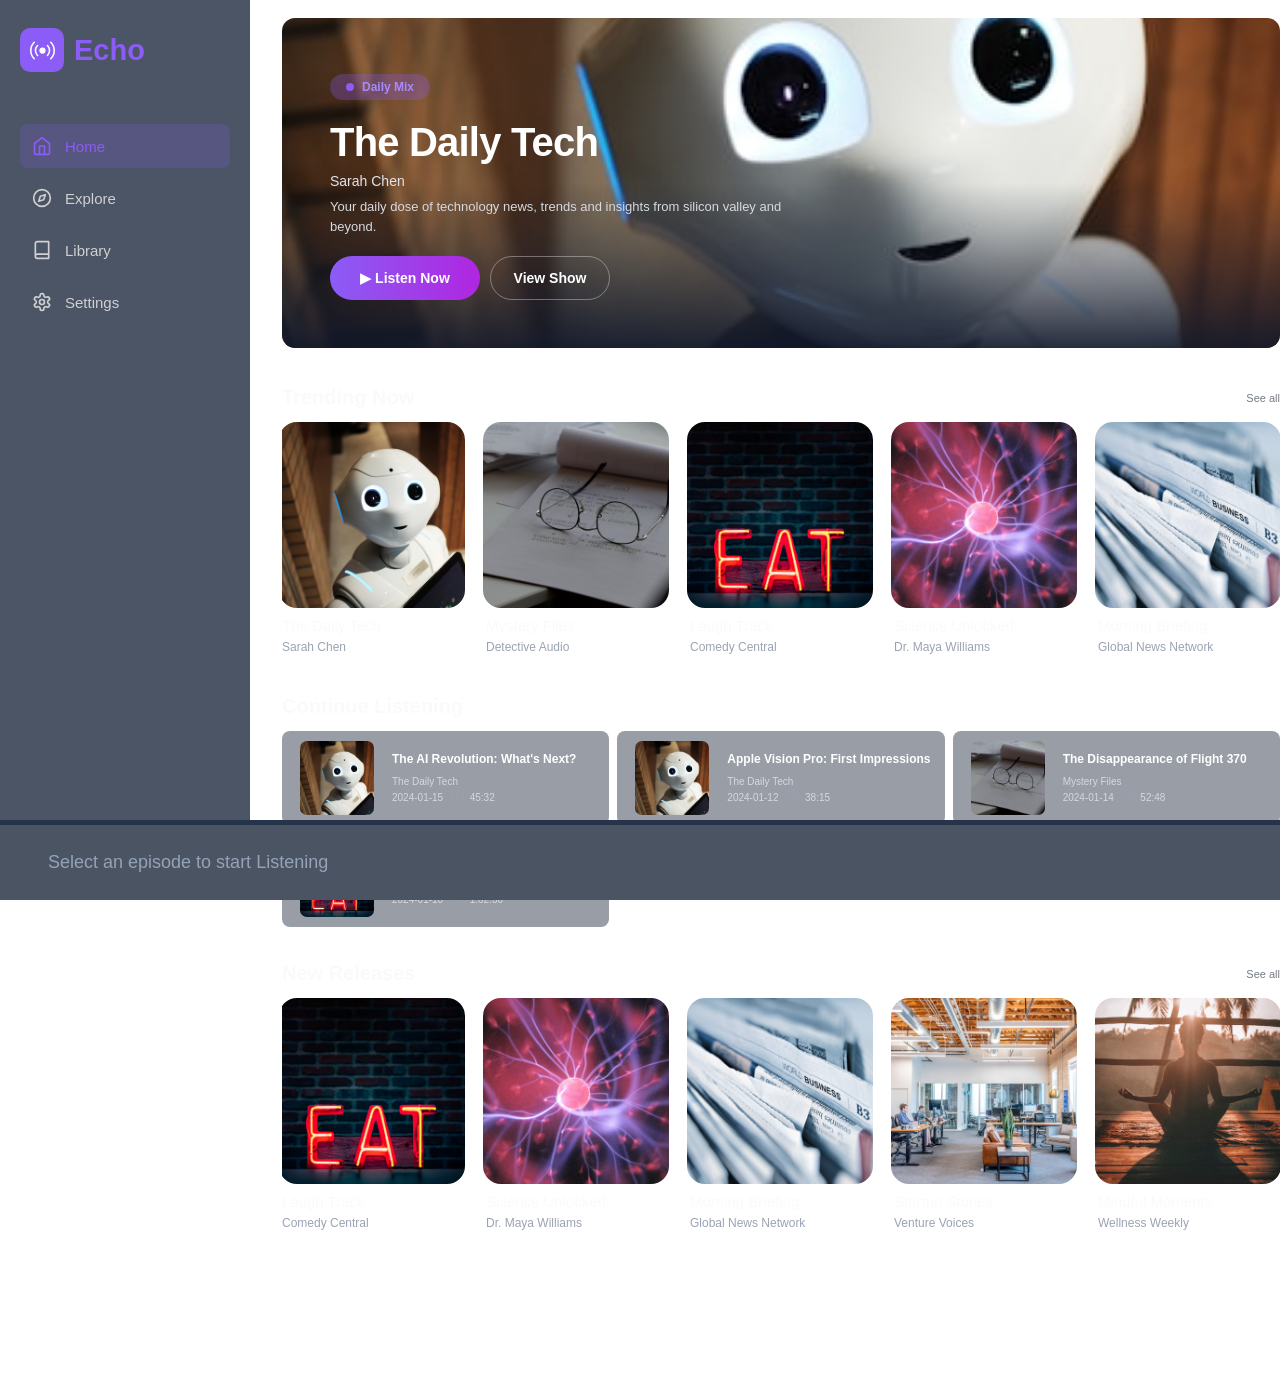
<file: index.html>
<!DOCTYPE html>
<html>
<head>
<link rel="stylesheet" href="https://cdnjs.cloudflare.com/ajax/libs/font-awesome/6.5.2/css/all.min.css">
<meta charset="utf-8"/>
<meta content="width=device-width, initial-scale=1.0" name="viewport"/>
<title>
   Echo Podcast
  </title>
<link href="css/style.css" rel="stylesheet"/>
</head>
<nav class="mobile-bottom-nav">

    <a href="index.html" class="active">
        <svg
            class="mobile-nav-icon"
            fill="none"
            height="20"
            stroke="currentColor"
            stroke-linecap="round"
            stroke-linejoin="round"
            stroke-width="2"
            viewBox="0 0 24 24"
            width="20">
            <path d="m3 9 9-7 9 7v11a2 2 0 0 1-2 2H5a2 2 0 0 1-2-2z"></path>
            <polyline points="9 22 9 12 15 12 15 22"></polyline>
        </svg>
        <span>Home</span>
    </a>

    <a href="explore.html">
        <svg
            class="mobile-nav-icon"
            fill="none"
            stroke="currentColor"
            stroke-linecap="round"
            stroke-linejoin="round"
            stroke-width="2"
            viewBox="0 0 24 24">
            <circle cx="12" cy="12" r="10"></circle>
            <polygon points="16 8 14 14 8 16 10 10 16 8"></polygon>
        </svg>
        <span>Explore</span>
    </a>

    <a href="library.html">
        <svg
            class="mobile-nav-icon"
            fill="none"
            height="20"
            stroke="currentColor"
            stroke-linecap="round"
            stroke-linejoin="round"
            stroke-width="2"
            viewBox="0 0 24 24"
            width="20">
            <path d="M4 19.5v-15A2.5 2.5 0 0 1 6.5 2H20v20H6.5a2.5 2.5 0 0 1 0-5H20"></path>
        </svg>
        <span>Library</span>
    </a>

    <a href="setting.html">
        <svg
            class="mobile-nav-icon"
            fill="none"
            height="20"
            stroke="currentColor"
            stroke-linecap="round"
            stroke-linejoin="round"
            stroke-width="2"
            viewBox="0 0 24 24"
            width="20">
            <path d="M12.22 2h-.44a2 2 0 0 0-2 2v.18a2 2 0 0 1-1 1.73l-.43.25a2 2 0 0 1-2 0l-.15-.08a2 2 0 0 0-2.73.73l-.22.38a2 2 0 0 0 .73 2.73l.15.1a2 2 0 0 1 1 1.72v.51a2 2 0 0 1-1 1.74l-.15.09a2 2 0 0 0-.73 2.73l.22.38a2 2 0 0 0 2.73.73l.15-.08a2 2 0 0 1 2 0l.43.25a2 2 0 0 1 1 1.73V20a2 2 0 0 0 2 2h.44a2 2 0 0 0 2-2v-.18a2 2 0 0 1 1-1.73l.43-.25a2 2 0 0 1 2 0l.15.08a2 2 0 0 0 2.73-.73l.22-.39a2 2 0 0 0-.73-2.73l-.15-.08a2 2 0 0 1-1-1.74v-.5a2 2 0 0 1 1-1.74l.15-.09a2 2 0 0 0 .73-2.73l-.22-.38a2 2 0 0 0-2.73-.73l-.15.08a2 2 0 0 1-2 0l-.43-.25a2 2 0 0 1-1-1.73V4a2 2 0 0 0-2-2z"></path>
            <circle cx="12" cy="12" r="3"></circle>
        </svg>
        <span>Settings</span>
    </a>

</nav>
<body class="echo-home-page">
<div class="sidebar">
<div class="logo">
<span class="logo-icon">
<svg class="bi bi-broadcast" fill="currentColor" height="24" viewbox="0 0 16 16" width="24" xmlns="http://www.w3.org/2000/svg">
<path d="M3.05 3.05a7 7 0 0 0 0 9.9.5.5 0 0 1-.707.707 8 8 0 0 1 0-11.314.5.5 0 0 1 .707.707m2.122 2.122a4 4 0 0 0 0 5.656.5.5 0 1 1-.708.708 5 5 0 0 1 0-7.072.5.5 0 0 1 .708.708m5.656-.708a.5.5 0 0 1 .708 0 5 5 0 0 1 0 7.072.5.5 0 1 1-.708-.708 4 4 0 0 0 0-5.656.5.5 0 0 1 0-.708m2.122-2.12a.5.5 0 0 1 .707 0 8 8 0 0 1 0 11.313.5.5 0 0 1-.707-.707 7 7 0 0 0 0-9.9.5.5 0 0 1 0-.707zM10 8a2 2 0 1 1-4 0 2 2 0 0 1 4 0">
</path>
</svg>
</span>
<span>
     Echo
    </span>
</div>
<div class="menu">
<a class="menu-item active" href="index.html">
<svg fill="none" height="20" stroke="currentColor" stroke-linecap="round" stroke-linejoin="round" stroke-width="2" viewbox="0 0 24 24" width="20">
<path d="m3 9 9-7 9 7v11a2 2 0 0 1-2 2H5a2 2 0 0 1-2-2z">
</path>
<polyline points="9 22 9 12 15 12 15 22">
</polyline>
</svg>
<span>
      Home
     </span>
</a>
<a class="menu-item" href="explore.html">
<svg fill="none" stroke="currentColor" stroke-linecap="round" stroke-linejoin="round" stroke-width="2" viewbox="0 0 24 24" xmlns="http://www.w3.org/2000/svg">
<circle cx="12" cy="12" r="10">
</circle>
<polygon points="16 8 14 14 8 16 10 10 16 8">
</polygon>
</svg>
<span>
      Explore
     </span>
</a>
<a class="menu-item" href="library.html">
<svg fill="none" height="20" stroke="currentColor" stroke-linecap="round" stroke-linejoin="round" stroke-width="2" viewbox="0 0 24 24" width="20">
<path d="M4 19.5v-15A2.5 2.5 0 0 1 6.5 2H20v20H6.5a2.5 2.5 0 0 1 0-5H20">
</path>
</svg>
<span>
      Library
     </span>
</a>
<a class="menu-item" href="setting.html">
<svg fill="none" height="20" stroke="currentColor" stroke-linecap="round" stroke-linejoin="round" stroke-width="2" viewbox="0 0 24 24" width="20">
<path d="M12.22 2h-.44a2 2 0 0 0-2 2v.18a2 2 0 0 1-1 1.73l-.43.25a2 2 0 0 1-2 0l-.15-.08a2 2 0 0 0-2.73.73l-.22.38a2 2 0 0 0 .73 2.73l.15.1a2 2 0 0 1 1 1.72v.51a2 2 0 0 1-1 1.74l-.15.09a2 2 0 0 0-.73 2.73l.22.38a2 2 0 0 0 2.73.73l.15-.08a2 2 0 0 1 2 0l.43.25a2 2 0 0 1 1 1.73V20a2 2 0 0 0 2 2h.44a2 2 0 0 0 2-2v-.18a2 2 0 0 1 1-1.73l.43-.25a2 2 0 0 1 2 0l.15.08a2 2 0 0 0 2.73-.73l.22-.39a2 2 0 0 0-.73-2.73l-.15-.08a2 2 0 0 1-1-1.74v-.5a2 2 0 0 1 1-1.74l.15-.09a2 2 0 0 0 .73-2.73l-.22-.38a2 2 0 0 0-2.73-.73l-.15.08a2 2 0 0 1-2 0l-.43-.25a2 2 0 0 1-1-1.73V4a2 2 0 0 0-2-2z">
</path>
<circle cx="12" cy="12" r="3">
</circle>
</svg>
<span>
      Settings
     </span>
</a>
</div>
</div>
<div class="main-content">
<div class="hero-section">
<div class="hero-content">
<div class="daily-mix">
<span class="hero-tag-dot">
</span>
<span class="profile-button">
       Daily Mix
      </span>
</div>
<div class="hero-text">
<h1>
       The Daily Tech
      </h1>
<p class="host-name">
       Sarah Chen
      </p>
<p class="hero-description">
       Your daily dose of technology news,
                                trends and insights from silicon valley and beyond.
      </p>
<div class="hero-buttons">
<button class="listen-button" data-show-id="daily-tech">
        ▶ Listen Now
       </button>
<button class="view-button" data-show-id="daily-tech">
        View Show
       </button>
</div>
</div>
</div>
</div>
<div class="section trending-section">
<div class="section-title">
<h2>
      Trending Now
     </h2>
<a href="explore.html">
      See all
     </a>
</div>
<div class="row trending-row">
<div class="col trending-card">
<div class="podcast-card" data-action="show" data-show-id="daily-tech">
<div class="podcast-image">
<img alt="The Daily Tech" src="./images/daily%20tech.jpeg"/>
<div class="video-button" data-action="play">
<svg class="bi bi-play-fill" fill="currentColor" height="16" viewbox="0 0 16 16" width="16" xmlns="http://www.w3.org/2000/svg">
<path d="m11.596 8.697-6.363 3.692c-.54.313-1.233-.066-1.233-.697V4.308c0-.63.692-1.01 1.233-.696l6.363 3.692a.802.802 0 0 1 0 1.393">
</path>
</svg>
</div>
</div>
<h3>
        The Daily Tech
       </h3>
<p>
        Sarah Chen
       </p>
</div>
</div>
<div class="col trending-card">
<div class="podcast-card" data-action="show" data-show-id="mystery-files">
<div class="podcast-image">
<img alt="Mystery Files" src="./images/Mystery%20Files.jpeg"/>
<div class="video-button" data-action="play">
<svg class="bi bi-play-fill" fill="currentColor" height="16" viewbox="0 0 16 16" width="16" xmlns="http://www.w3.org/2000/svg">
<path d="m11.596 8.697-6.363 3.692c-.54.313-1.233-.066-1.233-.697V4.308c0-.63.692-1.01 1.233-.696l6.363 3.692a.802.802 0 0 1 0 1.393">
</path>
</svg>
</div>
</div>
<h3>
        Mystery Files
       </h3>
<p>
        Detective Audio
       </p>
</div>
</div>
<div class="col trending-card">
<div class="podcast-card" data-action="show" data-show-id="laugh-track">
<div class="podcast-image">
<img alt="Laugh Track" src="./images/Laugh%20Track.jpeg"/>
<div class="video-button" data-action="play">
<svg class="bi bi-play-fill" fill="currentColor" height="16" viewbox="0 0 16 16" width="16" xmlns="http://www.w3.org/2000/svg">
<path d="m11.596 8.697-6.363 3.692c-.54.313-1.233-.066-1.233-.697V4.308c0-.63.692-1.01 1.233-.696l6.363 3.692a.802.802 0 0 1 0 1.393">
</path>
</svg>
</div>
</div>
<h3>
        Laugh Track
       </h3>
<p>
        Comedy Central
       </p>
</div>
</div>
<div class="col trending-card">
<div class="podcast-card" data-action="show" data-show-id="science-unlocked">
<div class="podcast-image">
<img alt="Science Unlocked" src="./images/Science%20Unlocked.jpeg"/>
<div class="video-button" data-action="play">
<svg class="bi bi-play-fill" fill="currentColor" height="16" viewbox="0 0 16 16" width="16" xmlns="http://www.w3.org/2000/svg">
<path d="m11.596 8.697-6.363 3.692c-.54.313-1.233-.066-1.233-.697V4.308c0-.63.692-1.01 1.233-.696l6.363 3.692a.802.802 0 0 1 0 1.393">
</path>
</svg>
</div>
</div>
<h3>
        Science Unlocked
       </h3>
<p>
        Dr. Maya Williams
       </p>
</div>
</div>
<div class="col trending-card">
<div class="podcast-card" data-action="show" data-show-id="morning-briefing">
<div class="podcast-image">
<img alt="Morning Briefing" src="./images/Morning Briefing.jpeg"/>
<div class="video-button" data-action="play">
<svg class="bi bi-play-fill" fill="currentColor" height="16" viewbox="0 0 16 16" width="16" xmlns="http://www.w3.org/2000/svg">
<path d="m11.596 8.697-6.363 3.692c-.54.313-1.233-.066-1.233-.697V4.308c0-.63.692-1.01 1.233-.696l6.363 3.692a.802.802 0 0 1 0 1.393">
</path>
</svg>
</div>
</div>
<h3>
        Morning Briefing
       </h3>
<p>
        Global News Network
       </p>
</div>
</div>
<div class="col trending-card">
<div class="podcast-card" data-action="show" data-show-id="startup-stories">
<div class="podcast-image">
<img alt="Startup Stories" src="./images/Startup Stories.jpeg"/>
<div class="video-button" data-action="play">
<svg class="bi bi-play-fill" fill="currentColor" height="16" viewbox="0 0 16 16" width="16" xmlns="http://www.w3.org/2000/svg">
<path d="m11.596 8.697-6.363 3.692c-.54.313-1.233-.066-1.233-.697V4.308c0-.63.692-1.01 1.233-.696l6.363 3.692a.802.802 0 0 1 0 1.393">
</path>
</svg>
</div>
</div>
<h3>
        Startup Stories
       </h3>
<p>
        Venture Voice
       </p>
</div>
</div>
</div>
</div>

<div class="section continue-section">
<div class="section-title">
<h2>
      Continue Listening
     </h2>
</div>
<div class="episode-list">

<div class="episode" data-duration="2732" data-episode-index="0" data-show-id="daily-tech" data-start-time="2700">
<div class="episode-icon">
<img alt="The Daily Tech" src="./images/daily%20tech.jpeg"/>
<div aria-label="Play episode" class="video-button" data-action="play"><svg class="bi bi-play-fill" fill="currentColor" height="16" viewbox="0 0 16 16" width="16" xmlns="http://www.w3.org/2000/svg"><path d="m11.596 8.697-6.363 3.692c-.54.313-1.233-.066-1.233-.697V4.308c0-.63.692-1.01 1.233-.696l6.363 3.692a.802.802 0 0 1 0 1.393"></path></svg></div></div>
<div class="episode-details">
<h3>
        The AI Revolution: What's Next?
       </h3>
<p>
        The Daily Tech
        <br/>
        2024-01-15
        <svg class="bi bi-clock" fill="currentColor" height="16" viewbox="0 0 16 16" width="16" xmlns="http://www.w3.org/2000/svg">
<path d="M8 3.5a.5.5 0 0 0-1 0V9a.5.5 0 0 0 .252.434l3.5 2a.5.5 0 0 0 .496-.868L8 8.71z">
</path>
<path d="M8 16A8 8 0 1 0 8 0a8 8 0 0 0 0 16m7-8A7 7 0 1 1 1 8a7 7 0 0 1 14 0">
</path>
</svg>
        45:32
       </p>
</div>
<button class="play-button">
       ▶
      </button>
</div>

<div class="episode" data-duration="2295" data-episode-index="1" data-show-id="daily-tech" data-start-time="0">
<div class="episode-icon">
<img alt="The Daily Tech" src="./images/daily%20tech.jpeg"/>
<div aria-label="Play episode" class="video-button" data-action="play">
<svg class="bi bi-play-fill" fill="currentColor" height="16" viewbox="0 0 16 16" width="16" xmlns="http://www.w3.org/2000/svg"><path d="m11.596 8.697-6.363 3.692c-.54-.313-1.233-.066-1.233-.697V4.308c0-.63.692-1.01 1.233-.696l6.363 3.692a.802.802 0 0 1 0 1.393"></path></svg>
</div>
</div>
<div class="episode-details">
<h3>
        Apple Vision Pro: First Impressions
       </h3>
<p>
        The Daily Tech
        <br/>
        2024-01-12
        <svg class="bi bi-clock" fill="currentColor" height="16" viewbox="0 0 16 16" width="16" xmlns="http://www.w3.org/2000/svg">
<path d="M8 3.5a.5.5 0 0 0-1 0V9a.5.5 0 0 0 .252.434l3.5 2a.5.5 0 0 0 .496-.868L8 8.71z">
</path>
<path d="M8 16A8 8 0 1 0 8 0a8 8 0 0 0 0 16m7-8A7 7 0 1 1 1 8a7 7 0 0 1 14 0">
</path>
</svg>
        38:15
       </p>
</div>
<button class="play-button">
       ▶
      </button>
</div>

<div class="episode" data-duration="3168" data-episode-index="0" data-show-id="mystery-files" data-start-time="0">
<div class="episode-icon">
<img alt="Mystery Files" src="./images/Mystery%20Files.jpeg"/>
<div aria-label="Play episode" class="video-button" data-action="play">
<svg class="bi bi-play-fill" fill="currentColor" height="16" viewbox="0 0 16 16" width="16" xmlns="http://www.w3.org/2000/svg"><path d="m11.596 8.697-6.363 3.692c-.54-.313-1.233-.066-1.233-.697V4.308c0-.63.692-1.01 1.233-.696l6.363 3.692a.802.802 0 0 1 0 1.393"></path></svg>
</div>
</div>
<div class="episode-details">
<h3>
        The Disappearance of Flight 370
       </h3>
<p>
        Mystery Files
        <br/>
        2024-01-14
        <svg class="bi bi-clock" fill="currentColor" height="16" viewbox="0 0 16 16" width="16" xmlns="http://www.w3.org/2000/svg">
<path d="M8 3.5a.5.5 0 0 0-1 0V9a.5.5 0 0 0 .252.434l3.5 2a.5.5 0 0 0 .496-.868L8 8.71z">
</path>
<path d="M8 16A8 8 0 1 0 8 0a8 8 0 0 0 0 16m7-8A7 7 0 1 1 1 8a7 7 0 0 1 14 0">
</path>
</svg>
        52:48
       </p>
</div>
<button class="play-button">
       ▶
      </button>
</div>

<div class="episode" data-duration="3750" data-episode-index="0" data-show-id="laugh-track" data-start-time="0">
<div class="episode-icon">
<img alt="Laugh Track" src="./images/Laugh%20Track.jpeg"/>
<div aria-label="Play episode" class="video-button" data-action="play">
<svg class="bi bi-play-fill" fill="currentColor" height="16" viewbox="0 0 16 16" width="16" xmlns="http://www.w3.org/2000/svg"><path d="m11.596 8.697-6.363 3.692c-.54-.313-1.233-.066-1.233-.697V4.308c0-.63.692-1.01 1.233-.696l6.363 3.692a.802.802 0 0 1 0 1.393"></path></svg>
</div>
</div>
<div class="episode-details">
<h3>
        Comedy Gold: Best of 2023
       </h3>
<p>
        Laugh Track
        <br/>
        2024-01-10
        <svg class="bi bi-clock" fill="currentColor" height="16" viewbox="0 0 16 16" width="16" xmlns="http://www.w3.org/2000/svg">
<path d="M8 3.5a.5.5 0 0 0-1 0V9a.5.5 0 0 0 .252.434l3.5 2a.5.5 0 0 0 .496-.868L8 8.71z">
</path>
<path d="M8 16A8 8 0 1 0 8 0a8 8 0 0 0 0 16m7-8A7 7 0 1 1 1 8a7 7 0 0 1 14 0">
</path>
</svg>
        1:02:30
       </p>
</div>
<button class="play-button">
       ▶
      </button>
</div>
</div>
</div>

<div class="section new-releases-section">
<div class="section-title">
<h2>
      New Releases
     </h2>
<a href="explore.html">
      See all
     </a>
</div>
<div class="row release-row">
<!-- Laugh Track -->
<div class="col release-card">
<div class="podcast-card" data-action="show" data-show-id="laugh-track">
<div class="podcast-image">
<img alt="Laugh Track" src="./images/Laugh%20Track.jpeg"/>
<!-- VIDEO BUTTON -->
<div class="video-button" data-action="play">
<svg class="bi bi-play-fill" fill="currentColor" height="16" viewbox="0 0 16 16" width="16" xmlns="http://www.w3.org/2000/svg">
<path d="m11.596 8.697-6.363 3.692c-.54.313-1.233-.066-1.233-.697V4.308c0-.63.692-1.01 1.233-.696l6.363 3.692a.802.802 0 0 1 0 1.393">
</path>
</svg>
</div>
</div>
<h3>
        Laugh Track
       </h3>
<p>
        Comedy Central
       </p>
</div>
</div>

<div class="col release-card">
<div class="podcast-card" data-action="show" data-show-id="science-unlocked">
<div class="podcast-image">
<img alt="Science Unlocked" src="./images/Science%20Unlocked.jpeg"/>
<!-- VIDEO BUTTON -->
<div class="video-button" data-action="play">
<svg class="bi bi-play-fill" fill="currentColor" height="16" viewbox="0 0 16 16" width="16" xmlns="http://www.w3.org/2000/svg">
<path d="m11.596 8.697-6.363 3.692c-.54.313-1.233-.066-1.233-.697V4.308c0-.63.692-1.01 1.233-.696l6.363 3.692a.802.802 0 0 1 0 1.393">
</path>
</svg>
</div>
</div>
<h3>
        Science Unlocked
       </h3>
<p>
        Dr. Maya Williams
       </p>
</div>
</div>

<div class="col release-card">
<div class="podcast-card" data-action="show" data-show-id="morning-briefing">
<div class="podcast-image">
<img alt="Morning Briefing" src="./images/Morning Briefing.jpeg"/>

<div class="video-button" data-action="play">
<svg class="bi bi-play-fill" fill="currentColor" height="16" viewbox="0 0 16 16" width="16" xmlns="http://www.w3.org/2000/svg">
<path d="m11.596 8.697-6.363 3.692c-.54.313-1.233-.066-1.233-.697V4.308c0-.63.692-1.01 1.233-.696l6.363 3.692a.802.802 0 0 1 0 1.393">
</path>
</svg>
</div>
</div>
<h3>
        Morning Briefing
       </h3>
<p>
        Global News Network
       </p>
</div>
</div>

<div class="col release-card">
<div class="podcast-card" data-action="show" data-show-id="startup-stories">
<div class="podcast-image">
<img alt="Startup Stories" src="./images/Startup%20Stories.jpeg"/>

<div class="video-button" data-action="play">
<svg class="bi bi-play-fill" fill="currentColor" height="16" viewbox="0 0 16 16" width="16" xmlns="http://www.w3.org/2000/svg">
<path d="m11.596 8.697-6.363 3.692c-.54.313-1.233-.066-1.233-.697V4.308c0-.63.692-1.01 1.233-.696l6.363 3.692a.802.802 0 0 1 0 1.393">
</path>
</svg>
</div>
</div>
<h3>
        Startup Stories
       </h3>
<p>
        Venture Voices
       </p>
</div>
</div>

<div class="col release-card">
<div class="podcast-card" data-action="show" data-show-id="mindful-moments">
<div class="podcast-image">
<img alt="Mindful Moments" src="./images/Mindful%20Moments.jpeg"/>

<div class="video-button" data-action="play">
<svg class="bi bi-play-fill" fill="currentColor" height="16" viewbox="0 0 16 16" width="16" xmlns="http://www.w3.org/2000/svg">
<path d="m11.596 8.697-6.363 3.692c-.54.313-1.233-.066-1.233-.697V4.308c0-.63.692-1.01 1.233-.696l6.363 3.692a.802.802 0 0 1 0 1.393">
</path>
</svg>
</div>
</div>
<h3>
        Mindful Moments
       </h3>
<p>
        Wellness Weekly
       </p>
</div>
</div>

<div class="col release-card">
<div class="podcast-card" data-action="show" data-show-id="future-forward">
<div class="podcast-image">
<img alt="Future Forward" src="./images/Future%20Forward.jpeg"/>

<div class="video-button" data-action="play">
<svg class="bi bi-play-fill" fill="currentColor" height="16" viewbox="0 0 16 16" width="16" xmlns="http://www.w3.org/2000/svg">
<path d="m11.596 8.697-6.363 3.692c-.54.313-1.233-.066-1.233-.697V4.308c0-.63.692-1.01 1.233-.696l6.363 3.692a.802.802 0 0 1 0 1.393">
</path>
</svg>
</div>
</div>
<h3>
        Future Forward
       </h3>
<p>
        Innovation Lab
       </p>
</div>
</div>
</div>
</div>
<section class="show-details" id="daily-tech">
<div class="show-top-area">
<button class="back-library" onclick="backToLibrary()" type="button">
<svg fill="currentColor" height="13" viewbox="0 0 16 16" width="13" xmlns="http://www.w3.org/2000/svg">
<path d="M11.354 1.646a.5.5 0 0 1 0 .708L5.707 8l5.647 5.646a.5.5 0 0 1-.708.708l-6-6a.5.5 0 0 1 0-.708l6-6a.5.5 0 0 1 .708 0" fill-rule="evenodd">
</path>
</svg>
<span>
       Back
      </span>
</button>
<div class="show-hero">
<img alt="The Daily Tech" class="show-cover" src="images/daily tech.jpeg"/>
<div class="show-info">
<span class="show-category">
        Technology
       </span>
<h1>
        The Daily Tech
       </h1>
<p class="show-author">
        Sarah Chen
       </p>
<p class="show-meta">
<span class="show-meta-item">
<svg aria-hidden="true" class="bi bi-people-fill" fill="currentColor" height="16" viewbox="0 0 16 16" width="16" xmlns="http://www.w3.org/2000/svg">
<path d="M7 14s-1 0-1-1 1-4 5-4 5 3 5 4-1 1-1 1zm4-6a3 3 0 1 0 0-6 3 3 0 0 0 0 6m-5.784 6A2.24 2.24 0 0 1 5 13c0-1.355.68-2.75 1.936-3.72A6.3 6.3 0 0 0 5 9c-4 0-5 3-5 4s1 1 1 1zM4.5 8a2.5 2.5 0 1 0 0-5 2.5 2.5 0 0 0 0 5">
</path>
</svg>
<span>
          1.2M subscribers
         </span>
</span>
<span class="show-meta-item">
<svg aria-hidden="true" class="bi bi-headphones" fill="currentColor" height="16" viewbox="0 0 16 16" width="16" xmlns="http://www.w3.org/2000/svg">
<path d="M8 3a5 5 0 0 0-5 5v1h1a1 1 0 0 1 1 1v3a1 1 0 0 1-1 1H3a1 1 0 0 1-1-1V8a6 6 0 1 1 12 0v5a1 1 0 0 1-1 1h-1a1 1 0 0 1-1-1v-3a1 1 0 0 1 1-1h1V8a5 5 0 0 0-5-5">
</path>
</svg>
<span>
          245 episodes
         </span>
</span>
</p>
<div class="show-actions">
<button class="latest-episode-button" onclick="openEpisodePlayer(document.querySelector('#daily-tech .episode-play'))" type="button">
<svg fill="currentColor" viewbox="0 0 24 24">
<path d="M8 5V19L19 12L8 5Z">
</path>
</svg>
<span>
          Latest Episode
         </span>
</button><button class="subscribe-button" type="button"><span>Subscribe</span></button><button aria-label="Share" class="share-button" type="button"><svg xmlns="http://www.w3.org/2000/svg" width="16" height="16" fill="currentColor" class="bi bi-share" viewBox="0 0 16 16" aria-hidden="true"><path d="M13.5 1a1.5 1.5 0 1 0 0 3 1.5 1.5 0 0 0 0-3M11 2.5a2.5 2.5 0 1 1 .603 1.628l-6.718 3.12a2.5 2.5 0 0 1 0 1.504l6.718 3.12a2.5 2.5 0 1 1-.488.876l-6.718-3.12a2.5 2.5 0 1 1 0-3.256l6.718-3.12A2.5 2.5 0 0 1 11 2.5m-8.5 4a1.5 1.5 0 1 0 0 3 1.5 1.5 0 0 0 0-3m11 5.5a1.5 1.5 0 1 0 0 3 1.5 1.5 0 0 0 0-3"></path></svg></button><button aria-label="Favorite" class="favorite-button" type="button">
<svg class="bi bi-suit-heart" fill="currentColor" height="16" viewbox="0 0 16 16" width="16" xmlns="http://www.w3.org/2000/svg">
<path d="m8 6.236-.894-1.789c-.222-.443-.607-1.08-1.152-1.595C5.418 2.345 4.776 2 4 2 2.324 2 1 3.326 1 4.92c0 1.211.554 2.066 1.868 3.37.337.334.721.695 1.146 1.093C5.122 10.423 6.5 11.717 8 13.447c1.5-1.73 2.878-3.024 3.986-4.064.425-.398.81-.76 1.146-1.093C14.446 6.986 15 6.131 15 4.92 15 3.326 13.676 2 12 2c-.777 0-1.418.345-1.954.852-.545.515-.93 1.152-1.152 1.595zm.392 8.292a.513.513 0 0 1-.784 0c-1.601-1.902-3.05-3.262-4.243-4.381C1.3 8.208 0 6.989 0 4.92 0 2.755 1.79 1 4 1c1.6 0 2.719 1.05 3.404 2.008.26.365.458.716.596.992a7.6 7.6 0 0 0 .596-.992C9.281 2.049 10.4 1 12 1c2.21 0 4 1.755 4 3.92 0 2.069-1.3 3.288-3.365 5.227-1.193 1.12-2.642 2.48-4.243 4.38z">
</path>
</svg>
</button></div>
</div>
</div>
</div>
<div class="show-tabs">
<button class="show-tab active" onclick="showEpisodes(this)" type="button">
      Episodes
     </button>
<button class="show-tab" onclick="showAbout(this)" type="button">
      About
     </button>
</div>
<div class="episodes-list">
<div class="episode-card" data-duration="2732" data-show-id="daily-tech" data-start-time="2700">
<div class="episode-number">
       01
      </div>
<div class="episode-content">
<h3>
        The AI Revolution: What's Next?
       </h3>
<p>
        The Daily Tech
       </p>
<span>
        2024-01-15 45:32
       </span>
</div>
<button aria-label="Play episode" class="episode-play" onclick="openEpisodePlayer(this)" type="button"><svg xmlns="http://www.w3.org/2000/svg" width="16" height="16" fill="currentColor" class="bi bi-play-fill" viewBox="0 0 16 16" aria-hidden="true"><path d="m11.596 8.697-6.363 3.692c-.54.313-1.233-.066-1.233-.697V4.308c0-.63.692-1.01 1.233-.696l6.363 3.692a.802.802 0 0 1 0 1.393"></path></svg></button>
</div>
<div class="episode-card">
<div class="episode-number">
       02
      </div>
<div class="episode-content">
<h3>
        Apple Vision Pro: First Impressions
       </h3>
<p>
        The Daily Tech
       </p>
<span>
        2024-01-12
                            38:15
       </span>
</div>
<button aria-label="Play episode" class="episode-play" onclick="openEpisodePlayer(this)" type="button"><svg xmlns="http://www.w3.org/2000/svg" width="16" height="16" fill="currentColor" class="bi bi-play-fill" viewBox="0 0 16 16" aria-hidden="true"><path d="m11.596 8.697-6.363 3.692c-.54.313-1.233-.066-1.233-.697V4.308c0-.63.692-1.01 1.233-.696l6.363 3.692a.802.802 0 0 1 0 1.393"></path></svg></button>
</div>
</div>
<div class="show-about">
<h2>
      About this show
     </h2>
<p>
      Your daily dose of technology news, trends, and insights from Silicon Valley and
                    beyond. Join us as we explore the latest innovations shaping our digital future.
     </p>
<h3>
      Host
     </h3>
<div class="host-info">
<div class="host-avatar">
</div>
<div>
<strong>
        Sarah Chen
       </strong>
<span>
        Creator &amp; Host
       </span>
</div>
</div>
</div>
</section><section class="show-details" id="mystery-files">
<div class="show-top-area">
<button class="back-library" onclick="backToLibrary()" type="button">
<svg fill="currentColor" height="13" viewbox="0 0 16 16" width="13" xmlns="http://www.w3.org/2000/svg">
<path d="M11.354 1.646a.5.5 0 0 1 0 .708L5.707 8l5.647 5.646a.5.5 0 0 1-.708.708l-6-6a.5.5 0 0 1 0-.708l6-6a.5.5 0 0 1 .708 0" fill-rule="evenodd">
</path>
</svg>
<span>
       Back
      </span>
</button>
<div class="show-hero">
<img alt="Mystery Files" class="show-cover" src="images/Mystery Files.jpeg"/>
<div class="show-info">
<span class="show-category">
        True Crime
       </span>
<h1>
        Mystery Files
       </h1>
<p class="show-author">
        Detective Audio
       </p>
<p class="show-meta">
<span class="show-meta-item">
<svg aria-hidden="true" class="bi bi-people-fill" fill="currentColor" height="16" viewbox="0 0 16 16" width="16" xmlns="http://www.w3.org/2000/svg">
<path d="M7 14s-1 0-1-1 1-4 5-4 5 3 5 4-1 1-1 1zm4-6a3 3 0 1 0 0-6 3 3 0 0 0 0 6m-5.784 6A2.24 2.24 0 0 1 5 13c0-1.355.68-2.75 1.936-3.72A6.3 6.3 0 0 0 5 9c-4 0-5 3-5 4s1 1 1 1zM4.5 8a2.5 2.5 0 1 0 0-5 2.5 2.5 0 0 0 0 5">
</path>
</svg>
<span>
          2.5M subscribers
         </span>
</span>
<span class="show-meta-item">
<svg aria-hidden="true" class="bi bi-headphones" fill="currentColor" height="16" viewbox="0 0 16 16" width="16" xmlns="http://www.w3.org/2000/svg">
<path d="M8 3a5 5 0 0 0-5 5v1h1a1 1 0 0 1 1 1v3a1 1 0 0 1-1 1H3a1 1 0 0 1-1-1V8a6 6 0 1 1 12 0v5a1 1 0 0 1-1 1h-1a1 1 0 0 1-1-1v-3a1 1 0 0 1 1-1h1V8a5 5 0 0 0-5-5">
</path>
</svg>
<span>
          189 episodes
         </span>
</span>
</p>
<div class="show-actions">
<button class="latest-episode-button" onclick="openEpisodePlayer(document.querySelector('#mystery-files .episode-play'))" type="button">
<svg fill="currentColor" viewbox="0 0 24 24">
<path d="M8 5V19L19 12L8 5Z">
</path>
</svg>
<span>
          Latest Episode
         </span>
</button><button class="subscribe-button" type="button">
   <svg class="bi bi-suit-heart" fill="currentColor" height="16" viewbox="0 0 16 16" width="16" xmlns="http://www.w3.org/2000/svg">
<path d="m8 6.236-.894-1.789c-.222-.443-.607-1.08-1.152-1.595C5.418 2.345 4.776 2 4 2 2.324 2 1 3.326 1 4.92c0 1.211.554 2.066 1.868 3.37.337.334.721.695 1.146 1.093C5.122 10.423 6.5 11.717 8 13.447c1.5-1.73 2.878-3.024 3.986-4.064.425-.398.81-.76 1.146-1.093C14.446 6.986 15 6.131 15 4.92 15 3.326 13.676 2 12 2c-.777 0-1.418.345-1.954.852-.545.515-.93 1.152-1.152 1.595zm.392 8.292a.513.513 0 0 1-.784 0c-1.601-1.902-3.05-3.262-4.243-4.381C1.3 8.208 0 6.989 0 4.92 0 2.755 1.79 1 4 1c1.6 0 2.719 1.05 3.404 2.008.26.365.458.716.596.992a7.6 7.6 0 0 0 .596-.992C9.281 2.049 10.4 1 12 1c2.21 0 4 1.755 4 3.92 0 2.069-1.3 3.288-3.365 5.227-1.193 1.12-2.642 2.48-4.243 4.38z">
</path>
</svg> <span>Subscribe</span></button><button aria-label="Share" class="share-button" type="button"><svg xmlns="http://www.w3.org/2000/svg" width="16" height="16" fill="currentColor" class="bi bi-share" viewBox="0 0 16 16" aria-hidden="true"><path d="M13.5 1a1.5 1.5 0 1 0 0 3 1.5 1.5 0 0 0 0-3M11 2.5a2.5 2.5 0 1 1 .603 1.628l-6.718 3.12a2.5 2.5 0 0 1 0 1.504l6.718 3.12a2.5 2.5 0 1 1-.488.876l-6.718-3.12a2.5 2.5 0 1 1 0-3.256l6.718-3.12A2.5 2.5 0 0 1 11 2.5m-8.5 4a1.5 1.5 0 1 0 0 3 1.5 1.5 0 0 0 0-3m11 5.5a1.5 1.5 0 1 0 0 3 1.5 1.5 0 0 0 0-3"></path></svg></button><button aria-label="Favorite" class="favorite-button" type="button">
</button></div>
</div>
</div>
</div>
<div class="show-tabs">
<button class="show-tab active" onclick="showEpisodes(this)" type="button">
      Episodes
     </button>
<button class="show-tab" onclick="showAbout(this)" type="button">
      About
     </button>
</div>
<div class="episodes-list">
<div class="episode-card" data-duration="3168" data-show-id="mystery-files" data-start-time="0">
<div class="episode-number">
       01
      </div>
<div class="episode-content">
<h3>
        The Disappearance of Flight 370
       </h3>
<p>
        An investigation into one of aviation's greatest mysteries
       </p>
<span>
        2024-01-14 52:48
       </span>
</div>
<button aria-label="Play episode" class="episode-play" onclick="openEpisodePlayer(this)" type="button"><svg xmlns="http://www.w3.org/2000/svg" width="16" height="16" fill="currentColor" class="bi bi-play-fill" viewBox="0 0 16 16" aria-hidden="true"><path d="m11.596 8.697-6.363 3.692c-.54.313-1.233-.066-1.233-.697V4.308c0-.63.692-1.01 1.233-.696l6.363 3.692a.802.802 0 0 1 0 1.393"></path></svg></button>
</div>
</div>
<div class="show-about">
<h2>
      About this show
     </h2>
<p>
      Dive deep into unsolved mysteries, cold cases, and fascinating criminal
                    investigations. Each episode unravels a new puzzle.
     </p>
<h3>
      Host
     </h3>
<div class="host-info">
<div class="host-avatar">
</div>
<div>
<strong>
        Detective Audio
       </strong>
<span>
        Creator &amp; Host
       </span>
</div>
</div>
</div>
</section><section class="show-details" id="laugh-track">
<div class="show-top-area">
<button class="back-library" onclick="backToLibrary()" type="button">
<svg fill="currentColor" height="13" viewbox="0 0 16 16" width="13" xmlns="http://www.w3.org/2000/svg">
<path d="M11.354 1.646a.5.5 0 0 1 0 .708L5.707 8l5.647 5.646a.5.5 0 0 1-.708.708l-6-6a.5.5 0 0 1 0-.708l6-6a.5.5 0 0 1 .708 0" fill-rule="evenodd">
</path>
</svg>
<span>
       Back
      </span>
</button>
<div class="show-hero">
<img alt="Laugh Track" class="show-cover" src="images/Laugh Track.jpeg"/>
<div class="show-info">
<span class="show-category">
        Comedy
       </span>
<h1>
        Laugh Track
       </h1>
<p class="show-author">
        Comedy Central
       </p>
<p class="show-meta">
<span class="show-meta-item">
<svg aria-hidden="true" class="bi bi-people-fill" fill="currentColor" height="16" viewbox="0 0 16 16" width="16" xmlns="http://www.w3.org/2000/svg">
<path d="M7 14s-1 0-1-1 1-4 5-4 5 3 5 4-1 1-1 1zm4-6a3 3 0 1 0 0-6 3 3 0 0 0 0 6m-5.784 6A2.24 2.24 0 0 1 5 13c0-1.355.68-2.75 1.936-3.72A6.3 6.3 0 0 0 5 9c-4 0-5 3-5 4s1 1 1 1zM4.5 8a2.5 2.5 0 1 0 0-5 2.5 2.5 0 0 0 0 5">
</path>
</svg>
<span>
          890K subscribers
         </span>
</span>
<span class="show-meta-item">
<svg aria-hidden="true" class="bi bi-headphones" fill="currentColor" height="16" viewbox="0 0 16 16" width="16" xmlns="http://www.w3.org/2000/svg">
<path d="M8 3a5 5 0 0 0-5 5v1h1a1 1 0 0 1 1 1v3a1 1 0 0 1-1 1H3a1 1 0 0 1-1-1V8a6 6 0 1 1 12 0v5a1 1 0 0 1-1 1h-1a1 1 0 0 1-1-1v-3a1 1 0 0 1 1-1h1V8a5 5 0 0 0-5-5">
</path>
</svg>
<span>
          312 episodes
         </span>
</span>
</p>
<div class="show-actions">
<button class="latest-episode-button" onclick="openEpisodePlayer(document.querySelector('#laugh-track .episode-play'))" type="button">
<svg fill="currentColor" viewbox="0 0 24 24">
<path d="M8 5V19L19 12L8 5Z">
</path>
</svg>
<span>
          Latest Episode
         </span>
</button><button class="subscribe-button" type="button"><span>Subscribe</span></button><button aria-label="Share" class="share-button" type="button"><svg xmlns="http://www.w3.org/2000/svg" width="16" height="16" fill="currentColor" class="bi bi-share" viewBox="0 0 16 16" aria-hidden="true"><path d="M13.5 1a1.5 1.5 0 1 0 0 3 1.5 1.5 0 0 0 0-3M11 2.5a2.5 2.5 0 1 1 .603 1.628l-6.718 3.12a2.5 2.5 0 0 1 0 1.504l6.718 3.12a2.5 2.5 0 1 1-.488.876l-6.718-3.12a2.5 2.5 0 1 1 0-3.256l6.718-3.12A2.5 2.5 0 0 1 11 2.5m-8.5 4a1.5 1.5 0 1 0 0 3 1.5 1.5 0 0 0 0-3m11 5.5a1.5 1.5 0 1 0 0 3 1.5 1.5 0 0 0 0-3"></path></svg></button><button aria-label="Favorite" class="favorite-button" type="button">
<svg class="bi bi-suit-heart" fill="currentColor" height="16" viewbox="0 0 16 16" width="16" xmlns="http://www.w3.org/2000/svg">
<path d="m8 6.236-.894-1.789c-.222-.443-.607-1.08-1.152-1.595C5.418 2.345 4.776 2 4 2 2.324 2 1 3.326 1 4.92c0 1.211.554 2.066 1.868 3.37.337.334.721.695 1.146 1.093C5.122 10.423 6.5 11.717 8 13.447c1.5-1.73 2.878-3.024 3.986-4.064.425-.398.81-.76 1.146-1.093C14.446 6.986 15 6.131 15 4.92 15 3.326 13.676 2 12 2c-.777 0-1.418.345-1.954.852-.545.515-.93 1.152-1.152 1.595zm.392 8.292a.513.513 0 0 1-.784 0c-1.601-1.902-3.05-3.262-4.243-4.381C1.3 8.208 0 6.989 0 4.92 0 2.755 1.79 1 4 1c1.6 0 2.719 1.05 3.404 2.008.26.365.458.716.596.992a7.6 7.6 0 0 0 .596-.992C9.281 2.049 10.4 1 12 1c2.21 0 4 1.755 4 3.92 0 2.069-1.3 3.288-3.365 5.227-1.193 1.12-2.642 2.48-4.243 4.38z">
</path>
</svg>
</button></div>
</div>
</div>
</div>
<div class="show-tabs">
<button class="show-tab active" onclick="showEpisodes(this)" type="button">
      Episodes
     </button>
<button class="show-tab" onclick="showAbout(this)" type="button">
      About
     </button>
</div>
<div class="episodes-list">
<div class="episode-card" data-duration="3750" data-show-id="laugh-track" data-start-time="0">
<div class="episode-number">
       01
      </div>
<div class="episode-content">
<h3>
        Comedy Gold: Best of 2023
       </h3>
<p>
        Laugh Track
       </p>
<span>
        2024-01-10 1:02:30
       </span>
</div>
<button aria-label="Play episode" class="episode-play" onclick="openEpisodePlayer(this)" type="button"><svg xmlns="http://www.w3.org/2000/svg" width="16" height="16" fill="currentColor" class="bi bi-play-fill" viewBox="0 0 16 16" aria-hidden="true"><path d="m11.596 8.697-6.363 3.692c-.54.313-1.233-.066-1.233-.697V4.308c0-.63.692-1.01 1.233-.696l6.363 3.692a.802.802 0 0 1 0 1.393"></path></svg></button>
</div>
</div>
<div class="show-about">
<h2>
      About this show
     </h2>
<p>
      Stand-up highlights, comedy sketches, and hilarious conversations with the funniest
                    people in entertainment.
     </p>
<h3>
      Host
     </h3>
<div class="host-info">
<div class="host-avatar">
</div>
<div>
<strong>
        Comedy Central
       </strong>
<span>
        Creator &amp; Host
       </span>
</div>
</div>
</div>
</section><section class="show-details" id="science-unlocked">
<div class="show-top-area">
<button class="back-library" onclick="backToLibrary()" type="button">
<svg fill="currentColor" height="13" viewbox="0 0 16 16" width="13" xmlns="http://www.w3.org/2000/svg">
<path d="M11.354 1.646a.5.5 0 0 1 0 .708L5.707 8l5.647 5.646a.5.5 0 0 1-.708.708l-6-6a.5.5 0 0 1 0-.708l6-6a.5.5 0 0 1 .708 0" fill-rule="evenodd">
</path>
</svg>
<span>
       Back
      </span>
</button>
<div class="show-hero">
<img alt="Science Unlocked" class="show-cover" src="images/Science Unlocked.jpeg"/>
<div class="show-info">
<span class="show-category">
        Science
       </span>
<h1>
        Science Unlocked
       </h1>
<p class="show-author">
        Dr. Maya Williams
       </p>
<p class="show-meta">
<span class="show-meta-item">
<svg aria-hidden="true" class="bi bi-people-fill" fill="currentColor" height="16" viewbox="0 0 16 16" width="16" xmlns="http://www.w3.org/2000/svg">
<path d="M7 14s-1 0-1-1 1-4 5-4 5 3 5 4-1 1-1 1zm4-6a3 3 0 1 0 0-6 3 3 0 0 0 0 6m-5.784 6A2.24 2.24 0 0 1 5 13c0-1.355.68-2.75 1.936-3.72A6.3 6.3 0 0 0 5 9c-4 0-5 3-5 4s1 1 1 1zM4.5 8a2.5 2.5 0 1 0 0-5 2.5 2.5 0 0 0 0 5">
</path>
</svg>
<span>
          750K subscribers
         </span>
</span>
<span class="show-meta-item">
<svg aria-hidden="true" class="bi bi-headphones" fill="currentColor" height="16" viewbox="0 0 16 16" width="16" xmlns="http://www.w3.org/2000/svg">
<path d="M8 3a5 5 0 0 0-5 5v1h1a1 1 0 0 1 1 1v3a1 1 0 0 1-1 1H3a1 1 0 0 1-1-1V8a6 6 0 1 1 12 0v5a1 1 0 0 1-1 1h-1a1 1 0 0 1-1-1v-3a1 1 0 0 1 1-1h1V8a5 5 0 0 0-5-5">
</path>
</svg>
<span>
          156 episodes
         </span>
</span>
</p>
<div class="show-actions">
<button class="latest-episode-button" onclick="openEpisodePlayer(document.querySelector('#science-unlocked .episode-play'))" type="button">
<svg fill="currentColor" viewbox="0 0 24 24">
<path d="M8 5V19L19 12L8 5Z">
</path>
</svg>
<span>
          Latest Episode
         </span>
</button><button class="subscribe-button" type="button"><span>Subscribe</span></button><button aria-label="Share" class="share-button" type="button"><svg xmlns="http://www.w3.org/2000/svg" width="16" height="16" fill="currentColor" class="bi bi-share" viewBox="0 0 16 16" aria-hidden="true"><path d="M13.5 1a1.5 1.5 0 1 0 0 3 1.5 1.5 0 0 0 0-3M11 2.5a2.5 2.5 0 1 1 .603 1.628l-6.718 3.12a2.5 2.5 0 0 1 0 1.504l6.718 3.12a2.5 2.5 0 1 1-.488.876l-6.718-3.12a2.5 2.5 0 1 1 0-3.256l6.718-3.12A2.5 2.5 0 0 1 11 2.5m-8.5 4a1.5 1.5 0 1 0 0 3 1.5 1.5 0 0 0 0-3m11 5.5a1.5 1.5 0 1 0 0 3 1.5 1.5 0 0 0 0-3"></path></svg></button><button aria-label="Favorite" class="favorite-button" type="button">
<svg class="bi bi-suit-heart" fill="currentColor" height="16" viewbox="0 0 16 16" width="16" xmlns="http://www.w3.org/2000/svg">
<path d="m8 6.236-.894-1.789c-.222-.443-.607-1.08-1.152-1.595C5.418 2.345 4.776 2 4 2 2.324 2 1 3.326 1 4.92c0 1.211.554 2.066 1.868 3.37.337.334.721.695 1.146 1.093C5.122 10.423 6.5 11.717 8 13.447c1.5-1.73 2.878-3.024 3.986-4.064.425-.398.81-.76 1.146-1.093C14.446 6.986 15 6.131 15 4.92 15 3.326 13.676 2 12 2c-.777 0-1.418.345-1.954.852-.545.515-.93 1.152-1.152 1.595zm.392 8.292a.513.513 0 0 1-.784 0c-1.601-1.902-3.05-3.262-4.243-4.381C1.3 8.208 0 6.989 0 4.92 0 2.755 1.79 1 4 1c1.6 0 2.719 1.05 3.404 2.008.26.365.458.716.596.992a7.6 7.6 0 0 0 .596-.992C9.281 2.049 10.4 1 12 1c2.21 0 4 1.755 4 3.92 0 2.069-1.3 3.288-3.365 5.227-1.193 1.12-2.642 2.48-4.243 4.38z">
</path>
</svg>
</button></div>
</div>
</div>
</div>
<div class="show-tabs">
<button class="show-tab active" onclick="showEpisodes(this)" type="button">
      Episodes
     </button>
<button class="show-tab" onclick="showAbout(this)" type="button">
      About
     </button>
</div>
<div class="episodes-list">
<div class="episode-card" data-duration="2480" data-show-id="science-unlocked" data-start-time="0">
<div class="episode-number">
       01
      </div>
<div class="episode-content">
<h3>
        The James Webb Telescope: New Discoveries
       </h3>
<p>
        Science Unlocked
       </p>
<span>
        2024-01-13 41:20
       </span>
</div>
<button aria-label="Play episode" class="episode-play" onclick="openEpisodePlayer(this)" type="button"><svg xmlns="http://www.w3.org/2000/svg" width="16" height="16" fill="currentColor" class="bi bi-play-fill" viewBox="0 0 16 16" aria-hidden="true"><path d="m11.596 8.697-6.363 3.692c-.54.313-1.233-.066-1.233-.697V4.308c0-.63.692-1.01 1.233-.696l6.363 3.692a.802.802 0 0 1 0 1.393"></path></svg></button>
</div>
</div>
<div class="show-about">
<h2>
      About this show
     </h2>
<p>
      Breaking down complex scientific concepts into fascinating stories. From quantum
                    physics to evolutionary biology.
     </p>
<h3>
      Host
     </h3>
<div class="host-info">
<div class="host-avatar">
</div>
<div>
<strong>
        Dr. Maya Williams
       </strong>
<span>
        Creator &amp; Host
       </span>
</div>
</div>
</div>
</section><section class="show-details" id="morning-briefing">
<div class="show-top-area">
<button class="back-library" onclick="backToLibrary()" type="button">
<svg fill="currentColor" height="13" viewbox="0 0 16 16" width="13" xmlns="http://www.w3.org/2000/svg">
<path d="M11.354 1.646a.5.5 0 0 1 0 .708L5.707 8l5.647 5.646a.5.5 0 0 1-.708.708l-6-6a.5.5 0 0 1 0-.708l6-6a.5.5 0 0 1 .708 0" fill-rule="evenodd">
</path>
</svg>
<span>
       Back
      </span>
</button>
<div class="show-hero">
<img alt="Morning Briefing" class="show-cover" src="images/Morning Briefing.jpeg"/>
<div class="show-info">
<span class="show-category">
        News
       </span>
<h1>
        Morning Briefing
       </h1>
<p class="show-author">
        Global News Network
       </p>
<p class="show-meta">
<span class="show-meta-item">
<svg aria-hidden="true" class="bi bi-people-fill" fill="currentColor" height="16" viewbox="0 0 16 16" width="16" xmlns="http://www.w3.org/2000/svg">
<path d="M7 14s-1 0-1-1 1-4 5-4 5 3 5 4-1 1-1 1zm4-6a3 3 0 1 0 0-6 3 3 0 0 0 0 6m-5.784 6A2.24 2.24 0 0 1 5 13c0-1.355.68-2.75 1.936-3.72A6.3 6.3 0 0 0 5 9c-4 0-5 3-5 4s1 1 1 1zM4.5 8a2.5 2.5 0 1 0 0-5 2.5 2.5 0 0 0 0 5">
</path>
</svg>
<span>
          3.1M subscribers
         </span>
</span>
<span class="show-meta-item">
<svg aria-hidden="true" class="bi bi-headphones" fill="currentColor" height="16" viewbox="0 0 16 16" width="16" xmlns="http://www.w3.org/2000/svg">
<path d="M8 3a5 5 0 0 0-5 5v1h1a1 1 0 0 1 1 1v3a1 1 0 0 1-1 1H3a1 1 0 0 1-1-1V8a6 6 0 1 1 12 0v5a1 1 0 0 1-1 1h-1a1 1 0 0 1-1-1v-3a1 1 0 0 1 1-1h1V8a5 5 0 0 0-5-5">
</path>
</svg>
<span>
          520 episodes
         </span>
</span>
</p>
<div class="show-actions">
<button class="latest-episode-button" onclick="openEpisodePlayer(document.querySelector('#morning-briefing .episode-play'))" type="button">
<svg fill="currentColor" viewbox="0 0 24 24">
<path d="M8 5V19L19 12L8 5Z">
</path>
</svg>
<span>
          Latest Episode
         </span>
</button><button class="subscribe-button" type="button"><span>Subscribe</span></button><button aria-label="Share" class="share-button" type="button"><svg xmlns="http://www.w3.org/2000/svg" width="16" height="16" fill="currentColor" class="bi bi-share" viewBox="0 0 16 16" aria-hidden="true"><path d="M13.5 1a1.5 1.5 0 1 0 0 3 1.5 1.5 0 0 0 0-3M11 2.5a2.5 2.5 0 1 1 .603 1.628l-6.718 3.12a2.5 2.5 0 0 1 0 1.504l6.718 3.12a2.5 2.5 0 1 1-.488.876l-6.718-3.12a2.5 2.5 0 1 1 0-3.256l6.718-3.12A2.5 2.5 0 0 1 11 2.5m-8.5 4a1.5 1.5 0 1 0 0 3 1.5 1.5 0 0 0 0-3m11 5.5a1.5 1.5 0 1 0 0 3 1.5 1.5 0 0 0 0-3"></path></svg></button><button aria-label="Favorite" class="favorite-button" type="button">
<svg class="bi bi-suit-heart" fill="currentColor" height="16" viewbox="0 0 16 16" width="16" xmlns="http://www.w3.org/2000/svg">
<path d="m8 6.236-.894-1.789c-.222-.443-.607-1.08-1.152-1.595C5.418 2.345 4.776 2 4 2 2.324 2 1 3.326 1 4.92c0 1.211.554 2.066 1.868 3.37.337.334.721.695 1.146 1.093C5.122 10.423 6.5 11.717 8 13.447c1.5-1.73 2.878-3.024 3.986-4.064.425-.398.81-.76 1.146-1.093C14.446 6.986 15 6.131 15 4.92 15 3.326 13.676 2 12 2c-.777 0-1.418.345-1.954.852-.545.515-.93 1.152-1.152 1.595zm.392 8.292a.513.513 0 0 1-.784 0c-1.601-1.902-3.05-3.262-4.243-4.381C1.3 8.208 0 6.989 0 4.92 0 2.755 1.79 1 4 1c1.6 0 2.719 1.05 3.404 2.008.26.365.458.716.596.992a7.6 7.6 0 0 0 .596-.992C9.281 2.049 10.4 1 12 1c2.21 0 4 1.755 4 3.92 0 2.069-1.3 3.288-3.365 5.227-1.193 1.12-2.642 2.48-4.243 4.38z">
</path>
</svg>
</button></div>
</div>
</div>
</div>
<div class="show-tabs">
<button class="show-tab active" onclick="showEpisodes(this)" type="button">
      Episodes
     </button>
<button class="show-tab" onclick="showAbout(this)" type="button">
      About
     </button>
</div>
<div class="episodes-list">
<div class="episode-card" data-duration="1725" data-show-id="morning-briefing" data-start-time="0">
<div class="episode-number">
       01
      </div>
<div class="episode-content">
<h3>
        Global Markets Update: January 2024
       </h3>
<p>
        Morning Briefing
       </p>
<span>
        2024-01-15 28:45
       </span>
</div>
<button aria-label="Play episode" class="episode-play" onclick="openEpisodePlayer(this)" type="button"><svg xmlns="http://www.w3.org/2000/svg" width="16" height="16" fill="currentColor" class="bi bi-play-fill" viewBox="0 0 16 16" aria-hidden="true"><path d="m11.596 8.697-6.363 3.692c-.54.313-1.233-.066-1.233-.697V4.308c0-.63.692-1.01 1.233-.696l6.363 3.692a.802.802 0 0 1 0 1.393"></path></svg></button>
</div>
</div>
<div class="show-about">
<h2>
      About this show
     </h2>
<p>
      Start your day informed with comprehensive news coverage from around the world.
     </p>
<h3>
      Host
     </h3>
<div class="host-info">
<div class="host-avatar">
</div>
<div>
<strong>
        Global News Network
       </strong>
<span>
        Creator &amp; Host
       </span>
</div>
</div>
</div>
</section><section class="show-details" id="startup-stories">
<div class="show-top-area">
<button class="back-library" onclick="backToLibrary()" type="button">
<svg fill="currentColor" height="13" viewbox="0 0 16 16" width="13" xmlns="http://www.w3.org/2000/svg">
<path d="M11.354 1.646a.5.5 0 0 1 0 .708L5.707 8l5.647 5.646a.5.5 0 0 1-.708.708l-6-6a.5.5 0 0 1 0-.708l6-6a.5.5 0 0 1 .708 0" fill-rule="evenodd">
</path>
</svg>
<span>
       Back
      </span>
</button>
<div class="show-hero">
<img alt="Startup Stories" class="show-cover" src="images/Startup Stories.jpeg"/>
<div class="show-info">
<span class="show-category">
        Business
       </span>
<h1>
        Startup Stories
       </h1>
<p class="show-author">
        Venture Voice
       </p>
<p class="show-meta">
<span class="show-meta-item">
<span aria-hidden="true">
          <svg aria-hidden="true" class="bi bi-people-fill" fill="currentColor" height="16" viewbox="0 0 16 16" width="16" xmlns="http://www.w3.org/2000/svg">
<path d="M7 14s-1 0-1-1 1-4 5-4 5 3 5 4-1 1-1 1zm4-6a3 3 0 1 0 0-6 3 3 0 0 0 0 6m-5.784 6A2.24 2.24 0 0 1 5 13c0-1.355.68-2.75 1.936-3.72A6.3 6.3 0 0 0 5 9c-4 0-5 3-5 4s1 1 1 1zM4.5 8a2.5 2.5 0 1 0 0-5 2.5 2.5 0 0 0 0 5">
</path>
</svg>
         </span>
<span>
          420K subscribers
         </span>
</span>
<span class="show-meta-item">
<span aria-hidden="true">
          <svg aria-hidden="true" class="bi bi-headphones" fill="currentColor" height="16" viewbox="0 0 16 16" width="16" xmlns="http://www.w3.org/2000/svg">
<path d="M8 3a5 5 0 0 0-5 5v1h1a1 1 0 0 1 1 1v3a1 1 0 0 1-1 1H3a1 1 0 0 1-1-1V8a6 6 0 1 1 12 0v5a1 1 0 0 1-1 1h-1a1 1 0 0 1-1-1v-3a1 1 0 0 1 1-1h1V8a5 5 0 0 0-5-5">
</path>
</svg>
         </span>
<span>
          98 episodes
         </span>
</span>
</p>
<div class="show-actions">
<button class="latest-episode-button" onclick="openEpisodePlayer(document.querySelector('#startup-stories .episode-play'))" type="button">
<svg fill="currentColor" viewbox="0 0 24 24">
<path d="M8 5V19L19 12L8 5Z">
</path>
</svg>
<span>
          Latest Episode
         </span>
</button><button class="subscribe-button" type="button"><span>Subscribe</span></button><button aria-label="Share" class="share-button" type="button"><svg xmlns="http://www.w3.org/2000/svg" width="16" height="16" fill="currentColor" class="bi bi-share" viewBox="0 0 16 16" aria-hidden="true"><path d="M13.5 1a1.5 1.5 0 1 0 0 3 1.5 1.5 0 0 0 0-3M11 2.5a2.5 2.5 0 1 1 .603 1.628l-6.718 3.12a2.5 2.5 0 0 1 0 1.504l6.718 3.12a2.5 2.5 0 1 1-.488.876l-6.718-3.12a2.5 2.5 0 1 1 0-3.256l6.718-3.12A2.5 2.5 0 0 1 11 2.5m-8.5 4a1.5 1.5 0 1 0 0 3 1.5 1.5 0 0 0 0-3m11 5.5a1.5 1.5 0 1 0 0 3 1.5 1.5 0 0 0 0-3"></path></svg></button><button aria-label="Favorite" class="favorite-button" type="button">
<svg class="bi bi-suit-heart" fill="currentColor" height="16" viewbox="0 0 16 16" width="16" xmlns="http://www.w3.org/2000/svg">
<path d="m8 6.236-.894-1.789c-.222-.443-.607-1.08-1.152-1.595C5.418 2.345 4.776 2 4 2 2.324 2 1 3.326 1 4.92c0 1.211.554 2.066 1.868 3.37.337.334.721.695 1.146 1.093C5.122 10.423 6.5 11.717 8 13.447c1.5-1.73 2.878-3.024 3.986-4.064.425-.398.81-.76 1.146-1.093C14.446 6.986 15 6.131 15 4.92 15 3.326 13.676 2 12 2c-.777 0-1.418.345-1.954.852-.545.515-.93 1.152-1.152 1.595zm.392 8.292a.513.513 0 0 1-.784 0c-1.601-1.902-3.05-3.262-4.243-4.381C1.3 8.208 0 6.989 0 4.92 0 2.755 1.79 1 4 1c1.6 0 2.719 1.05 3.404 2.008.26.365.458.716.596.992a7.6 7.6 0 0 0 .596-.992C9.281 2.049 10.4 1 12 1c2.21 0 4 1.755 4 3.92 0 2.069-1.3 3.288-3.365 5.227-1.193 1.12-2.642 2.48-4.243 4.38z">
</path>
</svg>
</button></div>
</div>
</div>
</div>
<div class="show-tabs">
<button class="show-tab active" onclick="showEpisodes(this)" type="button">
      Episodes
     </button>
<button class="show-tab" onclick="showAbout(this)" type="button">
      About
     </button>
</div>
<div class="episodes-list">
<div class="episode-card" data-duration="3312" data-show-id="startup-stories" data-start-time="0" data-title="From Garage to $10B: The Stripe Story">
<div class="episode-number">
       01
      </div>
<div class="episode-content">
<h3>
        From Garage to $10B: The Stripe Story
       </h3>
<p>
        Startup Stories
       </p>
<span>
        2024-01-20 55:12
       </span>
</div>
<button aria-label="Play episode" class="episode-play" onclick="openEpisodePlayer(this)" type="button"><svg xmlns="http://www.w3.org/2000/svg" width="16" height="16" fill="currentColor" class="bi bi-play-fill" viewBox="0 0 16 16" aria-hidden="true"><path d="m11.596 8.697-6.363 3.692c-.54.313-1.233-.066-1.233-.697V4.308c0-.63.692-1.01 1.233-.696l6.363 3.692a.802.802 0 0 1 0 1.393"></path></svg></button>
</div>
</div>
<div class="show-about">
<h2>
      About this show
     </h2>
<p>
      Behind-the-scenes stories from founders who built billion-dollar companies.
     </p>
<h3>
      Host
     </h3>
<div class="host-info">
<div class="host-avatar">
</div>
<div>
<strong>
        Venture Voice
       </strong>
<span>
        Creator &amp; Host
       </span>
</div>
</div>
</div>
</section><section class="show-details" id="mindful-moments">
<div class="show-top-area">
<button class="back-library" onclick="backToLibrary()" type="button">
<svg fill="currentColor" height="13" viewbox="0 0 16 16" width="13" xmlns="http://www.w3.org/2000/svg">
<path d="M11.354 1.646a.5.5 0 0 1 0 .708L5.707 8l5.647 5.646a.5.5 0 0 1-.708.708l-6-6a.5.5 0 0 1 0-.708l6-6a.5.5 0 0 1 .708 0" fill-rule="evenodd">
</path>
</svg>
<span>
       Back
      </span>
</button>
<div class="show-hero">
<img alt="Mindful Moments" class="show-cover" src="images/Mindful Moments.jpeg"/>
<div class="show-info">
<span class="show-category">
        Health
       </span>
<h1>
        Mindful Moments
       </h1>
<p class="show-author">
        Wellness Weekly
       </p>
<p class="show-meta">
<span class="show-meta-item">
<span aria-hidden="true">
          <svg aria-hidden="true" class="bi bi-people-fill" fill="currentColor" height="16" viewbox="0 0 16 16" width="16" xmlns="http://www.w3.org/2000/svg">
<path d="M7 14s-1 0-1-1 1-4 5-4 5 3 5 4-1 1-1 1zm4-6a3 3 0 1 0 0-6 3 3 0 0 0 0 6m-5.784 6A2.24 2.24 0 0 1 5 13c0-1.355.68-2.75 1.936-3.72A6.3 6.3 0 0 0 5 9c-4 0-5 3-5 4s1 1 1 1zM4.5 8a2.5 2.5 0 1 0 0-5 2.5 2.5 0 0 0 0 5">
</path>
</svg>
         </span>
<span>
          420K subscribers
         </span>
</span>
<span class="show-meta-item">
<span aria-hidden="true">
          <svg aria-hidden="true" class="bi bi-headphones" fill="currentColor" height="16" viewbox="0 0 16 16" width="16" xmlns="http://www.w3.org/2000/svg">
<path d="M8 3a5 5 0 0 0-5 5v1h1a1 1 0 0 1 1 1v3a1 1 0 0 1-1 1H3a1 1 0 0 1-1-1V8a6 6 0 1 1 12 0v5a1 1 0 0 1-1 1h-1a1 1 0 0 1-1-1v-3a1 1 0 0 1 1-1h1V8a5 5 0 0 0-5-5">
</path>
</svg>
         </span>
<span>
          98 episodes
         </span>
</span>
</p>
<div class="show-actions">
<button class="latest-episode-button" onclick="openEpisodePlayer(document.querySelector('#mindful-moments .episode-play'))" type="button">
<svg fill="currentColor" viewbox="0 0 24 24">
<path d="M8 5V19L19 12L8 5Z">
</path>
</svg>
<span>
          Latest Episode
         </span>
</button><button class="subscribe-button" type="button"><span>Subscribe</span></button><button aria-label="Share" class="share-button" type="button"><svg xmlns="http://www.w3.org/2000/svg" width="16" height="16" fill="currentColor" class="bi bi-share" viewBox="0 0 16 16" aria-hidden="true"><path d="M13.5 1a1.5 1.5 0 1 0 0 3 1.5 1.5 0 0 0 0-3M11 2.5a2.5 2.5 0 1 1 .603 1.628l-6.718 3.12a2.5 2.5 0 0 1 0 1.504l6.718 3.12a2.5 2.5 0 1 1-.488.876l-6.718-3.12a2.5 2.5 0 1 1 0-3.256l6.718-3.12A2.5 2.5 0 0 1 11 2.5m-8.5 4a1.5 1.5 0 1 0 0 3 1.5 1.5 0 0 0 0-3m11 5.5a1.5 1.5 0 1 0 0 3 1.5 1.5 0 0 0 0-3"></path></svg></button><button aria-label="Favorite" class="favorite-button" type="button">
<svg class="bi bi-suit-heart" fill="currentColor" height="16" viewbox="0 0 16 16" width="16" xmlns="http://www.w3.org/2000/svg">
<path d="m8 6.236-.894-1.789c-.222-.443-.607-1.08-1.152-1.595C5.418 2.345 4.776 2 4 2 2.324 2 1 3.326 1 4.92c0 1.211.554 2.066 1.868 3.37.337.334.721.695 1.146 1.093C5.122 10.423 6.5 11.717 8 13.447c1.5-1.73 2.878-3.024 3.986-4.064.425-.398.81-.76 1.146-1.093C14.446 6.986 15 6.131 15 4.92 15 3.326 13.676 2 12 2c-.777 0-1.418.345-1.954.852-.545.515-.93 1.152-1.152 1.595zm.392 8.292a.513.513 0 0 1-.784 0c-1.601-1.902-3.05-3.262-4.243-4.381C1.3 8.208 0 6.989 0 4.92 0 2.755 1.79 1 4 1c1.6 0 2.719 1.05 3.404 2.008.26.365.458.716.596.992a7.6 7.6 0 0 0 .596-.992C9.281 2.049 10.4 1 12 1c2.21 0 4 1.755 4 3.92 0 2.069-1.3 3.288-3.365 5.227-1.193 1.12-2.642 2.48-4.243 4.38z">
</path>
</svg>
</button></div>
</div>
</div>
</div>
<div class="show-tabs">
<button class="show-tab active" onclick="showEpisodes(this)" type="button">
      Episodes
     </button>
<button class="show-tab" onclick="showAbout(this)" type="button">
      About
     </button>
</div>
<div class="episodes-list">
<div class="episode-card" data-duration="750" data-show-id="mindful-moments" data-start-time="0" data-title="A Calm Start to Your Day">
<div class="episode-number">
       01
      </div>
<div class="episode-content">
<h3>
        A Calm Start to Your Day
       </h3>
<p>
        Mindful Moments
       </p>
<span>
        2024-01-18 12:30
       </span>
</div>
<button aria-label="Play episode" class="episode-play" onclick="openEpisodePlayer(this)" type="button"><svg xmlns="http://www.w3.org/2000/svg" width="16" height="16" fill="currentColor" class="bi bi-play-fill" viewBox="0 0 16 16" aria-hidden="true"><path d="m11.596 8.697-6.363 3.692c-.54.313-1.233-.066-1.233-.697V4.308c0-.63.692-1.01 1.233-.696l6.363 3.692a.802.802 0 0 1 0 1.393"></path></svg></button>
</div>
</div>
<div class="show-about">
<h2>
      About this show
     </h2>
<p>
      Gentle conversations and practical moments for a calmer, more mindful day.
     </p>
<h3>
      Host
     </h3>
<div class="host-info">
<div class="host-avatar">
</div>
<div>
<strong>
        Wellness Weekly
       </strong>
<span>
        Creator &amp; Host
       </span>
</div>
</div>
</div>
</section><section class="show-details" id="future-forward">
<div class="show-top-area">
<button class="back-library" onclick="backToLibrary()" type="button">
<svg fill="currentColor" height="13" viewbox="0 0 16 16" width="13" xmlns="http://www.w3.org/2000/svg">
<path d="M11.354 1.646a.5.5 0 0 1 0 .708L5.707 8l5.647 5.646a.5.5 0 0 1-.708.708l-6-6a.5.5 0 0 1 0-.708l6-6a.5.5 0 0 1 .708 0" fill-rule="evenodd">
</path>
</svg>
<span>
       Back
      </span>
</button>
<div class="show-hero">
<img alt="Future Forward" class="show-cover" src="images/Future Forward.jpeg"/>
<div class="show-info">
<span class="show-category">
        Technology
       </span>
<h1>
        Future Forward
       </h1>
<p class="show-author">
        Innovation Lab
       </p>
<div class="show-actions">
<button class="subscribe-button" type="button">
    <span>Subscribe</span>
</button>
    <button aria-label="Share" class="share-button" type="button"><svg xmlns="http://www.w3.org/2000/svg" width="16" height="16" fill="currentColor" class="bi bi-share" viewBox="0 0 16 16" aria-hidden="true"><path d="M13.5 1a1.5 1.5 0 1 0 0 3 1.5 1.5 0 0 0 0-3M11 2.5a2.5 2.5 0 1 1 .603 1.628l-6.718 3.12a2.5 2.5 0 0 1 0 1.504l6.718 3.12a2.5 2.5 0 1 1-.488.876l-6.718-3.12a2.5 2.5 0 1 1 0-3.256l6.718-3.12A2.5 2.5 0 0 1 11 2.5m-8.5 4a1.5 1.5 0 1 0 0 3 1.5 1.5 0 0 0 0-3m11 5.5a1.5 1.5 0 1 0 0 3 1.5 1.5 0 0 0 0-3"></path></svg></button><button aria-label="Favorite" class="favorite-button" type="button">
<svg class="bi bi-suit-heart" fill="currentColor" height="16" viewbox="0 0 16 16" width="16" xmlns="http://www.w3.org/2000/svg">
<path d="m8 6.236-.894-1.789c-.222-.443-.607-1.08-1.152-1.595C5.418 2.345 4.776 2 4 2 2.324 2 1 3.326 1 4.92c0 1.211.554 2.066 1.868 3.37.337.334.721.695 1.146 1.093C5.122 10.423 6.5 11.717 8 13.447c1.5-1.73 2.878-3.024 3.986-4.064.425-.398.81-.76 1.146-1.093C14.446 6.986 15 6.131 15 4.92 15 3.326 13.676 2 12 2c-.777 0-1.418.345-1.954.852-.545.515-.93 1.152-1.152 1.595zm.392 8.292a.513.513 0 0 1-.784 0c-1.601-1.902-3.05-3.262-4.243-4.381C1.3 8.208 0 6.989 0 4.92 0 2.755 1.79 1 4 1c1.6 0 2.719 1.05 3.404 2.008.26.365.458.716.596.992a7.6 7.6 0 0 0 .596-.992C9.281 2.049 10.4 1 12 1c2.21 0 4 1.755 4 3.92 0 2.069-1.3 3.288-3.365 5.227-1.193 1.12-2.642 2.48-4.243 4.38z">
</path>
</svg>
</button></div>
</div>
</div>
</div>
<div class="show-tabs">
<button class="show-tab active" onclick="showEpisodes(this)" type="button">
      Episodes
     </button>
<button class="show-tab" onclick="showAbout(this)" type="button">
      About
     </button>
</div>
<div class="episodes-list">
<p class="no-episodes">
      No episodes available yet.
     </p>
</div>
<div class="show-about">
<h2>
      About this show
     </h2>
<p>
      Exploring the technologies and ideas that will shape tomorrow.
     </p>
<h3>
      Host
     </h3>
<div class="host-info">
<div class="host-avatar">
</div>
<div>
<strong>
        Innovation Lab
       </strong>
<span>
        Creator &amp; Host
       </span>
</div>
</div>
</div>
</section></div>

<div class="music-player empty" id="musicPlayer">
<div class="player-empty" id="playerEmpty">Select an episode to start Listening</div>
<div class="player-info">
<img alt="Now playing" id="playerImage" src="images/daily tech.jpeg"/>
<div class="player-text">
<h4 id="playerTitle"></h4>
<p id="playerShow"></p>
</div>
</div>
<div class="player-controls">
<button aria-label="Previous episode" class="player-button" id="previousButton" type="button">
<svg xmlns="http://www.w3.org/2000/svg" width="16" height="16" fill="currentColor" class="bi bi-skip-start" viewBox="0 0 16 16" aria-hidden="true"><path d="M4 4a.5.5 0 0 1 1 0v3.248l6.267-3.636c.52-.302 1.233.043 1.233.696v7.384c0 .653-.713.998-1.233.696L5 8.752V12a.5.5 0 0 1-1 0zm7.5.633L5.696 8l5.804 3.367z"></path></svg>
</button>
<button aria-label="Play" class="main-play" id="mainPlay" type="button">
<svg class="play-icon" fill="currentColor" height="16" viewbox="0 0 16 16" width="16" xmlns="http://www.w3.org/2000/svg">
<path d="m11.596 8.697-6.363 3.692c-.54.313-1.233-.066-1.233-.697V4.308c0-.63.693-1.01 1.233-.696l6.363 3.692a.802.802 0 0 1 0 1.393"></path>
</svg>
<svg class="pause-icon" fill="currentColor" height="16" style="display:none;" viewbox="0 0 16 16" width="16" xmlns="http://www.w3.org/2000/svg">
<path d="M6 3.5a.5.5 0 0 1 .5.5v8a.5.5 0 0 1-1 0V4a.5.5 0 0 1 .5-.5m4 0a.5.5 0 0 1 .5.5v8a.5.5 0 0 1-1 0V4a.5.5 0 0 1 .5-.5"></path>
</svg>
</button>
<button aria-label="Next episode" class="player-button" id="nextButton" type="button">
<svg xmlns="http://www.w3.org/2000/svg" width="16" height="16" fill="currentColor" class="bi bi-skip-end" viewBox="0 0 16 16" aria-hidden="true"><path d="M12.5 4a.5.5 0 0 0-1 0v3.248L5.233 3.612C4.713 3.31 4 3.655 4 4.308v7.384c0 .653.713.998 1.233.696L11.5 8.752V12a.5.5 0 0 0 1 0zM5 4.633L10.804 8 5 11.367z"></path></svg>
</button>
</div>
<div class="player-volume">
<svg xmlns="http://www.w3.org/2000/svg" width="16" height="16" fill="currentColor" class="volume-icon bi bi-volume-down" viewBox="0 0 16 16" aria-hidden="true"><path d="M9 4a.5.5 0 0 0-.812-.39L5.825 5.5H3.5A.5.5 0 0 0 3 6v4a.5.5 0 0 0 .5.5h2.325l2.363 1.89A.5.5 0 0 0 9 12zM6.312 6.39 8 5.04v5.92L6.312 9.61A.5.5 0 0 0 6 9.5H4v-3h2a.5.5 0 0 0 .312-.11M12.025 8a4.5 4.5 0 0 1-1.318 3.182L10 10.475A3.5 3.5 0 0 0 11.025 8 3.5 3.5 0 0 0 10 5.525l.707-.707A4.5 4.5 0 0 1 12.025 8"></path></svg>
<div aria-label="Volume" aria-valuemax="100" aria-valuemin="0" aria-valuenow="70" class="volume-bar" id="volumeBar" role="slider" tabindex="0">
<div class="volume-progress" id="volumeProgress"></div>
<div class="volume-dot" id="volumeDot"></div>
</div>
</div>
<button aria-label="Open Music File" class="fullscreen-button" id="fullscreenButton" type="button"><svg xmlns="http://www.w3.org/2000/svg" width="16" height="16" fill="currentColor" class="bi bi-arrows-fullscreen" viewBox="0 0 16 16" aria-hidden="true"><path d="M1 1.5A.5.5 0 0 1 1.5 1h3a.5.5 0 0 1 0 1H2.707l3.147 3.146a.5.5 0 0 1-.708.708L2 2.707V4.5a.5.5 0 0 1-1 0v-3zM10.5 1a.5.5 0 0 1 .5.5v3a.5.5 0 0 1-1 0V2.707L6.354 5.854a.5.5 0 1 1-.708-.708L8.793 2H7a.5.5 0 0 1 0-1zM1.5 10a.5.5 0 0 1 .5.5v1.793l3.146-3.147a.5.5 0 0 1 .708.708L2.707 13H4.5a.5.5 0 0 1 0 1h-3a.5.5 0 0 1-.5-.5v-3a.5.5 0 0 1 .5-.5m13-1a.5.5 0 0 1 .5.5v3a.5.5 0 0 1-.5.5h-3a.5.5 0 0 1 0-1h1.793l-3.147-3.146a.5.5 0 0 1-.708-.708L13.293 12.293V10.5a.5.5 0 0 1 1 0z"></path></svg></button>
</div>

<!-- JavaScript -->
<div class="fullscreen-player" id="fullscreenPlayer">
<div class="fullscreen-top">
<button aria-label="Close" class="fullscreen-close" id="fullscreenClose" type="button">
     ×
    </button>
<div class="fullscreen-actions">
<button aria-label="Share" class="fullscreen-action-share" data-action="share" type="button">
<svg xmlns="http://www.w3.org/2000/svg" width="16" height="16" fill="currentColor" class="bi bi-share" viewBox="0 0 16 16" aria-hidden="true"><path d="M13.5 1a1.5 1.5 0 1 0 0 3 1.5 1.5 0 0 0 0-3M11 2.5a2.5 2.5 0 1 1 .603 1.628l-6.718 3.12a2.5 2.5 0 0 1 0 1.504l6.718 3.12a2.5 2.5 0 1 1-.488.876l-6.718-3.12a2.5 2.5 0 1 1 0-3.256l6.718-3.12A2.5 2.5 0 0 1 11 2.5m-8.5 4a1.5 1.5 0 1 0 0 3 1.5 1.5 0 0 0 0-3m11 5.5a1.5 1.5 0 1 0 0 3 1.5 1.5 0 0 0 0-3"></path></svg>
</button>
<button aria-label="Favorite" class="fullscreen-action-heart" data-action="favorite" type="button">
<svg class="bi bi-suit-heart" fill="currentColor" height="16" viewbox="0 0 16 16" width="16" xmlns="http://www.w3.org/2000/svg">
<path d="m8 6.236-.894-1.789c-.222-.443-.607-1.08-1.152-1.595C5.418 2.345 4.776 2 4 2 2.324 2 1 3.326 1 4.92c0 1.211.554 2.066 1.868 3.37.337.334.721.695 1.146 1.093C5.122 10.423 6.5 11.717 8 13.447c1.5-1.73 2.878-3.024 3.986-4.064.425-.398.81-.76 1.146-1.093C14.446 6.986 15 6.131 15 4.92 15 3.326 13.676 2 12 2c-.777 0-1.418.345-1.954.852-.545.515-.93 1.152-1.152 1.595zm.392 8.292a.513.513 0 0 1-.784 0c-1.601-1.902-3.05-3.262-4.243-4.381C1.3 8.208 0 6.989 0 4.92 0 2.755 1.79 1 4 1c1.6 0 2.719 1.05 3.404 2.008.26.365.458.716.596.992a7.6 7.6 0 0 0 .596-.992C9.281 2.049 10.4 1 12 1c2.21 0 4 1.755 4 3.92 0 2.069-1.3 3.288-3.365 5.227-1.193 1.12-2.642 2.48-4.243 4.38z">
</path>
</svg>
</button>
</div>
</div>
<div class="fullscreen-content">
<img alt="The Daily Tech" class="fullscreen-cover" id="fullscreenImage" src="images/daily tech.jpeg"/>
<h1 id="fullscreenTitle">
     The AI Revolution: What's Next?
    </h1>
<p id="fullscreenShow">
     The Daily Tech
    </p>
<div class="fullscreen-progress-area">
<div class="fullscreen-progress" id="fullscreenProgress">
<div class="fullscreen-progress-fill" id="fullscreenProgressFill">
</div>
<div class="fullscreen-progress-dot" id="fullscreenProgressDot">
</div>
</div>
<div class="fullscreen-time">
<span>
       0:00
      </span>
<span>
       45:32
      </span>
</div>
</div>
<div class="fullscreen-main-controls">
<button aria-label="Previous" class="fullscreen-skip" id="fullscreenPrevious" type="button">
<svg xmlns="http://www.w3.org/2000/svg" width="16" height="16" fill="currentColor" class="bi bi-skip-start" viewBox="0 0 16 16" aria-hidden="true"><path d="M4 4a.5.5 0 0 1 1 0v3.248l6.267-3.636c.52-.302 1.233.043 1.233.696v7.384c0 .653-.713.998-1.233.696L5 8.752V12a.5.5 0 0 1-1 0zm7.5.633L5.696 8l5.804 3.367z"></path></svg>
</button>
<button aria-label="Play" class="fullscreen-play" id="fullscreenPlay" type="button">
<svg class="play-icon" fill="currentColor" height="16" viewbox="0 0 16 16" width="16" xmlns="http://www.w3.org/2000/svg">
<path d="m11.596 8.697-6.363 3.692c-.54.313-1.233-.066-1.233-.697V4.308c0-.63.692-1.01 1.233-.696l6.363 3.692a.802.802 0 0 1 0 1.393">
</path>
</svg>
<svg class="pause-icon" fill="currentColor" height="16" style="display:none;" viewbox="0 0 16 16" width="16" xmlns="http://www.w3.org/2000/svg">
<path d="M6 3.5a.5.5 0 0 1 .5.5v8a.5.5 0 0 1-1 0V4a.5.5 0 0 1 .5-.5m4 0a.5.5 0 0 1 .5.5v8a.5.5 0 0 1-1 0V4a.5.5 0 0 1 .5-.5">
</path>
</svg>
</button>
<button aria-label="Next" class="fullscreen-skip" id="fullscreenNext" type="button">
<svg xmlns="http://www.w3.org/2000/svg" width="16" height="16" fill="currentColor" class="bi bi-skip-end" viewBox="0 0 16 16" aria-hidden="true"><path d="M12.5 4a.5.5 0 0 0-1 0v3.248L5.233 3.612C4.713 3.31 4 3.655 4 4.308v7.384c0 .653.713.998 1.233.696L11.5 8.752V12a.5.5 0 0 0 1 0zM5 4.633L10.804 8 5 11.367z"></path></svg>
</button>
</div>
<div class="fullscreen-bottom-controls">
<button aria-label="Playback speed" class="speed-button" data-action="speed" type="button">
      1x
     </button>
<div class="fullscreen-volume">
<svg xmlns="http://www.w3.org/2000/svg" width="16" height="16" fill="currentColor" class="volume-icon bi bi-volume-down" viewBox="0 0 16 16" aria-hidden="true"><path d="M9 4a.5.5 0 0 0-.812-.39L5.825 5.5H3.5A.5.5 0 0 0 3 6v4a.5.5 0 0 0 .5.5h2.325l2.363 1.89A.5.5 0 0 0 9 12zM6.312 6.39 8 5.04v5.92L6.312 9.61A.5.5 0 0 0 6 9.5H4v-3h2a.5.5 0 0 0 .312-.11M12.025 8a4.5 4.5 0 0 1-1.318 3.182L10 10.475A3.5 3.5 0 0 0 11.025 8 3.5 3.5 0 0 0 10 5.525l.707-.707A4.5 4.5 0 0 1 12.025 8"></path></svg>
<div aria-label="Volume" class="fullscreen-volume-bar" id="fullscreenVolumeBar" role="slider" tabindex="0">
<div class="fullscreen-volume-fill">
</div>
<div class="fullscreen-volume-dot">
</div>
</div>
</div>
<button aria-label="Sleep timer" class="bottom-icon-button" data-action="sleep" type="button">
<svg xmlns="http://www.w3.org/2000/svg" width="16" height="16" fill="currentColor" class="bi bi-moon" viewBox="0 0 16 16" aria-hidden="true"><path d="M6 .278a.77.77 0 0 1 .08.858 7.2 7.2 0 0 0-.878 3.46c0 4.021 3.278 7.277 7.318 7.277q.792-.001 1.533-.16a.79.79 0 0 1 .81.316.73.73 0 0 1-.031.893A8.35 8.35 0 0 1 8.344 16C3.734 16 0 12.286 0 7.71 0 4.266 2.114 1.312 5.124.06A.75.75 0 0 1 6 .278M4.858 1.311A7.27 7.27 0 0 0 1.025 7.71c0 4.02 3.279 7.276 7.319 7.276a7.32 7.32 0 0 0 5.205-2.162q-.506.063-1.029.063c-4.61 0-8.343-3.714-8.343-8.29 0-1.167.242-2.278.681-3.286"></path></svg>
</button>
<button aria-label="Notes" class="bottom-icon-button" data-action="notes" type="button">
<svg class="bi bi-file-earmark-text" fill="currentColor" height="16" viewbox="0 0 16 16" width="16" xmlns="http://www.w3.org/2000/svg">
<path d="M5.5 7a.5.5 0 0 0 0 1h5a.5.5 0 0 0 0-1zM5 9.5a.5.5 0 0 0 0 1h6a.5.5 0 0 0 0-1zM5.5 12a.5.5 0 0 0 0 1h3a.5.5 0 0 0 0-1z">
</path>
<path d="M14 4.5V14.5a1.5 1.5 0 0 1-1.5 1.5h-9A1.5 1.5 0 0 1 2 14.5v-13A1.5 1.5 0 0 1 3.5 0H9a.5.5 0 0 1 .354.146l4.5 4.5A.5.5 0 0 1 14 5zM13 14V5.5h-3A1.5 1.5 0 0 1 8.5 4V1h-5a.5.5 0 0 0-.5.5v13a.5.5 0 0 0 .5.5h9a.5.5 0 0 0 .5-.5zM9.5 1.707V4a.5.5 0 0 0 .5.5h2.293z">
</path>
</svg>
</button>
</div>
</div>
</div>
<script src="js/script.js">
</script>
</body>
</html>
</file>
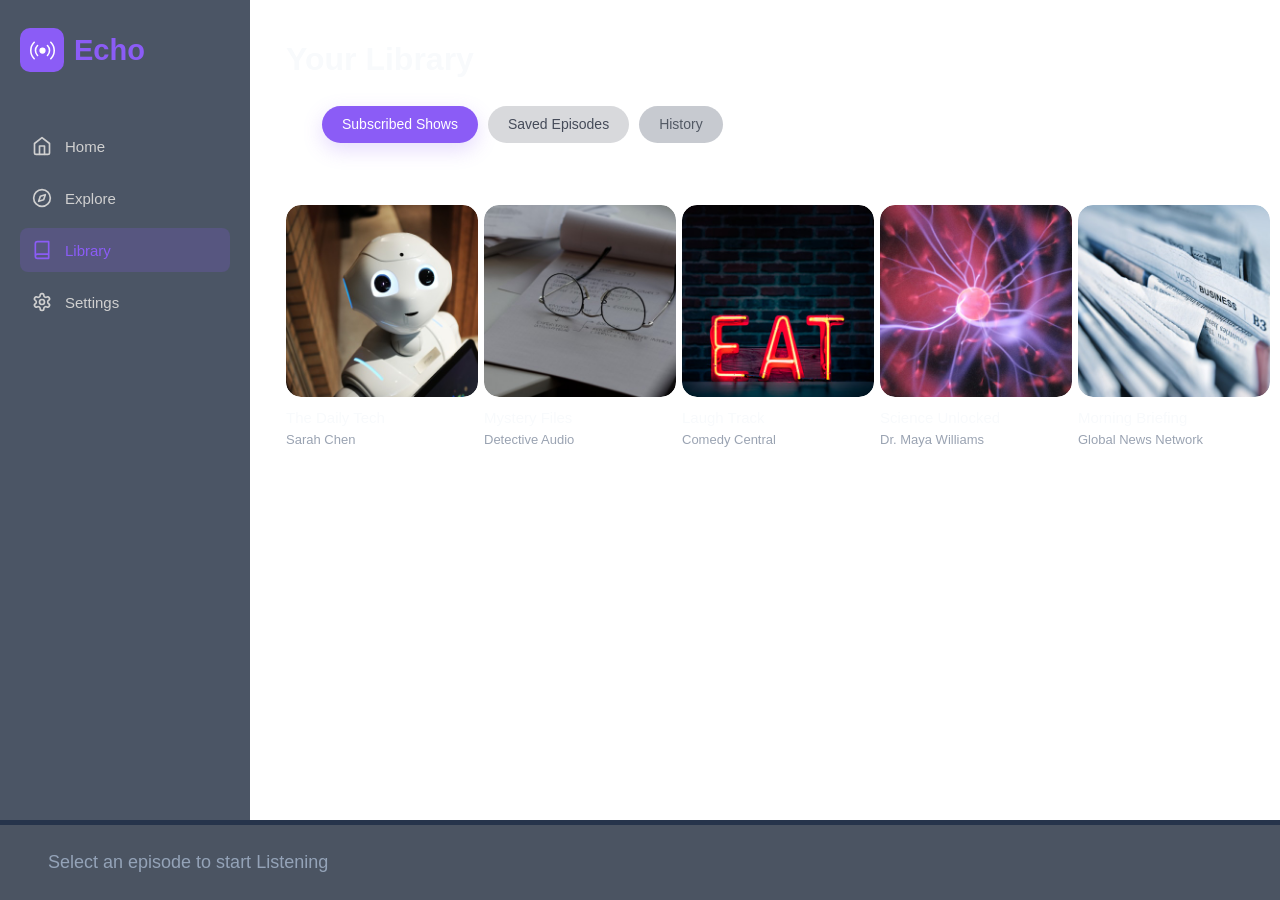
<file: library.html>
<!DOCTYPE html>

<html lang="en">
<head>
<meta charset="utf-8"/>
<meta content="width=device-width, initial-scale=1.0" name="viewport"/>
<title>
   Echo - Library
  </title>
<link href="css/style.css" rel="stylesheet"/>
</head>
<body class="echo-library-page">
<!-- =====================================================
         SIDEBAR
         ===================================================== -->
<div class="sidebar">
<!-- LOGO -->
<div class="logo">
<div class="logo-icon">
<svg fill="currentColor" height="24" viewbox="0 0 16 16" width="24" xmlns="http://www.w3.org/2000/svg">
<path d="M3.05 3.05a7 7 0 0 0 0 9.9.5.5 0 0 1-.707.707 8 8 0 0 1 0-11.314.5.5 0 0 1 .707.707m2.122 2.122a4 4 0 0 0 0 5.656.5.5 0 1 1-.708.708 5 5 0 0 1 0-7.072.5.5 0 0 1 .708.708m5.656-.708a.5.5 0 0 1 .708 0 5 5 0 0 1 0 7.072.5.5 0 1 1-.708-.708 4 4 0 0 0 0-5.656.5.5 0 0 1 0-.708m2.122-2.12a.5.5 0 0 1 .707 0 8 8 0 0 1 0 11.313.5.5 0 0 1-.707-.707 7 7 0 0 0 0-9.9.5.5 0 0 1 0-.707zM10 8a2 2 0 1 1-4 0 2 2 0 0 1 4 0">
</path>
</svg>
</div>
<span>
     Echo
    </span>
</div>
<!-- MENU -->
<div class="menu">
<!-- HOME -->
<a class="menu-item" href="index.html">
<svg fill="none" stroke="currentColor" stroke-linecap="round" stroke-linejoin="round" stroke-width="2" viewbox="0 0 24 24" xmlns="http://www.w3.org/2000/svg">
<path d="m3 9 9-7 9 7v11a2 2 0 0 1-2 2H5a2 2 0 0 1-2-2z">
</path>
<polyline points="9 22 9 12 15 12 15 22">
</polyline>
</svg>
<span>
      Home
     </span>
</a>
<!-- EXPLORE -->
<a class="menu-item" href="explore.html">
<svg fill="none" stroke="currentColor" stroke-linecap="round" stroke-linejoin="round" stroke-width="2" viewbox="0 0 24 24" xmlns="http://www.w3.org/2000/svg">
<circle cx="12" cy="12" r="10">
</circle>
<polygon points="16 8 14 14 8 16 10 10 16 8">
</polygon>
</svg>
<span>
      Explore
     </span>
</a>
<!-- LIBRARY ACTIVE -->
<a class="menu-item active" href="library.html">
<svg fill="none" stroke="currentColor" stroke-linecap="round" stroke-linejoin="round" stroke-width="2" viewbox="0 0 24 24" xmlns="http://www.w3.org/2000/svg">
<path d="M4 19.5v-15A2.5 2.5 0 0 1 6.5 2H20v20H6.5a2.5 2.5 0 0 1 0-5H20">
</path>
</svg>
<span>
      Library
     </span>
</a>
<!-- SETTINGS -->
<a class="menu-item" href="setting.html">
<svg fill="none" stroke="currentColor" stroke-linecap="round" stroke-linejoin="round" stroke-width="2" viewbox="0 0 24 24" xmlns="http://www.w3.org/2000/svg">
<path d="M12.22 2h-.44a2 2 0 0 0-2 2v.18a2 2 0 0 1-1 1.73l-.43.25a2 2 0 0 1-2 0l-.15-.08a2 2 0 0 0-2.73.73l-.22.38a2 2 0 0 0 .73 2.73l.15.1a2 2 0 0 1 1 1.72v.51a2 2 0 0 1-1 1.74l-.15.09a2 2 0 0 0-.73 2.73l.22.38a2 2 0 0 0 2.73.73l.15-.08a2 2 0 0 1 2 0l.43.25a2 2 0 0 1 1 1.73V20a2 2 0 0 0 2 2h.44a2 2 0 0 0 2-2v-.18a2 2 0 0 1 1-1.73l.43-.25a2 2 0 0 1 2 0l.15.08a2 2 0 0 0 2.73-.73l.22-.39a2 2 0 0 0-.73-2.73l-.15-.08a2 2 0 0 1-1-1.74v-.5a2 2 0 0 1 1-1.74l.15-.09a2 2 0 0 0 .73-2.73l-.22-.38a2 2 0 0 0-2.73-.73l-.15.08a2 2 0 0 1-2 0l-.43-.25a2 2 0 0 1-1-1.73V4a2 2 0 0 0-2-2z">
</path>
<circle cx="12" cy="12" r="3">
</circle>
</svg>
<span>
      Settings
     </span>
</a>
</div>
</div>
<!-- =====================================================
         MAIN CONTENT
         ===================================================== -->
<main class="main-content">
<!-- =====================================================
             LIBRARY SECTION
             ===================================================== -->
<section class="library-section" id="library-section">
<!-- =================================================
                 LIBRARY HEADER
                 THIS STAYS VISIBLE FOR ALL THREE TABS
                 ================================================= -->
<div class="library-header">
<h1>
      Your Library
     </h1>
<div class="library-tabs">
<button class="library-tab active" data-tab="subscribed" type="button">
       Subscribed Shows
      </button>
<button class="library-tab" data-tab="saved" type="button">
       Saved Episodes
      </button>
<button class="library-tab" data-tab="history" type="button">
       History
      </button>
</div>
</div>
<!-- =================================================
                 SUBSCRIBED SHOWS CONTENT
                 ================================================= -->
<div class="library-grid">
<!-- DAILY TECH -->
<div class="library-card" data-action="show" data-image="images/daily tech.jpeg" data-show="The Daily Tech" data-show-id="daily-tech" data-title="The AI Revolution: What's Next?">
<div class="library-image">
<img alt="The Daily Tech" src="images/daily tech.jpeg"/>
<button aria-label="Play The Daily Tech" class="library-play" data-action="play" type="button"><svg xmlns="http://www.w3.org/2000/svg" width="16" height="16" fill="currentColor" class="bi bi-play-fill" viewBox="0 0 16 16" aria-hidden="true"><path d="m11.596 8.697-6.363 3.692c-.54.313-1.233-.066-1.233-.697V4.308c0-.63.692-1.01 1.233-.696l6.363 3.692a.802.802 0 0 1 0 1.393"></path></svg></button>
</div>
<h3>
       The Daily Tech
      </h3>
<p>
       Sarah Chen
      </p>
</div>
<!-- MYSTERY FILES -->
<div class="library-card" data-action="show" data-image="images/Mystery Files.jpeg" data-show="Mystery Files" data-show-id="mystery-files" data-title="The Mystery Files">
<div class="library-image">
<img alt="Mystery Files" src="images/Mystery Files.jpeg"/>
<button aria-label="Play Mystery Files" class="library-play" data-action="play" type="button"><svg xmlns="http://www.w3.org/2000/svg" width="16" height="16" fill="currentColor" class="bi bi-play-fill" viewBox="0 0 16 16" aria-hidden="true"><path d="m11.596 8.697-6.363 3.692c-.54.313-1.233-.066-1.233-.697V4.308c0-.63.692-1.01 1.233-.696l6.363 3.692a.802.802 0 0 1 0 1.393"></path></svg></button>
</div>
<h3>
       Mystery Files
      </h3>
<p>
       Detective Audio
      </p>
</div>
<!-- LAUGH TRACK -->
<div class="library-card" data-action="show" data-image="images/Laugh Track.jpeg" data-show="Laugh Track" data-show-id="laugh-track" data-title="Laugh Track">
<div class="library-image">
<img alt="Laugh Track" src="images/Laugh Track.jpeg"/>
<button aria-label="Play Laugh Track" class="library-play" data-action="play" type="button"><svg xmlns="http://www.w3.org/2000/svg" width="16" height="16" fill="currentColor" class="bi bi-play-fill" viewBox="0 0 16 16" aria-hidden="true"><path d="m11.596 8.697-6.363 3.692c-.54.313-1.233-.066-1.233-.697V4.308c0-.63.692-1.01 1.233-.696l6.363 3.692a.802.802 0 0 1 0 1.393"></path></svg></button>
</div>
<h3>
       Laugh Track
      </h3>
<p>
       Comedy Central
      </p>
</div>
<!-- SCIENCE UNLOCKED -->
<div class="library-card" data-action="show" data-image="images/Science Unlocked.jpeg" data-show="Science Unlocked" data-show-id="science-unlocked" data-title="Science Unlocked">
<div class="library-image">
<img alt="Science Unlocked" src="images/Science Unlocked.jpeg"/>
<button aria-label="Play Science Unlocked" class="library-play" data-action="play" type="button"><svg xmlns="http://www.w3.org/2000/svg" width="16" height="16" fill="currentColor" class="bi bi-play-fill" viewBox="0 0 16 16" aria-hidden="true"><path d="m11.596 8.697-6.363 3.692c-.54.313-1.233-.066-1.233-.697V4.308c0-.63.692-1.01 1.233-.696l6.363 3.692a.802.802 0 0 1 0 1.393"></path></svg></button>
</div>
<h3>
       Science Unlocked
      </h3>
<p>
       Dr. Maya Williams
      </p>
</div>
<!-- MORNING BRIEFING -->
<div class="library-card" data-action="show" data-image="images/Morning Briefing.jpeg" data-show="Morning Briefing" data-show-id="morning-briefing" data-title="Morning Briefing">
<div class="library-image">
<img alt="Morning Briefing" src="images/Morning Briefing.jpeg"/>
<button aria-label="Play Morning Briefing" class="library-play" data-action="play" type="button"><svg xmlns="http://www.w3.org/2000/svg" width="16" height="16" fill="currentColor" class="bi bi-play-fill" viewBox="0 0 16 16" aria-hidden="true"><path d="m11.596 8.697-6.363 3.692c-.54.313-1.233-.066-1.233-.697V4.308c0-.63.692-1.01 1.233-.696l6.363 3.692a.802.802 0 0 1 0 1.393"></path></svg></button>
</div>
<h3>
       Morning Briefing
      </h3>
<p>
       Global News Network
      </p>
</div>
</div>
<!-- STARTUP STORIES -->
<section class="show-details" id="startup-stories">

    <div class="show-top-area">

        <button
            class="back-library"
            type="button"
            onclick="backToLibrary()">

            <svg
                viewBox="0 0 24 24"
                fill="none"
                aria-hidden="true">

                <path
                    d="M15 18L9 12L15 6"
                    stroke="currentColor"
                    stroke-width="2"
                    stroke-linecap="round"
                    stroke-linejoin="round">
                </path>

            </svg>

            <span>Back</span>

        </button>


        <div class="show-hero">

            <img
                src="images/Startup Stories.jpeg"
                alt="Startup Stories"
                class="show-cover">


            <div class="show-info">

                <span class="show-category">
                    Business
                </span>

                <h1>Startup Stories</h1>

                <p class="show-author">
                    Venture Voice
                </p>

                <p class="show-meta">

                    <span class="show-meta-item">
                        <span aria-hidden="true">♙</span>
                        <span>420K subscribers</span>
                    </span>

                    <span class="show-meta-item">
                        <span aria-hidden="true">◉</span>
                        <span>98 episodes</span>
                    </span>

                </p>

                <div class="show-actions">

                    <button
                        class="latest-episode-button"
                        type="button"
                        onclick="openEpisodePlayer(
                            document.querySelector(
                                '#startup-stories .episode-play'
                            )
                        )">

                        <svg
                            viewBox="0 0 24 24"
                            fill="currentColor">

                            <path d="M8 5V19L19 12L8 5Z"></path>

                        </svg>

                        <span>Latest Episode</span>

                    </button>


                    <button
                        class="subscribe-button"
                        type="button">

                        <svg
                            viewBox="0 0 24 24"
                            fill="none">

                            <path
                                d="M20.8 8.7C20.8 13.5 12 20 12 20S3.2 13.5 3.2 8.7C3.2 5.9 5.1 4 7.6 4C9.2 4 10.7 4.8 12 6.1C13.3 4.8 14.8 4 16.4 4C18.9 4 20.8 5.9 20.8 8.7"
                                stroke="currentColor"
                                stroke-width="2"
                                stroke-linejoin="round">
                            </path>

                        </svg>

                        <span>Subscribe</span>

                    </button>


                    <button
                        class="share-button"
                        type="button"
                        aria-label="Share">

                        <svg
                            viewBox="0 0 24 24"
                            fill="none">

                            <circle
                                cx="18"
                                cy="5"
                                r="3"
                                stroke="currentColor"
                                stroke-width="2">
                            </circle>

                            <circle
                                cx="6"
                                cy="12"
                                r="3"
                                stroke="currentColor"
                                stroke-width="2">
                            </circle>

                            <circle
                                cx="18"
                                cy="19"
                                r="3"
                                stroke="currentColor"
                                stroke-width="2">
                            </circle>

                            <path
                                d="M8.6 10.6L15.4 6.4M8.6 13.4L15.4 17.6"
                                stroke="currentColor"
                                stroke-width="2"
                                stroke-linecap="round">
                            </path>

                        </svg>

                    </button>

                </div>

            </div>

        </div>

    </div>


    <div class="show-tabs">

        <button
            class="show-tab active"
            type="button"
            onclick="showEpisodes(this)">

            Episodes

        </button>

        <button
            class="show-tab"
            type="button"
            onclick="showAbout(this)">

            About

        </button>

    </div>


    <div class="episodes-list">

        <div
            class="episode-card"
            data-duration="3312"
            data-show-id="startup-stories"
            data-start-time="0"
            data-title="From Garage to $10B: The Stripe Story">

            <div class="episode-number">
                01
            </div>

            <div class="episode-content">

                <h3>
                    From Garage to $10B: The Stripe Story
                </h3>

                <p>
                    Startup Stories
                </p>

                <span>
                    2024-01-20 55:12
                </span>

            </div>

            <button
                class="episode-play"
                type="button"
                onclick="openEpisodePlayer(this)"
                aria-label="Play episode">

                <svg
                    viewBox="0 0 24 24"
                    fill="currentColor">

                    <path d="M8 5V19L19 12L8 5Z"></path>

                </svg>

            </button>

        </div>

    </div>


    <div class="show-about">

        <h2>About this show</h2>

        <p>
            Behind-the-scenes stories from founders who built
            billion-dollar companies.
        </p>

        <h3>Host</h3>

        <div class="host-info">

            <div class="host-avatar"></div>

            <div>
                <strong>Venture Voice</strong>
                <span>Creator &amp; Host</span>
            </div>

        </div>

    </div>

</section>
<!-- MINDFUL MOMENTS -->
<section class="show-details" id="mindful-moments">

    <div class="show-top-area">

        <button
            class="back-library"
            type="button"
            onclick="backToLibrary()">

            <svg
                viewBox="0 0 24 24"
                fill="none"
                aria-hidden="true">

                <path
                    d="M15 18L9 12L15 6"
                    stroke="currentColor"
                    stroke-width="2"
                    stroke-linecap="round"
                    stroke-linejoin="round">
                </path>

            </svg>

            <span>Back</span>

        </button>


        <div class="show-hero">

            <img
                src="images/Mindful Moments.jpeg"
                alt="Mindful Moments"
                class="show-cover">


            <div class="show-info">

                <span class="show-category">
                    Health
                </span>

                <h1>Mindful Moments</h1>

                <p class="show-author">
                    Wellness Weekly
                </p>

                <p class="show-meta">

                    <span class="show-meta-item">
                        <span aria-hidden="true">♙</span>
                        <span>420K subscribers</span>
                    </span>

                    <span class="show-meta-item">
                        <span aria-hidden="true">◉</span>
                        <span>98 episodes</span>
                    </span>

                </p>

                <div class="show-actions">

                    <button
                        class="latest-episode-button"
                        type="button"
                        onclick="openEpisodePlayer(
                            document.querySelector(
                                '#mindful-moments .episode-play'
                            )
                        )">

                        <svg
                            viewBox="0 0 24 24"
                            fill="currentColor">

                            <path d="M8 5V19L19 12L8 5Z"></path>

                        </svg>

                        <span>Latest Episode</span>

                    </button>


                    <button
                        class="subscribe-button"
                        type="button">

                        <svg
                            viewBox="0 0 24 24"
                            fill="none">

                            <path
                                d="M20.8 8.7C20.8 13.5 12 20 12 20S3.2 13.5 3.2 8.7C3.2 5.9 5.1 4 7.6 4C9.2 4 10.7 4.8 12 6.1C13.3 4.8 14.8 4 16.4 4C18.9 4 20.8 5.9 20.8 8.7"
                                stroke="currentColor"
                                stroke-width="2"
                                stroke-linejoin="round">
                            </path>

                        </svg>

                        <span>Subscribe</span>

                    </button>


                    <button
                        class="share-button"
                        type="button"
                        aria-label="Share">

                        <svg
                            viewBox="0 0 24 24"
                            fill="none">

                            <circle
                                cx="18"
                                cy="5"
                                r="3"
                                stroke="currentColor"
                                stroke-width="2">
                            </circle>

                            <circle
                                cx="6"
                                cy="12"
                                r="3"
                                stroke="currentColor"
                                stroke-width="2">
                            </circle>

                            <circle
                                cx="18"
                                cy="19"
                                r="3"
                                stroke="currentColor"
                                stroke-width="2">
                            </circle>

                            <path
                                d="M8.6 10.6L15.4 6.4M8.6 13.4L15.4 17.6"
                                stroke="currentColor"
                                stroke-width="2"
                                stroke-linecap="round">
                            </path>

                        </svg>

                    </button>

                </div>

            </div>

        </div>

    </div>


    <div class="show-tabs">

        <button
            class="show-tab active"
            type="button"
            onclick="showEpisodes(this)">

            Episodes

        </button>

        <button
            class="show-tab"
            type="button"
            onclick="showAbout(this)">

            About

        </button>

    </div>


    <div class="episodes-list">

        <div
            class="episode-card"
            data-duration="750"
            data-show-id="mindful-moments"
            data-start-time="0"
            data-title="A Calm Start to Your Day">

            <div class="episode-number">
                01
            </div>

            <div class="episode-content">

                <h3>
                    A Calm Start to Your Day
                </h3>

                <p>
                    Mindful Moments
                </p>

                <span>
                    2024-01-18 12:30
                </span>

            </div>

            <button
                class="episode-play"
                type="button"
                onclick="openEpisodePlayer(this)"
                aria-label="Play episode">

                <svg
                    viewBox="0 0 24 24"
                    fill="currentColor">

                    <path d="M8 5V19L19 12L8 5Z"></path>

                </svg>

            </button>

        </div>

    </div>


    <div class="show-about">

        <h2>About this show</h2>

        <p>
            Gentle conversations and practical moments for a calmer,
            more mindful day.
        </p>

        <h3>Host</h3>

        <div class="host-info">

            <div class="host-avatar"></div>

            <div>
                <strong>Wellness Weekly</strong>
                <span>Creator &amp; Host</span>
            </div>

        </div>

    </div>

</section>
<!-- =================================================
                 SAVED EPISODES CONTENT

                 IMPORTANT:
                 This is INSIDE library-section now.
                 Therefore Your Library + tabs remain visible.
                 ================================================= -->
<div class="saved-episodes-section" id="saved-episodes-section" style="display: none;">
<div class="saved-episodes-list">
<!-- SAVED 1 -->
<article class="episode-card saved-episode-card" data-show-id="daily-tech" data-start-time="2700">
<div class="saved-episode-image">
<img alt="The Daily Tech" src="images/daily tech.jpeg"/>
<button aria-label="Play The AI Revolution" class="saved-episode-play" onclick="openEpisodePlayer(this)" type="button"><svg xmlns="http://www.w3.org/2000/svg" width="16" height="16" fill="currentColor" class="bi bi-play-fill" viewBox="0 0 16 16" aria-hidden="true"><path d="m11.596 8.697-6.363 3.692c-.54.313-1.233-.066-1.233-.697V4.308c0-.63.692-1.01 1.233-.696l6.363 3.692a.802.802 0 0 1 0 1.393"></path></svg></button>
</div>
<div class="episode-content">
<h3>
         The AI Revolution: What's Next?
        </h3>
<p>
         The Daily Tech
        </p>
<div class="saved-episode-meta">
<span>
          2024-01-15
         </span>
<span class="episode-duration">
<svg fill="currentColor" height="16" viewbox="0 0 16 16" width="16" xmlns="http://www.w3.org/2000/svg">
<path d="M8 3.5a.5.5 0 0 1 1 0V9l3.5 2a.5.5 0 0 1-.496.868L8 8.71z">
</path>
<path d="M8 16A8 8 0 1 0 8 0a8 8 0 0 0 0 16m7-8A7 7 0 1 1 1 8a7 7 0 0 1 14 0">
</path>
</svg>
          45:32
         </span>
</div>
<div class="saved-episode-progress">
<div class="saved-episode-progress-fill">
</div>
</div>
</div>
<div class="playing-indicator">
<span>
</span>
<span>
</span>
<span>
</span>
</div>
</article>
<!-- SAVED 2 -->
<article class="episode-card saved-episode-card" data-show-id="daily-tech" data-start-time="0">
<div class="saved-episode-image">
<img alt="The Daily Tech" src="images/daily tech.jpeg"/>
<button aria-label="Play Apple Vision Pro" class="saved-episode-play" onclick="openEpisodePlayer(this)" type="button"><svg xmlns="http://www.w3.org/2000/svg" width="16" height="16" fill="currentColor" class="bi bi-play-fill" viewBox="0 0 16 16" aria-hidden="true"><path d="m11.596 8.697-6.363 3.692c-.54.313-1.233-.066-1.233-.697V4.308c0-.63.692-1.01 1.233-.696l6.363 3.692a.802.802 0 0 1 0 1.393"></path></svg></button>
</div>
<div class="episode-content">
<h3>
         Apple Vision Pro: First Impressions
        </h3>
<p>
         The Daily Tech
        </p>
<div class="saved-episode-meta">
<span>
          2024-01-12
         </span>
<span class="episode-duration">
<svg fill="currentColor" height="16" viewbox="0 0 16 16" width="16" xmlns="http://www.w3.org/2000/svg">
<path d="M8 3.5a.5.5 0 0 1 1 0V9l3.5 2a.5.5 0 0 1-.496.868L8 8.71z">
</path>
<path d="M8 16A8 8 0 1 0 8 0a8 8 0 0 0 0 16m7-8A7 7 0 1 1 1 8a7 7 0 0 1 14 0">
</path>
</svg>
          38:15
         </span>
</div>
<div class="saved-episode-progress">
<div class="saved-episode-progress-fill">
</div>
</div>
</div>
<div class="playing-indicator">
<span>
</span>
<span>
</span>
<span>
</span>
</div>
</article>
<!-- SAVED 3 -->
<article class="episode-card saved-episode-card" data-show-id="mystery-files" data-start-time="0">
<div class="saved-episode-image">
<img alt="Mystery Files" src="images/Mystery Files.jpeg"/>
<button aria-label="Play Flight 370" class="saved-episode-play" onclick="openEpisodePlayer(this)" type="button"><svg xmlns="http://www.w3.org/2000/svg" width="16" height="16" fill="currentColor" class="bi bi-play-fill" viewBox="0 0 16 16" aria-hidden="true"><path d="m11.596 8.697-6.363 3.692c-.54.313-1.233-.066-1.233-.697V4.308c0-.63.692-1.01 1.233-.696l6.363 3.692a.802.802 0 0 1 0 1.393"></path></svg></button>
</div>
<div class="episode-content">
<h3>
         The Disappearance of Flight 370
        </h3>
<p>
         Mystery Files
        </p>
<div class="saved-episode-meta">
<span>
          2024-01-14
         </span>
<span class="episode-duration">
<svg fill="currentColor" height="16" viewbox="0 0 16 16" width="16" xmlns="http://www.w3.org/2000/svg">
<path d="M8 3.5a.5.5 0 1 0-1 0V9a.5.5 0 0 0 .252.434l3.5 2a.5.5 0 0 0 .496-.868L8 8.71z">
</path>
<path d="M8 16A8 8 0 1 0 8 0a8 8 0 0 0 0 16m7-8A7 7 0 1 1 1 8a7 7 0 0 1 14 0">
</path>
</svg>
          52:48
         </span>
</div>
<div class="saved-episode-progress">
<div class="saved-episode-progress-fill">
</div>
</div>
</div>
<div class="playing-indicator">
<span>
</span>
<span>
</span>
<span>
</span>
</div>
</article>
<!-- SAVED 4 -->
<article class="episode-card saved-episode-card" data-show-id="laugh-track" data-start-time="0">
<div class="saved-episode-image">
<img alt="Laugh Track" src="images/Laugh Track.jpeg"/>
<button aria-label="Play Comedy Gold" class="saved-episode-play" onclick="openEpisodePlayer(this)" type="button"><svg xmlns="http://www.w3.org/2000/svg" width="16" height="16" fill="currentColor" class="bi bi-play-fill" viewBox="0 0 16 16" aria-hidden="true"><path d="m11.596 8.697-6.363 3.692c-.54.313-1.233-.066-1.233-.697V4.308c0-.63.692-1.01 1.233-.696l6.363 3.692a.802.802 0 0 1 0 1.393"></path></svg></button>
</div>
<div class="episode-content">
<h3>
         Comedy Gold: Best of 2023
        </h3>
<p>
         Laugh Track
        </p>
<div class="saved-episode-meta">
<span>
          2024-01-10
         </span>
<span class="episode-duration">
<svg fill="currentColor" height="16" viewbox="0 0 16 16" width="16" xmlns="http://www.w3.org/2000/svg">
<path d="M8 3.5a.5.5 0 1 0-1 0V9a.5.5 0 0 0 .252.434l3.5 2a.5.5 0 0 0 .868.496L8 8.71z">
</path>
<path d="M8 16A8 8 0 1 0 8 0a8 8 0 0 0 0 16m7-8A7 7 0 1 1 1 8a7 7 0 0 1 14 0">
</path>
</svg>
          1:02:30
         </span>
</div>
<div class="saved-episode-progress">
<div class="saved-episode-progress-fill">
</div>
</div>
</div>
<div class="playing-indicator">
<span>
</span>
<span>
</span>
<span>
</span>
</div>
</article>
<!-- SAVED 5 -->
<article class="episode-card saved-episode-card" data-show-id="science-unlocked" data-start-time="0">
<div class="saved-episode-image">
<img alt="Science Unlocked" src="images/Science Unlocked.jpeg"/>
<button aria-label="Play James Webb" class="saved-episode-play" onclick="openEpisodePlayer(this)" type="button"><svg xmlns="http://www.w3.org/2000/svg" width="16" height="16" fill="currentColor" class="bi bi-play-fill" viewBox="0 0 16 16" aria-hidden="true"><path d="m11.596 8.697-6.363 3.692c-.54.313-1.233-.066-1.233-.697V4.308c0-.63.692-1.01 1.233-.696l6.363 3.692a.802.802 0 0 1 0 1.393"></path></svg></button>
</div>
<div class="episode-content">
<h3>
         The James Webb Telescope: New Discoveries
        </h3>
<p>
         Science Unlocked
        </p>
<div class="saved-episode-meta">
<span>
          2024-01-13
         </span>
<span class="episode-duration">
<svg fill="currentColor" height="16" viewbox="0 0 16 16" width="16" xmlns="http://www.w3.org/2000/svg">
<path d="M8 3.5a.5.5 0 1 0-1 0V9a.5.5 0 0 0 .252.434l3.5 2a.5.5 0 0 0 .868-.496L8 8.71z">
</path>
<path d="M8 16A8 8 0 1 0 8 0a8 8 0 0 0 0 16m7-8A7 7 0 1 1 1 8a7 7 0 0 1 14 0">
</path>
</svg>
          41:20
         </span>
</div>
<div class="saved-episode-progress">
<div class="saved-episode-progress-fill">
</div>
</div>
</div>
<div class="playing-indicator">
<span>
</span>
<span>
</span>
<span>
</span>
</div>
</article>
<!-- SAVED 6 -->
<article class="episode-card saved-episode-card" data-show-id="morning-briefing" data-start-time="0">
<div class="saved-episode-image">
<img alt="Morning Briefing" src="images/Morning Briefing.jpeg"/>
<button aria-label="Play Global Markets" class="saved-episode-play" onclick="openEpisodePlayer(this)" type="button"><svg xmlns="http://www.w3.org/2000/svg" width="16" height="16" fill="currentColor" class="bi bi-play-fill" viewBox="0 0 16 16" aria-hidden="true"><path d="m11.596 8.697-6.363 3.692c-.54.313-1.233-.066-1.233-.697V4.308c0-.63.692-1.01 1.233-.696l6.363 3.692a.802.802 0 0 1 0 1.393"></path></svg></button>
</div>
<div class="episode-content">
<h3>
         Global Markets Update: January 2024
        </h3>
<p>
         Morning Briefing
        </p>
<div class="saved-episode-meta">
<span>
          2024-01-15
         </span>
<span class="episode-duration">
<svg fill="currentColor" height="16" viewbox="0 0 16 16" width="16" xmlns="http://www.w3.org/2000/svg">
<path d="M8 3.5a.5.5 0 1 0-1 0V9a.5.5 0 0 1 .252.434l3.5 2a.5.5 0 0 1-.496.868L8 8.71z">
</path>
<path d="M8 16A8 8 0 1 0 8 0a8 8 0 0 0 0 16m7-8A7 7 0 1 1 1 8a7 7 0 0 1 14 0">
</path>
</svg>
          28:45
         </span>
</div>
<div class="saved-episode-progress">
<div class="saved-episode-progress-fill">
</div>
</div>
</div>
<div class="playing-indicator">
<span>
</span>
<span>
</span>
<span>
</span>
</div>
</article>
</div>
</div>
<!-- =================================================
                 HISTORY CONTENT
                 ================================================= -->
<div class="history-section" id="history-section" style="display: none;">
<div class="history-list">
<!-- HISTORY 1 -->
<article class="episode-card history-episode-card" data-show-id="daily-tech" data-start-time="2700">
<div class="saved-episode-image">
<img alt="The Daily Tech" src="images/daily tech.jpeg"/>
<button aria-label="Play The AI Revolution" class="saved-episode-play" onclick="openEpisodePlayer(this)" type="button"><svg xmlns="http://www.w3.org/2000/svg" width="16" height="16" fill="currentColor" class="bi bi-play-fill" viewBox="0 0 16 16" aria-hidden="true"><path d="m11.596 8.697-6.363 3.692c-.54.313-1.233-.066-1.233-.697V4.308c0-.63.692-1.01 1.233-.696l6.363 3.692a.802.802 0 0 1 0 1.393"></path></svg></button>
</div>
<div class="episode-content">
<h3>
         The AI Revolution: What's Next?
        </h3>
<p>
         The Daily Tech
        </p>
<div class="saved-episode-meta">
<span>
          2024-01-15
         </span>
<span class="episode-duration">
<svg fill="currentColor" height="16" viewbox="0 0 16 16" width="16" xmlns="http://www.w3.org/2000/svg">
<path d="M8 3.5a.5.5 0 1 0-1 0V9a.5.5 0 0 0 .252.434l3.5 2a.5.5 0 0 0 .496-.868L8 8.71z">
</path>
<path d="M8 16A8 8 0 1 0 8 0a8 8 0 0 0 0 16m7-8A7 7 0 1 1 1 8a7 7 0 0 1 14 0">
</path>
</svg>
          45:32
         </span>
</div>
<div class="saved-episode-progress">
<div class="saved-episode-progress-fill">
</div>
</div>
</div>
<div class="playing-indicator">
<span>
</span>
<span>
</span>
<span>
</span>
</div>
</article>
<!-- HISTORY 2 -->
<article class="episode-card history-episode-card" data-show-id="mystery-files" data-start-time="0">
<div class="saved-episode-image">
<img alt="Mystery Files" src="images/Mystery Files.jpeg"/>
<button aria-label="Play Flight 370" class="saved-episode-play" onclick="openEpisodePlayer(this)" type="button"><svg xmlns="http://www.w3.org/2000/svg" width="16" height="16" fill="currentColor" class="bi bi-play-fill" viewBox="0 0 16 16" aria-hidden="true"><path d="m11.596 8.697-6.363 3.692c-.54.313-1.233-.066-1.233-.697V4.308c0-.63.692-1.01 1.233-.696l6.363 3.692a.802.802 0 0 1 0 1.393"></path></svg></button>
</div>
<div class="episode-content">
<h3>
         The Disappearance of Flight 370
        </h3>
<p>
         Mystery Files
        </p>
<div class="saved-episode-meta">
<span>
          2024-01-14
         </span>
<span class="episode-duration">
<svg fill="currentColor" height="16" viewbox="0 0 16 16" width="16" xmlns="http://www.w3.org/2000/svg">
<path d="M8 3.5a.5.5 0 1 0-1 0V9a.5.5 0 0 0 .252.434l3.5 2a.5.5 0 0 0 .496-.868L8 8.71z">
</path>
<path d="M8 16A8 8 0 1 0 8 0a8 8 0 0 0 0 16m7-8A7 7 0 1 1 1 8a7 7 0 0 1 14 0">
</path>
</svg>
          52:48
         </span>
</div>
<div class="saved-episode-progress">
<div class="saved-episode-progress-fill">
</div>
</div>
</div>
<div class="playing-indicator">
<span>
</span>
<span>
</span>
<span>
</span>
</div>
</article>
<!-- HISTORY 3 -->
<article class="episode-card history-episode-card" data-show-id="science-unlocked" data-start-time="0">
<div class="saved-episode-image">
<img alt="Science Unlocked" src="images/Science Unlocked.jpeg"/>
<button aria-label="Play James Webb Telescope" class="saved-episode-play" onclick="openEpisodePlayer(this)" type="button"><svg xmlns="http://www.w3.org/2000/svg" width="16" height="16" fill="currentColor" class="bi bi-play-fill" viewBox="0 0 16 16" aria-hidden="true"><path d="m11.596 8.697-6.363 3.692c-.54.313-1.233-.066-1.233-.697V4.308c0-.63.692-1.01 1.233-.696l6.363 3.692a.802.802 0 0 1 0 1.393"></path></svg></button>
</div>
<div class="episode-content">
<h3>
         The James Webb Telescope: New Discoveries
        </h3>
<p>
         Science Unlocked
        </p>
<div class="saved-episode-meta">
<span>
          2024-01-13
         </span>
<span class="episode-duration">
<svg fill="currentColor" height="16" viewbox="0 0 16 16" width="16" xmlns="http://www.w3.org/2000/svg">
<path d="M8 3.5a.5.5 0 1 0-1 0V9a.5.5 0 0 0 .252.434l3.5 2a.5.5 0 0 0 .868-.496L8 8.71z">
</path>
<path d="M8 16A8 8 0 1 0 8 0a8 8 0 0 0 0 16m7-8A7 7 0 1 1 1 8a7 7 0 0 1 14 0">
</path>
</svg>
          41:20
         </span>
</div>
<div class="saved-episode-progress">
<div class="saved-episode-progress-fill">
</div>
</div>
</div>
<div class="playing-indicator">
<span>
</span>
<span>
</span>
<span>
</span>
</div>
</article>
<!-- HISTORY 4 -->
<article class="episode-card history-episode-card" data-show-id="morning-briefing" data-start-time="0">
<div class="saved-episode-image">
<img alt="Morning Briefing" src="images/Morning Briefing.jpeg"/>
<button aria-label="Play Global Markets" class="saved-episode-play" onclick="openEpisodePlayer(this)" type="button"><svg xmlns="http://www.w3.org/2000/svg" width="16" height="16" fill="currentColor" class="bi bi-play-fill" viewBox="0 0 16 16" aria-hidden="true"><path d="m11.596 8.697-6.363 3.692c-.54.313-1.233-.066-1.233-.697V4.308c0-.63.692-1.01 1.233-.696l6.363 3.692a.802.802 0 0 1 0 1.393"></path></svg></button>
</div>
<div class="episode-content">
<h3>
         Global Markets Update: January 2024
        </h3>
<p>
         Morning Briefing
        </p>
<div class="saved-episode-meta">
<span>
          2024-01-15
         </span>
<span class="episode-duration">
<svg fill="currentColor" height="16" viewbox="0 0 16 16" width="16" xmlns="http://www.w3.org/2000/svg">
<path d="M8 3.5a.5.5 0 1 0-1 0V9a.5.5 0 0 1 .252.434l3.5 2a.5.5 0 0 0 .868-.496L8 8.71z">
</path>
<path d="M8 16A8 8 0 1 0 8 0a8 8 0 0 0 0 16m7-8A7 7 0 1 1 1 8a7 7 0 0 0 14 0">
</path>
</svg>
          28:45
         </span>
</div>
<div class="saved-episode-progress">
<div class="saved-episode-progress-fill">
</div>
</div>
</div>
<div class="playing-indicator">
<span>
</span>
<span>
</span>
<span>
</span>
</div>
</article>
</div>
</div>
</section>
<!-- =====================================================
             SHOW DETAILS
             ===================================================== -->
<!-- DAILY TECH -->
<section class="show-details" id="daily-tech">
<div class="show-top-area">
<button class="back-library" onclick="backToLibrary()" type="button">
<svg fill="currentColor" height="13" viewbox="0 0 16 16" width="13" xmlns="http://www.w3.org/2000/svg">
<path d="M11.354 1.646a.5.5 0 0 1 0 .708L5.707 8l5.647 5.646a.5.5 0 0 1-.708.708l-6-6a.5.5 0 0 1 0-.708l6-6a.5.5 0 0 1 .708 0" fill-rule="evenodd">
</path>
</svg>
<span>
       Back
      </span>
</button>
<div class="show-hero">
<img alt="The Daily Tech" class="show-cover" src="images/daily tech.jpeg"/>
<div class="show-info">
<span class="show-category">
        Technology
       </span>
<h1>
        The Daily Tech
       </h1>
<p class="show-author">
        Sarah Chen
       </p>
<p class="show-meta">
<span class="show-meta-item">
<svg aria-hidden="true" class="bi bi-people-fill" fill="currentColor" height="16" viewbox="0 0 16 16" width="16" xmlns="http://www.w3.org/2000/svg">
<path d="M7 14s-1 0-1-1 1-4 5-4 5 3 5 4-1 1-1 1zm4-6a3 3 0 1 0 0-6 3 3 0 0 0 0 6m-5.784 6A2.24 2.24 0 0 1 5 13c0-1.355.68-2.75 1.936-3.72A6.3 6.3 0 0 0 5 9c-4 0-5 3-5 4s1 1 1 1zM4.5 8a2.5 2.5 0 1 0 0-5 2.5 2.5 0 0 0 0 5">
</path>
</svg>
<span>
          1.2M subscribers
         </span>
</span>
<span class="show-meta-item">
<svg aria-hidden="true" class="bi bi-headphones" fill="currentColor" height="16" viewbox="0 0 16 16" width="16" xmlns="http://www.w3.org/2000/svg">
<path d="M8 3a5 5 0 0 0-5 5v1h1a1 1 0 0 1 1 1v3a1 1 0 0 1-1 1H3a1 1 0 0 1-1-1V8a6 6 0 1 1 12 0v5a1 1 0 0 1-1 1h-1a1 1 0 0 1-1-1v-3a1 1 0 0 1 1-1h1V8a5 5 0 0 0-5-5">
</path>
</svg>
<span>
          245 episodes
         </span>
</span>
</p>
<div class="show-actions">
<button class="latest-episode-button" onclick="openEpisodePlayer(document.querySelector('#daily-tech .episode-play'))" type="button">
<svg fill="currentColor" viewbox="0 0 24 24">
<path d="M8 5V19L19 12L8 5Z">
</path>
</svg>
<span>Latest Episode</span>
</button>
<button class="subscribe-button favorite-button" id="favoriteButton" type="button" aria-label="Subscribe">
<svg xmlns="http://www.w3.org/2000/svg" width="16" height="16" fill="currentColor" class="bi bi-suit-heart" viewBox="0 0 16 16">
  <path d="m8 6.236-.894-1.789c-.222-.443-.607-1.08-1.152-1.595C5.418 2.345 4.776 2 4 2 2.324 2 1 3.326 1 4.92c0 1.211.554 2.066 1.868 3.37.337.334.721.695 1.146 1.093C5.122 10.423 6.5 11.717 8 13.447c1.5-1.73 2.878-3.024 3.986-4.064.425-.398.81-.76 1.146-1.093C14.446 6.986 15 6.131 15 4.92 15 3.326 13.676 2 12 2c-.777 0-1.418.345-1.954.852-.545.515-.93 1.152-1.152 1.595zm.392 8.292a.513.513 0 0 1-.784 0c-1.601-1.902-3.05-3.262-4.243-4.381C1.3 8.208 0 6.989 0 4.92 0 2.755 1.79 1 4 1c1.6 0 2.719 1.05 3.404 2.008.26.365.458.716.596.992a7.6 7.6 0 0 1 .596-.992C9.281 2.049 10.4 1 12 1c2.21 0 4 1.755 4 3.92 0 2.069-1.3 3.288-3.365 5.227-1.193 1.12-2.642 2.48-4.243 4.38z"/>
</svg>
    Subscribe
</button>
<button aria-label="Share" class="share-button" type="button"><svg xmlns="http://www.w3.org/2000/svg" width="16" height="16" fill="currentColor" class="bi bi-share" viewBox="0 0 16 16" aria-hidden="true"><path d="M13.5 1a1.5 1.5 0 1 0 0 3 1.5 1.5 0 0 0 0-3M11 2.5a2.5 2.5 0 1 1 .603 1.628l-6.718 3.12a2.5 2.5 0 0 1 0 1.504l6.718 3.12a2.5 2.5 0 1 1-.488.876l-6.718-3.12a2.5 2.5 0 1 1 0-3.256l6.718-3.12A2.5 2.5 0 0 1 11 2.5m-8.5 4a1.5 1.5 0 1 0 0 3 1.5 1.5 0 0 0 0-3m11 5.5a1.5 1.5 0 1 0 0 3 1.5 1.5 0 0 0 0-3"></path></svg></button><button aria-label="Favorite" class="favorite-button" type="button">
<svg class="bi bi-suit-heart" fill="currentColor" height="16" viewbox="0 0 16 16" width="16" xmlns="http://www.w3.org/2000/svg">
<path d="m8 6.236-.894-1.789c-.222-.443-.607-1.08-1.152-1.595C5.418 2.345 4.776 2 4 2 2.324 2 1 3.326 1 4.92c0 1.211.554 2.066 1.868 3.37.337.334.721.695 1.146 1.093C5.122 10.423 6.5 11.717 8 13.447c1.5-1.73 2.878-3.024 3.986-4.064.425-.398.81-.76 1.146-1.093C14.446 6.986 15 6.131 15 4.92 15 3.326 13.676 2 12 2c-.777 0-1.418.345-1.954.852-.545.515-.93 1.152-1.152 1.595zm.392 8.292a.513.513 0 0 1-.784 0c-1.601-1.902-3.05-3.262-4.243-4.381C1.3 8.208 0 6.989 0 4.92 0 2.755 1.79 1 4 1c1.6 0 2.719 1.05 3.404 2.008.26.365.458.716.596.992a7.6 7.6 0 0 0 .596-.992C9.281 2.049 10.4 1 12 1c2.21 0 4 1.755 4 3.92 0 2.069-1.3 3.288-3.365 5.227-1.193 1.12-2.642 2.48-4.243 4.38z">
</path>
</svg>
</button></div>
</div>
</div>
</div>
<div class="show-tabs">
<button class="show-tab active" onclick="showEpisodes(this)" type="button">
      Episodes
     </button>
<button class="show-tab" onclick="showAbout(this)" type="button">
      About
     </button>
</div>
<div class="episodes-list">
<div class="episode-card" data-duration="2732" data-show-id="daily-tech" data-start-time="2700">
<div class="episode-number">
       01
      </div>
<div class="episode-content">
<h3>
        The AI Revolution: What's Next?
       </h3>
<p>
        The Daily Tech
       </p>
<span>
        2024-01-15 45:32
       </span>
</div>
<button aria-label="Play episode" class="episode-play" onclick="openEpisodePlayer(this)" type="button"><svg xmlns="http://www.w3.org/2000/svg" width="16" height="16" fill="currentColor" class="bi bi-play-fill" viewBox="0 0 16 16" aria-hidden="true"><path d="m11.596 8.697-6.363 3.692c-.54.313-1.233-.066-1.233-.697V4.308c0-.63.692-1.01 1.233-.696l6.363 3.692a.802.802 0 0 1 0 1.393"></path></svg></button>
</div>
<div class="episode-card">
<div class="episode-number">
       02
      </div>
<div class="episode-content">
<h3>
        Apple Vision Pro: First Impressions
       </h3>
<p>
        The Daily Tech
       </p>
<span>
        2024-01-12
                            38:15
       </span>
</div>
<button aria-label="Play episode" class="episode-play" onclick="openEpisodePlayer(this)" type="button"><svg xmlns="http://www.w3.org/2000/svg" width="16" height="16" fill="currentColor" class="bi bi-play-fill" viewBox="0 0 16 16" aria-hidden="true"><path d="m11.596 8.697-6.363 3.692c-.54.313-1.233-.066-1.233-.697V4.308c0-.63.692-1.01 1.233-.696l6.363 3.692a.802.802 0 0 1 0 1.393"></path></svg></button>
</div>
</div>
<div class="show-about">
<h2>
      About this show
     </h2>
<p>
      Your daily dose of technology news, trends, and insights from Silicon Valley and
                    beyond. Join us as we explore the latest innovations shaping our digital future.
     </p>
<h3>
      Host
     </h3>
<div class="host-info">
<div class="host-avatar">
</div>
<div>
<strong>
        Sarah Chen
       </strong>
<span>
        Creator &amp; Host
       </span>
</div>
</div>
</div>
</section>
<!-- MYSTERY FILES -->
<section class="show-details" id="mystery-files">
<div class="show-top-area">
<button class="back-library" onclick="backToLibrary()" type="button">
<svg fill="currentColor" height="13" viewbox="0 0 16 16" width="13" xmlns="http://www.w3.org/2000/svg">
<path d="M11.354 1.646a.5.5 0 0 1 0 .708L5.707 8l5.647 5.646a.5.5 0 0 1-.708.708l-6-6a.5.5 0 0 1 0-.708l6-6a.5.5 0 0 1 .708 0" fill-rule="evenodd">
</path>
</svg>
<span>
       Back
      </span>
</button>
<div class="show-hero">
<img alt="Mystery Files" class="show-cover" src="images/Mystery Files.jpeg"/>
<div class="show-info">
<span class="show-category">
        True Crime
       </span>
<h1>
        Mystery Files
       </h1>
<p class="show-author">
        Detective Audio
       </p>
<p class="show-meta">
<span class="show-meta-item">
<svg aria-hidden="true" class="bi bi-people-fill" fill="currentColor" height="16" viewbox="0 0 16 16" width="16" xmlns="http://www.w3.org/2000/svg">
<path d="M7 14s-1 0-1-1 1-4 5-4 5 3 5 4-1 1-1 1zm4-6a3 3 0 1 0 0-6 3 3 0 0 0 0 6m-5.784 6A2.24 2.24 0 0 1 5 13c0-1.355.68-2.75 1.936-3.72A6.3 6.3 0 0 0 5 9c-4 0-5 3-5 4s1 1 1 1zM4.5 8a2.5 2.5 0 1 0 0-5 2.5 2.5 0 0 0 0 5">
</path>
</svg>
<span>
          2.5M subscribers
         </span>
</span>
<span class="show-meta-item">
<svg aria-hidden="true" class="bi bi-headphones" fill="currentColor" height="16" viewbox="0 0 16 16" width="16" xmlns="http://www.w3.org/2000/svg">
<path d="M8 3a5 5 0 0 0-5 5v1h1a1 1 0 0 1 1 1v3a1 1 0 0 1-1 1H3a1 1 0 0 1-1-1V8a6 6 0 1 1 12 0v5a1 1 0 0 1-1 1h-1a1 1 0 0 1-1-1v-3a1 1 0 0 1 1-1h1V8a5 5 0 0 0-5-5">
</path>
</svg>
<span>
          189 episodes
         </span>
</span>
</p>
<div class="show-actions">
<button class="latest-episode-button" onclick="openEpisodePlayer(document.querySelector('#mystery-files .episode-play'))" type="button">
<svg fill="currentColor" viewbox="0 0 24 24">
<path d="M8 5V19L19 12L8 5Z">
</path>
</svg>
<span>
          Latest Episode
         </span>
</button>
</button>
<button class="subscribe-button favorite-button" id="favoriteButton" type="button" aria-label="Subscribe">
<svg xmlns="http://www.w3.org/2000/svg" width="16" height="16" fill="currentColor" class="bi bi-suit-heart" viewBox="0 0 16 16">
  <path d="m8 6.236-.894-1.789c-.222-.443-.607-1.08-1.152-1.595C5.418 2.345 4.776 2 4 2 2.324 2 1 3.326 1 4.92c0 1.211.554 2.066 1.868 3.37.337.334.721.695 1.146 1.093C5.122 10.423 6.5 11.717 8 13.447c1.5-1.73 2.878-3.024 3.986-4.064.425-.398.81-.76 1.146-1.093C14.446 6.986 15 6.131 15 4.92 15 3.326 13.676 2 12 2c-.777 0-1.418.345-1.954.852-.545.515-.93 1.152-1.152 1.595zm.392 8.292a.513.513 0 0 1-.784 0c-1.601-1.902-3.05-3.262-4.243-4.381C1.3 8.208 0 6.989 0 4.92 0 2.755 1.79 1 4 1c1.6 0 2.719 1.05 3.404 2.008.26.365.458.716.596.992a7.6 7.6 0 0 1 .596-.992C9.281 2.049 10.4 1 12 1c2.21 0 4 1.755 4 3.92 0 2.069-1.3 3.288-3.365 5.227-1.193 1.12-2.642 2.48-4.243 4.38z"/>
</svg>
    Subscribe
</button>
<button aria-label="Share" class="share-button" type="button"><svg xmlns="http://www.w3.org/2000/svg" width="16" height="16" fill="currentColor" class="bi bi-share" viewBox="0 0 16 16" aria-hidden="true"><path d="M13.5 1a1.5 1.5 0 1 0 0 3 1.5 1.5 0 0 0 0-3M11 2.5a2.5 2.5 0 1 1 .603 1.628l-6.718 3.12a2.5 2.5 0 0 1 0 1.504l6.718 3.12a2.5 2.5 0 1 1-.488.876l-6.718-3.12a2.5 2.5 0 1 1 0-3.256l6.718-3.12A2.5 2.5 0 0 1 11 2.5m-8.5 4a1.5 1.5 0 1 0 0 3 1.5 1.5 0 0 0 0-3m11 5.5a1.5 1.5 0 1 0 0 3 1.5 1.5 0 0 0 0-3"></path></svg></button><button aria-label="Favorite" class="favorite-button" type="button">
<svg class="bi bi-suit-heart" fill="currentColor" height="16" viewbox="0 0 16 16" width="16" xmlns="http://www.w3.org/2000/svg">
<path d="m8 6.236-.894-1.789c-.222-.443-.607-1.08-1.152-1.595C5.418 2.345 4.776 2 4 2 2.324 2 1 3.326 1 4.92c0 1.211.554 2.066 1.868 3.37.337.334.721.695 1.146 1.093C5.122 10.423 6.5 11.717 8 13.447c1.5-1.73 2.878-3.024 3.986-4.064.425-.398.81-.76 1.146-1.093C14.446 6.986 15 6.131 15 4.92 15 3.326 13.676 2 12 2c-.777 0-1.418.345-1.954.852-.545.515-.93 1.152-1.152 1.595zm.392 8.292a.513.513 0 0 1-.784 0c-1.601-1.902-3.05-3.262-4.243-4.381C1.3 8.208 0 6.989 0 4.92 0 2.755 1.79 1 4 1c1.6 0 2.719 1.05 3.404 2.008.26.365.458.716.596.992a7.6 7.6 0 0 0 .596-.992C9.281 2.049 10.4 1 12 1c2.21 0 4 1.755 4 3.92 0 2.069-1.3 3.288-3.365 5.227-1.193 1.12-2.642 2.48-4.243 4.38z">
</path>
</svg>
</button></div>
</div>
</div>
</div>
<div class="show-tabs">
<button class="show-tab active" onclick="showEpisodes(this)" type="button">
      Episodes
     </button>
<button class="show-tab" onclick="showAbout(this)" type="button">
      About
     </button>
</div>
<div class="episodes-list">
<div class="episode-card" data-duration="3168" data-show-id="mystery-files" data-start-time="0">
<div class="episode-number">
       01
      </div>
<div class="episode-content">
<h3>
        The Disappearance of Flight 370
       </h3>
<p>
        An investigation into one of aviation's greatest mysteries
       </p>
<span>
        2024-01-14 52:48
       </span>
</div>
<button aria-label="Play episode" class="episode-play" onclick="openEpisodePlayer(this)" type="button"><svg xmlns="http://www.w3.org/2000/svg" width="16" height="16" fill="currentColor" class="bi bi-play-fill" viewBox="0 0 16 16" aria-hidden="true"><path d="m11.596 8.697-6.363 3.692c-.54.313-1.233-.066-1.233-.697V4.308c0-.63.692-1.01 1.233-.696l6.363 3.692a.802.802 0 0 1 0 1.393"></path></svg></button>
</div>
</div>
<div class="show-about">
<h2>
      About this show
     </h2>
<p>
      Dive deep into unsolved mysteries, cold cases, and fascinating criminal
                    investigations. Each episode unravels a new puzzle.
     </p>
<h3>
      Host
     </h3>
<div class="host-info">
<div class="host-avatar">
</div>
<div>
<strong>
        Detective Audio
       </strong>
<span>
        Creator &amp; Host
       </span>
</div>
</div>
</div>
</section>
<!-- LAUGH TRACK -->
<section class="show-details" id="laugh-track">
<div class="show-top-area">
<button class="back-library" onclick="backToLibrary()" type="button">
<svg fill="currentColor" height="13" viewbox="0 0 16 16" width="13" xmlns="http://www.w3.org/2000/svg">
<path d="M11.354 1.646a.5.5 0 0 1 0 .708L5.707 8l5.647 5.646a.5.5 0 0 1-.708.708l-6-6a.5.5 0 0 1 0-.708l6-6a.5.5 0 0 1 .708 0" fill-rule="evenodd">
</path>
</svg>
<span>
       Back
      </span>
</button>
<div class="show-hero">
<img alt="Laugh Track" class="show-cover" src="images/Laugh Track.jpeg"/>
<div class="show-info">
<span class="show-category">
        Comedy
       </span>
<h1>
        Laugh Track
       </h1>
<p class="show-author">
        Comedy Central
       </p>
<p class="show-meta">
<span class="show-meta-item">
<svg aria-hidden="true" class="bi bi-people-fill" fill="currentColor" height="16" viewbox="0 0 16 16" width="16" xmlns="http://www.w3.org/2000/svg">
<path d="M7 14s-1 0-1-1 1-4 5-4 5 3 5 4-1 1-1 1zm4-6a3 3 0 1 0 0-6 3 3 0 0 0 0 6m-5.784 6A2.24 2.24 0 0 1 5 13c0-1.355.68-2.75 1.936-3.72A6.3 6.3 0 0 0 5 9c-4 0-5 3-5 4s1 1 1 1zM4.5 8a2.5 2.5 0 1 0 0-5 2.5 2.5 0 0 0 0 5">
</path>
</svg>
<span>
          890K subscribers
         </span>
</span>
<span class="show-meta-item">
<svg aria-hidden="true" class="bi bi-headphones" fill="currentColor" height="16" viewbox="0 0 16 16" width="16" xmlns="http://www.w3.org/2000/svg">
<path d="M8 3a5 5 0 0 0-5 5v1h1a1 1 0 0 1 1 1v3a1 1 0 0 1-1 1H3a1 1 0 0 1-1-1V8a6 6 0 1 1 12 0v5a1 1 0 0 1-1 1h-1a1 1 0 0 1-1-1v-3a1 1 0 0 1 1-1h1V8a5 5 0 0 0-5-5">
</path>
</svg>
<span>
          312 episodes
         </span>
</span>
</p>
<div class="show-actions">
<button class="latest-episode-button" onclick="openEpisodePlayer(document.querySelector('#laugh-track .episode-play'))" type="button">
<svg fill="currentColor" viewbox="0 0 24 24">
<path d="M8 5V19L19 12L8 5Z">
</path>
</svg>
<span>
          Latest Episode
         </span>
</button>
</button>
<button class="subscribe-button favorite-button" id="favoriteButton" type="button" aria-label="Subscribe">
<svg xmlns="http://www.w3.org/2000/svg" width="16" height="16" fill="currentColor" class="bi bi-suit-heart" viewBox="0 0 16 16">
  <path d="m8 6.236-.894-1.789c-.222-.443-.607-1.08-1.152-1.595C5.418 2.345 4.776 2 4 2 2.324 2 1 3.326 1 4.92c0 1.211.554 2.066 1.868 3.37.337.334.721.695 1.146 1.093C5.122 10.423 6.5 11.717 8 13.447c1.5-1.73 2.878-3.024 3.986-4.064.425-.398.81-.76 1.146-1.093C14.446 6.986 15 6.131 15 4.92 15 3.326 13.676 2 12 2c-.777 0-1.418.345-1.954.852-.545.515-.93 1.152-1.152 1.595zm.392 8.292a.513.513 0 0 1-.784 0c-1.601-1.902-3.05-3.262-4.243-4.381C1.3 8.208 0 6.989 0 4.92 0 2.755 1.79 1 4 1c1.6 0 2.719 1.05 3.404 2.008.26.365.458.716.596.992a7.6 7.6 0 0 1 .596-.992C9.281 2.049 10.4 1 12 1c2.21 0 4 1.755 4 3.92 0 2.069-1.3 3.288-3.365 5.227-1.193 1.12-2.642 2.48-4.243 4.38z"/>
</svg>
    Subscribe
</button>
<button aria-label="Share" class="share-button" type="button"><svg xmlns="http://www.w3.org/2000/svg" width="16" height="16" fill="currentColor" class="bi bi-share" viewBox="0 0 16 16" aria-hidden="true"><path d="M13.5 1a1.5 1.5 0 1 0 0 3 1.5 1.5 0 0 0 0-3M11 2.5a2.5 2.5 0 1 1 .603 1.628l-6.718 3.12a2.5 2.5 0 0 1 0 1.504l6.718 3.12a2.5 2.5 0 1 1-.488.876l-6.718-3.12a2.5 2.5 0 1 1 0-3.256l6.718-3.12A2.5 2.5 0 0 1 11 2.5m-8.5 4a1.5 1.5 0 1 0 0 3 1.5 1.5 0 0 0 0-3m11 5.5a1.5 1.5 0 1 0 0 3 1.5 1.5 0 0 0 0-3"></path></svg></button><button aria-label="Favorite" class="favorite-button" type="button">
<svg class="bi bi-suit-heart" fill="currentColor" height="16" viewbox="0 0 16 16" width="16" xmlns="http://www.w3.org/2000/svg">
<path d="m8 6.236-.894-1.789c-.222-.443-.607-1.08-1.152-1.595C5.418 2.345 4.776 2 4 2 2.324 2 1 3.326 1 4.92c0 1.211.554 2.066 1.868 3.37.337.334.721.695 1.146 1.093C5.122 10.423 6.5 11.717 8 13.447c1.5-1.73 2.878-3.024 3.986-4.064.425-.398.81-.76 1.146-1.093C14.446 6.986 15 6.131 15 4.92 15 3.326 13.676 2 12 2c-.777 0-1.418.345-1.954.852-.545.515-.93 1.152-1.152 1.595zm.392 8.292a.513.513 0 0 1-.784 0c-1.601-1.902-3.05-3.262-4.243-4.381C1.3 8.208 0 6.989 0 4.92 0 2.755 1.79 1 4 1c1.6 0 2.719 1.05 3.404 2.008.26.365.458.716.596.992a7.6 7.6 0 0 0 .596-.992C9.281 2.049 10.4 1 12 1c2.21 0 4 1.755 4 3.92 0 2.069-1.3 3.288-3.365 5.227-1.193 1.12-2.642 2.48-4.243 4.38z">
</path>
</svg>
</button></div>
</div>
</div>
</div>
<div class="show-tabs">
<button class="show-tab active" onclick="showEpisodes(this)" type="button">
      Episodes
     </button>
<button class="show-tab" onclick="showAbout(this)" type="button">
      About
     </button>
</div>
<div class="episodes-list">
<div class="episode-card" data-duration="3750" data-show-id="laugh-track" data-start-time="0">
<div class="episode-number">
       01
      </div>
<div class="episode-content">
<h3>
        Comedy Gold: Best of 2023
       </h3>
<p>
        Laugh Track
       </p>
<span>
        2024-01-10 1:02:30
       </span>
</div>
<button aria-label="Play episode" class="episode-play" onclick="openEpisodePlayer(this)" type="button"><svg xmlns="http://www.w3.org/2000/svg" width="16" height="16" fill="currentColor" class="bi bi-play-fill" viewBox="0 0 16 16" aria-hidden="true"><path d="m11.596 8.697-6.363 3.692c-.54.313-1.233-.066-1.233-.697V4.308c0-.63.692-1.01 1.233-.696l6.363 3.692a.802.802 0 0 1 0 1.393"></path></svg></button>
</div>
</div>
<div class="show-about">
<h2>
      About this show
     </h2>
<p>
      Stand-up highlights, comedy sketches, and hilarious conversations with the funniest
                    people in entertainment.
     </p>
<h3>
      Host
     </h3>
<div class="host-info">
<div class="host-avatar">
</div>
<div>
<strong>
        Comedy Central
       </strong>
<span>
        Creator &amp; Host
       </span>
</div>
</div>
</div>
</section>
<!-- SCIENCE UNLOCKED -->
<section class="show-details" id="science-unlocked">
<div class="show-top-area">
<button class="back-library" onclick="backToLibrary()" type="button">
<svg fill="currentColor" height="13" viewbox="0 0 16 16" width="13" xmlns="http://www.w3.org/2000/svg">
<path d="M11.354 1.646a.5.5 0 0 1 0 .708L5.707 8l5.647 5.646a.5.5 0 0 1-.708.708l-6-6a.5.5 0 0 1 0-.708l6-6a.5.5 0 0 1 .708 0" fill-rule="evenodd">
</path>
</svg>
<span>
       Back
      </span>
</button>
<div class="show-hero">
<img alt="Science Unlocked" class="show-cover" src="images/Science Unlocked.jpeg"/>
<div class="show-info">
<span class="show-category">
        Science
       </span>
<h1>
        Science Unlocked
       </h1>
<p class="show-author">
        Dr. Maya Williams
       </p>
<p class="show-meta">
<span class="show-meta-item">
<svg aria-hidden="true" class="bi bi-people-fill" fill="currentColor" height="16" viewbox="0 0 16 16" width="16" xmlns="http://www.w3.org/2000/svg">
<path d="M7 14s-1 0-1-1 1-4 5-4 5 3 5 4-1 1-1 1zm4-6a3 3 0 1 0 0-6 3 3 0 0 0 0 6m-5.784 6A2.24 2.24 0 0 1 5 13c0-1.355.68-2.75 1.936-3.72A6.3 6.3 0 0 0 5 9c-4 0-5 3-5 4s1 1 1 1zM4.5 8a2.5 2.5 0 1 0 0-5 2.5 2.5 0 0 0 0 5">
</path>
</svg>
<span>
          750K subscribers
         </span>
</span>
<span class="show-meta-item">
<svg aria-hidden="true" class="bi bi-headphones" fill="currentColor" height="16" viewbox="0 0 16 16" width="16" xmlns="http://www.w3.org/2000/svg">
<path d="M8 3a5 5 0 0 0-5 5v1h1a1 1 0 0 1 1 1v3a1 1 0 0 1-1 1H3a1 1 0 0 1-1-1V8a6 6 0 1 1 12 0v5a1 1 0 0 1-1 1h-1a1 1 0 0 1-1-1v-3a1 1 0 0 1 1-1h1V8a5 5 0 0 0-5-5">
</path>
</svg>
<span>
          156 episodes
         </span>
</span>
</p>
<div class="show-actions">
<button class="latest-episode-button" onclick="openEpisodePlayer(document.querySelector('#science-unlocked .episode-play'))" type="button">
<svg fill="currentColor" viewbox="0 0 24 24">
<path d="M8 5V19L19 12L8 5Z">
</path>
</svg>
<span>
          Latest Episode
         </span>
</button>
</button>
<button class="subscribe-button favorite-button" id="favoriteButton" type="button" aria-label="Subscribe">
<svg xmlns="http://www.w3.org/2000/svg" width="16" height="16" fill="currentColor" class="bi bi-suit-heart" viewBox="0 0 16 16">
  <path d="m8 6.236-.894-1.789c-.222-.443-.607-1.08-1.152-1.595C5.418 2.345 4.776 2 4 2 2.324 2 1 3.326 1 4.92c0 1.211.554 2.066 1.868 3.37.337.334.721.695 1.146 1.093C5.122 10.423 6.5 11.717 8 13.447c1.5-1.73 2.878-3.024 3.986-4.064.425-.398.81-.76 1.146-1.093C14.446 6.986 15 6.131 15 4.92 15 3.326 13.676 2 12 2c-.777 0-1.418.345-1.954.852-.545.515-.93 1.152-1.152 1.595zm.392 8.292a.513.513 0 0 1-.784 0c-1.601-1.902-3.05-3.262-4.243-4.381C1.3 8.208 0 6.989 0 4.92 0 2.755 1.79 1 4 1c1.6 0 2.719 1.05 3.404 2.008.26.365.458.716.596.992a7.6 7.6 0 0 1 .596-.992C9.281 2.049 10.4 1 12 1c2.21 0 4 1.755 4 3.92 0 2.069-1.3 3.288-3.365 5.227-1.193 1.12-2.642 2.48-4.243 4.38z"/>
</svg>
    Subscribe
</button>
<button aria-label="Share" class="share-button" type="button"><svg xmlns="http://www.w3.org/2000/svg" width="16" height="16" fill="currentColor" class="bi bi-share" viewBox="0 0 16 16" aria-hidden="true"><path d="M13.5 1a1.5 1.5 0 1 0 0 3 1.5 1.5 0 0 0 0-3M11 2.5a2.5 2.5 0 1 1 .603 1.628l-6.718 3.12a2.5 2.5 0 0 1 0 1.504l6.718 3.12a2.5 2.5 0 1 1-.488.876l-6.718-3.12a2.5 2.5 0 1 1 0-3.256l6.718-3.12A2.5 2.5 0 0 1 11 2.5m-8.5 4a1.5 1.5 0 1 0 0 3 1.5 1.5 0 0 0 0-3m11 5.5a1.5 1.5 0 1 0 0 3 1.5 1.5 0 0 0 0-3"></path></svg></button><button aria-label="Favorite" class="favorite-button" type="button">
<svg class="bi bi-suit-heart" fill="currentColor" height="16" viewbox="0 0 16 16" width="16" xmlns="http://www.w3.org/2000/svg">
<path d="m8 6.236-.894-1.789c-.222-.443-.607-1.08-1.152-1.595C5.418 2.345 4.776 2 4 2 2.324 2 1 3.326 1 4.92c0 1.211.554 2.066 1.868 3.37.337.334.721.695 1.146 1.093C5.122 10.423 6.5 11.717 8 13.447c1.5-1.73 2.878-3.024 3.986-4.064.425-.398.81-.76 1.146-1.093C14.446 6.986 15 6.131 15 4.92 15 3.326 13.676 2 12 2c-.777 0-1.418.345-1.954.852-.545.515-.93 1.152-1.152 1.595zm.392 8.292a.513.513 0 0 1-.784 0c-1.601-1.902-3.05-3.262-4.243-4.381C1.3 8.208 0 6.989 0 4.92 0 2.755 1.79 1 4 1c1.6 0 2.719 1.05 3.404 2.008.26.365.458.716.596.992a7.6 7.6 0 0 0 .596-.992C9.281 2.049 10.4 1 12 1c2.21 0 4 1.755 4 3.92 0 2.069-1.3 3.288-3.365 5.227-1.193 1.12-2.642 2.48-4.243 4.38z">
</path>
</svg>
</button></div>
</div>
</div>
</div>
<div class="show-tabs">
<button class="show-tab active" onclick="showEpisodes(this)" type="button">
      Episodes
     </button>
<button class="show-tab" onclick="showAbout(this)" type="button">
      About
     </button>
</div>
<div class="episodes-list">
<div class="episode-card" data-duration="2480" data-show-id="science-unlocked" data-start-time="0">
<div class="episode-number">
       01
      </div>
<div class="episode-content">
<h3>
        The James Webb Telescope: New Discoveries
       </h3>
<p>
        Science Unlocked
       </p>
<span>
        2024-01-13 41:20
       </span>
</div>
<button aria-label="Play episode" class="episode-play" onclick="openEpisodePlayer(this)" type="button"><svg xmlns="http://www.w3.org/2000/svg" width="16" height="16" fill="currentColor" class="bi bi-play-fill" viewBox="0 0 16 16" aria-hidden="true"><path d="m11.596 8.697-6.363 3.692c-.54.313-1.233-.066-1.233-.697V4.308c0-.63.692-1.01 1.233-.696l6.363 3.692a.802.802 0 0 1 0 1.393"></path></svg></button>
</div>
</div>
<div class="show-about">
<h2>
      About this show
     </h2>
<p>
      Breaking down complex scientific concepts into fascinating stories. From quantum
                    physics to evolutionary biology.
     </p>
<h3>
      Host
     </h3>
<div class="host-info">
<div class="host-avatar">
</div>
<div>
<strong>
        Dr. Maya Williams
       </strong>
<span>
        Creator &amp; Host
       </span>
</div>
</div>
</div>
</section>
<!-- MORNING BRIEFING -->
<section class="show-details" id="morning-briefing">
<div class="show-top-area">
<button class="back-library" onclick="backToLibrary()" type="button">
<svg fill="currentColor" height="13" viewbox="0 0 16 16" width="13" xmlns="http://www.w3.org/2000/svg">
<path d="M11.354 1.646a.5.5 0 0 1 0 .708L5.707 8l5.647 5.646a.5.5 0 0 1-.708.708l-6-6a.5.5 0 0 1 0-.708l6-6a.5.5 0 0 1 .708 0" fill-rule="evenodd">
</path>
</svg>
<span>
       Back
      </span>
</button>
<div class="show-hero">
<img alt="Morning Briefing" class="show-cover" src="images/Morning Briefing.jpeg"/>
<div class="show-info">
<span class="show-category">
        News
       </span>
<h1>
        Morning Briefing
       </h1>
<p class="show-author">
        Global News Network
       </p>
<p class="show-meta">
<span class="show-meta-item">
<svg aria-hidden="true" class="bi bi-people-fill" fill="currentColor" height="16" viewbox="0 0 16 16" width="16" xmlns="http://www.w3.org/2000/svg">
<path d="M7 14s-1 0-1-1 1-4 5-4 5 3 5 4-1 1-1 1zm4-6a3 3 0 1 0 0-6 3 3 0 0 0 0 6m-5.784 6A2.24 2.24 0 0 1 5 13c0-1.355.68-2.75 1.936-3.72A6.3 6.3 0 0 0 5 9c-4 0-5 3-5 4s1 1 1 1zM4.5 8a2.5 2.5 0 1 0 0-5 2.5 2.5 0 0 0 0 5">
</path>
</svg>
<span>
          3.1M subscribers
         </span>
</span>
<span class="show-meta-item">
<svg aria-hidden="true" class="bi bi-headphones" fill="currentColor" height="16" viewbox="0 0 16 16" width="16" xmlns="http://www.w3.org/2000/svg">
<path d="M8 3a5 5 0 0 0-5 5v1h1a1 1 0 0 1 1 1v3a1 1 0 0 1-1 1H3a1 1 0 0 1-1-1V8a6 6 0 1 1 12 0v5a1 1 0 0 1-1 1h-1a1 1 0 0 1-1-1v-3a1 1 0 0 1 1-1h1V8a5 5 0 0 0-5-5">
</path>
</svg>
<span>
          520 episodes
         </span>
</span>
</p>
<div class="show-actions">
<button class="latest-episode-button" onclick="openEpisodePlayer(document.querySelector('#morning-briefing .episode-play'))" type="button">
<svg fill="currentColor" viewbox="0 0 24 24">
<path d="M8 5V19L19 12L8 5Z">
</path>
</svg>
<span>
          Latest Episode
         </span>
</button>
</button>
<button class="subscribe-button favorite-button" id="favoriteButton" type="button" aria-label="Subscribe">
<svg xmlns="http://www.w3.org/2000/svg" width="16" height="16" fill="currentColor" class="bi bi-suit-heart" viewBox="0 0 16 16">
  <path d="m8 6.236-.894-1.789c-.222-.443-.607-1.08-1.152-1.595C5.418 2.345 4.776 2 4 2 2.324 2 1 3.326 1 4.92c0 1.211.554 2.066 1.868 3.37.337.334.721.695 1.146 1.093C5.122 10.423 6.5 11.717 8 13.447c1.5-1.73 2.878-3.024 3.986-4.064.425-.398.81-.76 1.146-1.093C14.446 6.986 15 6.131 15 4.92 15 3.326 13.676 2 12 2c-.777 0-1.418.345-1.954.852-.545.515-.93 1.152-1.152 1.595zm.392 8.292a.513.513 0 0 1-.784 0c-1.601-1.902-3.05-3.262-4.243-4.381C1.3 8.208 0 6.989 0 4.92 0 2.755 1.79 1 4 1c1.6 0 2.719 1.05 3.404 2.008.26.365.458.716.596.992a7.6 7.6 0 0 1 .596-.992C9.281 2.049 10.4 1 12 1c2.21 0 4 1.755 4 3.92 0 2.069-1.3 3.288-3.365 5.227-1.193 1.12-2.642 2.48-4.243 4.38z"/>
</svg>
    Subscribe
</button>
<button aria-label="Share" class="share-button" type="button"><svg xmlns="http://www.w3.org/2000/svg" width="16" height="16" fill="currentColor" class="bi bi-share" viewBox="0 0 16 16" aria-hidden="true"><path d="M13.5 1a1.5 1.5 0 1 0 0 3 1.5 1.5 0 0 0 0-3M11 2.5a2.5 2.5 0 1 1 .603 1.628l-6.718 3.12a2.5 2.5 0 0 1 0 1.504l6.718 3.12a2.5 2.5 0 1 1-.488.876l-6.718-3.12a2.5 2.5 0 1 1 0-3.256l6.718-3.12A2.5 2.5 0 0 1 11 2.5m-8.5 4a1.5 1.5 0 1 0 0 3 1.5 1.5 0 0 0 0-3m11 5.5a1.5 1.5 0 1 0 0 3 1.5 1.5 0 0 0 0-3"></path></svg></button><button aria-label="Favorite" class="favorite-button" type="button">
<svg class="bi bi-suit-heart" fill="currentColor" height="16" viewbox="0 0 16 16" width="16" xmlns="http://www.w3.org/2000/svg">
<path d="m8 6.236-.894-1.789c-.222-.443-.607-1.08-1.152-1.595C5.418 2.345 4.776 2 4 2 2.324 2 1 3.326 1 4.92c0 1.211.554 2.066 1.868 3.37.337.334.721.695 1.146 1.093C5.122 10.423 6.5 11.717 8 13.447c1.5-1.73 2.878-3.024 3.986-4.064.425-.398.81-.76 1.146-1.093C14.446 6.986 15 6.131 15 4.92 15 3.326 13.676 2 12 2c-.777 0-1.418.345-1.954.852-.545.515-.93 1.152-1.152 1.595zm.392 8.292a.513.513 0 0 1-.784 0c-1.601-1.902-3.05-3.262-4.243-4.381C1.3 8.208 0 6.989 0 4.92 0 2.755 1.79 1 4 1c1.6 0 2.719 1.05 3.404 2.008.26.365.458.716.596.992a7.6 7.6 0 0 0 .596-.992C9.281 2.049 10.4 1 12 1c2.21 0 4 1.755 4 3.92 0 2.069-1.3 3.288-3.365 5.227-1.193 1.12-2.642 2.48-4.243 4.38z">
</path>
</svg>
</button></div>
</div>
</div>
</div>
<div class="show-tabs">
<button class="show-tab active" onclick="showEpisodes(this)" type="button">
      Episodes
     </button>
<button class="show-tab" onclick="showAbout(this)" type="button">
      About
     </button>
</div>
<div class="episodes-list">
<div class="episode-card" data-duration="1725" data-show-id="morning-briefing" data-start-time="0">
<div class="episode-number">
       01
      </div>
<div class="episode-content">
<h3>
        Global Markets Update: January 2024
       </h3>
<p>
        Morning Briefing
       </p>
<span>
        2024-01-15 28:45
       </span>
</div>
<button aria-label="Play episode" class="episode-play" onclick="openEpisodePlayer(this)" type="button"><svg xmlns="http://www.w3.org/2000/svg" width="16" height="16" fill="currentColor" class="bi bi-play-fill" viewBox="0 0 16 16" aria-hidden="true"><path d="m11.596 8.697-6.363 3.692c-.54.313-1.233-.066-1.233-.697V4.308c0-.63.692-1.01 1.233-.696l6.363 3.692a.802.802 0 0 1 0 1.393"></path></svg></button>
</div>
</div>
<div class="show-about">
<h2>
      About this show
     </h2>
<p>
      Start your day informed with comprehensive news coverage from around the world.
     </p>
<h3>
      Host
     </h3>
<div class="host-info">
<div class="host-avatar">
</div>
<div>
<strong>
        Global News Network
       </strong>
<span>
        Creator &amp; Host
       </span>
</div>
</div>
</div>
</section>
<!-- STARTUP STORIES -->
<section class="show-details" id="startup-stories">
<div class="show-top-area">
<button class="back-library" onclick="backToLibrary()" type="button">
<svg fill="currentColor" height="13" viewbox="0 0 16 16" width="13" xmlns="http://www.w3.org/2000/svg">
<path d="M11.354 1.646a.5.5 0 0 1 0 .708L5.707 8l5.647 5.646a.5.5 0 0 1-.708.708l-6-6a.5.5 0 0 1 0-.708l6-6a.5.5 0 0 1 .708 0" fill-rule="evenodd">
</path>
</svg>
<span>
       Back
      </span>
</button>
<div class="show-hero">
<img alt="Startup Stories" class="show-cover" src="images/Startup Stories.jpeg"/>
<div class="show-info">
<span class="show-category">
        Business
       </span>
<h1>
        Startup Stories
       </h1>
<p class="show-author">
        Venture Voice
       </p>
<p class="show-meta">
<span class="show-meta-item">
<span aria-hidden="true">
          ♙
         </span>
<span>
          420K subscribers
         </span>
</span>
<span class="show-meta-item">
<span aria-hidden="true">
          ◉
         </span>
<span>
          98 episodes
         </span>
</span>
</p>
<div class="show-actions">
<button class="latest-episode-button" onclick="openEpisodePlayer(document.querySelector('#startup-stories .episode-play'))" type="button">
<svg fill="currentColor" viewbox="0 0 24 24">
<path d="M8 5V19L19 12L8 5Z">
</path>
</svg>
<span>
          Latest Episode
         </span>
</button>
</button>
<button class="subscribe-button favorite-button" id="favoriteButton" type="button" aria-label="Subscribe">
<svg xmlns="http://www.w3.org/2000/svg" width="16" height="16" fill="currentColor" class="bi bi-suit-heart" viewBox="0 0 16 16">
  <path d="m8 6.236-.894-1.789c-.222-.443-.607-1.08-1.152-1.595C5.418 2.345 4.776 2 4 2 2.324 2 1 3.326 1 4.92c0 1.211.554 2.066 1.868 3.37.337.334.721.695 1.146 1.093C5.122 10.423 6.5 11.717 8 13.447c1.5-1.73 2.878-3.024 3.986-4.064.425-.398.81-.76 1.146-1.093C14.446 6.986 15 6.131 15 4.92 15 3.326 13.676 2 12 2c-.777 0-1.418.345-1.954.852-.545.515-.93 1.152-1.152 1.595zm.392 8.292a.513.513 0 0 1-.784 0c-1.601-1.902-3.05-3.262-4.243-4.381C1.3 8.208 0 6.989 0 4.92 0 2.755 1.79 1 4 1c1.6 0 2.719 1.05 3.404 2.008.26.365.458.716.596.992a7.6 7.6 0 0 1 .596-.992C9.281 2.049 10.4 1 12 1c2.21 0 4 1.755 4 3.92 0 2.069-1.3 3.288-3.365 5.227-1.193 1.12-2.642 2.48-4.243 4.38z"/>
</svg>
    Subscribe
</button>
<button aria-label="Share" class="share-button" type="button"><svg xmlns="http://www.w3.org/2000/svg" width="16" height="16" fill="currentColor" class="bi bi-share" viewBox="0 0 16 16" aria-hidden="true"><path d="M13.5 1a1.5 1.5 0 1 0 0 3 1.5 1.5 0 0 0 0-3M11 2.5a2.5 2.5 0 1 1 .603 1.628l-6.718 3.12a2.5 2.5 0 0 1 0 1.504l6.718 3.12a2.5 2.5 0 1 1-.488.876l-6.718-3.12a2.5 2.5 0 1 1 0-3.256l6.718-3.12A2.5 2.5 0 0 1 11 2.5m-8.5 4a1.5 1.5 0 1 0 0 3 1.5 1.5 0 0 0 0-3m11 5.5a1.5 1.5 0 1 0 0 3 1.5 1.5 0 0 0 0-3"></path></svg></button><button aria-label="Favorite" class="favorite-button" type="button">
<svg class="bi bi-suit-heart" fill="currentColor" height="16" viewbox="0 0 16 16" width="16" xmlns="http://www.w3.org/2000/svg">
<path d="m8 6.236-.894-1.789c-.222-.443-.607-1.08-1.152-1.595C5.418 2.345 4.776 2 4 2 2.324 2 1 3.326 1 4.92c0 1.211.554 2.066 1.868 3.37.337.334.721.695 1.146 1.093C5.122 10.423 6.5 11.717 8 13.447c1.5-1.73 2.878-3.024 3.986-4.064.425-.398.81-.76 1.146-1.093C14.446 6.986 15 6.131 15 4.92 15 3.326 13.676 2 12 2c-.777 0-1.418.345-1.954.852-.545.515-.93 1.152-1.152 1.595zm.392 8.292a.513.513 0 0 1-.784 0c-1.601-1.902-3.05-3.262-4.243-4.381C1.3 8.208 0 6.989 0 4.92 0 2.755 1.79 1 4 1c1.6 0 2.719 1.05 3.404 2.008.26.365.458.716.596.992a7.6 7.6 0 0 0 .596-.992C9.281 2.049 10.4 1 12 1c2.21 0 4 1.755 4 3.92 0 2.069-1.3 3.288-3.365 5.227-1.193 1.12-2.642 2.48-4.243 4.38z">
</path>
</svg>
</button></div>
</div>
</div>
</div>
<div class="show-tabs">
<button class="show-tab active" onclick="showEpisodes(this)" type="button">
      Episodes
     </button>
<button class="show-tab" onclick="showAbout(this)" type="button">
      About
     </button>
</div>
<div class="episodes-list">
<div class="episode-card" data-duration="3312" data-show-id="startup-stories" data-start-time="0" data-title="From Garage to $10B: The Stripe Story">
<div class="episode-number">
       01
      </div>
<div class="episode-content">
<h3>
        From Garage to $10B: The Stripe Story
       </h3>
<p>
        Startup Stories
       </p>
<span>
        2024-01-20 55:12
       </span>
</div>
<button aria-label="Play episode" class="episode-play" onclick="openEpisodePlayer(this)" type="button"><svg xmlns="http://www.w3.org/2000/svg" width="16" height="16" fill="currentColor" class="bi bi-play-fill" viewBox="0 0 16 16" aria-hidden="true"><path d="m11.596 8.697-6.363 3.692c-.54.313-1.233-.066-1.233-.697V4.308c0-.63.692-1.01 1.233-.696l6.363 3.692a.802.802 0 0 1 0 1.393"></path></svg></button>
</div>
</div>
<div class="show-about">
<h2>
      About this show
     </h2>
<p>
      Behind-the-scenes stories from founders who built billion-dollar companies.
     </p>
<h3>
      Host
     </h3>
<div class="host-info">
<div class="host-avatar">
</div>
<div>
<strong>
        Venture Voice
       </strong>
<span>
        Creator &amp; Host
       </span>
</div>
</div>
</div>
</section>
<section class="show-details" id="mindful-moments">
<div class="show-top-area">
<button class="back-library" onclick="backToLibrary()" type="button">
<svg fill="currentColor" height="13" viewbox="0 0 16 16" width="13" xmlns="http://www.w3.org/2000/svg">
<path d="M11.354 1.646a.5.5 0 0 1 0 .708L5.707 8l5.647 5.646a.5.5 0 0 1-.708.708l-6-6a.5.5 0 0 1 0-.708l6-6a.5.5 0 0 1 .708 0" fill-rule="evenodd">
</path>
</svg>
<span>
       Back
      </span>
</button>
<div class="show-hero">
<img alt="Mindful Moments" class="show-cover" src="images/Mindful Moments.jpeg"/>
<div class="show-info">
<span class="show-category">
        Health
       </span>
<h1>
        Mindful Moments
       </h1>
<p class="show-author">
        Wellness Weekly
       </p>
<p class="show-meta">
<span class="show-meta-item">
<span aria-hidden="true">
          ♙
         </span>
<span>
          420K subscribers
         </span>
</span>
<span class="show-meta-item">
<span aria-hidden="true">
          ◉
         </span>
<span>
          98 episodes
         </span>
</span>
</p>
<div class="show-actions">
<button class="latest-episode-button" onclick="openEpisodePlayer(document.querySelector('#mindful-moments .episode-play'))" type="button">
<svg fill="currentColor" viewbox="0 0 24 24">
<path d="M8 5V19L19 12L8 5Z">
</path>
</svg>
<span>
          Latest Episode
         </span>
</button></button>
<button class="subscribe-button favorite-button" id="favoriteButton" type="button" aria-label="Subscribe">
<svg xmlns="http://www.w3.org/2000/svg" width="16" height="16" fill="currentColor" class="bi bi-suit-heart" viewBox="0 0 16 16">
  <path d="m8 6.236-.894-1.789c-.222-.443-.607-1.08-1.152-1.595C5.418 2.345 4.776 2 4 2 2.324 2 1 3.326 1 4.92c0 1.211.554 2.066 1.868 3.37.337.334.721.695 1.146 1.093C5.122 10.423 6.5 11.717 8 13.447c1.5-1.73 2.878-3.024 3.986-4.064.425-.398.81-.76 1.146-1.093C14.446 6.986 15 6.131 15 4.92 15 3.326 13.676 2 12 2c-.777 0-1.418.345-1.954.852-.545.515-.93 1.152-1.152 1.595zm.392 8.292a.513.513 0 0 1-.784 0c-1.601-1.902-3.05-3.262-4.243-4.381C1.3 8.208 0 6.989 0 4.92 0 2.755 1.79 1 4 1c1.6 0 2.719 1.05 3.404 2.008.26.365.458.716.596.992a7.6 7.6 0 0 1 .596-.992C9.281 2.049 10.4 1 12 1c2.21 0 4 1.755 4 3.92 0 2.069-1.3 3.288-3.365 5.227-1.193 1.12-2.642 2.48-4.243 4.38z"/>
</svg>
    Subscribe
</button>
<button aria-label="Share" class="share-button" type="button"><svg xmlns="http://www.w3.org/2000/svg" width="16" height="16" fill="currentColor" class="bi bi-share" viewBox="0 0 16 16" aria-hidden="true"><path d="M13.5 1a1.5 1.5 0 1 0 0 3 1.5 1.5 0 0 0 0-3M11 2.5a2.5 2.5 0 1 1 .603 1.628l-6.718 3.12a2.5 2.5 0 0 1 0 1.504l6.718 3.12a2.5 2.5 0 1 1-.488.876l-6.718-3.12a2.5 2.5 0 1 1 0-3.256l6.718-3.12A2.5 2.5 0 0 1 11 2.5m-8.5 4a1.5 1.5 0 1 0 0 3 1.5 1.5 0 0 0 0-3m11 5.5a1.5 1.5 0 1 0 0 3 1.5 1.5 0 0 0 0-3"></path></svg></button><button aria-label="Favorite" class="favorite-button" type="button">
<svg class="bi bi-suit-heart" fill="currentColor" height="16" viewbox="0 0 16 16" width="16" xmlns="http://www.w3.org/2000/svg">
<path d="m8 6.236-.894-1.789c-.222-.443-.607-1.08-1.152-1.595C5.418 2.345 4.776 2 4 2 2.324 2 1 3.326 1 4.92c0 1.211.554 2.066 1.868 3.37.337.334.721.695 1.146 1.093C5.122 10.423 6.5 11.717 8 13.447c1.5-1.73 2.878-3.024 3.986-4.064.425-.398.81-.76 1.146-1.093C14.446 6.986 15 6.131 15 4.92 15 3.326 13.676 2 12 2c-.777 0-1.418.345-1.954.852-.545.515-.93 1.152-1.152 1.595zm.392 8.292a.513.513 0 0 1-.784 0c-1.601-1.902-3.05-3.262-4.243-4.381C1.3 8.208 0 6.989 0 4.92 0 2.755 1.79 1 4 1c1.6 0 2.719 1.05 3.404 2.008.26.365.458.716.596.992a7.6 7.6 0 0 0 .596-.992C9.281 2.049 10.4 1 12 1c2.21 0 4 1.755 4 3.92 0 2.069-1.3 3.288-3.365 5.227-1.193 1.12-2.642 2.48-4.243 4.38z">
</path>
</svg>
</button></div>
</div>
</div>
</div>
<div class="show-tabs">
<button class="show-tab active" onclick="showEpisodes(this)" type="button">
      Episodes
     </button>
<button class="show-tab" onclick="showAbout(this)" type="button">
      About
     </button>
</div>
<div class="episodes-list">
<div class="episode-card" data-duration="750" data-show-id="mindful-moments" data-start-time="0" data-title="A Calm Start to Your Day">
<div class="episode-number">
       01
      </div>
<div class="episode-content">
<h3>
        A Calm Start to Your Day
       </h3>
<p>
        Mindful Moments
       </p>
<span>
        2024-01-18 12:30
       </span>
</div>
<button aria-label="Play episode" class="episode-play" onclick="openEpisodePlayer(this)" type="button"><svg xmlns="http://www.w3.org/2000/svg" width="16" height="16" fill="currentColor" class="bi bi-play-fill" viewBox="0 0 16 16" aria-hidden="true"><path d="m11.596 8.697-6.363 3.692c-.54.313-1.233-.066-1.233-.697V4.308c0-.63.692-1.01 1.233-.696l6.363 3.692a.802.802 0 0 1 0 1.393"></path></svg></button>
</div>
</div>
<div class="show-about">
<h2>
      About this show
     </h2>
<p>
      Gentle conversations and practical moments for a calmer, more mindful day.
     </p>
<h3>
      Host
     </h3>
<div class="host-info">
<div class="host-avatar">
</div>
<div>
<strong>
        Wellness Weekly
       </strong>
<span>
        Creator &amp; Host
       </span>
</div>
</div>
</div>
</section>
<!-- STARTUP STORIES -->
<section class="show-details" id="startup-stories">

    <div class="show-top-area">

        <button
            class="back-library"
            type="button"
            onclick="backToLibrary()">

            <svg
                viewBox="0 0 24 24"
                fill="none"
                aria-hidden="true">

                <path
                    d="M15 18L9 12L15 6"
                    stroke="currentColor"
                    stroke-width="2"
                    stroke-linecap="round"
                    stroke-linejoin="round">
                </path>

            </svg>

            <span>Back</span>

        </button>


        <div class="show-hero">

            <img
                src="images/Startup Stories.jpeg"
                alt="Startup Stories"
                class="show-cover">


            <div class="show-info">

                <span class="show-category">
                    Business
                </span>

                <h1>
                    Startup Stories
                </h1>

                <p class="show-author">
                    Venture Voice
                </p>

                <p class="show-meta">

                    <span class="show-meta-item">
                        <span aria-hidden="true">♙</span>
                        <span>420K subscribers</span>
                    </span>

                    <span class="show-meta-item">
                        <span aria-hidden="true">◉</span>
                        <span>98 episodes</span>
                    </span>

                </p>


                <div class="show-actions">

                    <button
                        class="latest-episode-button"
                        type="button"
                        onclick="openEpisodePlayer(document.querySelector('#startup-stories .episode-play'))">

                        <svg
                            viewBox="0 0 24 24"
                            fill="currentColor">

                            <path d="M8 5V19L19 12L8 5Z"></path>

                        </svg>

                        <span>Latest Episode</span>

                    </button>


                    <button
                        class="subscribe-button"
                        type="button">

                        <svg
                            viewBox="0 0 24 24"
                            fill="none"
                            aria-hidden="true">

                            <path
                                d="M20.8 8.7C20.8 13.5 12 20 12 20S3.2 13.5 3.2 8.7C3.2 5.9 5.1 4 7.6 4C9.2 4 10.7 4.8 12 6.1C13.3 4.8 14.8 4 16.4 4C18.9 4 20.8 5.9 20.8 8.7"
                                stroke="currentColor"
                                stroke-width="2"
                                stroke-linejoin="round">
                            </path>

                        </svg>

                        <span>Subscribe</span>

                    </button>


                    <button
                        class="share-button"
                        type="button"
                        aria-label="Share">

                        <svg
                            viewBox="0 0 24 24"
                            fill="none"
                            aria-hidden="true">

                            <circle
                                cx="18"
                                cy="5"
                                r="3"
                                stroke="currentColor"
                                stroke-width="2">
                            </circle>

                            <circle
                                cx="6"
                                cy="12"
                                r="3"
                                stroke="currentColor"
                                stroke-width="2">
                            </circle>

                            <circle
                                cx="18"
                                cy="19"
                                r="3"
                                stroke="currentColor"
                                stroke-width="2">
                            </circle>

                            <path
                                d="M8.6 10.6L15.4 6.4M8.6 13.4L15.4 17.6"
                                stroke="currentColor"
                                stroke-width="2"
                                stroke-linecap="round">
                            </path>

                        </svg>

                    </button>

                </div>

            </div>

        </div>

    </div>


    <div class="show-tabs">

        <button
            class="show-tab active"
            onclick="showEpisodes(this)"
            type="button">

            Episodes

        </button>

        <button
            class="show-tab"
            onclick="showAbout(this)"
            type="button">

            About

        </button>

    </div>


    <div class="episodes-list">

        <div
            class="episode-card"
            data-duration="3312"
            data-show-id="startup-stories"
            data-start-time="0"
            data-title="From Garage to $10B: The Stripe Story">

            <div class="episode-number">
                01
            </div>

            <div class="episode-content">

                <h3>
                    From Garage to $10B: The Stripe Story
                </h3>

                <p>
                    Startup Stories
                </p>

                <span>
                    2024-01-20 55:12
                </span>

            </div>

            <button
                class="episode-play"
                type="button"
                onclick="openEpisodePlayer(this)"
                aria-label="Play episode">

                <svg
                    viewBox="0 0 24 24"
                    fill="currentColor">

                    <path d="M8 5V19L19 12L8 5Z"></path>

                </svg>

            </button>

        </div>

    </div>


    <div class="show-about">

        <h2>
            About this show
        </h2>

        <p>
            Behind-the-scenes stories from founders who built billion-dollar companies.
        </p>

        <h3>
            Host
        </h3>

        <div class="host-info">

            <div class="host-avatar"></div>

            <div>

                <strong>
                    Venture Voice
                </strong>

                <span>
                    Creator &amp; Host
                </span>

            </div>

        </div>

    </div>

</section>
<!-- MINDFUL MOMENTS -->
<section class="show-details" id="mindful-moments">

    <div class="show-top-area">

        <button
            class="back-library"
            type="button"
            onclick="backToLibrary()">

            <svg
                viewBox="0 0 24 24"
                fill="none"
                aria-hidden="true">

                <path
                    d="M15 18L9 12L15 6"
                    stroke="currentColor"
                    stroke-width="2"
                    stroke-linecap="round"
                    stroke-linejoin="round">
                </path>

            </svg>

            <span>Back</span>

        </button>


        <div class="show-hero">

            <img
                src="images/Mindful Moments.jpeg"
                alt="Mindful Moments"
                class="show-cover">


            <div class="show-info">

                <span class="show-category">
                    Health
                </span>

                <h1>
                    Mindful Moments
                </h1>

                <p class="show-author">
                    Wellness Weekly
                </p>

                <p class="show-meta">

                    <span class="show-meta-item">
                        <span aria-hidden="true">♙</span>
                        <span>420K subscribers</span>
                    </span>

                    <span class="show-meta-item">
                        <span aria-hidden="true">◉</span>
                        <span>98 episodes</span>
                    </span>

                </p>


                <div class="show-actions">

                    <button
                        class="latest-episode-button"
                        type="button"
                        onclick="openEpisodePlayer(document.querySelector('#mindful-moments .episode-play'))">

                        <svg
                            viewBox="0 0 24 24"
                            fill="currentColor">

                            <path d="M8 5V19L19 12L8 5Z"></path>

                        </svg>

                        <span>Latest Episode</span>

                    </button>


                    <button
                        class="subscribe-button"
                        type="button">

                        <svg
                            viewBox="0 0 24 24"
                            fill="none"
                            aria-hidden="true">

                            <path
                                d="M20.8 8.7C20.8 13.5 12 20 12 20S3.2 13.5 3.2 8.7C3.2 5.9 5.1 4 7.6 4C9.2 4 10.7 4.8 12 6.1C13.3 4.8 14.8 4 16.4 4C18.9 4 20.8 5.9 20.8 8.7"
                                stroke="currentColor"
                                stroke-width="2"
                                stroke-linejoin="round">
                            </path>

                        </svg>

                        <span>Subscribe</span>

                    </button>


                    <button
                        class="share-button"
                        type="button"
                        aria-label="Share">

                        <svg
                            viewBox="0 0 24 24"
                            fill="none"
                            aria-hidden="true">

                            <circle
                                cx="18"
                                cy="5"
                                r="3"
                                stroke="currentColor"
                                stroke-width="2">
                            </circle>

                            <circle
                                cx="6"
                                cy="12"
                                r="3"
                                stroke="currentColor"
                                stroke-width="2">
                            </circle>

                            <circle
                                cx="18"
                                cy="19"
                                r="3"
                                stroke="currentColor"
                                stroke-width="2">
                            </circle>

                            <path
                                d="M8.6 10.6L15.4 6.4M8.6 13.4L15.4 17.6"
                                stroke="currentColor"
                                stroke-width="2"
                                stroke-linecap="round">
                            </path>

                        </svg>

                    </button>

                </div>

            </div>

        </div>

    </div>


    <div class="show-tabs">

        <button
            class="show-tab active"
            onclick="showEpisodes(this)"
            type="button">

            Episodes

        </button>

        <button
            class="show-tab"
            onclick="showAbout(this)"
            type="button">

            About

        </button>

    </div>


    <div class="episodes-list">

        <div
            class="episode-card"
            data-duration="750"
            data-show-id="mindful-moments"
            data-start-time="0"
            data-title="A Calm Start to Your Day">

            <div class="episode-number">
                01
            </div>

            <div class="episode-content">

                <h3>
                    A Calm Start to Your Day
                </h3>

                <p>
                    Mindful Moments
                </p>

                <span>
                    2024-01-18 12:30
                </span>

            </div>

            <button
                class="episode-play"
                type="button"
                onclick="openEpisodePlayer(this)"
                aria-label="Play episode">

                <svg
                    viewBox="0 0 24 24"
                    fill="currentColor">

                    <path d="M8 5V19L19 12L8 5Z"></path>

                </svg>

            </button>

        </div>

    </div>


    <div class="show-about">

        <h2>
            About this show
        </h2>

        <p>
            Gentle conversations and practical moments for a calmer, more mindful day.
        </p>

        <h3>
            Host
        </h3>

        <div class="host-info">

            <div class="host-avatar"></div>

            <div>

                <strong>
                    Wellness Weekly
                </strong>

                <span>
                    Creator &amp; Host
                </span>

            </div>

        </div>

    </div>

</section>
<!-- FUTURE FORWARD -->
<section class="show-details" id="future-forward">
<div class="show-top-area">
<button class="back-library" onclick="backToLibrary()" type="button">
<svg fill="currentColor" height="13" viewbox="0 0 16 16" width="13" xmlns="http://www.w3.org/2000/svg">
<path d="M11.354 1.646a.5.5 0 0 1 0 .708L5.707 8l5.647 5.646a.5.5 0 0 1-.708.708l-6-6a.5.5 0 0 1 0-.708l6-6a.5.5 0 0 1 .708 0" fill-rule="evenodd">
</path>
</svg>
<span>
       Back
      </span>
</button>
<div class="show-hero">
<img alt="Future Forward" class="show-cover" src="images/Future Forward.jpeg"/>
<div class="show-info">
<span class="show-category">
        Technology
       </span>
<h1>
        Future Forward
       </h1>
<p class="show-author">
        Innovation Lab
       </p>
<div class="show-actions">
<button class="subscribe-button" type="button"><span>Subscribe</span></button><button aria-label="Share" class="share-button" type="button"><svg xmlns="http://www.w3.org/2000/svg" width="16" height="16" fill="currentColor" class="bi bi-share" viewBox="0 0 16 16" aria-hidden="true"><path d="M13.5 1a1.5 1.5 0 1 0 0 3 1.5 1.5 0 0 0 0-3M11 2.5a2.5 2.5 0 1 1 .603 1.628l-6.718 3.12a2.5 2.5 0 0 1 0 1.504l6.718 3.12a2.5 2.5 0 1 1-.488.876l-6.718-3.12a2.5 2.5 0 1 1 0-3.256l6.718-3.12A2.5 2.5 0 0 1 11 2.5m-8.5 4a1.5 1.5 0 1 0 0 3 1.5 1.5 0 0 0 0-3m11 5.5a1.5 1.5 0 1 0 0 3 1.5 1.5 0 0 0 0-3"></path></svg></button><button aria-label="Favorite" class="favorite-button" type="button">
<svg class="bi bi-suit-heart" fill="currentColor" height="16" viewbox="0 0 16 16" width="16" xmlns="http://www.w3.org/2000/svg">
<path d="m8 6.236-.894-1.789c-.222-.443-.607-1.08-1.152-1.595C5.418 2.345 4.776 2 4 2 2.324 2 1 3.326 1 4.92c0 1.211.554 2.066 1.868 3.37.337.334.721.695 1.146 1.093C5.122 10.423 6.5 11.717 8 13.447c1.5-1.73 2.878-3.024 3.986-4.064.425-.398.81-.76 1.146-1.093C14.446 6.986 15 6.131 15 4.92 15 3.326 13.676 2 12 2c-.777 0-1.418.345-1.954.852-.545.515-.93 1.152-1.152 1.595zm.392 8.292a.513.513 0 0 1-.784 0c-1.601-1.902-3.05-3.262-4.243-4.381C1.3 8.208 0 6.989 0 4.92 0 2.755 1.79 1 4 1c1.6 0 2.719 1.05 3.404 2.008.26.365.458.716.596.992a7.6 7.6 0 0 0 .596-.992C9.281 2.049 10.4 1 12 1c2.21 0 4 1.755 4 3.92 0 2.069-1.3 3.288-3.365 5.227-1.193 1.12-2.642 2.48-4.243 4.38z">
</path>
</svg>
</button></div>
</div>
</div>
</div>
<div class="show-tabs">
<button class="show-tab active" onclick="showEpisodes(this)" type="button">
      Episodes
     </button>
<button class="show-tab" onclick="showAbout(this)" type="button">
      About
     </button>
</div>
<div class="episodes-list">
<p class="no-episodes">
      No episodes available.
     </p>
</div>
<div class="show-about">
<h2>
      About this show
     </h2>
<p>
      Exploring the technologies and ideas that will shape tomorrow.
     </p>
<h3>
      Host
     </h3>
<div class="host-info">
<div class="host-avatar">
</div>
<div>
<strong>
        Innovation Lab
       </strong>
<span>
        Creator &amp; Host
       </span>
</div>
</div>
</div>
</section>
</main>
</main>

<!-- MOBILE BOTTOM NAV -->
<nav class="mobile-bottom-nav">

    <!-- HOME -->
    <a href="index.html" class="active">
        <svg fill="none"
             stroke="currentColor"
             stroke-linecap="round"
             stroke-linejoin="round"
             stroke-width="2"
             viewBox="0 0 24 24">
            <path d="m3 9 9-7 9 7v11a2 2 0 0 1-2 2H5a2 2 0 0 1-2-2z"></path>
            <polyline points="9 22 9 12 15 12 15 22"></polyline>
        </svg>
        <span>Home</span>
    </a>

    <!-- EXPLORE -->
    <a href="explore.html">
        <svg fill="none"
             stroke="currentColor"
             stroke-linecap="round"
             stroke-linejoin="round"
             stroke-width="2"
             viewBox="0 0 24 24">
            <circle cx="12" cy="12" r="10"></circle>
            <polygon points="16 8 14 14 8 16 10 10 16 8"></polygon>
        </svg>
        <span>Explore</span>
    </a>

    <!-- LIBRARY -->
    <a href="library.html">
        <svg fill="none"
             stroke="currentColor"
             stroke-linecap="round"
             stroke-linejoin="round"
             stroke-width="2"
             viewBox="0 0 24 24">
            <path d="M4 19.5v-15A2.5 2.5 0 0 1 6.5 2H20v20H6.5a2.5 2.5 0 0 1-2.5-2.5A2.5 2.5 0 0 1 6.5 17H20"></path>
        </svg>
        <span>Library</span>
    </a>

    <!-- SETTINGS -->
    <a href="setting.html">
        <svg fill="none"
             stroke="currentColor"
             stroke-linecap="round"
             stroke-linejoin="round"
             stroke-width="2"
             viewBox="0 0 24 24">
            <path d="M12.22 2h-.44a2 2 0 0 0-2 2v.18a2 2 0 0 1-1 1.73l-.43.25a2 2 0 0 1-2 0l-.15-.08a2 2 0 0 0-2.73.73l-.22.38a2 2 0 0 0 .73 2.73l.15.1a2 2 0 0 1 1 1.72v.51a2 2 0 0 1-1 1.74l-.15.09a2 2 0 0 0-.73 2.73l.22.38a2 2 0 0 0 2.73.73l.15-.08a2 2 0 0 1 2 0l.43.25a2 2 0 0 1 1 1.73V20a2 2 0 0 0 2 2h.44a2 2 0 0 0 2-2v-.18a2 2 0 0 1 1-1.73l.43-.25a2 2 0 0 1 2 0l.15.08a2 2 0 0 0 2.73-.73l.22-.39a2 2 0 0 0-.73-2.73l-.15-.08a2 2 0 0 1-1-1.74v-.5a2 2 0 0 1 1-1.74l.15-.09a2 2 0 0 0 .73-2.73l-.22-.38a2 2 0 0 0-2.73-.73l-.15.08a2 2 0 0 1-2 0l-.43-.25a2 2 0 0 1-1-1.73V4a2 2 0 0 0-2-2z"></path>
            <circle cx="12" cy="12" r="3"></circle>
        </svg>
        <span>Settings</span>
    </a>

</nav>

<!-- YOUR EXISTING MUSIC PLAYER -->
<!-- =====================================================
         BOTTOM VISUAL PLAYER
         ===================================================== -->

<div class="music-player empty" id="musicPlayer">
<div class="player-empty" id="playerEmpty">Select an episode to start Listening</div>
<div class="player-info">
<img alt="Now playing" id="playerImage" src="images/daily tech.jpeg"/>
<div class="player-text">
<h4 id="playerTitle"></h4>
<p id="playerShow"></p>
</div>
</div>
<div class="player-controls">
<button aria-label="Previous episode" class="player-button" id="previousButton" type="button">
<svg xmlns="http://www.w3.org/2000/svg" width="16" height="16" fill="currentColor" class="bi bi-skip-start" viewBox="0 0 16 16" aria-hidden="true"><path d="M4 4a.5.5 0 0 1 1 0v3.248l6.267-3.636c.52-.302 1.233.043 1.233.696v7.384c0 .653-.713.998-1.233.696L5 8.752V12a.5.5 0 0 1-1 0zm7.5.633L5.696 8l5.804 3.367z"></path></svg>
</button>
<button aria-label="Play" class="main-play" id="mainPlay" type="button">
<svg class="play-icon" fill="currentColor" height="16" viewbox="0 0 16 16" width="16" xmlns="http://www.w3.org/2000/svg">
<path d="m11.596 8.697-6.363 3.692c-.54.313-1.233-.066-1.233-.697V4.308c0-.63.693-1.01 1.233-.696l6.363 3.692a.802.802 0 0 1 0 1.393"></path>
</svg>
<svg class="pause-icon" fill="currentColor" height="16" style="display:none;" viewbox="0 0 16 16" width="16" xmlns="http://www.w3.org/2000/svg">
<path d="M6 3.5a.5.5 0 0 1 .5.5v8a.5.5 0 0 1-1 0V4a.5.5 0 0 1 .5-.5m4 0a.5.5 0 0 1 .5.5v8a.5.5 0 0 1-1 0V4a.5.5 0 0 1 .5-.5"></path>
</svg>
</button>
<button aria-label="Next episode" class="player-button" id="nextButton" type="button">
<svg xmlns="http://www.w3.org/2000/svg" width="16" height="16" fill="currentColor" class="bi bi-skip-end" viewBox="0 0 16 16" aria-hidden="true"><path d="M12.5 4a.5.5 0 0 0-1 0v3.248L5.233 3.612C4.713 3.31 4 3.655 4 4.308v7.384c0 .653.713.998 1.233.696L11.5 8.752V12a.5.5 0 0 0 1 0zM5 4.633L10.804 8 5 11.367z"></path></svg>
</button>
</div>
<div class="player-volume">
<svg xmlns="http://www.w3.org/2000/svg" width="16" height="16" fill="currentColor" class="volume-icon bi bi-volume-down" viewBox="0 0 16 16" aria-hidden="true"><path d="M9 4a.5.5 0 0 0-.812-.39L5.825 5.5H3.5A.5.5 0 0 0 3 6v4a.5.5 0 0 0 .5.5h2.325l2.363 1.89A.5.5 0 0 0 9 12zM6.312 6.39 8 5.04v5.92L6.312 9.61A.5.5 0 0 0 6 9.5H4v-3h2a.5.5 0 0 0 .312-.11M12.025 8a4.5 4.5 0 0 1-1.318 3.182L10 10.475A3.5 3.5 0 0 0 11.025 8 3.5 3.5 0 0 0 10 5.525l.707-.707A4.5 4.5 0 0 1 12.025 8"></path></svg>
<div aria-label="Volume" aria-valuemax="100" aria-valuemin="0" aria-valuenow="70" class="volume-bar" id="volumeBar" role="slider" tabindex="0">
<div class="volume-progress" id="volumeProgress"></div>
<div class="volume-dot" id="volumeDot"></div>
</div>
</div>
<button aria-label="Open Music File" class="fullscreen-button" id="fullscreenButton" type="button"><svg xmlns="http://www.w3.org/2000/svg" width="16" height="16" fill="currentColor" class="bi bi-arrows-fullscreen" viewBox="0 0 16 16" aria-hidden="true"><path d="M1 1.5A.5.5 0 0 1 1.5 1h3a.5.5 0 0 1 0 1H2.707l3.147 3.146a.5.5 0 0 1-.708.708L2 2.707V4.5a.5.5 0 0 1-1 0v-3zM10.5 1a.5.5 0 0 1 .5.5v3a.5.5 0 0 1-1 0V2.707L6.354 5.854a.5.5 0 1 1-.708-.708L8.793 2H7a.5.5 0 0 1 0-1zM1.5 10a.5.5 0 0 1 .5.5v1.793l3.146-3.147a.5.5 0 0 1 .708.708L2.707 13H4.5a.5.5 0 0 1 0 1h-3a.5.5 0 0 1-.5-.5v-3a.5.5 0 0 1 .5-.5m13-1a.5.5 0 0 1 .5.5v3a.5.5 0 0 1-.5.5h-3a.5.5 0 0 1 0-1h1.793l-3.147-3.146a.5.5 0 0 1-.708-.708L13.293 12.293V10.5a.5.5 0 0 1 1 0z"></path></svg></button>
</div>

<!-- =====================================================
         FULLSCREEN VISUAL PLAYER
         ===================================================== -->
<div class="fullscreen-player" id="fullscreenPlayer">
<div class="fullscreen-top">
<button aria-label="Close" class="fullscreen-close" id="fullscreenClose" type="button">
<svg fill="none" viewbox="0 0 24 24">
<path d="M6 6L18 18" stroke="currentColor" stroke-linecap="round" stroke-width="2.5">
</path>
<path d="M18 6L6 18" stroke="currentColor" stroke-linecap="round" stroke-width="2.5">
</path>
</svg>
</button>
<div class="fullscreen-actions">
<button aria-label="Share" class="fullscreen-action-share" data-action="share" type="button">
<svg xmlns="http://www.w3.org/2000/svg" width="16" height="16" fill="currentColor" class="bi bi-share" viewBox="0 0 16 16" aria-hidden="true"><path d="M13.5 1a1.5 1.5 0 1 0 0 3 1.5 1.5 0 0 0 0-3M11 2.5a2.5 2.5 0 1 1 .603 1.628l-6.718 3.12a2.5 2.5 0 0 1 0 1.504l6.718 3.12a2.5 2.5 0 1 1-.488.876l-6.718-3.12a2.5 2.5 0 1 1 0-3.256l6.718-3.12A2.5 2.5 0 0 1 11 2.5m-8.5 4a1.5 1.5 0 1 0 0 3 1.5 1.5 0 0 0 0-3m11 5.5a1.5 1.5 0 1 0 0 3 1.5 1.5 0 0 0 0-3"></path></svg>
</button>
<button aria-label="Favorite" class="fullscreen-action-heart" data-action="favorite" type="button">
<svg class="bi bi-suit-heart" fill="currentColor" height="16" viewbox="0 0 16 16" width="16" xmlns="http://www.w3.org/2000/svg">
<path d="m8 6.236-.894-1.789c-.222-.443-.607-1.08-1.152-1.595C5.418 2.345 4.776 2 4 2 2.324 2 1 3.326 1 4.92c0 1.211.554 2.066 1.868 3.37.337.334.721.695 1.146 1.093C5.122 10.423 6.5 11.717 8 13.447c1.5-1.73 2.878-3.024 3.986-4.064.425-.398.81-.76 1.146-1.093C14.446 6.986 15 6.131 15 4.92 15 3.326 13.676 2 12 2c-.777 0-1.418.345-1.954.852-.545.515-.93 1.152-1.152 1.595zm.392 8.292a.513.513 0 0 1-.784 0c-1.601-1.902-3.05-3.262-4.243-4.381C1.3 8.208 0 6.989 0 4.92 0 2.755 1.79 1 4 1c1.6 0 2.719 1.05 3.404 2.008.26.365.458.716.596.992a7.6 7.6 0 0 0 .596-.992C9.281 2.049 10.4 1 12 1c2.21 0 4 1.755 4 3.92 0 2.069-1.3 3.288-3.365 5.227-1.193 1.12-2.642 2.48-4.243 4.38z">
</path>
</svg>
</button>
</div>
</div>
<div class="fullscreen-content">
<img alt="The Daily Tech" class="fullscreen-cover" id="fullscreenImage" src="images/daily tech.jpeg"/>
<h1 id="fullscreenTitle">
     The AI Revolution: What's Next?
    </h1>
<p id="fullscreenShow">
     The Daily Tech
    </p>
<div class="fullscreen-progress-area">
<div class="fullscreen-progress">
<div class="fullscreen-progress-fill">
</div>
<div class="fullscreen-progress-dot">
</div>
</div>
<div class="fullscreen-time">
<span>
       0:00
      </span>
<span>
       45:32
      </span>
</div>
</div>
<div class="fullscreen-main-controls">
<button aria-label="Previous" class="fullscreen-skip" id="fullscreenPrevious" type="button">
<svg xmlns="http://www.w3.org/2000/svg" width="16" height="16" fill="currentColor" class="bi bi-skip-start" viewBox="0 0 16 16" aria-hidden="true"><path d="M4 4a.5.5 0 0 1 1 0v3.248l6.267-3.636c.52-.302 1.233.043 1.233.696v7.384c0 .653-.713.998-1.233.696L5 8.752V12a.5.5 0 0 1-1 0zm7.5.633L5.696 8l5.804 3.367z"></path></svg>
</button>
<button aria-label="Play" class="fullscreen-play" id="fullscreenPlay" type="button">
<svg class="play-icon" fill="currentColor" height="16" viewbox="0 0 16 16" width="16" xmlns="http://www.w3.org/2000/svg">
<path d="m11.596 8.697-6.363 3.692c-.54.313-1.233-.066-1.233-.697V4.308c0-.63.692-1.01 1.233-.696l6.363 3.692a.802.802 0 0 1 0 1.393">
</path>
</svg>
<svg class="pause-icon" fill="currentColor" height="16" style="display:none;" viewbox="0 0 16 16" width="16" xmlns="http://www.w3.org/2000/svg">
<path d="M6 3.5a.5.5 0 0 1 .5.5v8a.5.5 0 0 1-1 0V4a.5.5 0 0 1 .5-.5m4 0a.5.5 0 0 1 .5.5v8a.5.5 0 0 1-1 0V4a.5.5 0 0 1 .5-.5">
</path>
</svg>
</button>
<button aria-label="Next" class="fullscreen-skip" id="fullscreenNext" type="button">
<svg xmlns="http://www.w3.org/2000/svg" width="16" height="16" fill="currentColor" class="bi bi-skip-end" viewBox="0 0 16 16" aria-hidden="true"><path d="M12.5 4a.5.5 0 0 0-1 0v3.248L5.233 3.612C4.713 3.31 4 3.655 4 4.308v7.384c0 .653.713.998 1.233.696L11.5 8.752V12a.5.5 0 0 0 1 0zM5 4.633L10.804 8 5 11.367z"></path></svg>
</button>
</div>
<div class="fullscreen-bottom-controls">
<button aria-label="Playback speed" class="speed-button" data-action="speed" type="button">
      1x
     </button>
<div class="fullscreen-volume">
<svg xmlns="http://www.w3.org/2000/svg" width="16" height="16" fill="currentColor" class="volume-icon bi bi-volume-down" viewBox="0 0 16 16" aria-hidden="true"><path d="M9 4a.5.5 0 0 0-.812-.39L5.825 5.5H3.5A.5.5 0 0 0 3 6v4a.5.5 0 0 0 .5.5h2.325l2.363 1.89A.5.5 0 0 0 9 12zM6.312 6.39 8 5.04v5.92L6.312 9.61A.5.5 0 0 0 6 9.5H4v-3h2a.5.5 0 0 0 .312-.11M12.025 8a4.5 4.5 0 0 1-1.318 3.182L10 10.475A3.5 3.5 0 0 0 11.025 8 3.5 3.5 0 0 0 10 5.525l.707-.707A4.5 4.5 0 0 1 12.025 8"></path></svg>
<div aria-label="Volume" class="fullscreen-volume-bar" id="fullscreenVolumeBar" role="slider" tabindex="0">
<div class="fullscreen-volume-fill">
</div>
<div class="fullscreen-volume-dot">
</div>
</div>
</div>
<button aria-label="Sleep timer" class="bottom-icon-button" data-action="sleep" type="button">
<svg xmlns="http://www.w3.org/2000/svg" width="16" height="16" fill="currentColor" class="bi bi-moon" viewBox="0 0 16 16" aria-hidden="true"><path d="M6 .278a.77.77 0 0 1 .08.858 7.2 7.2 0 0 0-.878 3.46c0 4.021 3.278 7.277 7.318 7.277q.792-.001 1.533-.16a.79.79 0 0 1 .81.316.73.73 0 0 1-.031.893A8.35 8.35 0 0 1 8.344 16C3.734 16 0 12.286 0 7.71 0 4.266 2.114 1.312 5.124.06A.75.75 0 0 1 6 .278M4.858 1.311A7.27 7.27 0 0 0 1.025 7.71c0 4.02 3.279 7.276 7.319 7.276a7.32 7.32 0 0 0 5.205-2.162q-.506.063-1.029.063c-4.61 0-8.343-3.714-8.343-8.29 0-1.167.242-2.278.681-3.286"></path></svg>
</button>
<button aria-label="Notes" class="bottom-icon-button" data-action="notes" type="button">
<svg class="bi bi-file-earmark-text" fill="currentColor" height="16" viewbox="0 0 16 16" width="16" xmlns="http://www.w3.org/2000/svg">
<path d="M5.5 7a.5.5 0 0 0 0 1h5a.5.5 0 0 0 0-1zM5 9.5a.5.5 0 0 0 0 1h6a.5.5 0 0 0 0-1zM5.5 12a.5.5 0 0 0 0 1h3a.5.5 0 0 0 0-1z">
</path>
<path d="M14 4.5V14.5a1.5 1.5 0 0 1-1.5 1.5h-9A1.5 1.5 0 0 1 2 14.5v-13A1.5 1.5 0 0 1 3.5 0H9a.5.5 0 0 1 .354.146l4.5 4.5A.5.5 0 0 1 14 5zM13 14V5.5h-3A1.5 1.5 0 0 1 8.5 4V1h-5a.5.5 0 0 0-.5.5v13a.5.5 0 0 0 .5.5h9a.5.5 0 0 0 .5-.5zM9.5 1.707V4a.5.5 0 0 0 .5.5h2.293z">
</path>
</svg>
</button>
</div>
</div>
</div>
<!-- =====================================================
         JAVASCRIPT
         ===================================================== -->
<script src="js/script.js">
</script>
</body>
</html>
</file>
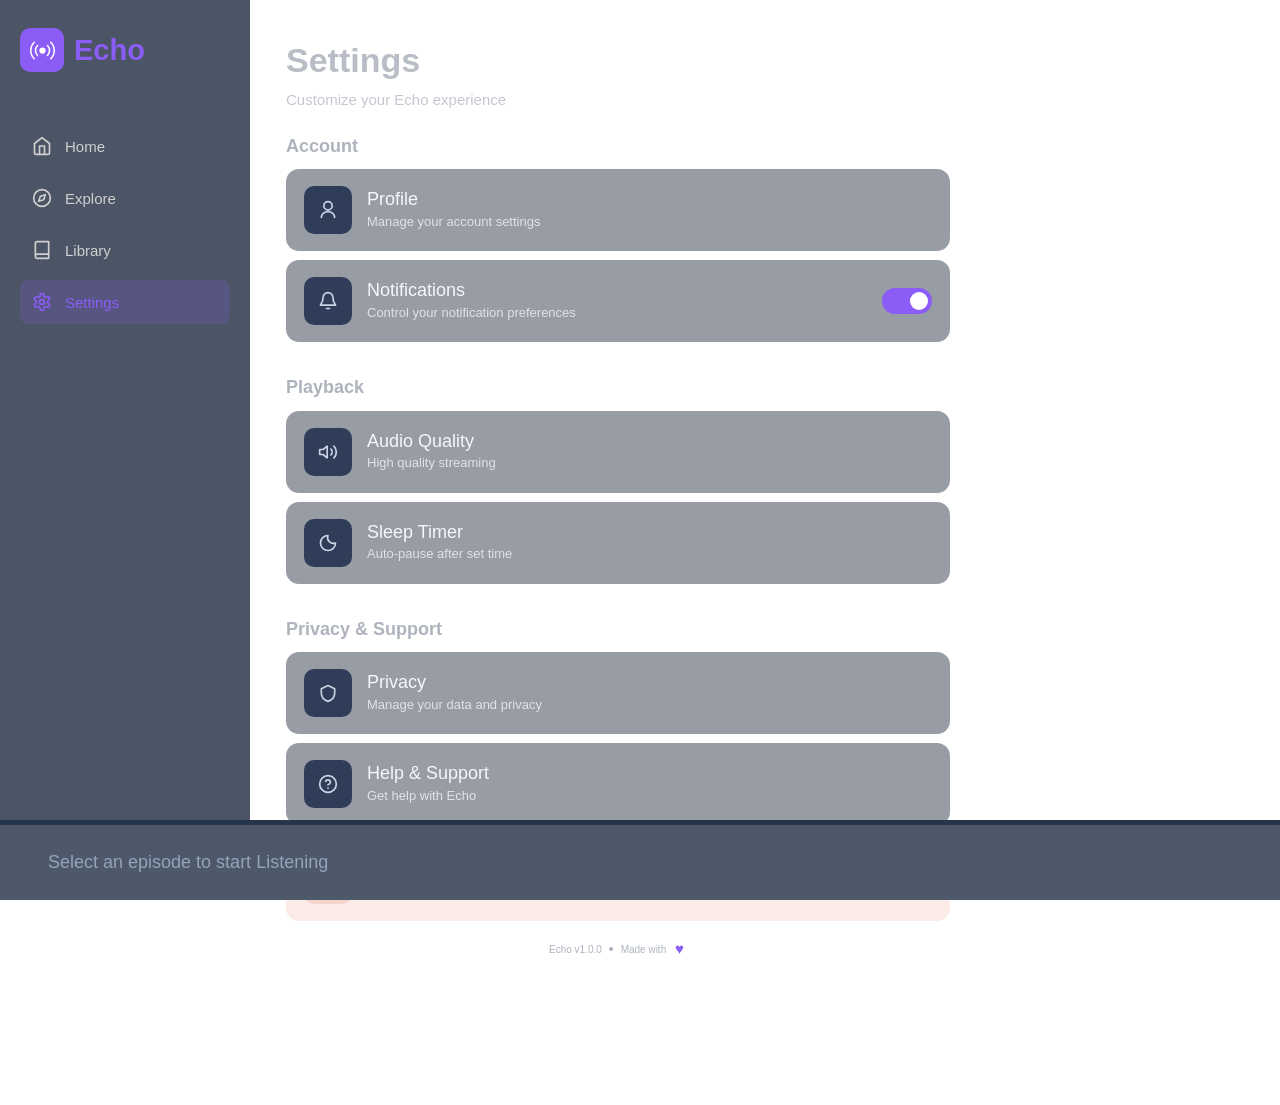
<file: setting.html>
<!DOCTYPE html>

<html lang="en">
<head>
<meta charset="utf-8"/>
<meta content="width=device-width, initial-scale=1.0" name="viewport"/>
<title>
   Echo - Settings
  </title>
<link href="css/style.css" rel="stylesheet"/>
</head>
<body>
<aside class="sidebar">
<div class="logo">
<div class="logo-icon">
<svg fill="currentColor" viewbox="0 0 16 16" xmlns="http://www.w3.org/2000/svg">
<path d="M3.05 3.05a7 7 0 0 0 0 9.9.5.5 0 0 1-.707.707 8 8 0 0 1 0-11.314.5.5 0 0 1 .707.707m2.122 2.122a4 4 0 0 0 0 5.656.5.5 0 1 1-.708.708 5 5 0 0 1 0-7.072.5.5 0 0 1 .708.708m5.656-.708a.5.5 0 0 1 .708 0 5 5 0 0 1 0 7.072.5.5 0 1 1-.708-.708 4 4 0 0 0 0-5.656.5.5 0 0 1 0-.708m2.122-2.12a.5.5 0 0 1 .707 0 8 8 0 0 1 0 11.313.5.5 0 0 1-.707-.707 7 7 0 0 0 0-9.9.5.5 0 0 1 0-.707zM10 8a2 2 0 1 1-4 0 2 2 0 0 1 4 0">
</path>
</svg>
</div>
<span>
     Echo
    </span>
</div>
<nav class="menu">
<a class="menu-item" href="index.html">
<svg fill="none" stroke="currentColor" stroke-linecap="round" stroke-linejoin="round" stroke-width="2" viewbox="0 0 24 24">
<path d="m3 9 9-7 9 7v11a2 2 0 0 1-2 2H5a2 2 0 0 1-2-2z">
</path>
<polyline points="9 22 9 12 15 12 15 22">
</polyline>
</svg>
<span>
      Home
     </span>
</a>
<a class="menu-item" href="explore.html">
<svg fill="none" stroke="currentColor" stroke-linecap="round" stroke-linejoin="round" stroke-width="2" viewbox="0 0 24 24">
<circle cx="12" cy="12" r="10">
</circle>
<polygon points="16 8 14 14 8 16 10 10 16 8">
</polygon>
</svg>
<span>
      Explore
     </span>
</a>
<a class="menu-item" href="library.html">
<svg fill="none" stroke="currentColor" stroke-linecap="round" stroke-linejoin="round" stroke-width="2" viewbox="0 0 24 24">
<path d="M4 19.5v-15A2.5 2.5 0 0 1 6.5 2H20v20H6.5a2.5 2.5 0 0 1-2.5-2.5A2.5 2.5 0 0 1 6.5 17H20">
</path>
</svg>
<span>
      Library
     </span>
</a>
<a class="menu-item active" href="setting.html">
<svg fill="none" stroke="currentColor" stroke-linecap="round" stroke-linejoin="round" stroke-width="2" viewbox="0 0 24 24">
<path d="M12.22 2h-.44a2 2 0 0 0-2 2v.18a2 2 0 0 1-1 1.73l-.43.25a2 2 0 0 1-2 0l-.15-.08a2 2 0 0 0-2.73.73l-.22.38a2 2 0 0 0 .73 2.73l.15.1a2 2 0 0 1 1 1.72v.51a2 2 0 0 1-1 1.74l-.15.09a2 2 0 0 0-.73 2.73l.22.38a2 2 0 0 0 2.73.73l.15-.08a2 2 0 0 1 2 0l.43.25a2 2 0 0 1 1 1.73V20a2 2 0 0 0 2 2h.44a2 2 0 0 0 2-2v-.18a2 2 0 0 1 1-1.73l.43-.25a2 2 0 0 1 2 0l.15.08a2 2 0 0 0 2.73-.73l.22-.39a2 2 0 0 0-.73-2.73l-.15-.08a2 2 0 0 1-1-1.74v-.5a2 2 0 0 1 1-1.74l.15-.09a2 2 0 0 0 .73-2.73l-.22-.38a2 2 0 0 0-2.73-.73l-.15.08a2 2 0 0 1-2 0l-.43-.25a2 2 0 0 1-1-1.73V4a2 2 0 0 0-2-2z">
</path>
<circle cx="12" cy="12" r="3">
</circle>
</svg>
<span>
      Settings
     </span>
</a>
</nav>
</aside>
<main class="settings-main">
<section class="settings-page">

    <header class="settings-header">
        <h1>Settings</h1>
        <p>Customize your Echo experience</p>
    </header>

    <section class="settings-section">

        <h2>Account</h2>

        <div class="settings-card">

            <div class="settings-row">
                <div class="settings-row-info">

                    <div class="settings-icon">
                        <svg
                            fill="none"
                            stroke="currentColor"
                            stroke-width="2"
                            viewBox="0 0 24 24"
                        >
                            <path d="M12 12a5 5 0 1 0 0-10 5 5 0 0 0 0 10ZM4 21c0-4 3.5-7 8-7s8 3 8 7"></path>
                        </svg>
                    </div>

                    <div>
                        <h3>Profile</h3>
                        <p>Manage your account settings</p>
                    </div>

                </div>
            </div>


            <div class="settings-row">

                <div class="settings-row-info">

                    <div class="settings-icon">
                        <svg
                            fill="none"
                            stroke="currentColor"
                            stroke-width="2"
                            viewBox="0 0 24 24"
                        >
                            <path d="M18 8a6 6 0 0 0-12 0c0 7-3 7-3 9h18c0-2-3-2-3-9M10 21h4"></path>
                        </svg>
                    </div>

                    <div>
                        <h3>Notifications</h3>
                        <p>Control your notification preferences</p>
                    </div>

                </div>

                <label class="switch">
                    <input
                        checked
                        id="notificationToggle"
                        type="checkbox"
                    />
                    <span class="slider"></span>
                </label>

            </div>

        </div>

    </section>

    <section class="settings-section">

        <h2>Playback</h2>

        <div class="settings-card">

            <div class="settings-row">

                <div class="settings-row-info">

                    <div class="settings-icon">
                        <svg width="20" height="20" viewBox="0 0 24 24"
     fill="none"
     stroke="currentColor"
     stroke-width="2"
     stroke-linecap="round"
     stroke-linejoin="round">
    <polygon points="11 5 6 9 2 9 2 15 6 15 11 19 11 5"></polygon>
    <path d="M15.54 8.46a5 5 0 0 1 0 7.07"></path>
    <path d="M19.07 4.93a10 10 0 0 1 0 14.14"></path>
</svg>
                    </div>

                    <div>
                        <h3>Audio Quality</h3>
                        <p>High quality streaming</p>
                    </div>

                </div>

            </div>


            <div class="settings-row">

                <div class="settings-row-info">

                    <div class="settings-icon">
                        <svg
                            fill="none"
                            stroke="currentColor"
                            stroke-width="2"
                            viewBox="0 0 24 24"
                        >
                            <path d="M12 3a9 9 0 1 0 9 9 7 7 0 0 1-9-9Z"></path>
                        </svg>
                    </div>

                    <div>
                        <h3>Sleep Timer</h3>
                        <p>Auto-pause after set time</p>
                    </div>

                </div>

            </div>

        </div>

    </section>

   <section class="settings-section">

    <h2>Privacy &amp; Support</h2>

    <div class="settings-card">

        <div class="settings-row">

            <div class="settings-row-info">

                <div class="settings-icon">
                    <svg
                        fill="none"
                        stroke="currentColor"
                        stroke-width="2"
                        viewBox="0 0 24 24"
                    >
                        <path d="M12 3l8 4v5c0 5-3.4 8.5-8 10-4.6-1.5-8-5-8-10V7l8-4z"></path>
                    </svg>
                </div>

                <div>
                    <h3>Privacy</h3>
                    <p>Manage your data and privacy</p>
                </div>

            </div>

        </div>


        <div class="settings-row">

            <div class="settings-row-info">

                <div class="settings-icon">
                <svg width="20" height="20" viewBox="0 0 24 24"
     fill="none"
     stroke="currentColor"
     stroke-width="2"
     stroke-linecap="round"
     stroke-linejoin="round">
    <circle cx="12" cy="12" r="10"></circle>
    <path d="M9.09 9a3 3 0 0 1 5.83 1c0 2-3 3-3 3"></path>
    <line x1="12" y1="17" x2="12.01" y2="17"></line>
</svg>
                </div>

                <div>
                    <h3>Help & Support</h3>
                    <p>Get help with Echo</p>
                </div>

            </div>

        </div>


        <div class="settings-row">

            <div class="settings-row-info">

                <div class="settings-icon">
                   <svg width="20" height="20" viewBox="0 0 24 24"
     fill="none"
     stroke="currentColor"
     stroke-width="2"
     stroke-linecap="round"
     stroke-linejoin="round">
    <path d="M9 21H5a2 2 0 0 1-2-2V5a2 2 0 0 1 2-2h4"></path>
    <polyline points="16 17 21 12 16 7"></polyline>
    <line x1="21" y1="12" x2="9" y2="12"></line>
</svg>
                </div>

                <div>
                    <h3>Sign Out</h3>
                </div>

            </div>

        </div>

    </div>

    <div class="settings-footer">

        <span>Echo V1.0.0 <svg xmlns="http://www.w3.org/2000/svg" width="10" height="16" fill="currentColor" class="bi bi-dot" viewBox="0 0 16 16">
  <path d="M8 9.5a1.5 1.5 0 1 0 0-3 1.5 1.5 0 0 0 0 3"/>
</svg>Made with
            <span class="settings-heart">♥</span>
        </span>

    </div>

</section>
    <div class="settings-legacy-controls" aria-hidden="true">

        <input id="profile" type="checkbox"/>

        <input
            checked
            id="autoplayToggle"
            type="checkbox"
        />

        <input id="speedSelect" type="checkbox"/>

        <input id="emailToggle" type="checkbox"/>

        <input
            checked
            id="historyToggle"
            type="checkbox"
        />

    </div>

</section>
</main>
</main>

<nav class="mobile-bottom-nav">

    <a href="index.html" class="active">
        <svg fill="none"
             stroke="currentColor"
             stroke-linecap="round"
             stroke-linejoin="round"
             stroke-width="2"
             viewBox="0 0 24 24">
            <path d="m3 9 9-7 9 7v11a2 2 0 0 1-2 2H5a2 2 0 0 1-2-2z"></path>
            <polyline points="9 22 9 12 15 12 15 22"></polyline>
        </svg>
        <span>Home</span>
    </a>

    <a href="explore.html">
        <svg fill="none"
             stroke="currentColor"
             stroke-linecap="round"
             stroke-linejoin="round"
             stroke-width="2"
             viewBox="0 0 24 24">
            <circle cx="12" cy="12" r="10"></circle>
            <polygon points="16 8 14 14 8 16 10 10 16 8"></polygon>
        </svg>
        <span>Explore</span>
    </a>
    <a href="library.html">
        <svg fill="none"
             stroke="currentColor"
             stroke-linecap="round"
             stroke-linejoin="round"
             stroke-width="2"
             viewBox="0 0 24 24">
            <path d="M4 19.5v-15A2.5 2.5 0 0 1 6.5 2H20v20H6.5a2.5 2.5 0 0 1-2.5-2.5A2.5 2.5 0 0 1 6.5 17H20"></path>
        </svg>
        <span>Library</span>
    </a>

    <a href="setting.html">
        <svg fill="none"
             stroke="currentColor"
             stroke-linecap="round"
             stroke-linejoin="round"
             stroke-width="2"
             viewBox="0 0 24 24">
            <path d="M12.22 2h-.44a2 2 0 0 0-2 2v.18a2 2 0 0 1-1 1.73l-.43.25a2 2 0 0 1-2 0l-.15-.08a2 2 0 0 0-2.73.73l-.22.38a2 2 0 0 0 .73 2.73l.15.1a2 2 0 0 1 1 1.72v.51a2 2 0 0 1-1 1.74l-.15.09a2 2 0 0 0-.73 2.73l.22.38a2 2 0 0 0 2.73.73l.15-.08a2 2 0 0 1 2 0l.43.25a2 2 0 0 1 1 1.73V20a2 2 0 0 0 2 2h.44a2 2 0 0 0 2-2v-.18a2 2 0 0 1 1-1.73l.43-.25a2 2 0 0 1 2 0l.15.08a2 2 0 0 0 2.73-.73l.22-.39a2 2 0 0 0-.73-2.73l-.15-.08a2 2 0 0 1-1-1.74v-.5a2 2 0 0 1 1-1.74l.15-.09a2 2 0 0 0 .73-2.73l-.22-.38a2 2 0 0 0-2.73-.73l-.15.08a2 2 0 0 1-2 0l-.43-.25a2 2 0 0 1-1-1.73V4a2 2 0 0 0-2-2z"></path>
            <circle cx="12" cy="12" r="3"></circle>
        </svg>
        <span>Settings</span>
    </a>

</nav>

<div class="music-player empty" id="musicPlayer">
<div class="player-empty" id="playerEmpty">Select an episode to start Listening</div>
<div class="player-info">
<img alt="Now playing" id="playerImage" src="images/daily tech.jpeg"/>
<div class="player-text">
<h4 id="playerTitle"></h4>
<p id="playerShow"></p>
</div>
</div>
<div class="player-controls">
<button aria-label="Previous episode" class="player-button" id="previousButton" type="button">
<svg xmlns="http://www.w3.org/2000/svg" width="16" height="16" fill="currentColor" class="bi bi-skip-start" viewBox="0 0 16 16" aria-hidden="true"><path d="M4 4a.5.5 0 0 1 1 0v3.248l6.267-3.636c.52-.302 1.233.043 1.233.696v7.384c0 .653-.713.998-1.233.696L5 8.752V12a.5.5 0 0 1-1 0zm7.5.633L5.696 8l5.804 3.367z"></path></svg>
</button>
<button aria-label="Play" class="main-play" id="mainPlay" type="button">
<svg class="play-icon" fill="currentColor" height="16" viewbox="0 0 16 16" width="16" xmlns="http://www.w3.org/2000/svg">
<path d="m11.596 8.697-6.363 3.692c-.54.313-1.233-.066-1.233-.697V4.308c0-.63.693-1.01 1.233-.696l6.363 3.692a.802.802 0 0 1 0 1.393"></path>
</svg>
<svg class="pause-icon" fill="currentColor" height="16" style="display:none;" viewbox="0 0 16 16" width="16" xmlns="http://www.w3.org/2000/svg">
<path d="M6 3.5a.5.5 0 0 1 .5.5v8a.5.5 0 0 1-1 0V4a.5.5 0 0 1 .5-.5m4 0a.5.5 0 0 1 .5.5v8a.5.5 0 0 1-1 0V4a.5.5 0 0 1 .5-.5"></path>
</svg>
</button>
<button aria-label="Next episode" class="player-button" id="nextButton" type="button">
<svg xmlns="http://www.w3.org/2000/svg" width="16" height="16" fill="currentColor" class="bi bi-skip-end" viewBox="0 0 16 16" aria-hidden="true"><path d="M12.5 4a.5.5 0 0 0-1 0v3.248L5.233 3.612C4.713 3.31 4 3.655 4 4.308v7.384c0 .653.713.998 1.233.696L11.5 8.752V12a.5.5 0 0 0 1 0zM5 4.633L10.804 8 5 11.367z"></path></svg>
</button>
</div>
<div class="player-volume">
<svg xmlns="http://www.w3.org/2000/svg" width="16" height="16" fill="currentColor" class="volume-icon bi bi-volume-down" viewBox="0 0 16 16" aria-hidden="true"><path d="M9 4a.5.5 0 0 0-.812-.39L5.825 5.5H3.5A.5.5 0 0 0 3 6v4a.5.5 0 0 0 .5.5h2.325l2.363 1.89A.5.5 0 0 0 9 12zM6.312 6.39 8 5.04v5.92L6.312 9.61A.5.5 0 0 0 6 9.5H4v-3h2a.5.5 0 0 0 .312-.11M12.025 8a4.5 4.5 0 0 1-1.318 3.182L10 10.475A3.5 3.5 0 0 0 11.025 8 3.5 3.5 0 0 0 10 5.525l.707-.707A4.5 4.5 0 0 1 12.025 8"></path></svg>
<div aria-label="Volume" aria-valuemax="100" aria-valuemin="0" aria-valuenow="70" class="volume-bar" id="volumeBar" role="slider" tabindex="0">
<div class="volume-progress" id="volumeProgress"></div>
<div class="volume-dot" id="volumeDot"></div>
</div>
</div>
<button aria-label="Open Music File" class="fullscreen-button" id="fullscreenButton" type="button"><svg xmlns="http://www.w3.org/2000/svg" width="16" height="16" fill="currentColor" class="bi bi-arrows-fullscreen" viewBox="0 0 16 16" aria-hidden="true"><path d="M1 1.5A.5.5 0 0 1 1.5 1h3a.5.5 0 0 1 0 1H2.707l3.147 3.146a.5.5 0 0 1-.708.708L2 2.707V4.5a.5.5 0 0 1-1 0v-3zM10.5 1a.5.5 0 0 1 .5.5v3a.5.5 0 0 1-1 0V2.707L6.354 5.854a.5.5 0 1 1-.708-.708L8.793 2H7a.5.5 0 0 1 0-1zM1.5 10a.5.5 0 0 1 .5.5v1.793l3.146-3.147a.5.5 0 0 1 .708.708L2.707 13H4.5a.5.5 0 0 1 0 1h-3a.5.5 0 0 1-.5-.5v-3a.5.5 0 0 1 .5-.5m13-1a.5.5 0 0 1 .5.5v3a.5.5 0 0 1-.5.5h-3a.5.5 0 0 1 0-1h1.793l-3.147-3.146a.5.5 0 0 1-.708-.708L13.293 12.293V10.5a.5.5 0 0 1 1 0z"></path></svg></button>
</div>


<div class="fullscreen-player" id="fullscreenPlayer">
<div class="fullscreen-top">
<button aria-label="Close" class="fullscreen-close" id="fullscreenClose" type="button">
     ×
    </button>
<div class="fullscreen-actions">
<button aria-label="Share" class="fullscreen-action-share" data-action="share" type="button">
<svg xmlns="http://www.w3.org/2000/svg" width="16" height="16" fill="currentColor" class="bi bi-share" viewBox="0 0 16 16" aria-hidden="true"><path d="M13.5 1a1.5 1.5 0 1 0 0 3 1.5 1.5 0 0 0 0-3M11 2.5a2.5 2.5 0 1 1 .603 1.628l-6.718 3.12a2.5 2.5 0 0 1 0 1.504l6.718 3.12a2.5 2.5 0 1 1-.488.876l-6.718-3.12a2.5 2.5 0 1 1 0-3.256l6.718-3.12A2.5 2.5 0 0 1 11 2.5m-8.5 4a1.5 1.5 0 1 0 0 3 1.5 1.5 0 0 0 0-3m11 5.5a1.5 1.5 0 1 0 0 3 1.5 1.5 0 0 0 0-3"></path></svg>
</button>
<button aria-label="Favorite" class="fullscreen-action-heart" data-action="favorite" type="button">
<svg class="bi bi-suit-heart" fill="currentColor" height="16" viewbox="0 0 16 16" width="16" xmlns="http://www.w3.org/2000/svg">
<path d="m8 6.236-.894-1.789c-.222-.443-.607-1.08-1.152-1.595C5.418 2.345 4.776 2 4 2 2.324 2 1 3.326 1 4.92c0 1.211.554 2.066 1.868 3.37.337.334.721.695 1.146 1.093C5.122 10.423 6.5 11.717 8 13.447c1.5-1.73 2.878-3.024 3.986-4.064.425-.398.81-.76 1.146-1.093C14.446 6.986 15 6.131 15 4.92 15 3.326 13.676 2 12 2c-.777 0-1.418.345-1.954.852-.545.515-.93 1.152-1.152 1.595zm.392 8.292a.513.513 0 0 1-.784 0c-1.601-1.902-3.05-3.262-4.243-4.381C1.3 8.208 0 6.989 0 4.92 0 2.755 1.79 1 4 1c1.6 0 2.719 1.05 3.404 2.008.26.365.458.716.596.992a7.6 7.6 0 0 0 .596-.992C9.281 2.049 10.4 1 12 1c2.21 0 4 1.755 4 3.92 0 2.069-1.3 3.288-3.365 5.227-1.193 1.12-2.642 2.48-4.243 4.38z">
</path>
</svg>
</button>
</div>
</div>
<div class="fullscreen-content">
<img alt="The Daily Tech" class="fullscreen-cover" id="fullscreenImage" src="images/daily tech.jpeg"/>
<h1 id="fullscreenTitle">
     The AI Revolution: What's Next?
    </h1>
<p id="fullscreenShow">
     The Daily Tech
    </p>
<div class="fullscreen-progress-area">
<div class="fullscreen-progress" id="fullscreenProgress">
<div class="fullscreen-progress-fill" id="fullscreenProgressFill">
</div>
<div class="fullscreen-progress-dot" id="fullscreenProgressDot">
</div>
</div>
<div class="fullscreen-time">
<span>
       0:00
      </span>
<span>
       45:32
      </span>
</div>
</div>
<div class="fullscreen-main-controls">
<button aria-label="Previous" class="fullscreen-skip" id="fullscreenPrevious" type="button">
<svg xmlns="http://www.w3.org/2000/svg" width="16" height="16" fill="currentColor" class="bi bi-skip-start" viewBox="0 0 16 16" aria-hidden="true"><path d="M4 4a.5.5 0 0 1 1 0v3.248l6.267-3.636c.52-.302 1.233.043 1.233.696v7.384c0 .653-.713.998-1.233.696L5 8.752V12a.5.5 0 0 1-1 0zm7.5.633L5.696 8l5.804 3.367z"></path></svg>
</button>
<button aria-label="Play" class="fullscreen-play" id="fullscreenPlay" type="button">
<svg class="play-icon" fill="currentColor" height="16" viewbox="0 0 16 16" width="16" xmlns="http://www.w3.org/2000/svg">
<path d="m11.596 8.697-6.363 3.692c-.54.313-1.233-.066-1.233-.697V4.308c0-.63.692-1.01 1.233-.696l6.363 3.692a.802.802 0 0 1 0 1.393">
</path>
</svg>
<svg class="pause-icon" fill="currentColor" height="16" style="display:none;" viewbox="0 0 16 16" width="16" xmlns="http://www.w3.org/2000/svg">
<path d="M6 3.5a.5.5 0 0 1 .5.5v8a.5.5 0 0 1-1 0V4a.5.5 0 0 1 .5-.5m4 0a.5.5 0 0 1 .5.5v8a.5.5 0 0 1-1 0V4a.5.5 0 0 1 .5-.5">
</path>
</svg>
</button>
<button aria-label="Next" class="fullscreen-skip" id="fullscreenNext" type="button">
<svg xmlns="http://www.w3.org/2000/svg" width="16" height="16" fill="currentColor" class="bi bi-skip-end" viewBox="0 0 16 16" aria-hidden="true"><path d="M12.5 4a.5.5 0 0 0-1 0v3.248L5.233 3.612C4.713 3.31 4 3.655 4 4.308v7.384c0 .653.713.998 1.233.696L11.5 8.752V12a.5.5 0 0 0 1 0zM5 4.633L10.804 8 5 11.367z"></path></svg>
</button>
</div>
<div class="fullscreen-bottom-controls">
<button aria-label="Playback speed" class="speed-button" data-action="speed" type="button">
      1x
     </button>
<div class="fullscreen-volume">
<svg xmlns="http://www.w3.org/2000/svg" width="16" height="16" fill="currentColor" class="volume-icon bi bi-volume-down" viewBox="0 0 16 16" aria-hidden="true"><path d="M9 4a.5.5 0 0 0-.812-.39L5.825 5.5H3.5A.5.5 0 0 0 3 6v4a.5.5 0 0 0 .5.5h2.325l2.363 1.89A.5.5 0 0 0 9 12zM6.312 6.39 8 5.04v5.92L6.312 9.61A.5.5 0 0 0 6 9.5H4v-3h2a.5.5 0 0 0 .312-.11M12.025 8a4.5 4.5 0 0 1-1.318 3.182L10 10.475A3.5 3.5 0 0 0 11.025 8 3.5 3.5 0 0 0 10 5.525l.707-.707A4.5 4.5 0 0 1 12.025 8"></path></svg>
<div aria-label="Volume" class="fullscreen-volume-bar" id="fullscreenVolumeBar" role="slider" tabindex="0">
<div class="fullscreen-volume-fill">
</div>
<div class="fullscreen-volume-dot">
</div>
</div>
</div>
<button aria-label="Sleep timer" class="bottom-icon-button" data-action="sleep" type="button">
<svg xmlns="http://www.w3.org/2000/svg" width="16" height="16" fill="currentColor" class="bi bi-moon" viewBox="0 0 16 16" aria-hidden="true"><path d="M6 .278a.77.77 0 0 1 .08.858 7.2 7.2 0 0 0-.878 3.46c0 4.021 3.278 7.277 7.318 7.277q.792-.001 1.533-.16a.79.79 0 0 1 .81.316.73.73 0 0 1-.031.893A8.35 8.35 0 0 1 8.344 16C3.734 16 0 12.286 0 7.71 0 4.266 2.114 1.312 5.124.06A.75.75 0 0 1 6 .278M4.858 1.311A7.27 7.27 0 0 0 1.025 7.71c0 4.02 3.279 7.276 7.319 7.276a7.32 7.32 0 0 0 5.205-2.162q-.506.063-1.029.063c-4.61 0-8.343-3.714-8.343-8.29 0-1.167.242-2.278.681-3.286"></path></svg>
</button>
<button aria-label="Notes" class="bottom-icon-button" data-action="notes" type="button">
<svg class="bi bi-file-earmark-text" fill="currentColor" height="16" viewbox="0 0 16 16" width="16" xmlns="http://www.w3.org/2000/svg">
<path d="M5.5 7a.5.5 0 0 0 0 1h5a.5.5 0 0 0 0-1zM5 9.5a.5.5 0 0 0 0 1h6a.5.5 0 0 0 0-1zM5.5 12a.5.5 0 0 0 0 1h3a.5.5 0 0 0 0-1z">
</path>
<path d="M14 4.5V14.5a1.5 1.5 0 0 1-1.5 1.5h-9A1.5 1.5 0 0 1 2 14.5v-13A1.5 1.5 0 0 1 3.5 0H9a.5.5 0 0 1 .354.146l4.5 4.5A.5.5 0 0 1 14 5zM13 14V5.5h-3A1.5 1.5 0 0 1 8.5 4V1h-5a.5.5 0 0 0-.5.5v13a.5.5 0 0 0 .5.5h9a.5.5 0 0 0 .5-.5zM9.5 1.707V4a.5.5 0 0 0 .5.5h2.293z">
</path>
</svg>
</button>
</div>
</div>
</div>

<script src="js/script.js">
</script>
</body>
</html>
</file>
<file: css/style.css>
* {
    box-sizing: border-box;
}

:root {
    --primary: #8b5cf6;
    --primary-light: #a78bfa;
    --sidebar-bg: #454b59;
    --menu-normal: #d0d0d0;
    --menu-hover-bg: #30284d;
    --muted-foreground: #4b5462;
}

html{
    margin: 0;
    padding: 0;
    width: 100%;
    overflow-x: hidden;
}

body{
    margin: 0;
    padding: 0;
    width: 100%;
    overflow-x: hidden;
}

body {
    font-family: Arial, sans-serif;
    background-color: #ffffff;
    color: #111111;
}

.sidebar {
    position: fixed !important;
    top: 0 !important;
    left: 0 !important;
    height: 100vh !important;
    min-height: 100vh !important;

    padding: 28px 20px !important;

    background-color: var(--sidebar-bg) !important;

    box-sizing: border-box !important;

    overflow: hidden !important;
}

.logo {
    display: flex !important;
    align-items: center !important;

    gap: 10px !important;

    color: var(--primary) !important;
    font-weight: 700 !important;

    margin: 0 0 55px !important;
}

.logo-icon {
    width: 44px !important;
    height: 44px !important;

    display: flex !important;
    align-items: center !important;
    justify-content: center !important;

    flex-shrink: 0 !important;

    border-radius: 10px !important;

    background-color: var(--primary) !important;

    color: #ffffff !important;
}

.logo-icon svg {
    width: 25px !important;
    height: 25px !important;

    display: block !important;

    flex-shrink: 0 !important;
}

.sidebar .menu {
    display: flex !important;
    flex-direction: column !important;

    gap: 8px !important;
}

.sidebar .menu-item {
    display: flex !important;
    align-items: center !important;

    gap: 13px !important;

    width: 100% !important;

    background-color: transparent !important;

    color: var(--menu-normal) !important;

    text-decoration: none !important;
    font-weight: 400 !important;

    transition:
        color 0.2s ease,
        background-color 0.2s ease !important;
}

.sidebar .menu-item span {
    color: var(--menu-normal) !important;

    transition: color 0.2s ease !important;
}

.sidebar .menu-item svg {

    flex-shrink: 0 !important;

    color: var(--menu-normal) !important;
    stroke: var(--menu-normal) !important;

    fill: none !important;

    transition:
        color 0.2s ease,
        stroke 0.2s ease !important;
}

.sidebar .menu-item:not(.active):hover {
    color: #ffffff !important;

    background-color: var(--menu-hover-bg) !important;
}

.sidebar .menu-item:not(.active):hover span {
    color: #ffffff !important;
}

.sidebar .menu-item:not(.active):hover svg {
    color: #ffffff !important;
    stroke: #ffffff !important;
    fill: none !important;
}

.sidebar .menu-item.active {
    color: var(--primary) !important;

    background-color: var(--menu-hover-bg) !important;
}

.sidebar .menu-item.active span {
    color: var(--primary) !important;
}

.sidebar .menu-item.active svg {
    color: var(--primary) !important;
    stroke: var(--primary) !important;
    fill: none !important;
}

.sidebar .menu-item.active:hover {
    color: var(--primary) !important;

    background-color: var(--menu-hover-bg) !important;
}

.sidebar .menu-item.active:hover span {
    color: var(--primary) !important;
}

.sidebar .menu-item.active:hover svg {
    color: var(--primary) !important;
    stroke: var(--primary) !important;
    fill: none !important;
}

.main-content {
    min-height: 100vh;
    background-color: #ffffff;
    padding-top: 30px !important;
    padding-left: 40px !important;
    padding-right: 40px !important;
    padding-bottom: 120px !important;

    box-sizing: border-box !important;
}

.main-content:has(.show-details.active) {

    background-color: #101014 !important;
}

.main-content > .row {
    margin-left: 0;
    margin-right: 0;
}

.section-title {
    display: flex;

    justify-content: space-between;
    align-items: center;

    width: 100%;

    white-space: nowrap;
}

.section-title h2 {
    margin: 0;
}

.section-title a {
    font-weight: 400;

    text-decoration: none;

    transition: color 0.2s ease;
}

.section-title a:hover {
    color: #8b5cf6 !important;

    text-decoration: none;
}

.hero-section {
    position: relative;
    width: 100%;
    height: 330px !important;

    margin-bottom: 38px !important;

    border-radius: 13px !important;
    border: none !important;
    outline: none !important;

    background-image: url("../images/daily\ tech.jpeg") !important;
    background-size: cover !important;
    background-position: 54% center !important;
    background-repeat: no-repeat !important;

    overflow: hidden !important;

    box-shadow: none !important;
}
.hero-section::before {
    content: "";
    position: absolute;
    inset: 0;

    background: linear-gradient(
        to right,
        var(--background),
        rgba(15, 23, 42, 0.8),
        transparent
    );

    border-radius: inherit;

    z-index: 1;
    pointer-events: none;
}
.hero-content {
    position: relative;

    z-index: 10;

    height: 100%;

    box-sizing: border-box;

    display: flex;
    flex-direction: column;
    justify-content: flex-end;
}

.daily-mix {
    display: flex;
    align-items: center;

    width: fit-content;

    gap: 8px;

    background-color: rgba(139, 92, 246, 0.28);
}

.hero-tag-dot {
    width: 8px;
    height: 8px;

    border-radius: 50%;

    background-color: var(--primary);

    flex-shrink: 0;
}

.profile-button {
    font-weight: 600;

    color: var(--primary-light);
}

.hero-text {
    max-width: 620px;
}

.hero-text h1 {
    margin: 0 0 14px;

    color: #ffffff;
    font-weight: 700;

    line-height: 1.1;
}

.host-name {
    margin: 0 0 10px;
    font-weight: 500;
}

.hero-description {
    margin: 0;
}

.hero-buttons {
    display: flex;
    align-items: center;
}

.listen-button {
    border: none;

    background: linear-gradient(
        90deg,
        #8b5cf6,
        #b026e0
    );

    color: #ffffff;
    font-weight: 600;

    cursor: pointer;

    transition: all 0.2s ease;
}

.listen-button:hover {
    background: linear-gradient(
        90deg,
        #7445e8,
        #9d20cc
    );

    transform: translateY(-2px);
}

.view-button {
    border: 1px solid rgba(255, 255, 255, 0.35);

    background: transparent;

    color: #ffffff;
    font-weight: 600;

    cursor: pointer;

    transition: all 0.2s ease;
}

.view-button:hover {
    color: #ffffff;

    border-color: var(--primary);

    background-color: rgba(139, 92, 246, 0.12);
}

.trending-section {
    width: 100%;
}

.trending-card {

    min-width: 0;
}

.trending-row{

    width: 100%;

    overflow-x: auto;

    scrollbar-width: none;
}

.release-row{

    width: 100%;

    overflow-x: auto;

    scrollbar-width: none;
}

.trending-row::-webkit-scrollbar{
    display: none;
}

.release-row::-webkit-scrollbar{
    display: none;
}

.podcast-card {
    width: 100%;

    margin: 0;
    padding: 0;

    background-color: #ffffff;

    cursor: pointer;

    transition: transform 0.2s ease;
}

.podcast-card:hover {
    transform: translateY(-3px);
}

.podcast-image {
    width: 100%;

    aspect-ratio: 1 / 1;

    background-color: transparent;
}

.podcast-image img {
    display: block;

    width: 100%;
    height: 100%;

    object-fit: cover;
}

.podcast-card h3 {
    font-weight: 400;

    line-height: 1.3;

    margin: 0 0 6px;
}

.podcast-card p {

    margin: 0;
}

.trending-card .podcast-image{
    position: relative;

    overflow: hidden;
}

.release-card .podcast-image{
    position: relative;

    overflow: hidden;
}

.trending-card .video-button{
    position: absolute;

    background-color: var(--primary);

    color: #ffffff;

    border-radius: 50%;

    display: flex;
    align-items: center;
    justify-content: center;

    opacity: 0;
    visibility: hidden;

    transition:
        opacity 0.2s ease,
        visibility 0.2s ease;

    z-index: 2;
}

.release-card .video-button{
    position: absolute;

    background-color: var(--primary);

    color: #ffffff;

    border-radius: 50%;

    display: flex;
    align-items: center;
    justify-content: center;

    opacity: 0;
    visibility: hidden;

    transition:
        opacity 0.2s ease,
        visibility 0.2s ease;

    z-index: 2;
}

.trending-card .podcast-image:hover .video-button{
    opacity: 1;
    visibility: visible;
}

.release-card .podcast-image:hover .video-button{
    opacity: 1;
    visibility: visible;
}

.continue-section {
    width: 100%;
}

.episode-list {
    display: grid;

    grid-template-columns: repeat(3, 1fr);

    width: 100%;
}

.episode {
    position: relative;

    display: flex;
    align-items: center;

    width: 100%;

    overflow: hidden;

    background-color: #d8d9dc;

    cursor: pointer;

    transition:
        background-color 0.2s ease,
        transform 0.2s ease;
}

.episode:hover {
    background-color: #18152b;
}

.episode.active {
    background-color: #18152b;
}

.episode-icon {
    position: relative;

    flex-shrink: 0;

    overflow: hidden;

    background-color: transparent;
}

.episode-icon img {
    display: block;

    width: 100%;
    height: 100%;

    object-fit: cover;
}

.episode-details {
    flex: 1;

    min-width: 0;

    overflow: hidden;
}

.episode-details h3 {
    font-weight: 700;

    line-height: 1.3;

    margin: 0 0 8px;

    white-space: nowrap;

    overflow: hidden;

    text-overflow: ellipsis;
}

.episode-details p {

    line-height: 1.6;

    margin: 0;

    white-space: nowrap;
}

.episode-details p svg {
    width: 13px;
    height: 13px;

    margin-left: 5px;
    margin-right: 3px;

    vertical-align: -2px;

    color: #9aa3b2;
}

.episode:hover .episode-details h3{
    color: #ffffff;
}

.episode.active .episode-details h3{
    color: #ffffff;
}

.episode:hover .episode-details p{
    color: #eeeeee;
}

.episode.active .episode-details p{
    color: #eeeeee;
}

.play-button {
    position: absolute;

    left: 32px;
    top: 50%;

    transform: translateY(-50%);

    display: none;
    align-items: center;
    justify-content: center;

    width: 40px;
    height: 40px;

    padding: 0;

    border: none;

    border-radius: 50%;

    background-color: var(--primary);

    color: #ffffff;

    cursor: pointer;

    z-index: 10;
}

.episode:hover .play-button{
    display: flex;
}

.episode.active .play-button{
    display: flex;
}

.play-button svg {
    width: 18px;
    height: 18px;
}

.new-releases-section {
    width: 100%;
}

.release-card {

    min-width: 0;
}

.release-card h3 {
    font-weight: 500;
}

.explore-search-section {
    width: 100%;

    margin: 0 0 55px;
}

.explore-title {
    width: 100%;

    margin: 0 0 25px;
}

.explore-title h1 {
    margin: 0;

    font-size: 32px;
    font-weight: 600;
}

.search-bar {
    display: flex;
    align-items: center;

    background-color: #727388;

    transition:
        border-color 0.2s ease,
        box-shadow 0.2s ease;
}

.search-bar svg {

    flex-shrink: 0;

    fill: none !important;

    stroke: #C7D2E5 !important;

    stroke-width: 2 !important;

    stroke-linecap: round !important;
    stroke-linejoin: round !important;
}

.search-bar input {
    width: 100%;

    border: none;
    outline: none;

    background: transparent;

    color: #F8FAFC;
}

.search-bar input::placeholder {
    color: #AEB4C5;
}

.search-bar:focus-within {
    border-color: #5F6478;

    box-shadow: 0 8px 30px rgba(139, 92, 246, 0.25);
}

.categories-section {
    width: 100%;

    margin: 0 0 55px;
}

.categories-grid {
    display: grid;

    width: 100%;
}

.category-card {
    position: relative;

    overflow: hidden;

    display: flex;
    flex-direction: column;
    justify-content: space-between;

    cursor: pointer;

    color: #ffffff;

    transition:
        transform 0.2s ease,
        box-shadow 0.2s ease;
}

.category-card::before {
    content: "";

    position: absolute;

    width: 110px;
    height: 110px;

    top: -35px;
    right: -25px;

    border-radius: 50%;

    background-color: rgba(255, 255, 255, 0.16);
}

.category-card::after {
    content: "";

    position: absolute;

    width: 100px;
    height: 100px;

    bottom: -55px;
    left: -35px;

    border-radius: 50%;

    background-color: rgba(255, 255, 255, 0.10);
}

.category-icon {
    position: relative;

    z-index: 2;

    font-size: 34px;

    line-height: 1;
}

.category-card h3 {
    position: relative;

    z-index: 2;

    margin: 0;

    color: #ffffff;

    font-size: 19px;
    font-weight: 700;
}

.category-card:hover {
    transform: translateY(-4px);

    box-shadow: 0 10px 25px rgba(0, 0, 0, 0.15);
}

.top-charts-section {
    width: 100%;

    margin: 0 0 40px;
}

.top-charts-grid {
    display: grid;

    grid-template-columns: repeat(2, 1fr);

    gap: 14px;

    width: 100%;
}

.chart-card {
    display: flex;
    align-items: center;

    width: 100%;

    min-width: 0;

    background-color: #8E949D;

    cursor: pointer;

    overflow: hidden;

    transition:
        background-color 0.2s ease,
        transform 0.2s ease;
}

.chart-card:hover {
    background-color: #1E293B;

    transform: translateY(-2px);
}

.chart-card.active{
    background-color: #1E293B;
}

.chart-card.active:hover{
    background-color: #1E293B;
}

.chart-rank {
    width: 38px;

    flex-shrink: 0;

    margin-right: 10px;

    color: #d0d0d0 !important;

    font-size: 28px;
    font-weight: 600;

    text-align: center;
}

.chart-card:hover .chart-rank{
    color: #d0d0d0 !important;
}

.chart-card.active .chart-rank{
    color: #d0d0d0 !important;
}

.chart-card img {

    flex-shrink: 0;

    object-fit: cover;

    margin-right: 18px;
}

.chart-info {
    flex: 1;

    min-width: 0;

    overflow: hidden;
}

.chart-info h3 {
    margin: 0 0 6px;

    color: #FFFFFF;

    font-size: 18px;
    font-weight: 700;

    line-height: 1.2;

    white-space: nowrap;

    overflow: hidden;

    text-overflow: ellipsis;
}

.chart-info p {
    margin: 0;

    color: #C3C9D3;

    font-size: 14px;

    white-space: nowrap;

    overflow: hidden;

    text-overflow: ellipsis;
}

.chart-stats {
    display: flex;

    flex-direction: column;

    align-items: flex-end;
    justify-content: center;

    flex-shrink: 0;

    min-width: 70px;

    margin-left: 12px;

    text-align: right;
}

.chart-stats strong{
    color: #C3C9D3;
}

.chart-stats span{
    color: #C3C9D3;
}

.chart-stats strong {
    font-size: 15px;

    font-weight: 400;

    line-height: 1.4;
}

.chart-stats span {
    font-size: 13px;

    line-height: 1.4;
}

.chart-card.active .chart-info h3 {
    color: #FFFFFF;
}

.chart-card.active .chart-info p{
    color: #AEB8CC;
}

.chart-card.active .chart-stats strong{
    color: #AEB8CC;
}

.chart-card.active .chart-stats span{
    color: #AEB8CC;
}

@media (min-width: 601px) {

    
    .main-content:has(.library-section) {
        background-color: #ffffff !important;
    }
    .main-content:has(.saved-episodes-section) {
        background-color: #ffffff !important;
    }
    .main-content:has(.history-section) {
        background-color: #ffffff !important;
    }
    .main-content:has(.show-details.active) {
        margin-left: 250px !important;
        width: calc(100vw - 250px) !important;
        padding: 0 !important;
        background-color: #101014 !important;
    }
}

.library-section {
    width: 100%;
    min-height: 100vh;

    margin: 0;

    box-sizing: border-box;
    color: inherit;

    background-color: #ffffff !important;
}

.library-header {
    width: 100%;
    margin: 0 0 40px;
}

.library-header h1 {
    margin: 0 0 25px;
    font-family: Arial, sans-serif;
    font-weight: 600;
    line-height: 1.2;
}

.library-tabs {
    display: flex;
    align-items: center;

    width: 100%;

    flex-wrap: nowrap;
}

.library-tab {

    border: none;

    background-color: #d8d9dc;

    font-family: Arial, sans-serif;
    font-weight: 400;

    cursor: pointer;

    transition:
        background-color 0.2s ease,
        color 0.2s ease,
        transform 0.2s ease;
}

.library-tab:hover {
    background-color: #30284d;
    color: #ffffff;
}

.library-tab.active {
    background-color: #8b5cf6;

    box-shadow:
        0 7px 20px rgba(139, 92, 246, 0.22);
}

.library-tab:focus {
    outline: none;
}

.library-grid {
    display: grid;

    width: 100%;
    max-width: 1100px;

    margin: 0;
}

.library-card {
    width: 185px;
    min-width: 0;

    transition:
        transform 0.2s ease;
}

.library-card:hover {
    transform: translateY(-3px);
}

.library-image {
    position: relative !important;

    width: 185px !important;
    height: 185px !important;
    aspect-ratio: 1 / 1;

    margin: 0 0 12px;

    background-color: #eeeeee;
}

.library-image img {
    display: block;

    width: 185px !important;
    height: 185px !important;

    object-fit: cover;

    border-radius: 14px !important;

    transition:
        transform 0.25s ease;
}

.library-card:hover .library-image img {
    transform: scale(1.03);
}

.library-card h3{
    margin: 0;

    font-family: Arial, sans-serif;
    font-weight: 500;

    line-height: 1.35;
}

.library-card h4{
    margin: 0;

    color: #f8fafc;

    font-family: Arial, sans-serif;

    font-size: 15px;
    font-weight: 500;

    line-height: 1.35;
}

.library-card p {
    margin: 5px 0 0;

    font-family: Arial, sans-serif;

    line-height: 1.35;
}

.library-play {
    position: absolute !important;

    right: 10px !important;
    bottom: 10px !important;

    display: flex !important;
    align-items: center !important;
    justify-content: center !important;

    padding: 0 !important;

    border: 0 !important;
    border-radius: 50% !important;

    background-color: #8b5cf6 !important;
    color: #ffffff !important;

    cursor: pointer;

    opacity: 0;
    visibility: hidden;

    z-index: 20 !important;

    box-shadow:
        0 6px 18px rgba(0, 0, 0, 0.35);

    transition:
        opacity 0.2s ease,
        visibility 0.2s ease,
        transform 0.2s ease,
        background-color 0.2s ease;
}

.library-image:hover .library-play {
    opacity: 1;
    visibility: visible;
}

.library-play:hover {
    background-color: #9d72ff !important;

    transform: scale(1.15);
}

.library-play svg {

    fill: currentColor;
}

.saved-episodes-section {
    width: 100%;
    min-height: 100vh;

    margin: 0;

    padding: 0 46px 120px;

    box-sizing: border-box;

    background-color: #ffffff !important;
}

.saved-episodes-header {
    display: flex;
    align-items: center;
    justify-content: space-between;

    margin-bottom: 25px;
}

.saved-episodes-header h2 {
    margin: 0;

    color: #f8fafc;

    font-family: Arial, sans-serif;

    font-size: 24px;
    font-weight: 600;
}

.saved-episodes-list {
    display: flex;
    flex-direction: column;

    width: 100%;
    max-width: none !important;
}

.saved-episode-card {
    position: relative;

    display: flex;
    align-items: center;

    width: 100%;
    min-height: 92px;

    padding: 12px 16px;

    box-sizing: border-box;

    background-color: #18191f;

    transition:
        background-color 0.2s ease,
        transform 0.2s ease;
}

.saved-episode-card:hover {
    background-color: #20212a;

    transform: translateY(-1px);
}

.saved-episode-image {
    flex: 0 0 68px;

    width: 68px;
    height: 68px;

    margin-right: 16px;

    border-radius: 9px;

    overflow: hidden;
}

.saved-episode-image img {
    display: block;

    width: 100%;
    height: 100%;

    object-fit: cover;
}

.saved-episode-card .episode-content {
    flex: 1;

    min-width: 0;
}

.saved-episode-card h3 {
    margin: 0 0 5px;

    font-family: Arial, sans-serif;

    font-size: 15px;
    font-weight: 500;
}

.saved-episode-card p {
    margin: 0;

    font-family: Arial, sans-serif;

    font-size: 13px;
}

.saved-episode-meta {
    margin-top: 7px;

    color: #737b8b;

    font-size: 12px;
}

.saved-episode-play {
    flex: 0 0 40px;

    width: 40px;
    height: 40px;

    display: flex;
    align-items: center;
    justify-content: center;

    padding: 0;

    border: none;
    border-radius: 50%;

    background-color: #8b5cf6;
    color: #ffffff;

    cursor: pointer;
}

.saved-episode-play:hover {
    background-color: #9d72ff;
}

.saved-episode-play svg {
    width: 17px;
    height: 17px;

    fill: currentColor;
}

.saved-episode-progress {
    position: absolute;

    left: 16px;
    right: 16px;
    bottom: 5px;

    height: 3px;

    overflow: hidden;

    border-radius: 5px;

    background-color: #30333d;
}

.saved-episode-progress-fill {
    width: 0;
    height: 100%;

    border-radius: 5px;

    background-color: #8b5cf6;
}

.history-section {
    display: none;

    width: 100%;
    min-height: 100vh;

    margin: 0;

    padding: 0 46px 120px;

    box-sizing: border-box;

    background-color: #ffffff !important;
}

.history-section.active {
    display: block;
}

.history-header {
    margin-bottom: 28px;
}

.history-header h2 {
    margin: 0;

    color: #f8fafc;

    font-family: Arial, sans-serif;

    font-size: 24px;
    font-weight: 600;
}

.history-list {
    display: flex;
    flex-direction: column;

    width: 100%;
    max-width: 1000px;
}

.history-item {
    display: flex;
    align-items: center;

    min-height: 82px;

    padding: 12px 16px;

    box-sizing: border-box;

    background-color: #18191f;

    border: 1px solid #282b34;
}

.history-item-image {
    width: 58px;
    height: 58px;

    flex: 0 0 58px;

    margin-right: 15px;

    border-radius: 8px;

    overflow: hidden;
}

.history-item-image img {
    display: block;

    width: 100%;
    height: 100%;

    object-fit: cover;
}

.history-item-content {
    flex: 1;

    min-width: 0;
}

.history-item-content h3 {
    margin: 0 0 5px;

    color: #f8fafc;

    font-family: Arial, sans-serif;

    font-size: 15px;
    font-weight: 500;
}

.history-item-content p {
    margin: 0;

    color: #9299a8;

    font-family: Arial, sans-serif;

    font-size: 13px;
}

.history-item-time {
    color: #737b8b;

    font-size: 12px;
}

.show-details {

    position: relative !important;

    width: 100% !important;
    max-width: none !important;

    min-height: 100vh !important;

    margin: 0 !important;

    padding: 0 0 120px 0 !important;

    box-sizing: border-box !important;

    background-color: #101014 !important;

    border: 0 !important;
    border-radius: 0 !important;

    box-shadow: none !important;

    overflow: hidden !important;
}

.show-details.active .show-top-area {
    position: relative !important;

    width: 100% !important;

    box-sizing: border-box !important;

    overflow: hidden !important;
}

.show-top-area::after {
    content: "";

    position: absolute;

    inset: 0;

    pointer-events: none;
}

.back-library {
    position: relative;

    z-index: 10;

    display: inline-flex;
    align-items: center;

    gap: 8px;

    margin: 0 0 28px;

    border: 0;

    background: transparent;

    color: #c4c7d0;

    font-family: Arial, sans-serif;

    cursor: pointer;
}

.back-library:hover {
    color: #ffffff;
}

.show-hero {
    position: relative;

    z-index: 5;

    display: flex;

    width: 100%;
}

.show-cover {

    overflow: hidden;

    box-shadow:
        0 18px 40px rgba(0, 0, 0, 0.45);
}

.show-cover img {
    display: block;

    width: 100%;
    height: 100%;

    object-fit: cover;
}

.show-info {
    flex: 1;

    min-width: 0;
}

.show-category {

    font-family: Arial, sans-serif;
    font-weight: 500;
}

.show-info h1 {
    margin: 0 0 10px;

    font-family: Arial, sans-serif;
    font-weight: 600;

    line-height: 1.12;
}

.show-author {
    margin: 0 0 10px;
}

.show-meta {
    margin: 0;
}

.latest-episode-button{
    display: inline-flex;
    align-items: center;
    justify-content: center;

    gap: 8px;

    font-family: Arial, sans-serif;
    font-weight: 500;

    cursor: pointer;
}

.subscribe-button{
    display: inline-flex;
    align-items: center;
    justify-content: center;

    gap: 8px;

    font-family: Arial, sans-serif;
    font-weight: 500;

    cursor: pointer;
}

.share-button{
    display: inline-flex;
    align-items: center;
    justify-content: center;

    gap: 8px;

    font-family: Arial, sans-serif;

    font-size: 14px;
    font-weight: 500;

    cursor: pointer;
}

.latest-episode-button {

    background-color: #8b5cf6;
}

.latest-episode-button:hover {
    background-color: #9d72ff;
}

.subscribe-button {

    background-color: rgba(255, 255, 255, 0.05);
}

.subscribe-button:hover {
    background-color: rgba(255, 255, 255, 0.1);
}

.share-button {

    background-color: rgba(255, 255, 255, 0.05);
}

.show-tabs {
    display: flex;
    align-items: center;

    gap: 28px;

    width: 100%;

    box-sizing: border-box;

    background-color: #101014;
}

.show-tabs button {
    position: relative;

    font-family: Arial, sans-serif;

    font-size: 14px;

    cursor: pointer;
}

.show-tabs button:hover {
    color: #ffffff;
}

.show-tabs button.active::after {
    content: "";

    position: absolute;

    left: 0;
    right: 0;

    border-radius: 2px;

    background-color: #8b5cf6;
}

.episodes-list {
    width: 100%;

    padding: 24px 46px 30px;

    box-sizing: border-box;

    background-color: #101014;
}

.episode-card {
    display: flex;
    align-items: center;

    gap: 18px;

    width: 100%;

    min-height: 92px;

    padding: 14px 0;

    box-sizing: border-box;

    background-color: transparent;

    border-bottom: 1px solid #25272f;

    transition:
        background-color 0.2s ease;
}

.episode-card:hover {
    background: rgba(15, 23, 42, 0.85) !important;
    transform: scale(1.01);
    box-shadow: 0 20px 40px rgba(139, 92, 246, 0.1);
}

.episode-number {
    flex: 0 0 32px;

    color: #747b89;

    font-size: 13px;

    text-align: center;
}

.episode-content {
    flex: 1;

    min-width: 0;
}

.episode-content h3{
    margin: 0 0 6px;

    color: #f8fafc;

    font-family: Arial, sans-serif;

    font-size: 15px;
    font-weight: 500;

    line-height: 1.35;
}

.episode-content h4{
    margin: 0 0 6px;

    color: #f8fafc;

    font-family: Arial, sans-serif;

    font-size: 15px;
    font-weight: 500;

    line-height: 1.35;
}

.episode-title{
    margin: 0 0 6px;

    color: #f8fafc;

    font-family: Arial, sans-serif;

    font-size: 15px;
    font-weight: 500;

    line-height: 1.35;
}

.episode-content p {
    margin: 0;

    color: #8e95a4;

    font-family: Arial, sans-serif;

    font-size: 13px;

    line-height: 1.4;
}

.episode-meta {
    margin-top: 7px;

    color: #656c7a;

    font-size: 12px;
}

.episode-play {
    flex: 0 0 40px;

    width: 40px;
    height: 40px;

    display: flex;
    align-items: center;
    justify-content: center;

    padding: 0;

    border: none;
    border-radius: 50%;

    background-color: #252935;

    color: #ffffff;

    cursor: pointer;

    transition:
        background-color 0.2s ease,
        transform 0.2s ease;
}

.episode-play:hover {
    background-color: #8b5cf6;

    transform: scale(1.05);
}

.episode-play svg {
    width: 16px;
    height: 16px;

    fill: currentColor;
}

.episode-card.playing {
    background-color: rgba(139, 92, 246, 0.07);
}

.episode-card.playing .episode-play {
    background-color: #8b5cf6;
}

.show-about {
    width: 100%;

    padding: 25px 46px 40px;

    box-sizing: border-box;

    background-color: #101014;
}

.show-about h2 {
    margin: 0 0 12px;

    font-family: Arial, sans-serif;
    font-weight: 600;
}

.show-about p {
    max-width: 850px;

    margin: 0;

    font-family: Arial, sans-serif;
}

.music-player {
    position: fixed !important;
    bottom: 0 !important;
    display: none !important;
    align-items: center !important;
    box-sizing: border-box !important;
}

.player-info {
    display: flex;
    align-items: center;

    min-width: 0;
}

.player-info img {

    flex: 0 0 54px;

    object-fit: cover;
}

.player-text {
    min-width: 0;
}

.player-text h4 {
    overflow: hidden;

    margin: 0 0 4px;

    color: #ffffff;

    font-family: Arial, sans-serif;
    font-weight: 500;

    white-space: nowrap;
    text-overflow: ellipsis;
}

.player-text p {
    overflow: hidden;

    margin: 0;

    color: #aeb5c2;

    font-family: Arial, sans-serif;

    white-space: nowrap;
    text-overflow: ellipsis;
}

.player-controls {
    display: flex;
    align-items: center;
    justify-content: center;

    flex: 1;
}

.player-controls button {
    display: flex;
    align-items: center;
    justify-content: center;

    padding: 0;

    border: 0;

    background-color: transparent;

    color: #ffffff;

    cursor: pointer;
}

.player-controls button:hover {
    color: #b69aff;
}

#mainPlay {

    background-color: #8b5cf6;
}

#mainPlay:hover {
    background-color: #9d72ff;
}

.player-volume {
    display: flex;
    align-items: center;
    justify-content: flex-end;
}

.volume-icon {

    color: #c8ccd4;
}

.volume-bar {

    overflow: hidden;

    border-radius: 5px;

    background-color: #596376;
}

.volume-progress {
    width: 70%;
    height: 100%;

    border-radius: 5px;

    background-color: #ffffff;
}

#fullscreenButton {
    display: flex;
    align-items: center;
    justify-content: center;

    padding: 0;

    background-color: transparent;

    cursor: pointer;
}

.fullscreen-player {
    position: fixed;

    display: none;

    flex-direction: column;

    width: 100%;
    height: 100%;

    box-sizing: border-box;

    color: #ffffff;
}

.fullscreen-player.show {
    display: flex;
}

.fullscreen-top {
    display: flex;
    align-items: center;
    justify-content: space-between;

    width: 100%;

    box-sizing: border-box;
}

.fullscreen-top button {
    display: flex;
    align-items: center;
    justify-content: center;

    padding: 0;

    border: none;

    background-color: rgba(255, 255, 255, 0.07);

    color: #ffffff;

    cursor: pointer;
}

.fullscreen-top button:hover {
    background-color: rgba(255, 255, 255, 0.14);
}

.fullscreen-content {
    display: flex;

    flex: 1;

    flex-direction: column;
    align-items: center;

    width: 100%;

    box-sizing: border-box;
}

.fullscreen-cover {

    overflow: hidden;
}

.fullscreen-cover img{
    display: block;

    width: 100%;
    height: 100%;

    object-fit: cover;
}

#fullscreenImage{
    display: block;
}

.fullscreen-content h1{

    font-family: Arial, sans-serif;

    text-align: center;
}

#fullscreenTitle{

    font-family: Arial, sans-serif;

    text-align: center;
}

.fullscreen-content p{

    font-family: Arial, sans-serif;

    text-align: center;
}

#fullscreenShow{

    font-family: Arial, sans-serif;

    text-align: center;
}

.fullscreen-progress {
    position: relative;

    border-radius: 5px;

    background-color: #3d4250;
}

.fullscreen-progress-fill {
    width: 0;
    height: 100%;

    border-radius: 5px;

    background-color: #8b5cf6;
}

.fullscreen-progress-dot {
    position: absolute;

    top: 50%;
    left: 0;

    border-radius: 50%;

    background-color: #ffffff;

    transform: translate(-50%, -50%);
}

.fullscreen-controls {
    display: flex;
    align-items: center;
    justify-content: center;

    gap: 20px;

    margin-top: 25px;
}

.fullscreen-controls button {
    display: flex;
    align-items: center;
    justify-content: center;

    width: 42px;
    height: 42px;

    padding: 0;

    border: none;

    background-color: transparent;

    color: #ffffff;

    cursor: pointer;
}

.fullscreen-controls button:hover {
    color: #b69aff;
}

.fullscreen-play {
    width: 58px !important;
    height: 58px !important;

    border-radius: 50% !important;

    background-color: #8b5cf6 !important;
}

.fullscreen-play:hover {
    background-color: #9d72ff !important;
}

.fullscreen-speed{
    position: absolute;

    bottom: 25px;

    color: #9ca3b1;

    font-family: Arial, sans-serif;

    font-size: 13px;
}

.fullscreen-volume{

    bottom: 25px;

    font-family: Arial, sans-serif;

    font-size: 13px;
}

.fullscreen-speed {
    left: 30px;
}

.fullscreen-volume {
    right: 30px;
}

@media (max-width: 1200px) {

    .library-grid {
        grid-template-columns: repeat(4, minmax(0, 1fr));
    }

    .player-info {
        flex-basis: 240px;
    }

    .player-volume {
        flex-basis: 180px;
    }
}

@media (max-width: 900px) {

    .library-section {
        padding-left: 28px;
        padding-right: 28px;
    }

    .library-grid {

        gap: 28px 20px;
    }

    .saved-episodes-section{
        padding-left: 28px;
        padding-right: 28px;
    }

.history-section{
        padding-left: 28px;
        padding-right: 28px;
    }

    .show-details.active .show-top-area {
        padding-left: 28px !important;
        padding-right: 28px !important;
    }

    .show-tabs{
        padding-left: 28px;
        padding-right: 28px;
    }

.episodes-list{
        padding-left: 28px;
        padding-right: 28px;
    }

.show-about{
        padding-left: 28px;
        padding-right: 28px;
    }

    .player-info {
        flex-basis: 220px;
    }

    .player-volume {
        flex-basis: 130px;
    }

    .volume-bar {
        width: 55px;
    }
}

@media (max-width: 700px) {

    .library-section {
        padding: 30px 20px 110px;
    }

    .library-tabs {
        flex-wrap: wrap;
    }

    .library-grid {
        grid-template-columns: repeat(2, minmax(0, 1fr));

        gap: 25px 18px;
    }

    .saved-episodes-section{
        padding-left: 20px;
        padding-right: 20px;
    }

.history-section{
        padding-left: 20px;
        padding-right: 20px;
    }

    .show-details.active .show-top-area {
        min-height: auto !important;
    }

    .show-hero {
        align-items: flex-start;
    }

    .show-info h1 {
        font-size: 30px;
    }

.episodes-list{
        padding-left: 20px;
        padding-right: 20px;
    }

.show-about{
        padding-left: 20px;
        padding-right: 20px;
    }

    .music-player {
        height: 76px !important;

        padding: 0 14px !important;
    }

    .player-info {
        flex: 1;
    }

    .player-info img {
        width: 46px;
        height: 46px;

        flex-basis: 46px;
    }

    .player-controls {
        flex: 0 0 auto;

        margin-left: 10px;
    }

    .player-volume {
        display: none;
    }
}

@media (max-width: 500px) {

    .library-header h1 {
        font-size: 27px;
    }

    .library-tabs {
        gap: 7px;
    }

    .library-tab {
        padding: 9px 14px;

        font-size: 13px;
    }

    .library-grid {
        grid-template-columns: repeat(2, minmax(0, 1fr));
    }

    .library-card h3{
        font-size: 14px;
    }

.library-card h4{
        font-size: 14px;
    }

    .saved-episode-card {
        padding: 10px;
    }

    .saved-episode-image {
        width: 55px;
        height: 55px;

        flex-basis: 55px;

        margin-right: 11px;
    }

    .show-cover {
        width: 160px;
        height: 160px;

        flex-basis: 160px;
    }

    .show-info h1 {
        font-size: 26px;
    }

    .show-actions {
        flex-wrap: wrap;
    }

    .latest-episode-button{
        min-height: 38px;

        padding: 0 14px;

        font-size: 13px;
    }

.subscribe-button{
        min-height: 38px;

        padding: 0 14px;

        font-size: 13px;
    }

    .episode-card {
        gap: 10px;
    }

    .episode-number {
        flex-basis: 24px;
    }

    .episode-content h3{
        font-size: 14px;
    }

.episode-content h4{
        font-size: 14px;
    }

.episode-title{
        font-size: 14px;
    }

    .fullscreen-cover {
        width: 70vw;
        height: 70vw;
    }

    .fullscreen-content h1{
        font-size: 23px;
    }

#fullscreenTitle{
        font-size: 23px;
    }
}
@media (min-width: 601px) {

    body.echo-home-page .main-content:has(.show-details.active){
        background-color: #101014 !important;
    }

body.echo-explore-page .main-content:has(.show-details.active){
        background-color: #101014 !important;
    }
}


body.echo-home-page.echo-inline-show-page .main-content {
    padding-top: 0 !important;
    margin-top: 0 !important;
}

body.echo-home-page.echo-inline-show-page .main-content:has(.show-details.active) {
    padding-top: 0 !important;
    margin-top: 0 !important;
}

@media (max-width: 600px) {
    .main-content {
        margin-left: 0 !important;
        width: 100% !important;
    }
}
.show-details {
    display: none !important;
}

.show-details.active {
    display: block !important;
}
body.echo-home-page .show-details.active{
    margin-left: 0 !important;
}
body.echo-explore-page .show-details.active{
    margin-left: 0 !important;
}
.show-details .episodes-list {
    width: 100% !important;
}
.show-details .show-about {
    display: none !important;
}

.show-details.echo-about-active .show-about {
    display: block !important;
}

.show-details.echo-about-active .episodes-list {
    display: none !important;
}
.show-details .show-tab {
    position: relative !important;
}

.show-details .show-tab.active {
    border: none !important;
}

.show-details .show-tab.active::after {
    content: "" !important;
    position: absolute !important;
    left: 0 !important;
    right: 0 !important;
    bottom: 0 !important;
    height: 2px !important;
    background: currentColor !important;
}

.music-player.empty .player-empty {
    padding-left: 24px !important;
}
.continue-section .episode {
    position: relative !important;
}

.continue-section .episode .play-button {
    order: 2 !important;
}

.continue-section .episode.currently-playing::before {
    content: "" !important;
    position: absolute !important;
    left: 8px !important;
    top: 50% !important;
    transform: translateY(-50%) !important;
    width: 13px !important;
    height: 22px !important;
    z-index: 20 !important;
    pointer-events: none !important;
    background-image:
        linear-gradient(#8b5cf6, #8b5cf6),
        linear-gradient(#8b5cf6, #8b5cf6),
        linear-gradient(#8b5cf6, #8b5cf6) !important;
    background-repeat: no-repeat, no-repeat, no-repeat !important;
    background-position: 0 100%, 50% 100%, 100% 100% !important;
    background-size: 2px 7px, 2px 13px, 2px 9px !important;
    animation: echoContinueBarsSlim 800ms ease-in-out infinite alternate !important;
}

@keyframes echoContinueBarsSlim {
    0% {
        background-size: 2px 5px, 2px 10px, 2px 7px;
    }
    50% {
        background-size: 2px 13px, 2px 6px, 2px 15px;
    }
    100% {
        background-size: 2px 8px, 2px 15px, 2px 10px;
    }
}
.show-meta {
    display: flex !important;
    align-items: center !important;
    gap: 16px !important;
    flex-wrap: wrap !important;
}

.show-meta-item {
    display: inline-flex !important;
    align-items: center !important;
}

.show-meta-item svg {
    flex-shrink: 0 !important;
}

.show-category {
    align-items: center !important;
}

.show-about .host-avatar {
    display: block !important;
}

.show-about .host-avatar svg {
    display: none !important;
}

.show-about .host-info strong{
    display: block !important;
}

.show-about .host-info span{
    display: block !important;
}

.show-about .host-info span {
    margin-top: 3px !important;
}
.show-actions .subscribe-button {
    background: transparent !important;
    color: #8b5cf6 !important;
    border: 1px solid #8b5cf6 !important;
    transform: none !important;
}

.show-actions .subscribe-button:hover {
    background: transparent !important;
    color: rgba(139, 92, 246, 0.08)  !important;
}

.hash-icon {
    align-items: center !important;
    justify-content: center !important;
    line-height: 1 !important;
}
.show-actions .latest-episode-button {
    min-width: 0 !important;
    white-space: nowrap !important;
    padding: 7px 12px !important;
    font-size: 13px !important;
}

.show-actions .latest-episode-button svg {
    width: 15px !important;
    height: 15px !important;
}

.show-details .episode-play svg {
    width: 14px !important;
    height: 14px !important;
}
.music-file-extended-page .fullscreen-play {
    width: 44px !important;
    height: 44px !important;
    min-width: 44px !important;
    min-height: 44px !important;
    border-radius: 0 !important;
    background: transparent !important;
    box-shadow: none !important;
}

.music-file-extended-page .fullscreen-play:hover {
    background: transparent !important;
}

.music-file-extended-page .fullscreen-play svg {
    width: 20px !important;
    height: 20px !important;
}
.music-file-extended-page .fullscreen-time span {
    min-width: 48px !important;
    color: #ffffff !important;
}
.music-file-extended-page .speed-button {
    display: inline-flex !important;
    align-items: center !important;
    justify-content: center !important;
    padding: 0 !important;
    border: none !important;
    background: transparent !important;
    color: #ffffff !important;
    font-size: 14px !important;
    border-radius: 0 !important;
    min-width: 32px !important;
}

.music-file-extended-page .bottom-icon-button{
    display: none !important;
}

.music-file-extended-page .download-button{
    display: none !important;
}
.fullscreen-player .fullscreen-main-controls button {
    background: transparent !important;
    box-shadow: none !important;
}

.fullscreen-player .fullscreen-main-controls button:hover {
    background: transparent !important;
}

@media (max-width: 700px) {
    .show-info {
        padding-top: 10px !important;
    }
    .continue-section .episode .episode-icon {
        margin-left: 10px !important;
    }
}
@media (min-width: 601px) {

body.echo-explore-page .main-content{
        margin-left: 278px !important;
        width: calc(100vw - 278px) !important;
    }

    body.echo-settings-page .main-content {
        margin-left: 278px !important;
        width: calc(100vw - 278px) !important;
    }

    body.echo-home-page .main-content:has(.show-details.active){
        margin-left: 250px !important;
        width: calc(100vw - 250px) !important;
        padding: 0 !important;
        background: #ffffff !important;
    }

body.echo-explore-page .main-content:has(.show-details.active){
        margin-left: 250px !important;
        width: calc(100vw - 250px) !important;
        padding: 0 !important;
        background: #ffffff !important;
    }

body.echo-library-page .main-content:has(.show-details.active){
        margin-left: 250px !important;
        width: calc(100vw - 250px) !important;
        padding: 0 !important;
        background: #ffffff !important;
    }
}
.show-details {
    color: #596174 !important;
}

.back-library {
    padding: 3px 0 !important;
}

.show-category {
    margin: 0 0 12px !important;
}

.show-author {
    margin-bottom: 10px !important;
}

.latest-episode-button {
    border: none !important;
    background: #8b2df2 !important;
    color: #ffffff !important;
    transition: transform 0.2s ease, background-color 0.2s ease !important;
}

.latest-episode-button:hover {
    transform: scale(1.04) !important;
    background: #9b46ff !important;
}

.subscribe-button {
    border: 1px solid #8b5cf6 !important;
    transform: none !important;
}

.subscribe-button:hover {
    background: rgba(139, 92, 246, 0.08) !important;
    color: #a98aff !important;
    transform: none !important;
}

.share-button {
    min-height: 40px !important;
    padding: 0 !important;
}

.share-button:hover{
    background: #252b3a !important;
    color: #ffffff !important;
}

.show-actions .share-button:hover{
    background: #252b3a !important;
    color: #ffffff !important;
}

.show-tabs button.active::after {
    bottom: -1px !important;
}

.show-details .episode-content h3 {
    margin-bottom: 4px !important;
}

.show-details .episode-content p {
    margin-bottom: 2px !important;
}

.show-details .episode-play {
    border-radius: 50% !important;
}

.show-details .episode-card.playing .episode-play{
    transform: scale(1.04) !important;
}

.show-details .episode-play:hover{
    transform: scale(1.04) !important;
}
.show-details .show-about {
    color: #778096 !important;
}

.show-about h2 {
    margin-bottom: 14px !important;
}

.show-about h3 {
    margin-bottom: 12px !important;
}

.show-about .host-avatar {
    flex-basis: 48px !important;
}
.show-details.echo-no-episodes .episodes-list {
    min-height: 110px !important;
}


.no-episodes {
    margin: 0 !important;
    padding: 18px 18px !important;
    border-radius: 10px !important;
    background: #8f949e !important;
    color: #eef0f4 !important;
    font-size: 14px !important;
}

.fullscreen-top button {
    border-radius: 50% !important;
}

.fullscreen-close {
    background: transparent !important;
}

.fullscreen-progress {
    margin-top: 0 !important;
}

.fullscreen-time span {
    color: #a7aec0 !important;
}

.fullscreen-main-controls button {
    display: inline-flex !important;
    align-items: center !important;
    justify-content: center !important;
    padding: 0 !important;
}

.fullscreen-main-controls button:hover {
    color: #ffffff !important;
}

.fullscreen-bottom-controls .speed-button:hover {
    background: #374158 !important;
}

.fullscreen-volume {
    color: #b9c0d0 !important;
}

.fullscreen-bottom-controls .bottom-icon-button {
    position: static !important;
}

.fullscreen-bottom-controls .bottom-icon-button:hover {
    color: #ffffff !important;
    background: transparent !important;
}
.music-file-extended-page .fullscreen-main-controls .fullscreen-play{
    width: 92px !important;
    height: 92px !important;
    border-radius: 50% !important;
    background: #8b2df2 !important;
    box-shadow: 0 0 35px rgba(139,45,242,0.28) !important;
}

.music-file-extended-page .fullscreen-main-controls .fullscreen-play:hover{
    background: #9b46ff !important;
}

.player-volume {
    flex-basis: 190px !important;
}

@media (max-width: 700px) {

.music-file-extended-page .fullscreen-main-controls .fullscreen-play{
        width: 72px !important;
        height: 72px !important;
    }

    .fullscreen-bottom-controls {
        flex-wrap: wrap !important;
    }
}

html{
    min-height: 100%;
}

body{
    min-height: 100%;
}

.sidebar {
    width: 250px !important;
    min-width: 250px !important;
    max-width: 250px !important;
    background: #4b5565 !important;
    z-index: 4000 !important;
}

.sidebar .logo {
    margin-bottom: 52px !important;
    font-size: 29px !important;
}

.sidebar .logo-icon {
    width: 44px !important;
    height: 44px !important;
    border-radius: 10px !important;
}

.sidebar .menu-item {
    padding: 12px 12px !important;
    border-radius: 8px !important;
    font-size: 15px !important;
}

.sidebar .menu-item svg {
    width: 20px !important;
    height: 20px !important;
}

body.echo-library-page .main-content{
    margin-left: 250px !important;
    width: calc(100% - 250px) !important;
}

.echo-page-hidden {
    display: none !important;
}

.hero-section::after {
    content: "";
    position: absolute;
    inset: 0;

    background: linear-gradient(
        to top,
        rgba(15, 23, 42, 0.9),
        transparent,
        transparent
    );

    border-radius: inherit;

    z-index: 2;
    pointer-events: none;
}

.hero-content {
    padding: 48px 48px !important;
}

.daily-mix {
    padding: 6px 16px !important;
    margin-bottom: 20px !important;
    border-radius: 16px !important;
}

.profile-button {
    font-size: 12px !important;
}

.hero-text h1 {
    margin-bottom: 9px !important;
    font-size: 40px !important;
    letter-spacing: -0.8px !important;
}

.host-name {
    margin-bottom: 8px !important;
    color: #dfe2ea !important;
    font-size: 14px !important;
}

.hero-description {
    max-width: 490px !important;
    color: #d8dce5 !important;
    font-size: 13px !important;
    line-height: 1.55 !important;
}

.hero-buttons {
    margin-top: 19px !important;
    gap: 10px !important;
}

.listen-button{
    min-height: 34px !important;
    padding: 0 16px !important;
    border-radius: 18px !important;
    font-size: 11px !important;
}

.view-button{
    min-height: 34px !important;
    padding: 0 16px !important;
    border-radius: 18px !important;
    font-size: 11px !important;
}

.trending-section {
    margin-bottom: 40px !important;
}

.section-title {
    margin-bottom: 13px !important;
}

.section-title h2 {
    font-size: 18px !important;
    color: #8e93a0 !important;
    font-weight: 600 !important;
}

.section-title a {
    font-size: 11px !important;
    color: #767b86 !important;
}

.trending-row{
    display: flex !important;
    flex-wrap: nowrap !important;
    gap: 10px !important;
    overflow: hidden !important;
}

.release-row{
    display: flex !important;
    flex-wrap: nowrap !important;
    gap: 10px !important;
    overflow: hidden !important;
}

.trending-card{
    flex: 0 0 calc((100% - 50px) / 6) !important;
    max-width: calc((100% - 50px) / 6) !important;
}

.release-card{
    flex: 0 0 calc((100% - 50px) / 6) !important;
    max-width: calc((100% - 50px) / 6) !important;
}

.podcast-image {
    border-radius: 12px !important;
    margin-bottom: 8px !important;
    overflow: hidden !important;
}

.podcast-card h3 {
    color: #7d828d !important;
    font-size: 10px !important;
    margin-bottom: 3px !important;
}

.podcast-card p {
    color: #a0a5ae !important;
    font-size: 8px !important;
}

.podcast-card:hover h3 {
    color: #8b5cf6 !important;
}

.trending-card .video-button{
    right: 8px !important;
    bottom: 8px !important;
    width: 29px !important;
    height: 29px !important;
}

.release-card .video-button{
    right: 8px !important;
    bottom: 8px !important;
    width: 29px !important;
    height: 29px !important;
}

.trending-card .video-button svg{
    width: 15px !important;
    height: 15px !important;
}

.release-card .video-button svg{
    width: 15px !important;
    height: 15px !important;
}

.continue-section {
    margin-bottom: 35px !important;
}

.episode-list {
    gap: 8px !important;
}

.episode {
    min-height: 82px !important;
    padding: 10px 12px !important;
    border-radius: 8px !important;
    background: #989da6 !important;
}

.episode:hover{
    background: #969ba5 !important;
    transform: none !important;
}

.episode.active{
    background: #969ba5 !important;
    transform: none !important;
}

.episode-icon {
    width: 54px !important;
    height: 54px !important;
    margin-left: auto !important;
    margin-right: 0 !important;
    order: 3 !important;
    border-radius: 7px !important;
}

.episode-details {
    order: 1 !important;
}

.episode .play-button {
    order: 2 !important;
}

.episode.currently-playing::before {
    left: 9px !important;
    width: 12px !important;
    height: 22px !important;
    background-image:
        linear-gradient(#8b5cf6,#8b5cf6),
        linear-gradient(#8b5cf6,#8b5cf6),
        linear-gradient(#8b5cf6,#8b5cf6) !important;
    background-size: 2px 7px, 2px 13px, 2px 9px !important;
}

.episode-details h3 {
    color: #ffffff !important;
    font-size: 10px !important;
}

.episode-details p {
    color: #d6d9df !important;
    font-size: 8px !important;
}

.episode .play-button {
    display: none !important;
}

.new-releases-section {
    margin-bottom: 30px !important;
}

.library-section {
    margin-left: 0 !important;
    padding: 32px 34px 105px !important;
    background: #ffffff !important;
}

.library-header {
    margin-bottom: 28px !important;
}

.library-header h1 {
    color: #b0b4bc !important;
    background: transparent !important;
    font-size: 22px !important;
    margin-bottom: 16px !important;
}

.library-tabs {
    gap: 6px !important;
}

.library-tab {
    padding: 6px 11px !important;
    border-radius: 12px !important;
    background: #d7d8dc !important;
    color: #666c77 !important;
    font-size: 9px !important;
}

.library-tab.active {
    background: #8b2df2 !important;
    color: #ffffff !important;
}

.library-grid {
    grid-template-columns: repeat(5, minmax(0, 1fr)) !important;
    gap: 28px 12px !important;
}

.library-card {
    cursor: pointer !important;
}

.library-image {
    border-radius: 8px !important;
    overflow: hidden !important;
}

.library-card h3 {
    color: #a5a9b2 !important;
    font-size: 9px !important;
    margin-top: 7px !important;
}

.library-card p {
    color: #b5b8bf !important;
    font-size: 7px !important;
}

.library-card:hover h3 {
    color: #8b5cf6 !important;
}

.library-card:hover p {
    color: #a0a3ac !important;
}

.library-play {
    width: 34px !important;
    height: 34px !important;
    background: #8b2df2 !important;
}

.library-play svg {
    width: 22px !important;
    height: 22px !important;
}

.saved-episodes-section{
    background: #ffffff !important;
    padding-left: 36px !important;
    padding-right: 36px !important;
}

.history-section{
    background: #ffffff !important;
    padding-left: 36px !important;
    padding-right: 36px !important;
}

.saved-episodes-list{
    gap: 9px !important;
}

.history-list{
    gap: 9px !important;
}

.saved-episode-card{
    background: #979ca5 !important;
    border-radius: 8px !important;
}

.history-item{
    background: #979ca5 !important;
    border-radius: 8px !important;
}

.history-episode-card{
    background: #979ca5 !important;
    border-radius: 8px !important;
}

.saved-episode-card h3{
    color: #ffffff !important;
}

.history-item h3{
    color: #ffffff !important;
}

.history-episode-card h3{
    color: #ffffff !important;
}

.saved-episode-card p{
    color: #d5d8de !important;
}

.history-item p{
    color: #d5d8de !important;
}

.history-episode-card p{
    color: #d5d8de !important;
}

.show-details {
    background: #ffffff !important;
}

.show-top-area::after {
    background:
        linear-gradient(
            180deg,
            transparent 28%,
            rgba(255,255,255,0.92) 100%
        ) !important;
}

.back-library {
    margin-bottom: 20px !important;
    font-size: 12px !important;
}

.show-cover {
    flex-basis: 226px !important;
}

.show-info {
    padding-bottom: 2px !important;
}

.show-category {
    display: inline-flex !important;
    width: fit-content !important;
    padding: 5px 11px !important;
    border-radius: 999px !important;
    background: rgba(139,92,246,0.18) !important;
    color: #9d72ff !important;
    font-size: 12px !important;
    text-transform: none !important;
    letter-spacing: 0 !important;
}

.show-info h1 {
    color: #ffffff !important;
    font-size: 41px !important;
    margin-bottom: 8px !important;
}

.show-author {
    color: #c5cad5 !important;
    font-size: 16px !important;
}

.show-meta {
    color: #a5adbd !important;
    font-size: 13px !important;
}

.show-meta-item {
    gap: 7px !important;
}

.show-meta-item svg {
    width: 16px !important;
    height: 16px !important;
}

.show-actions {
    margin-top: 20px !important;
}

.latest-episode-button {
    min-height: 39px !important;
    padding: 0 17px !important;
    border-radius: 21px !important;
    font-size: 13px !important;
}

.latest-episode-button svg {
    width: 15px !important;
    height: 15px !important;
}

.subscribe-button {
    min-height: 39px !important;
    padding: 0 17px !important;
    border-radius: 21px !important;
    background: transparent !important;
    color: #8b5cf6 !important;
    font-size: 13px !important;
}

.hash-icon {
    width: 26px !important;
    height: 30px !important;
    color: #8e95a3 !important;
    font-size: 17px !important;
}

.share-button {
    width: 38px !important;
    height: 38px !important;
    min-width: 38px !important;
    border-radius: 50% !important;
    background: transparent !important;
    border: 1px solid #667083 !important;
    color: #697282 !important;
}

.share-button svg {
    width: 16px !important;
    height: 16px !important;
}

.show-tabs button {
    padding: 17px 0 12px !important;
    margin-right: 26px !important;
    border: none !important;
}

.show-tabs button.active::after {
    height: 2px !important;
}

.show-details .episodes-list {
    display: flex !important;
    flex-direction: column !important;
    gap: 10px !important;
    padding: 17px 36px 34px !important;
}

.show-details .episode-card {
    width: 100% !important;
    min-height: 74px !important;
    margin: 0 !important;
    padding: 11px 15px !important;
    display: flex !important;
    align-items: center !important;
    gap: 16px !important;
}

.show-details .episode-number {
    color: #d4d8df !important;
    font-size: 13px !important;
}

.show-details .episode-content h3 {
    font-size: 11px !important;
}

.show-details .episode-content p {
    font-size: 8px !important;
}

.show-details .episode-content span {
    font-size: 8px !important;
}

.show-details .episode-play {
    width: 31px !important;
    height: 31px !important;
    min-width: 31px !important;
    background: #3d4657 !important;
}

.show-details .episode-play:hover{
    background: #8b5cf6 !important;
}

.show-details .episode-card.playing .episode-play{
    background: #8b5cf6 !important;
}

.show-details .show-about {
    padding: 22px 36px 45px !important;
}

.show-about h2 {
    color: #9096a1 !important;
    font-size: 17px !important;
}

.show-about p {
    color: #9299a6 !important;
    font-size: 10px !important;
    line-height: 1.7 !important;
}

.show-about h3 {
    color: #969ca8 !important;
    font-size: 12px !important;
    margin-top: 25px !important;
}

.show-about .host-info {
    display: flex !important;
    align-items: center !important;
    gap: 11px !important;
}

.show-about .host-avatar {
    width: 45px !important;
    height: 45px !important;
    min-width: 45px !important;
    flex: 0 0 45px !important;
    border-radius: 50% !important;
    background: #8b2df2 !important;
    font-size: 0 !important;
}

.show-about .host-avatar * {
    display: none !important;
}

.show-about .host-info strong {
    color: #777f8d !important;
    font-size: 10px !important;
}

.show-about .host-info span {
    color: #9da3ae !important;
    font-size: 8px !important;
}

.music-player {
    left: 0 !important;
    right: 0 !important;
    width: 100% !important;
    height: 80px !important;
    min-height: 80px !important;
    padding: 0 24px !important;
    background: #4B5462 !important;
    border-top: 5px solid #26344b !important;
    z-index: 4500 !important;
}

.echo-hidden {
    display: none !important;
}

.player-info {
    flex: 0 0 330px !important;
}

.player-info img {
    width: 42px !important;
    height: 42px !important;
    flex-basis: 42px !important;
    border-radius: 6px !important;
}

.player-text {
    margin-left: 9px !important;
}

.player-text h4 {
    font-size: 10px !important;
    margin-bottom: 3px !important;
}

.player-text p {
    font-size: 8px !important;
}

.player-controls {
    gap: 12px !important;
}

.player-controls button {
    width: 26px !important;
    height: 26px !important;
}

.player-volume {
    flex: 0 0 195px !important;
    gap: 8px !important;
}

.volume-icon {
    width: 14px !important;
    height: 14px !important;
}

.volume-bar {
    width: 64px !important;
    height: 3px !important;
}

#fullscreenButton {
    width: 28px !important;
    height: 28px !important;
}

.fullscreen-player {
    inset: 0 !important;
    z-index: 9000 !important;
}

.fullscreen-top button {
    width: 38px !important;
    height: 38px !important;
    background: transparent !important;
}

.fullscreen-close {
    border-radius: 0 !important;
}

.fullscreen-actions {
    align-items: center !important;
}

.fullscreen-actions button {
    padding: 0 !important;
}

.fullscreen-content {
    justify-content: center !important;
    padding: 0 30px 48px !important;
}

.fullscreen-cover{
    object-fit: cover !important;
    box-shadow: 0 30px 65px rgba(0,0,0,0.34) !important;
}

#fullscreenImage{
    object-fit: cover !important;
    box-shadow: 0 30px 65px rgba(0,0,0,0.34) !important;
}

.fullscreen-content h1{
    color: #ffffff !important;
    font-weight: 600 !important;
}

#fullscreenTitle{
    color: #ffffff !important;
    font-weight: 600 !important;
}

.fullscreen-content p{
    margin: 0 !important;
    color: #9da6ba !important;
}

#fullscreenShow{
    margin: 0 !important;
    color: #9da6ba !important;
}

.fullscreen-progress {
    width: 100% !important;
}

.fullscreen-time {
    display: flex !important;
    justify-content: space-between !important;
    width: 100% !important;
    margin-top: 9px !important;
}

.fullscreen-main-controls {
    display: flex !important;
    align-items: center !important;
    justify-content: center !important;
}

.fullscreen-main-controls button {
    width: 40px !important;
    height: 40px !important;
    background: transparent !important;
    border: none !important;
    color: #b8c0d1 !important;
}

.fullscreen-main-controls button:hover {
    background: transparent !important;
}

.fullscreen-bottom-controls {
    display: flex !important;
    align-items: center !important;
    justify-content: center !important;
}

.fullscreen-volume {
    position: static !important;
}

.explore-main {
    margin-left: 250px !important;
    width: calc(100% - 250px) !important;
    min-height: 100vh !important;
    padding: 28px 34px 105px !important;
    background: #ffffff !important;
}

.explore-search-section {
    margin-bottom: 27px !important;
}

.explore-title{
    color: #b0b4bd !important;
}

.explore-title h1{
    color: #b0b4bd !important;
}

.search-bar {
    width: 290px !important;
    height: 31px !important;
    padding: 0 10px !important;
    background: #777589 !important;
    border: none !important;
    border-radius: 7px !important;
    box-shadow: none !important;
}

.search-bar svg {
    width: 12px !important;
    height: 12px !important;
    margin-right: 7px !important;
}

.search-bar input {
    font-size: 9px !important;
}

.categories-section {
    margin-bottom: 25px !important;
}

.categories-grid {
    grid-template-columns: repeat(5, 1fr) !important;
    gap: 8px !important;
}

.category-card {
    height: 102px !important;
    padding: 12px !important;
    border-radius: 9px !important;
}

.category-card .category-icon{
    width: 20px !important;
    height: 20px !important;
}

.category-card svg{
    width: 20px !important;
    height: 20px !important;
    font-size: 20px !important;
}

.category-card span:last-child {
    font-size: 9px !important;
}
.categories-grid .category-card:nth-child(6){
    grid-column: auto !important;
}

.categories-grid .category-card:nth-child(7){
    grid-column: auto !important;
}

.categories-grid .category-card:nth-child(8){
    grid-column: auto !important;
}

.chart-section{
    margin-top: 20px !important;
}

.top-charts-section{
    margin-top: 20px !important;
}

.chart-section h2{
    display: block !important;
    color: #9ba0aa !important;
    font-size: 12px !important;
    font-weight: 600 !important;
    margin-bottom: 9px !important;
}

.top-charts-section h2{
    display: block !important;
    color: #9ba0aa !important;
    font-size: 12px !important;
    font-weight: 600 !important;
    margin-bottom: 9px !important;
}

.chart-title{
    display: block !important;
    color: #9ba0aa !important;
    font-size: 12px !important;
    font-weight: 600 !important;
    margin-bottom: 9px !important;
}

.chart-grid{
    display: grid !important;
    grid-template-columns: 1fr 1fr !important;
    gap: 7px !important;
}

.chart-list{
    display: grid !important;
    grid-template-columns: 1fr 1fr !important;
    gap: 7px !important;
}

.chart-card {
    min-height: 45px !important;
    padding: 5px 8px !important;
    border-radius: 7px !important;
    background: #969ca6 !important;
    color: #ffffff !important;
}

.chart-card img {
    width: 34px !important;
    height: 34px !important;
    border-radius: 6px !important;
}

.chart-card strong {
    color: #ffffff !important;
    font-size: 9px !important;
}

.chart-card small {
    color: #d8dce2 !important;
    font-size: 7px !important;
}

.chart-card > span:last-child {
    color: #e2e4e8 !important;
    font-size: 7px !important;
}

.settings-main {
    color: #8f949e !important;
}

.settings-header h1 {
    margin-bottom: 5px !important;
}

.settings-section h2 {
    margin-bottom: 7px !important;
}

.settings-row h3 {
    margin-bottom: 2px !important;
}

.settings-action {
    color: #7445e8 !important;
    font-size: 8px !important;
}

.settings-select {
    min-width: 48px !important;
    height: 22px !important;
    background: #8c919c !important;
    color: #ffffff !important;
    border-radius: 5px !important;
    font-size: 7px !important;
}

.switch {
    width: 32px !important;
    height: 16px !important;
}

.slider {
    background: #6e7480 !important;
}

.slider::before {
    width: 10px !important;
    height: 10px !important;
}

.switch input:checked + .slider {
    background: #8b2df2 !important;
}

@media (max-width: 900px) {
    .main-content {
        margin-left: 250px !important;
        width: calc(100% - 250px) !important;
    }

    .trending-row{
        overflow-x: auto !important;
    }

.release-row{
        overflow-x: auto !important;
    }

    .trending-card{
        flex-basis: 150px !important;
        max-width: 150px !important;
    }

.release-card{
        flex-basis: 150px !important;
        max-width: 150px !important;
    }

    .library-grid {
        grid-template-columns: repeat(3, minmax(0, 1fr)) !important;
    }

    .show-cover {
        width: 180px !important;
        height: 180px !important;
        flex-basis: 180px !important;
    }

    .show-info h1 {
        font-size: 30px !important;
    }
}

.category-crime { background: linear-gradient(135deg, #ef4266, #ee1f67) !important; }
.category-comedy { background: linear-gradient(135deg, #fb9315, #ff7a0b) !important; }
.category-technology { background: linear-gradient(135deg, #35b3d0, #22a8c6) !important; }
.category-news { background: linear-gradient(135deg, #39c99f, #29b98f) !important; }
.category-science { background: linear-gradient(135deg, #9941df, #7f2ed3) !important; }
.category-business { background: #8a919d !important; }
.category-health { background: linear-gradient(135deg, #2fd580, #18c477) !important; }
.category-society { background: linear-gradient(135deg, #7b63e8, #8b39db) !important; }
.category-card .category-icon {
    position: relative !important;
    z-index: 2 !important;
    font-size: 22px !important;
    line-height: 1 !important;
}

.category-card span:last-child {
    position: relative !important;
    z-index: 2 !important;
}
@media (min-width: 601px) {
    body.echo-home-page .main-content {
        padding-top: 18px !important;
    }
}
.main-content:has(.show-details.active) {
    margin-left: 250px !important;
    width: calc(100% - 250px) !important;
    padding: 0 0 85px !important;
    background: #101014 !important;
}

.show-hero {
    align-items: flex-start !important;
    gap: 34px !important;
}

.show-cover {
    width: 250px !important;
    height: 250px !important;
    flex: 0 0 250px !important;
    border-radius: 16px !important;
}

.show-info {
    padding-top: 0 !important;
}

.show-category {
    margin-top: 0 !important;
    margin-bottom: 12px !important;
}

.show-tabs {
    background: #101014 !important;
    border-bottom: 1px solid #2c2f38 !important;
    padding: 0 50px !important;
}
.show-tabs button {
    color: #8c93a3 !important;
    background: transparent !important;
}
.show-tabs button.active {
    color: #ffffff !important;
    background: transparent !important;
}
.show-tabs button.active::after {
    background: #ffffff !important;
}
.show-details .episode-content h3 {
    color: #ffffff !important;
}
.show-details .episode-content p{
    color: #9299a8 !important;
}

.show-details .episode-content span{
    color: #9299a8 !important;
}
.show-actions {
    display: flex !important;
    align-items: center !important;
    flex-wrap: nowrap !important;
    gap: 10px !important;
}
.show-actions .favorite-button{
    width: 36px !important;
    height: 36px !important;
    min-width: 36px !important;
    min-height: 36px !important;
    display: inline-flex !important;
    align-items: center !important;
    justify-content: center !important;
    padding: 0 !important;
    border-radius: 50% !important;
    background: transparent !important;
    border: 1px solid #4a405f !important;
    color: #8b5cf6 !important;
}

.show-actions .share-button{
    width: 36px !important;
    height: 36px !important;
    min-width: 36px !important;
    min-height: 36px !important;
    display: inline-flex !important;
    align-items: center !important;
    justify-content: center !important;
    padding: 0 !important;
    border-radius: 50% !important;
    background: transparent !important;
    border: 1px solid #4a405f !important;
    color: #8b5cf6 !important;
}
.show-actions .favorite-button svg{
    width: 17px !important;
    height: 17px !important;
}

.show-actions .share-button svg{
    width: 17px !important;
    height: 17px !important;
}
.show-actions .favorite-button.liked {
    background: rgba(139,92,246,0.16) !important;
    border-color: #8b5cf6 !important;
    color: #8b5cf6 !important;
}
.show-actions .share-button.shared {
    background: #242631 !important;
    border-color: #242631 !important;
    color: #ffffff !important;
}
.fullscreen-player {
    background: radial-gradient(circle at 50% 23%, #2d2048 0%, #171625 42%, #0d0e13 100%) !important;
}
.fullscreen-top {
    padding: 22px 28px !important;
}
.fullscreen-top > .fullscreen-close {
    width: 24px !important;
    height: 24px !important;
    background: transparent !important;
    border: none !important;
    border-radius: 0 !important;
    color: #ffffff !important;
    font-size: 30px !important;
    line-height: 1 !important;
}
.fullscreen-top > .fullscreen-close:hover {
    background: rgba(255,255,255,0.07) !important;
    border-radius: 50% !important;
}
.fullscreen-top > .fullscreen-close:active{
    background: rgba(255,255,255,0.10) !important;
    border-radius: 50% !important;
}

.fullscreen-top > .fullscreen-close:focus-visible{
    background: rgba(255,255,255,0.10) !important;
    border-radius: 50% !important;
}
.fullscreen-actions {
    display: flex !important;
    flex-direction: row !important;
    gap: 12px !important;
}
.fullscreen-actions button {
    width: 38px !important;
    height: 38px !important;
    min-width: 38px !important;
    min-height: 38px !important;
    border-radius: 50% !important;
    color: #ffffff !important;
}
.fullscreen-actions .fullscreen-action-heart.liked {
    color: #8b5cf6 !important;
}

.fullscreen-cover{
    flex: 0 0 245px !important;
}

#fullscreenImage{
    flex: 0 0 245px !important;
}
.fullscreen-content h1{
    font-size: 30px !important;
    margin: 30px 0 8px !important;
}

#fullscreenTitle{
    font-size: 30px !important;
    margin: 30px 0 8px !important;
}
.fullscreen-content p{
    font-size: 15px !important;
}

#fullscreenShow{
    font-size: 15px !important;
}
.fullscreen-progress-area {
    margin-top: 42px !important;
}
.fullscreen-progress {
    height: 5px !important;
    background: #3d4250 !important;
}
.fullscreen-time {
    color: #ffffff !important;
    font-size: 14px !important;
}
.fullscreen-main-controls .fullscreen-skip {
    background: transparent !important;
    border: none !important;
    color: #ffffff !important;
}
.fullscreen-main-controls .fullscreen-play {
    color: #ffffff !important;
}
.fullscreen-bottom-controls .speed-button {
    min-width: 52px !important;
    height: 32px !important;
    padding: 0 12px !important;
    border: 1px solid rgba(255,255,255,0.22) !important;
    border-radius: 16px !important;
    background: #b7bdc8 !important;
    color: #ffffff !important;
    font-size: 13px !important;
}
.fullscreen-volume {
    display: flex !important;
    align-items: center !important;
    gap: 9px !important;
}
.fullscreen-volume-bar {
    position: relative !important;
    width: 105px !important;
    height: 5px !important;
    border-radius: 6px !important;
    background: #384157 !important;
    cursor: pointer !important;
}
.fullscreen-volume-fill {
    width: 70% !important;
    height: 100% !important;
    border-radius: 6px !important;
    background: #8b5cf6 !important;
}
.fullscreen-volume-dot {
    position: absolute !important;
    left: 70% !important;
    top: 50% !important;
    width: 12px !important;
    height: 12px !important;
    border-radius: 50% !important;
    background: #8b5cf6 !important;
    transform: translate(-50%, -50%) !important;
}
.fullscreen-bottom-controls .bottom-icon-button {
    width: 32px !important;
    height: 32px !important;
    display: inline-flex !important;
    align-items: center !important;
    justify-content: center !important;
    padding: 0 !important;
    border: none !important;
    background: transparent !important;
    color: #c3cad7 !important;
}
.fullscreen-bottom-controls .bottom-icon-button.active {
    color: #ffffff !important;
    background: rgba(255,255,255,0.07) !important;
    border-radius: 50% !important;
}
.fullscreen-bottom-controls .bottom-icon-button svg {
    width: 20px !important;
    height: 20px !important;
}
.music-player .player-controls button svg {
    width: 20px !important;
    height: 20px !important;
}

body.echo-show-page .main-content {
    margin-left: 250px !important;
    width: calc(100vw - 250px) !important;
    padding: 0 0 84px !important;
    background: #101014 !important;
}

body.echo-show-page .show-details.active {
    display: block !important;
    width: 100% !important;
    min-height: calc(100vh - 84px) !important;
    background: #101014 !important;
}

body.echo-show-page .show-top-area {
    padding-top: 34px !important;
}

body.echo-show-page .show-hero {
    align-items: flex-start !important;
}

body.echo-show-page .show-info {
    padding-top: 0 !important;
}

body.echo-show-page .show-category {
    margin-top: 0 !important;
}

body.echo-show-page .show-actions {
    align-items: center !important;
}

body.echo-show-page .show-actions .subscribe-button{
    flex-shrink: 0 !important;
}

body.echo-show-page .show-actions .favorite-button{
    flex-shrink: 0 !important;
}

body.echo-show-page .show-actions .share-button{
    flex-shrink: 0 !important;
}

body.echo-show-page .show-about {
    display: none;
}

body.echo-show-page .no-episodes {
    padding: 30px 46px 45px !important;
    color: #9299a8 !important;
    font-size: 15px !important;
}
body.echo-show-page .music-player.empty {
    display: flex !important;
}

body.echo-show-page .music-player.empty .player-empty {
    display: flex !important;
    align-items: center !important;
    justify-content: flex-start !important;
    width: 100% !important;
    padding-left: 48px !important;
    color: #c0c7d3 !important;
    text-align: left !important;
}
body.echo-show-page .back-library{
    background: transparent !important;
    border: none !important;
    box-shadow: none !important;
}

.fullscreen-player .fullscreen-close{
    background: transparent !important;
    border: none !important;
    box-shadow: none !important;
}

body.echo-show-page .back-library {
    border-radius: 8px !important;
}

body.echo-show-page .back-library:active{
    background: rgba(255,255,255,0.09) !important;
    outline: none !important;
}

body.echo-show-page .back-library:focus-visible{
    background: rgba(255,255,255,0.09) !important;
    outline: none !important;
}

body.echo-show-page .back-library svg {
    width: 18px !important;
    height: 18px !important;
}
.hash-icon {
    display: none !important;
}


.fullscreen-actions button {
    background: transparent !important;
    border: none !important;
    box-shadow: none !important;
}

.fullscreen-actions button:hover{
    background: rgba(255,255,255,0.08) !important;
}

.fullscreen-actions button.shared{
    background: rgba(255,255,255,0.08) !important;
}

.fullscreen-actions button.liked{
    background: rgba(255,255,255,0.08) !important;
}

.fullscreen-cover{
    width: 295px !important;
    height: 295px !important;
    flex-basis: 295px !important;
    border-radius: 18px !important;
}

#fullscreenImage{
    width: 295px !important;
    height: 295px !important;
    flex-basis: 295px !important;
    border-radius: 18px !important;
}

.fullscreen-progress-area {
    width: 740px !important;
    max-width: 80vw !important;
}

.fullscreen-main-controls {
    gap: 34px !important;
    margin-top: 34px !important;
}

.fullscreen-main-controls .fullscreen-skip {
    width: 42px !important;
    height: 42px !important;
}

.fullscreen-main-controls .fullscreen-skip svg {
    width: 26px !important;
    height: 26px !important;
}

.fullscreen-main-controls .fullscreen-play {
    width: 92px !important;
    height: 92px !important;
    min-width: 92px !important;
    min-height: 92px !important;
    border-radius: 50% !important;
    background: #8b5cf6 !important;
    box-shadow: 0 0 32px rgba(139,92,246,0.30) !important;
}

.fullscreen-main-controls .fullscreen-play:hover {
    background: #9d72ff !important;
}

.fullscreen-main-controls .fullscreen-play svg {
    width: 26px !important;
    height: 26px !important;
}

.fullscreen-bottom-controls {
    gap: 26px !important;
    margin-top: 34px !important;
}

.music-player.empty .player-empty {
    box-sizing: border-box !important;
}
.continue-section .episode {
    display: flex !important;
    flex-direction: row !important;
    align-items: center !important;
}
.continue-section .episode .episode-icon {
    order: 1 !important;
    position: relative !important;
    flex: 0 0 54px !important;
    width: 54px !important;
    height: 54px !important;
    margin-left: 0 !important;
    margin-right: 16px !important;
}
.continue-section .episode .episode-details {
    order: 2 !important;
    flex: 1 1 auto !important;
    min-width: 0 !important;
}
.continue-section .episode .play-button { display: none !important; }
.continue-section .episode .episode-icon .video-button {
    position: absolute !important;
    right: 5px !important;
    bottom: 5px !important;
    width: 26px !important;
    height: 26px !important;
    display: flex !important;
    align-items: center !important;
    justify-content: center !important;
    padding: 0 !important;
    border: 0 !important;
    border-radius: 50% !important;
    background: #8b5cf6 !important;
    color: #ffffff !important;
    z-index: 3 !important;
    cursor: pointer !important;
}
.continue-section .episode .episode-icon .video-button svg {
    width: 14px !important;
    height: 14px !important;
    color: #ffffff !important;
    fill: currentColor !important;
}
body.echo-home-page .sidebar .menu-item.active { background: transparent !important; }
body.echo-home-page .sidebar .menu-item.active span{ stroke: #ffffff !important; }
body.echo-home-page .sidebar .menu-item[href="index.html"]:hover { background: rgba(255,255,255,0.09) !important; }
.fullscreen-volume .volume-icon{
    width: 20px !important;
    height: 20px !important;
    min-width: 20px !important;
    color: #ffffff !important;
    fill: #ffffff !important;
}

.fullscreen-volume .bi-volume-down{
    width: 20px !important;
    height: 20px !important;
    min-width: 20px !important;
    color: #ffffff !important;
    fill: #ffffff !important;
}
#fullscreenButton{
    background: transparent !important;
    box-shadow: none !important;
    outline: none !important;
    border: 0 !important;
    color: #ffffff !important;
}

#fullscreenButton:hover{
    background: transparent !important;
    box-shadow: none !important;
    outline: none !important;
    border: 0 !important;
    color: #ffffff !important;
}

#fullscreenButton:focus{
    background: transparent !important;
    box-shadow: none !important;
    outline: none !important;
    border: 0 !important;
    color: #ffffff !important;
}

#fullscreenButton:focus-visible{
    background: transparent !important;
    box-shadow: none !important;
    outline: none !important;
    border: 0 !important;
    color: #ffffff !important;
}

#fullscreenButton:active{
    background: transparent !important;
    box-shadow: none !important;
    outline: none !important;
    border: 0 !important;
    color: #ffffff !important;
}
.fullscreen-time span { user-select: none !important; }
.fullscreen-progress { cursor: pointer !important; touch-action: none !important; }
.fullscreen-progress-fill { background: #8b5cf6 !important; }
.fullscreen-progress-dot {
    width: 13px !important;
    height: 13px !important;
    background: #8b5cf6 !important;
    border: 2px solid #8b5cf6 !important;
    box-shadow: 0 0 0 2px rgba(139,92,246,0.16) !important;
    cursor: grab !important;
    pointer-events: none !important;
}
#mainPlay{
    width: 28px !important;
    height: 28px !important;
    min-width: 28px !important;
    min-height: 28px !important;
    border-radius: 50% !important;
    background: #8b5cf6 !important;
    border: 0 !important;
    box-shadow: none !important;
    outline: none !important;
    color: #ffffff !important;
}

#mainPlay:hover{
    width: 28px !important;
    height: 28px !important;
    min-width: 28px !important;
    min-height: 28px !important;
    border-radius: 50% !important;
    background: #8b5cf6 !important;
    border: 0 !important;
    box-shadow: none !important;
    outline: none !important;
    color: #ffffff !important;
}

#mainPlay:focus{
    width: 28px !important;
    height: 28px !important;
    min-width: 28px !important;
    min-height: 28px !important;
    border-radius: 50% !important;
    background: #8b5cf6 !important;
    border: 0 !important;
    box-shadow: none !important;
    outline: none !important;
    color: #ffffff !important;
}

#mainPlay:focus-visible{
    width: 28px !important;
    height: 28px !important;
    min-width: 28px !important;
    min-height: 28px !important;
    border-radius: 50% !important;
    background: #8b5cf6 !important;
    border: 0 !important;
    box-shadow: none !important;
    outline: none !important;
    color: #ffffff !important;
}

#mainPlay:active{
    width: 28px !important;
    height: 28px !important;
    min-width: 28px !important;
    min-height: 28px !important;
    border-radius: 50% !important;
    background: #8b5cf6 !important;
    border: 0 !important;
    box-shadow: none !important;
    outline: none !important;
    color: #ffffff !important;
}
#mainPlay .play-icon{
    color: #ffffff !important; fill: #ffffff !important;
}

#mainPlay .pause-icon{
    color: #ffffff !important; fill: #ffffff !important;
}

.fullscreen-play .play-icon{
    color: #ffffff !important; fill: #ffffff !important;
}
.speed-button { cursor: pointer !important; user-select: none !important; }
.music-player .volume-bar { cursor: pointer !important; touch-action: none !important; }
.music-player .volume-progress { background: #8b5cf6 !important; }
body.echo-show-page .show-actions #shareButton { order: 3 !important; }
body.echo-show-page .show-actions #favoriteButton { order: 4 !important; }

body.echo-home-page .trending-card .podcast-image:hover + h3{
    color: #8b5cf6 !important;
}

body.echo-home-page .release-card .podcast-image:hover + h3{
    color: #8b5cf6 !important;
}

body.echo-home-page .continue-section .section-title h2{
    color: #f8fafc !important;
}
body.echo-home-page .continue-section .episode-details h3 {
    color: #ffffff !important;
}

body.echo-home-page .continue-section .episode .episode-icon {
    overflow: hidden !important;
}

body.echo-home-page .continue-section .episode .episode-details {
    min-width: 0 !important;
}
body.echo-home-page .continue-section .episode .episode-icon .video-button {
    cursor: pointer !important;
}
body.echo-explore-page .explore-main {
    margin-left: 278px !important;
    width: calc(100vw - 278px) !important;
    min-height: 100vh !important;
    padding: 30px 40px 120px !important;
    background-color: #ffffff !important;
    color: #111111 !important;
}

body.echo-explore-page .explore-main .search-bar {
    display: flex !important;
    align-items: center !important;
    width: 60% !important;
    min-width: 360px !important;
    max-width: 720px !important;
    height: 60px !important;
    padding: 0 20px !important;
    margin: 0 0 55px !important;
    background-color: #727388 !important;
    border: 1px solid #5f6478 !important;
    border-radius: 18px !important;
    box-shadow: 0 8px 25px rgba(139,92,246,0.15) !important;
}

body.echo-explore-page .explore-main .search-bar svg {
    width: 22px !important;
    height: 22px !important;
    flex-shrink: 0 !important;
    margin-right: 14px !important;
    fill: none !important;
    stroke: #c7d2e5 !important;
    color: #c7d2e5 !important;
}

body.echo-explore-page .explore-main .search-bar input {
    width: 100% !important;
    border: 0 !important;
    outline: none !important;
    background: transparent !important;
    color: #f8fafc !important;
    font-size: 16px !important;
}

body.echo-explore-page .explore-main .search-bar input::placeholder {
    color: #aeb4c5 !important;
}

body.echo-explore-page .explore-main .categories-section {
    width: 100% !important;
    margin: 0 0 55px !important;
}

body.echo-explore-page .explore-main .categories-section .section-title {
    margin-bottom: 20px !important;
}

body.echo-explore-page .explore-main .categories-section .section-title h2{
    margin: 0 !important;
    font-size: 26px !important;
    font-weight: 500 !important;
}

body.echo-explore-page .explore-main .top-charts-section > h2{
    margin: 0 !important;
    font-size: 26px !important;
    font-weight: 500 !important;
}

body.echo-explore-page .explore-main .categories-grid {
    display: grid !important;
    grid-template-columns: repeat(5, minmax(0, 1fr)) !important;
    gap: 18px !important;
    width: 100% !important;
}

body.echo-explore-page .explore-main .category-card {
    position: relative !important;
    height: 188px !important;
    padding: 28px !important;
    border-radius: 16px !important;
    overflow: hidden !important;
    display: flex !important;
    flex-direction: column !important;
    justify-content: space-between !important;
    cursor: pointer !important;
    color: #ffffff !important;
    background-color: #727388 !important;
    box-shadow: none !important;
    transform: none !important;
}

body.echo-explore-page .explore-main .category-card::before {
    content: "" !important;
    position: absolute !important;
    width: 110px !important;
    height: 110px !important;
    top: -35px !important;
    right: -25px !important;
    border-radius: 50% !important;
    background-color: rgba(255,255,255,0.16) !important;
}

body.echo-explore-page .explore-main .category-card::after {
    content: "" !important;
    position: absolute !important;
    width: 100px !important;
    height: 100px !important;
    bottom: -55px !important;
    left: -35px !important;
    border-radius: 50% !important;
    background-color: rgba(255,255,255,0.10) !important;
}

body.echo-explore-page .explore-main .category-card .category-icon {
    position: relative !important;
    z-index: 2 !important;
    font-size: 34px !important;
    line-height: 1 !important;
}

body.echo-explore-page .explore-main .category-card > span:last-child {
    position: relative !important;
    z-index: 2 !important;
    margin: 0 !important;
    color: #ffffff !important;
    font-size: 19px !important;
    font-weight: 700 !important;
}

body.echo-explore-page .explore-main .category-card:hover {
    transform: translateY(-4px) !important;
    box-shadow: 0 10px 25px rgba(0,0,0,0.15) !important;
}

body.echo-explore-page .explore-main .category-crime {
    background: linear-gradient(135deg, #f43f4e, #ff385c) !important;
}

body.echo-explore-page .explore-main .category-comedy {
    background: linear-gradient(135deg, #ff9d0a, #ff7800) !important;
}

body.echo-explore-page .explore-main .category-technology {
    background: linear-gradient(135deg, #3186ed, #0bb5cf) !important;
}

body.echo-explore-page .explore-main .category-news {
    background: linear-gradient(135deg, #16b98a, #14b8a6) !important;
}

body.echo-explore-page .explore-main .category-science {
    background: linear-gradient(135deg, #9c4ded, #7c3aed) !important;
}

body.echo-explore-page .explore-main .category-business {
    background: #7d8595 !important;
}

body.echo-explore-page .explore-main .category-health {
    background: linear-gradient(135deg, #22c56e, #16b879) !important;
}

body.echo-explore-page .explore-main .category-society {
    background: linear-gradient(135deg, #7261f0, #a044eb) !important;
}

body.echo-explore-page .explore-main .top-charts-section {
    width: 100% !important;
    margin: 0 0 40px !important;
}

body.echo-explore-page .explore-main .top-charts-section > h2 {
    margin-bottom: 20px !important;
}
body.echo-explore-page .explore-main .chart-grid {
    width: 100% !important;
}

body.echo-explore-page .explore-main .chart-card {
    min-width: 0 !important;
    padding: 14px 18px !important;
    border-radius: 16px !important;
    background-color: #8e949d !important;
    color: #ffffff !important;
    cursor: pointer !important;
    transition: background-color 0.2s ease, transform 0.2s ease !important;
    box-shadow: none !important;
}

body.echo-explore-page .explore-main .chart-card:hover{
    background-color: #1e293b !important;
    transform: translateY(-2px) !important;
}

body.echo-explore-page .explore-main .chart-card.active{
    background-color: #1e293b !important;
    transform: translateY(-2px) !important;
}

body.echo-explore-page .explore-main .chart-card > .chart-number {
    flex-shrink: 0 !important;
}

body.echo-explore-page .explore-main .chart-card img {
    width: 64px !important;
    height: 64px !important;
    flex-shrink: 0 !important;
    object-fit: cover !important;
    border-radius: 12px !important;
    margin-right: 18px !important;
}

body.echo-explore-page .explore-main .chart-card .chart-info {
    display: flex !important;
    flex-direction: column !important;
}

body.echo-explore-page .explore-main .chart-card .chart-info strong {
    margin: 0 0 6px !important;
    font-weight: 700 !important;
}

body.echo-explore-page .explore-main .chart-card .chart-info small {
    margin: 0 !important;
    text-overflow: ellipsis !important;
}

body.echo-explore-page .explore-main .chart-card > span:last-child {
    flex-shrink: 0 !important;
    min-width: 70px !important;
    margin-left: 12px !important;
    color: #c3c9d3 !important;
    font-size: 13px !important;
    line-height: 1.4 !important;
    text-align: right !important;
}

@media (max-width: 900px) {
    body.echo-explore-page .explore-main {
        padding-left: 24px !important;
        padding-right: 24px !important;
    }

    body.echo-explore-page .explore-main .categories-grid {
        grid-template-columns: repeat(2, minmax(0, 1fr)) !important;
    }

    body.echo-explore-page .explore-main .chart-grid {
        grid-template-columns: 1fr !important;
    }
}

@media (max-width: 650px) {
    body.echo-explore-page .explore-main {
        margin-left: 190px !important;
        width: calc(100% - 190px) !important;
        padding-left: 18px !important;
        padding-right: 18px !important;
    }
}
.show-details .show-actions .latest-episode-button {
    order: 1 !important;
}

.show-details .show-actions .share-button {
    order: 2 !important;
}

.show-details .show-actions .favorite-button {
    order: 3 !important;
}

.show-details .show-actions .subscribe-button {
    order: 4 !important;
}
.show-details .show-actions .favorite-button svg{
    width: 18px !important;
    height: 18px !important;
    color: currentColor !important;
}

.fullscreen-action-heart svg{
    width: 18px !important;
    height: 18px !important;
    color: currentColor !important;
}
.player-button svg{
    width: 20px !important;
    height: 20px !important;
}

.fullscreen-skip svg{
    width: 20px !important;
    height: 20px !important;
}

.main-play .pause-icon{
    color: #ffffff !important;
    fill: #ffffff !important;
}

.fullscreen-play .pause-icon{
    color: #ffffff !important;
    fill: #ffffff !important;
}
.music-player.empty {
    justify-content: flex-start !important;
}

.music-player.empty .player-empty {
    align-items: center !important;
    justify-content: flex-start !important;
    width: 100% !important;
    height: 100% !important;
    padding: 0 24px !important;
    text-align: left !important;

}
.music-player.empty .player-info{
    display: none !important;
}

.music-player.empty .player-controls{
    display: none !important;
}

.music-player.empty .player-volume{
    display: none !important;
}

.music-player.empty .fullscreen-button{
    display: none !important;
}

.music-player.empty .player-speed-control{
    display: none !important;
}

.music-player.empty > .bottom-icon-button{
    display: none !important;
}

.music-player.show {
    display: flex !important;
}

.music-player.show .player-empty {
    display: none !important;
}
.music-player .player-speed-control{
    display: none !important;
}

.music-player > .bottom-icon-button{
    display: none !important;
}

.music-player .player-controls {
    display: flex !important;
    align-items: center !important;
    justify-content: center !important;
}

.music-player .player-controls .player-button{
    display: flex !important;
    align-items: center !important;
    justify-content: center !important;
    padding: 0 !important;
    border: none !important;
    outline: none !important;
    color: #ffffff !important;
}

.music-player .player-controls .main-play{
    display: flex !important;
    align-items: center !important;
    justify-content: center !important;
    padding: 0 !important;
    border: none !important;
    outline: none !important;
    color: #ffffff !important;
}

.music-player .player-controls .player-button {
    width: 36px !important;
    height: 36px !important;
}

.music-player .player-controls .player-button:hover {
    background: transparent !important;
    color: #ffffff !important;
}
.music-player #mainPlay{
    width: 38px !important;
    height: 38px !important;
    min-width: 38px !important;
    min-height: 38px !important;
    border-radius: 50% !important;
    background: transparent !important;
    color: #ffffff !important;
    border: none !important;
    outline: none !important;
    box-shadow: none !important;
}

.music-player #mainPlay:hover{
    width: 38px !important;
    height: 38px !important;
    min-width: 38px !important;
    min-height: 38px !important;
    border-radius: 50% !important;
    background: transparent !important;
    color: #ffffff !important;
    border: none !important;
    outline: none !important;
    box-shadow: none !important;
}

.music-player #mainPlay:focus{
    width: 38px !important;
    height: 38px !important;
    min-width: 38px !important;
    min-height: 38px !important;
    border-radius: 50% !important;
    background: transparent !important;
    color: #ffffff !important;
    border: none !important;
    outline: none !important;
    box-shadow: none !important;
}

.music-player #mainPlay:focus-visible{
    width: 38px !important;
    height: 38px !important;
    min-width: 38px !important;
    min-height: 38px !important;
    border-radius: 50% !important;
    background: transparent !important;
    color: #ffffff !important;
    border: none !important;
    outline: none !important;
    box-shadow: none !important;
}

.music-player #mainPlay:active{
    width: 38px !important;
    height: 38px !important;
    min-width: 38px !important;
    min-height: 38px !important;
    border-radius: 50% !important;
    background: transparent !important;
    color: #ffffff !important;
    border: none !important;
    outline: none !important;
    box-shadow: none !important;
}

.music-player #mainPlay .play-icon{
    color: #ffffff !important;
    fill: #ffffff !important;
}

.music-player #mainPlay .pause-icon{
    color: #ffffff !important;
    fill: #ffffff !important;
}

.music-player .player-button svg{
    color: #ffffff !important;
    fill: #ffffff !important;
}

.music-player .player-controls svg {
    width: 20px !important;
    height: 20px !important;
}
.music-player .player-volume {
    display: flex !important;
    align-items: center !important;
    justify-content: center !important;
    flex: 0 0 150px !important;
    gap: 9px !important;
}

.music-player .player-volume .volume-icon {
    width: 19px !important;
    height: 19px !important;
    min-width: 19px !important;
    color: #ffffff !important;
    fill: #ffffff !important;
}
.music-player .player-volume .volume-dot {
    position: absolute !important;
}
.music-player #fullscreenButton{
    color: #ffffff !important;
}

.music-player #fullscreenButton:hover{
    color: #ffffff !important;
}

.music-player #fullscreenButton:focus{
    color: #ffffff !important;
}

.music-player #fullscreenButton:focus-visible{
    color: #ffffff !important;
}

.music-player #fullscreenButton:active{
    color: #ffffff !important;
}
.fullscreen-player .fullscreen-main-controls .fullscreen-skip {
    width: 42px !important;
    height: 42px !important;
    padding: 0 !important;
    border: none !important;
    border-radius: 0 !important;
    background: transparent !important;
    color: #ffffff !important;
    box-shadow: none !important;
}

.fullscreen-player .fullscreen-main-controls .fullscreen-skip:hover{
    background: transparent !important;
    color: #ffffff !important;
    outline: none !important;
    box-shadow: none !important;
}

.fullscreen-player .fullscreen-main-controls .fullscreen-skip:focus{
    background: transparent !important;
    color: #ffffff !important;
    outline: none !important;
    box-shadow: none !important;
}

.fullscreen-player .fullscreen-main-controls .fullscreen-skip:active{
    background: transparent !important;
    color: #ffffff !important;
    outline: none !important;
    box-shadow: none !important;
}

.fullscreen-player .fullscreen-main-controls .fullscreen-skip svg {
    width: 24px !important;
    height: 24px !important;
    color: #ffffff !important;
    fill: #ffffff !important;
}
.fullscreen-player .fullscreen-main-controls .fullscreen-play{
    width: 68px !important;
    height: 68px !important;
    min-width: 68px !important;
    min-height: 68px !important;
    border-radius: 50% !important;
    border: none !important;
    background: #8b5cf6 !important;
    color: #ffffff !important;
    outline: none !important;
    box-shadow: 0 0 28px rgba(139,92,246,0.28) !important;
}

.fullscreen-player .fullscreen-main-controls .fullscreen-play:hover{
    width: 68px !important;
    height: 68px !important;
    min-width: 68px !important;
    min-height: 68px !important;
    border-radius: 50% !important;
    border: none !important;
    background: #8b5cf6 !important;
    color: #ffffff !important;
    outline: none !important;
    box-shadow: 0 0 28px rgba(139,92,246,0.28) !important;
}

.fullscreen-player .fullscreen-main-controls .fullscreen-play:focus{
    width: 68px !important;
    height: 68px !important;
    min-width: 68px !important;
    min-height: 68px !important;
    border-radius: 50% !important;
    border: none !important;
    background: #8b5cf6 !important;
    color: #ffffff !important;
    outline: none !important;
    box-shadow: 0 0 28px rgba(139,92,246,0.28) !important;
}

.fullscreen-player .fullscreen-main-controls .fullscreen-play:active{
    width: 68px !important;
    height: 68px !important;
    min-width: 68px !important;
    min-height: 68px !important;
    border-radius: 50% !important;
    border: none !important;
    background: #8b5cf6 !important;
    color: #ffffff !important;
    outline: none !important;
    box-shadow: 0 0 28px rgba(139,92,246,0.28) !important;
}

.fullscreen-player .fullscreen-main-controls .fullscreen-play svg{
    width: 23px !important;
    height: 23px !important;
    color: #ffffff !important;
    fill: #ffffff !important;
}

.fullscreen-player .fullscreen-main-controls .fullscreen-play .play-icon{
    width: 23px !important;
    height: 23px !important;
    color: #ffffff !important;
    fill: #ffffff !important;
}

.fullscreen-player .fullscreen-main-controls .fullscreen-play .pause-icon{
    width: 23px !important;
    height: 23px !important;
    color: #ffffff !important;
    fill: #ffffff !important;
}
.fullscreen-player .fullscreen-bottom-controls .speed-button {
    display: inline-flex !important;
    align-items: center !important;
    justify-content: center !important;
    min-width: 52px !important;
    height: 32px !important;
    padding: 0 12px !important;
    border: 1px solid rgba(255,255,255,0.22) !important;
    border-radius: 16px !important;
    background: #2d343b !important;
    color: #ffffff !important;
    font-size: 13px !important;
    outline: none !important;
    box-shadow: none !important;
}
.fullscreen-player .fullscreen-bottom-controls .fullscreen-volume {
    display: flex !important;
    align-items: center !important;
    gap: 9px !important;
}

.fullscreen-player .fullscreen-bottom-controls .fullscreen-volume .volume-icon {
    width: 20px !important;
    height: 20px !important;
    min-width: 20px !important;
    color: #ffffff !important;
    fill: #ffffff !important;
}

.fullscreen-player .fullscreen-volume-bar {
    display: block !important;
}

.fullscreen-player .fullscreen-volume-fill {
    display: block !important;
}

.fullscreen-player .fullscreen-volume-dot {
    display: block !important;
    position: absolute !important;
}
.fullscreen-player .fullscreen-bottom-controls .bottom-icon-button {
    display: inline-flex !important;
    align-items: center !important;
    justify-content: center !important;
    width: 32px !important;
    height: 32px !important;
    min-width: 32px !important;
    padding: 0 !important;
    border: none !important;
    border-radius: 50% !important;
    background: transparent !important;
    color: #ffffff !important;
    outline: none !important;
    box-shadow: none !important;
}

.fullscreen-player .fullscreen-bottom-controls .bottom-icon-button:hover{
    background: transparent !important;
    color: #ffffff !important;
    outline: none !important;
    box-shadow: none !important;
}

.fullscreen-player .fullscreen-bottom-controls .bottom-icon-button:focus{
    background: transparent !important;
    color: #ffffff !important;
    outline: none !important;
    box-shadow: none !important;
}

.fullscreen-player .fullscreen-bottom-controls .bottom-icon-button.active{
    background: transparent !important;
    color: #ffffff !important;
    outline: none !important;
    box-shadow: none !important;
}

.fullscreen-player .fullscreen-bottom-controls .bottom-icon-button svg {
    width: 18px !important;
    height: 18px !important;
    color: #ffffff !important;
    fill: #ffffff !important;
}

.fullscreen-player .fullscreen-actions .fullscreen-action-share:hover{
    background: transparent !important;
    color: #ffffff !important;
}

.fullscreen-player .fullscreen-actions .fullscreen-action-heart:hover{
    background: transparent !important;
    color: #ffffff !important;
}

.fullscreen-player .fullscreen-actions .fullscreen-action-heart.liked:hover {
    color: #8b5cf6 !important;
}
.fullscreen-player .fullscreen-time span {
    color: #ffffff !important;
    user-select: none !important;
    pointer-events: none !important;
}

.fullscreen-player .fullscreen-progress {
    cursor: grab !important;
    touch-action: none !important;
    user-select: none !important;
}

.fullscreen-player .fullscreen-progress:active {
    cursor: grabbing !important;
}

.fullscreen-player .fullscreen-progress-fill {
    background: #8b5cf6 !important;
}

.fullscreen-player .fullscreen-progress-dot {
    width: 13px !important;
    height: 13px !important;
    background: #8b5cf6 !important;
    border: 2px solid #8b5cf6 !important;
    box-shadow: 0 0 0 2px rgba(139,92,246,0.16) !important;
    pointer-events: none !important;
}
body.echo-home-page .continue-section .episode {
    display: flex !important;
    flex-direction: row !important;
    align-items: center !important;
}

body.echo-home-page .continue-section .episode .episode-icon {
    order: 1 !important;
    position: relative !important;
    flex: 0 0 74px !important;
    width: 74px !important;
    height: 74px !important;
    margin-right: 18px !important;
}

body.echo-home-page .continue-section .episode .episode-details {
    order: 2 !important;
    flex: 1 1 auto !important;
}
body.echo-home-page .continue-section .episode .episode-icon .video-button {
    position: absolute !important;
    width: 32px !important;
    height: 32px !important;
    min-width: 32px !important;
    min-height: 32px !important;
    align-items: center !important;
    justify-content: center !important;
    padding: 0 !important;
    border: none !important;
    border-radius: 50% !important;
    background: #8b5cf6 !important;
    color: #ffffff !important;
    z-index: 20 !important;
}

body.echo-home-page .continue-section .episode .episode-icon .video-button svg {
    width: 17px !important;
    height: 17px !important;
    color: #ffffff !important;
    fill: #ffffff !important;
}
body.echo-home-page .continue-section .episode.currently-playing::before {
    position: absolute !important;
    left: 5px !important;
    top: 50% !important;
    width: 12px !important;
    height: 22px !important;
    transform: translateY(-50%) !important;
    z-index: 21 !important;
    pointer-events: none !important;
    background-image:
        linear-gradient(#8b5cf6, #8b5cf6),
        linear-gradient(#8b5cf6, #8b5cf6),
        linear-gradient(#8b5cf6, #8b5cf6) !important;
    background-repeat: no-repeat !important;
    background-position: 0 100%, 50% 100%, 100% 100% !important;
    background-size: 2px 7px, 2px 13px, 2px 9px !important;
    animation: echoContinueBars 800ms ease-in-out infinite alternate !important;
}

@keyframes echoContinueBars {
    0% {
        background-size: 2px 5px, 2px 10px, 2px 7px;
    }
    50% {
        background-size: 2px 13px, 2px 6px, 2px 15px;
    }
    100% {
        background-size: 2px 8px, 2px 15px, 2px 10px;
    }
}
body.echo-explore-page .podcast-card h3{
    color: #ffffff !important;
}

body.echo-explore-page .chart-info h3{
    color: #ffffff !important;
}

body.echo-explore-page .category-card h3{
    color: #ffffff !important;
}

body.echo-explore-page .category-card > span:last-child{
    color: #ffffff !important;
}

body.echo-home-page .trending-card .podcast-image img{
    display: block !important;
    width: 100% !important;
    height: 100% !important;
    object-fit: cover !important;
}

body.echo-home-page .release-card .podcast-image img{
    display: block !important;
    width: 100% !important;
    height: 100% !important;
    object-fit: cover !important;
}
.music-player .player-controls {
    border-radius: 0 !important;
    padding: 0 !important;
    gap: 16px !important;
}

.music-player .player-text {
    margin-left: 10px !important;
}
.music-player .player-volume .volume-bar {
    width: 82px !important;
    height: 5px !important;
    border-radius: 999px !important;
}

.music-player .player-volume .volume-progress {
    width: 70%;
    height: 100% !important;
    border-radius: 999px !important;
}

.music-player .player-volume .volume-dot {
    left: 70%;
    top: 50% !important;
    width: 10px !important;
    height: 10px !important;
    border-radius: 50% !important;
    transform: translate(-50%, -50%) !important;
    z-index: 2 !important;
}
.music-player #fullscreenButton{
    width: 30px !important;
    height: 30px !important;
    min-width: 30px !important;
    min-height: 30px !important;
    padding: 0 !important;
    margin-left: 2px !important;
    background: transparent !important;
    border: 0 !important;
    border-radius: 0 !important;
    outline: 0 !important;
    box-shadow: none !important;
    display: flex !important;
    align-items: center !important;
    justify-content: center !important;
}

.music-player #fullscreenButton:hover{
    width: 30px !important;
    height: 30px !important;
    min-width: 30px !important;
    min-height: 30px !important;
    padding: 0 !important;
    margin-left: 2px !important;
    background: transparent !important;
    border: 0 !important;
    border-radius: 0 !important;
    outline: 0 !important;
    box-shadow: none !important;
    display: flex !important;
    align-items: center !important;
    justify-content: center !important;
}

.music-player #fullscreenButton:focus{
    width: 30px !important;
    height: 30px !important;
    min-width: 30px !important;
    min-height: 30px !important;
    padding: 0 !important;
    margin-left: 2px !important;
    background: transparent !important;
    border: 0 !important;
    border-radius: 0 !important;
    outline: 0 !important;
    box-shadow: none !important;
    display: flex !important;
    align-items: center !important;
    justify-content: center !important;
}

.music-player #fullscreenButton:focus-visible{
    width: 30px !important;
    height: 30px !important;
    min-width: 30px !important;
    min-height: 30px !important;
    padding: 0 !important;
    margin-left: 2px !important;
    background: transparent !important;
    border: 0 !important;
    border-radius: 0 !important;
    outline: 0 !important;
    box-shadow: none !important;
    display: flex !important;
    align-items: center !important;
    justify-content: center !important;
}

.music-player #fullscreenButton:active{
    width: 30px !important;
    height: 30px !important;
    min-width: 30px !important;
    min-height: 30px !important;
    padding: 0 !important;
    margin-left: 2px !important;
    background: transparent !important;
    border: 0 !important;
    border-radius: 0 !important;
    outline: 0 !important;
    box-shadow: none !important;
    display: flex !important;
    align-items: center !important;
    justify-content: center !important;
}
.fullscreen-player .fullscreen-volume-bar {
    position: relative !important;
    border-radius: 999px !important;
}

.fullscreen-player .fullscreen-volume-fill {
    width: 70%;
    height: 100% !important;
    border-radius: 999px !important;
}

.fullscreen-player .fullscreen-volume-dot {
    left: 70%;
    top: 50% !important;
    z-index: 2 !important;
}
.fullscreen-player .fullscreen-actions {
    display: flex !important;
    align-items: center !important;
    justify-content: flex-end !important;
}

.fullscreen-player .fullscreen-actions .fullscreen-action-share{
    color: #ffffff !important;
    display: inline-flex !important;
    align-items: center !important;
    justify-content: center !important;
}

.fullscreen-player .fullscreen-actions .fullscreen-action-heart{
    color: #ffffff !important;
    display: inline-flex !important;
    align-items: center !important;
    justify-content: center !important;
}

.fullscreen-player .fullscreen-actions .fullscreen-action-heart.liked{
    color: #8b5cf6 !important;
}

.fullscreen-player .fullscreen-actions .fullscreen-action-heart.liked svg{
    color: #8b5cf6 !important;
}

@keyframes echoContinueBarsFinal {
    0% {
        background-size: 2px 5px, 2px 10px, 2px 7px;
    }
    50% {
        background-size: 2px 13px, 2px 6px, 2px 15px;
    }
    100% {
        background-size: 2px 8px, 2px 15px, 2px 10px;
    }
}
body.echo-explore-page .explore-main > .explore-title{
    margin: 0 0 16px !important;
    color: #b0b4bd !important;
}

body.echo-explore-page .explore-main > .explore-title h1{
    display: block !important;
    margin: 0 0 16px !important;
}

body.echo-explore-page .explore-main .categories-section .section-title h2 {
    color: #8e93a0 !important;
}
body.echo-explore-page .explore-main .chart-card {
    justify-self: start !important;
}
body.echo-library-page .library-header h1 {
    background: transparent !important;
}

body.echo-home-page .trending-section > .section-title h2{
    color: #f8fafc !important;
}

body.echo-home-page .new-releases-section > .section-title h2{
    color: #f8fafc !important;
}

body.echo-home-page .continue-section > .section-title h2{
    color: #f8fafc !important;
}

.show-meta-item{
    font-size: 13px !important;
}

.show-meta-item > span{
    font-size: 13px !important;
}
body.echo-home-page .podcast-card{
    cursor: pointer !important;
}

body.echo-home-page .view-button{
    cursor: pointer !important;
}
.music-player .volume-icon{
    width: 19px !important;
    height: 19px !important;
    min-width: 19px !important;
    fill: currentColor !important;
    color: #ffffff !important;
}

.fullscreen-player .volume-icon{
    width: 19px !important;
    height: 19px !important;
    min-width: 19px !important;
    fill: currentColor !important;
    color: #ffffff !important;
}

.music-player .bi-volume-down{
    width: 19px !important;
    height: 19px !important;
    min-width: 19px !important;
    fill: currentColor !important;
    color: #ffffff !important;
}

.fullscreen-player .bi-volume-down{
    width: 19px !important;
    height: 19px !important;
    min-width: 19px !important;
    fill: currentColor !important;
    color: #ffffff !important;
}
.music-player .player-volume .volume-bar{
    background: #596376 !important;
    overflow: visible !important;
}

.fullscreen-player .fullscreen-volume-bar{
    background: #596376 !important;
    overflow: visible !important;
    cursor: ew-resize !important;
    touch-action: none !important;
    user-select: none !important;
}

.music-player .player-volume .volume-progress{
    background: #8b5cf6 !important;
}

.fullscreen-player .fullscreen-volume-fill{
    background: #8b5cf6 !important;
    pointer-events: none !important;
}

.music-player .player-volume .volume-dot{
    background: #8b5cf6 !important;
    border: 0 !important;
    box-shadow: none !important;
}

.fullscreen-player .fullscreen-volume-dot{
    background: #8b5cf6 !important;
    border: 0 !important;
    box-shadow: none !important;
    pointer-events: none !important;
}
.music-player .volume-bar::before{
    content: none !important;
    display: none !important;
}

.music-player .volume-bar::after{
    content: none !important;
    display: none !important;
}

.music-player .volume-dot::before{
    content: none !important;
    display: none !important;
}

.music-player .volume-dot::after{
    content: none !important;
    display: none !important;
}

.fullscreen-player .fullscreen-volume-bar::before{
    content: none !important;
    display: none !important;
}

.fullscreen-player .fullscreen-volume-bar::after{
    content: none !important;
    display: none !important;
}

.fullscreen-player .fullscreen-volume-dot::before{
    content: none !important;
    display: none !important;
}

.fullscreen-player .fullscreen-volume-dot::after{
    content: none !important;
    display: none !important;
}
.music-player.empty #fullscreenButton {
    display: none !important;
    visibility: hidden !important;
    pointer-events: none !important;
}

.music-player.show #fullscreenButton {
    display: flex !important;
    visibility: visible !important;
    pointer-events: auto !important;
}
.fullscreen-player .fullscreen-cover{
    width: 228px !important;
    height: 228px !important;
    flex: 0 0 228px !important;
    max-width: 228px !important;
    max-height: 228px !important;
}

.fullscreen-player #fullscreenImage{
    width: 228px !important;
    height: 228px !important;
    flex: 0 0 228px !important;
    max-width: 228px !important;
    max-height: 228px !important;
}
.music-player #fullscreenButton svg{
    width: 18px !important;
    height: 18px !important;
    display: block !important;
    color: #ffffff !important;
    fill: currentColor !important;
}

.music-player #fullscreenButton .bi-arrows-fullscreen{
    width: 18px !important;
    height: 18px !important;
    display: block !important;
    color: #ffffff !important;
    fill: currentColor !important;
}
.fullscreen-player .fullscreen-volume-bar {
    width: 108px !important;
    height: 5px !important;
}

.fullscreen-player .fullscreen-volume-dot {
    width: 10px !important;
    height: 10px !important;
    border-radius: 50% !important;
    transform: translate(-50%, -50%) !important;
}
.fullscreen-player .fullscreen-actions {
    gap: 7px !important;
}

.fullscreen-player .fullscreen-actions .fullscreen-action-share{
    width: 32px !important;
    height: 32px !important;
    min-width: 32px !important;
    min-height: 32px !important;
    padding: 0 !important;
    border: 0 !important;
    border-radius: 50% !important;
    background: transparent !important;
    box-shadow: none !important;
    outline: none !important;
}

.fullscreen-player .fullscreen-actions .fullscreen-action-heart{
    width: 32px !important;
    height: 32px !important;
    min-width: 32px !important;
    min-height: 32px !important;
    padding: 0 !important;
    border: 0 !important;
    border-radius: 50% !important;
    background: transparent !important;
    box-shadow: none !important;
    outline: none !important;
}

.fullscreen-player .fullscreen-actions .fullscreen-action-share svg{
    width: 16px !important;
    height: 16px !important;
    display: block !important;
    color: #ffffff !important;
    fill: currentColor !important;
}

.fullscreen-player .fullscreen-actions .fullscreen-action-heart svg{
    width: 16px !important;
    height: 16px !important;
    display: block !important;
    color: #ffffff !important;
    fill: currentColor !important;
}
body.echo-explore-page .explore-main > .explore-title {
    display: block !important;
    visibility: visible !important;
}

body.echo-explore-page .explore-main > .explore-title h1{
    color: #f8fafc !important;
}

body.echo-explore-page .explore-main .categories-section > .section-title h2{
    color: #f8fafc !important;
}

body.echo-explore-page .explore-main .top-charts-section > h2{
    color: #f8fafc !important;
}
body.echo-explore-page .explore-main .chart-card {
    width: calc(100% - 10px) !important;
}
body.echo-library-page .library-header h1 {
    color: #f8fafc !important;
}
body.echo-library-page .saved-episodes-list {
    gap: 12px !important;
}
body.echo-library-page #saved-episodes-section .saved-episode-card:first-child .saved-episode-progress-fill {
    width: 50% !important;
    background: #8b5cf6 !important;
}
body.echo-home-page .trending-row{
    gap: 10px !important;
}

body.echo-home-page .release-row{
    gap: 10px !important;
}

body.echo-home-page .trending-card{
    flex: 0 0 calc((100% - 20px) / 6) !important;
    max-width: calc((100% - 20px) / 6) !important;
}

body.echo-home-page .release-card{
    flex: 0 0 calc((100% - 20px) / 6) !important;
    max-width: calc((100% - 20px) / 6) !important;
}

body.echo-home-page .trending-card .podcast-image{
    overflow: hidden !important;
}

body.echo-home-page .release-card .podcast-image{
    overflow: hidden !important;
}

body.echo-home-page .trending-card .podcast-image img{
    transform: scale(1) !important;
    transition: transform 0.25s ease !important;
}

body.echo-home-page .release-card .podcast-image img{
    transform: scale(1) !important;
    transition: transform 0.25s ease !important;
}

body.echo-home-page .trending-card:hover .podcast-image img{
    transform: scale(1.055) !important;
}

body.echo-home-page .release-card:hover .podcast-image img{
    transform: scale(1.055) !important;
}
body.echo-home-page .trending-card .video-button{
    width: 34px !important;
    height: 34px !important;
    transition: transform 0.2s ease, background-color 0.2s ease !important;
}

body.echo-home-page .release-card .video-button{
    width: 34px !important;
    height: 34px !important;
    transition: transform 0.2s ease, background-color 0.2s ease !important;
}

body.echo-home-page .trending-card .video-button:hover,
body.echo-home-page .release-card .video-button:hover{
    transform: scale(1.15) !important;
}

body.echo-home-page .trending-card .video-button svg{
    width: 18px !important;
    height: 18px !important;
}

body.echo-home-page .release-card .video-button svg{
    width: 18px !important;
    height: 18px !important;
}
.music-player .player-info img {
    width: 54px !important;
    height: 54px !important;
    flex-basis: 54px !important;
    border-radius: 8px !important;
}

.music-player .player-text h4 {
    font-size: 12px !important;
    line-height: 1.25 !important;
}

.music-player .player-text p {
    font-size: 10px !important;
    line-height: 1.3 !important;
}
.music-player .player-controls{
    background: transparent !important;
    box-shadow: none !important;
}

.music-player .player-controls .player-button{
    background: transparent !important;
    box-shadow: none !important;
}

.music-player .player-controls .main-play{
    background: transparent !important;
    box-shadow: none !important;
}
.music-player .player-controls .player-button svg{
    width: 21px !important;
    height: 21px !important;
}

.music-player .player-controls .main-play svg{
    width: 21px !important;
    height: 21px !important;
}
body.echo-library-page .library-header h1 {
    font-size: 23px !important;
}

body.echo-home-page .continue-section .episode-details h3 {
    font-size: 12px !important;
    line-height: 1.35 !important;
}

body.echo-home-page .continue-section .episode-details p {
    font-size: 10px !important;
    line-height: 1.45 !important;
}

body.echo-home-page .continue-section .episode .episode-icon .video-button {
    display: flex !important;
}
body.echo-home-page .continue-section .episode .episode-icon .video-button {
    left: 50% !important;
    top: 50% !important;
    right: auto !important;
    bottom: auto !important;
    transform: translate(-50%, -50%) !important;
}

body.echo-home-page .continue-section .episode {
    transition: background-color 0.2s ease !important;
}

body.echo-home-page .continue-section .episode:hover {
    background: #1e293b !important;
    transform: none !important;
}

body.echo-home-page .continue-section .episode.active {
    background: #8e949d !important;
}

body.echo-home-page .continue-section .episode.currently-playing::after {

    left: auto !important;

    z-index: 30 !important;
}

.show-details .episode-card {
    position: relative !important;
}

.show-details .episode-card.currently-playing::after {

    position: absolute !important;

    left: auto !important;
    right: 16px !important;
    top: 50% !important;

    width: 12px !important;
    height: 22px !important;

    transform: translateY(-50%) !important;

    z-index: 30 !important;
    pointer-events: none !important;

    background-image:
        linear-gradient(#8b5cf6, #8b5cf6),
        linear-gradient(#8b5cf6, #8b5cf6),
        linear-gradient(#8b5cf6, #8b5cf6) !important;

    background-repeat: no-repeat !important;

    background-position:
        0 100%,
        50% 100%,
        100% 100% !important;

    background-size:
        2px 7px,
        2px 13px,
        2px 9px !important;

    animation: echoShowBarsRight 800ms ease-in-out infinite alternate !important;
}

@keyframes echoShowBarsRight {
    0% {
        background-size: 2px 5px, 2px 10px, 2px 7px;
    }

    50% {
        background-size: 2px 13px, 2px 6px, 2px 15px;
    }

    100% {
        background-size: 2px 8px, 2px 15px, 2px 10px;
    }
}
.show-details .episode-card.currently-playing .episode-play {
    display: none !important;
}
.show-details .episode-card.currently-playing .episode-content {
    padding-right: 30px !important;
}

@keyframes echoShowBarsRight {
    0% {
        background-size: 2px 5px, 2px 10px, 2px 7px;
    }

    50% {
        background-size: 2px 13px, 2px 6px, 2px 15px;
    }

    100% {
        background-size: 2px 8px, 2px 15px, 2px 10px;
    }
}

body.echo-library-page .saved-episode-card .playing-indicator{
    display: none !important;
}

body.echo-library-page .history-episode-card .playing-indicator{
    display: none !important;
}
body.echo-library-page .saved-episode-card.currently-playing .playing-indicator{
    display: flex !important;
    align-items: flex-end !important;
    justify-content: center !important;
    gap: 3px !important;

    flex: 0 0 14px !important;
    width: 14px !important;
    height: 22px !important;

    margin-left: 12px !important;
}

body.echo-library-page .history-episode-card.currently-playing .playing-indicator{
    display: flex !important;
    align-items: flex-end !important;
    justify-content: center !important;
    gap: 3px !important;

    flex: 0 0 14px !important;
    width: 14px !important;
    height: 22px !important;

    margin-left: 12px !important;
}
body.echo-library-page .playing-indicator span {
    display: block !important;

    width: 2px !important;

    background: #8b5cf6 !important;

    border-radius: 2px !important;

    transform-origin: bottom center !important;

    animation: echoSavedBars 800ms ease-in-out infinite alternate !important;
}

body.echo-library-page .playing-indicator span:nth-child(1) {
    height: 8px !important;
    animation-delay: -0.15s !important;
}

body.echo-library-page .playing-indicator span:nth-child(2) {
    height: 15px !important;
    animation-delay: -0.35s !important;
}

body.echo-library-page .playing-indicator span:nth-child(3) {
    height: 10px !important;
    animation-delay: -0.05s !important;
}

@keyframes echoSavedBars {
    0% {
        transform: scaleY(0.55);
    }

    50% {
        transform: scaleY(1);
    }

    100% {
        transform: scaleY(0.7);
    }
}

body.echo-library-page .saved-episode-card h3{
    font-size: 16px !important;
}

body.echo-library-page .history-item h3{
    font-size: 16px !important;
}

body.echo-library-page .history-episode-card h3{
    font-size: 16px !important;
}

body.echo-library-page .saved-episode-card p{
    font-size: 14px !important;
}

body.echo-library-page .history-item p{
    font-size: 14px !important;
}

body.echo-library-page .history-episode-card p{
    font-size: 14px !important;
}

body.echo-library-page .saved-episode-meta{
    font-size: 13px !important;
}

body.echo-library-page .history-item-time{
    font-size: 13px !important;
}

body.echo-library-page .library-card p {
    font-size: 9px !important;
    line-height: 1.4 !important;
}

body.echo-library-page .library-image {
    padding: 3px !important;
    background: #ffffff !important;
}

body.echo-library-page .library-image img {
    display: block !important;
}

body.echo-library-page .saved-episode-meta svg{
    display: inline-block !important;

    width: 12px !important;
    height: 12px !important;

    color: currentColor !important;
    fill: currentColor !important;

    opacity: 1 !important;

    visibility: visible !important;

    vertical-align: -2px !important;
}

body.echo-library-page .saved-episode-meta .bi-clock{
    display: inline-block !important;

    width: 12px !important;
    height: 12px !important;

    color: currentColor !important;
    fill: currentColor !important;

    opacity: 1 !important;

    visibility: visible !important;

    vertical-align: -2px !important;
}

body.echo-library-page .episode-duration svg{
    display: inline-block !important;

    width: 12px !important;
    height: 12px !important;

    color: currentColor !important;
    fill: currentColor !important;

    opacity: 1 !important;

    visibility: visible !important;

    vertical-align: -2px !important;
}

body.echo-library-page .history-section{
    border-top: none !important;
    border-right: none !important;
    border-left: none !important;
    border-bottom: none !important;

    box-shadow: none !important;
}

body.echo-library-page .history-list{
    border-top: none !important;
    border-right: none !important;
    border-left: none !important;
    border-bottom: none !important;

    box-shadow: none !important;
}

body.echo-library-page .history-episode-card{
    border-top: none !important;
    border-right: none !important;
    border-left: none !important;
    border-bottom: none !important;
}

body.echo-library-page .history-episode-card::before{
    box-shadow: none !important;
}

body.echo-library-page .history-episode-card::after{
    box-shadow: none !important;
}

body.echo-home-page .hero-description {
    color: #d6d9df !important;
}

.hero-buttons .listen-button{
    min-height: 44px !important;
    padding: 0 22px !important;
    border-radius: 22px !important;
    font-size: 14px !important;
    line-height: 1 !important;
}

.hero-buttons .view-button{
    min-height: 44px !important;
    padding: 0 22px !important;
    border-radius: 22px !important;
    font-size: 14px !important;
    line-height: 1 !important;
}

.hero-buttons .listen-button {
    min-width: 150px !important;
}

.hero-buttons .view-button {
    min-width: 120px !important;
}
.show-details.active .show-cover{
    width: 230px !important;
    height: 230px !important;
    flex-basis: 230px !important;
}

.show-details.active #showCover{
    width: 230px !important;
    height: 230px !important;
    flex-basis: 230px !important;
}

.show-details.active .show-cover img{
    width: 230px !important;
    height: 230px !important;
    flex-basis: 230px !important;
}
.show-details.active .show-top-area {
    background:
        linear-gradient(
            180deg,
            #11172a 0%,
            #22273a 48%,
            #9ca0a8 72%,
            #ffffff 100%
        ) !important;
}

.show-details .back-library{
    background: transparent !important;
    border: none !important;
    box-shadow: none !important;
    outline: none !important;
    border-radius: 0 !important;
}

.show-details .back-library:hover{
    background: transparent !important;
    border: none !important;
    box-shadow: none !important;
    outline: none !important;
    border-radius: 0 !important;
}

.show-details .back-library:focus{
    background: transparent !important;
    border: none !important;
    box-shadow: none !important;
    outline: none !important;
    border-radius: 0 !important;
}

.show-details .back-library:focus-visible{
    background: transparent !important;
    border: none !important;
    box-shadow: none !important;
    outline: none !important;
    border-radius: 0 !important;
}

.show-details .back-library:active{
    background: transparent !important;
    border: none !important;
    box-shadow: none !important;
    outline: none !important;
    border-radius: 0 !important;
}

.show-details .show-tabs{
    background: #ffffff !important;
}

.show-details .episodes-list{
    background: #ffffff !important;
}

.show-details .show-about{
    background: #ffffff !important;
}

.show-details .show-tabs {
    border-bottom: 1px solid #cfd3da !important;
}
.show-details .episode-card {
    background: #979ca5 !important;
    border-radius: 10px !important;
    margin-bottom: 10px !important;
}
.show-details .show-actions .latest-episode-button {
    min-height: 42px !important;
    padding: 0 18px !important;
    border-radius: 22px !important;
    font-size: 14px !important;
    white-space: nowrap !important;
}
.show-details .show-actions .subscribe-button.favorite-button {
    display: inline-flex !important;
    align-items: center !important;
    justify-content: center !important;
    gap: 7px !important;

    min-height: 42px !important;
    padding: 0 18px !important;

    border: 1px solid #8b5cf6 !important;
    border-radius: 22px !important;

    background: transparent !important;
    color: #8b5cf6 !important;

    font-size: 14px !important;
    white-space: nowrap !important;
}

.show-details .show-actions .subscribe-button.favorite-button svg {
    width: 17px !important;
    height: 17px !important;

    display: block !important;
    flex-shrink: 0 !important;

    color: currentColor !important;
    fill: currentColor !important;
}
.show-details .show-actions .subscribe-button.favorite-button.liked {
    background: rgba(139, 92, 246, 0.10) !important;
    border-color: #8b5cf6 !important;
    color: #8b5cf6 !important;
}
.show-details .show-actions .share-button {

    padding: 0 !important;
}

.show-details .show-actions .share-button svg {
    width: 17px !important;
    height: 17px !important;
}

body.echo-library-page .library-tab {
    line-height: 1.2 !important;
}
body.echo-library-page .library-card h3{
    line-height: 1.35 !important;
}

body.echo-library-page .library-card h4{
    line-height: 1.35 !important;
}

.settings-main {
    margin-left: 250px !important;
    width: calc(100% - 250px) !important;
    min-height: 100vh !important;
    background: #ffffff !important;
}
.settings-page {
    width: 700px !important;
    max-width: calc(100% - 36px) !important;

    margin: 0 !important;
    padding: 40px 0 95px 36px !important;
}
.settings-header {
    margin-bottom: 25px !important;
}

.settings-header h1 {
    margin: 0 0 8px !important;
    color: #eef0f5 !important;
    font-size: 34px !important;
    font-weight: 600 !important;
    line-height: 1.2 !important;
}

.settings-header p {
    margin: 0 !important;
    color: #969daa !important;
    font-size: 15px !important;
    line-height: 1.4 !important;
}
.settings-section {
    margin-bottom: 34px !important;
}

.settings-section h2 {
    margin: 0 0 11px !important;
    color: #8f99ac !important;
    font-size: 18px !important;
    font-weight: 600 !important;
    line-height: 1.3 !important;
}
.settings-card {
    background: transparent !important;
    border: none !important;
    border-radius: 0 !important;
}
.settings-row {
    position: relative !important;

    min-height: 82px !important;

    margin-bottom: 9px !important;
    padding: 13px 18px !important;

    display: flex !important;
    align-items: center !important;

    background: #979ca5 !important;

    border: none !important;
    border-radius: 13px !important;

    box-sizing: border-box !important;
}

.settings-row:last-child {
    margin-bottom: 0 !important;
}

.settings-row-info {
    display: flex !important;
    align-items: center !important;
    gap: 15px !important;
    min-width: 0 !important;
}
.settings-icon {
    width: 48px !important;
    height: 48px !important;
    min-width: 48px !important;

    display: flex !important;
    align-items: center !important;
    justify-content: center !important;

    border-radius: 10px !important;

    background: #2f3d59 !important;
}

.settings-icon svg {
    width: 22px !important;
    height: 22px !important;

    color: #cbd4e3 !important;
    stroke: #cbd4e3 !important;
}
.settings-row h3 {
    margin: 0 0 3px !important;

    color: #ffffff !important;
    font-size: 18px !important;
    font-weight: 500 !important;
    line-height: 1.2 !important;
}

.settings-row p {
    margin: 0 !important;

    color: #c6cbd4 !important;
    font-size: 13px !important;
    line-height: 1.3 !important;
}
.settings-row .switch {
    margin-left: auto !important;

    width: 50px !important;
    height: 26px !important;
}
.settings-legacy-controls {
    position: absolute !important;

    width: 1px !important;
    height: 1px !important;

    padding: 0 !important;
    margin: -1px !important;

    overflow: hidden !important;
    clip: rect(0, 0, 0, 0) !important;
    white-space: nowrap !important;

    border: 0 !important;
}

body.echo-explore-page .explore-main:has(.show-details.active) {
    margin-top: 0 !important;
    overflow: hidden !important;
}
body.echo-explore-page
.explore-main:has(.show-details.active)
> *:not(.show-details) {
    display: none !important;
}
body.echo-explore-page
.explore-main:has(.show-details.active)
.show-details.active {
    display: block !important;

    width: 100% !important;
    max-width: none !important;

    margin: 0 !important;
    padding: 0 0 84px 0 !important;

    background: #ffffff !important;

    border: none !important;
    border-radius: 0 !important;
    box-shadow: none !important;
}
body.echo-explore-page
.explore-main:has(.show-details.active)
.show-details.active .show-top-area {
    margin: 0 !important;
    border-radius: 0 !important;
}
body.echo-explore-page
.explore-main:has(.show-details.active)
.show-details.active {
    min-height: 100vh !important;
}

body.echo-home-page .hero-buttons .listen-button{
    outline: none !important;
    box-shadow: none !important;
    -webkit-tap-highlight-color: transparent !important;
}

body.echo-home-page .hero-buttons .view-button{
    outline: none !important;
    box-shadow: none !important;
    -webkit-tap-highlight-color: transparent !important;
}

body.echo-home-page .hero-buttons .listen-button:hover{
    outline: none !important;
    box-shadow: none !important;
    -webkit-tap-highlight-color: transparent !important;
}

body.echo-home-page .hero-buttons .view-button:hover{
    background: rgba(255, 255, 255, 0.08) !important;
    border-color: rgba(255, 255, 255, 0.35) !important;
    box-shadow: none !important;
    outline: none !important;
}

body.echo-home-page .hero-buttons .listen-button:focus{
    background: rgba(255, 255, 255, 0.08) !important;
    border-color: rgba(255, 255, 255, 0.35) !important;
    box-shadow: none !important;
    outline: none !important;
}

body.echo-home-page .hero-buttons .listen-button:focus-visible{
    background: rgba(255, 255, 255, 0.08) !important;
    border-color: rgba(255, 255, 255, 0.35) !important;
    box-shadow: none !important;
    outline: none !important;
}

body.echo-home-page .hero-buttons .listen-button:active {
    background: linear-gradient(90deg, #8b5cf6, #b026e0) !important;
    border: none !important;
    transform: none !important;
}

body.echo-home-page .hero-buttons .view-button:active {
    background: transparent !important;
    border: 1px solid rgba(255,255,255,0.35) !important;
    color: #ffffff !important;
    transform: none !important;
}

@media (min-width: 601px) {

    body.echo-home-page .main-content{
        margin-left: 250px !important;
        width: calc(100vw - 250px) !important;
    }

body.echo-explore-page .explore-main{
        margin-left: 250px !important;
        width: calc(100vw - 250px) !important;
    }

body.echo-settings-page .settings-main{
        margin-left: 250px !important;
        width: calc(100vw - 250px) !important;
    }

    body.echo-home-page .main-content {
        padding-left: 32px !important;
        padding-right: 0 !important;
    }

    body.echo-explore-page .explore-main {
        padding-left: 36px !important;
        padding-right: 36px !important;
    }
}
body.echo-home-page .main-content:has(.show-details.active){
    margin-left: 250px !important;
    width: calc(100vw - 250px) !important;
    padding: 0 0 84px 0 !important;
}

body.echo-explore-page .explore-main:has(.show-details.active){
    margin-left: 250px !important;
    width: calc(100vw - 250px) !important;
    padding: 0 0 84px 0 !important;
}

body.echo-library-page .main-content:has(.show-details.active){
    margin-left: 250px !important;
    width: calc(100vw - 250px) !important;
    padding: 0 0 84px 0 !important;
}
.show-details.active {
    width: 100% !important;
    min-height: 100vh !important;
    margin: 0 !important;
    color: #111111 !important;
}
@media (min-width: 701px) {
    .show-details.active .show-cover {
        width: 220px !important;
        height: 220px !important;
        flex: 0 0 220px !important;
    }
}
.show-details.active .show-top-area {
    min-height: 360px !important;
    padding: 24px 36px 30px !important;
}
.show-details.active .episode-card.currently-playing{
    background: #1e293b !important;
}

.show-details.active .episode-card.playing{
    background: #1e293b !important;
}
.show-details.active .episode-card .episode-play {
    display: none !important;
    visibility: hidden !important;
    pointer-events: none !important;
}
.show-details.active .episode-card .episode-content {
    min-width: 0 !important;
}

.show-details.active .back-library{
    background: transparent !important;
    border: none !important;
    box-shadow: none !important;
    outline: none !important;
    border-radius: 0 !important;
}

.show-details.active .back-library:hover{
    background: transparent !important;
    border: none !important;
    box-shadow: none !important;
    outline: none !important;
    border-radius: 0 !important;
}

.show-details.active .back-library:focus{
    background: transparent !important;
    border: none !important;
    box-shadow: none !important;
    outline: none !important;
    border-radius: 0 !important;
}

.show-details.active .back-library:focus-visible{
    background: transparent !important;
    border: none !important;
    box-shadow: none !important;
    outline: none !important;
    border-radius: 0 !important;
}

.show-details.active .back-library:active{
    background: transparent !important;
    border: none !important;
    box-shadow: none !important;
    outline: none !important;
    border-radius: 0 !important;
}

.show-details .show-actions > .subscribe-button.favorite-button span {
    color: #8b5cf6 !important;
}

.show-details .show-actions > .subscribe-button.favorite-button svg {
    width: 17px !important;
    height: 17px !important;

    display: block !important;
}
.show-details .show-actions > .subscribe-button.favorite-button.subscribed{
    background: transparent !important;
    border-color: #8b5cf6 !important;
    color: #8b5cf6 !important;
}

.show-details .show-actions > .subscribe-button.favorite-button.subscribed:hover{
    background: transparent !important;
    border-color: #8b5cf6 !important;
    color: #8b5cf6 !important;
}

.show-details .show-actions > .subscribe-button.favorite-button.subscribed span {
    color: #8b5cf6 !important;
}

.show-details .show-actions > .share-button svg {
    width: 17px !important;
    height: 17px !important;
}
body.echo-library-page .library-tab {
    padding: 8px 14px !important;
}
body.echo-library-page .library-tab.active {
    background: #6d7ff2 !important;
}
body.echo-library-page .library-tab:not(.active) {
    background: #d7d8dc !important;
}
body.echo-library-page .library-tab[data-tab="history"]:not(.active) {
    background: #c7cad0 !important;
    color: #525964 !important;
}
body.echo-library-page .library-card h3{
    font-size: 12px !important;
}

body.echo-library-page .library-card h4{
    font-size: 12px !important;
}
body.echo-library-page .history-episode-card .saved-episode-image {
    margin-left: -6px !important;
}

.settings-row .switch {
    position: relative !important;
    display: inline-block !important;
    flex-shrink: 0 !important;
}

.settings-row .switch input {
    position: absolute !important;
    opacity: 0 !important;
    width: 0 !important;
    height: 0 !important;
    margin: 0 !important;
    padding: 0 !important;
}
.settings-row .slider {
    display: block !important;
    position: relative !important;

    width: 50px !important;
    height: 26px !important;

    border-radius: 999px !important;
    background: #6e7480 !important;

    cursor: pointer !important;
    transition: background-color 0.2s ease !important;
}

.settings-row .slider::before {
    content: "" !important;

    position: absolute !important;

    left: 4px !important;
    bottom: 4px !important;

    width: 18px !important;
    height: 18px !important;

    border-radius: 50% !important;

    background: #ffffff !important;

    transition: transform 0.2s ease !important;
}

.settings-row .switch input:checked + .slider {
    background: #8b5cf6 !important;
}

.settings-row .switch input:checked + .slider::before {
    transform: translateX(24px) !important;
}
.settings-row {
    border-bottom: none !important;
}

body.echo-explore-page .chart-card:hover {
    background: #1e293b !important;
}
body.echo-explore-page .chart-card:hover .chart-number{
    color: #8b5cf6 !important;
}

body.echo-explore-page .chart-card:hover .chart-info h3{
    color: #8b5cf6 !important;
}
body.echo-explore-page .chart-card .chart-info small{
    color: #c3c9d3 !important;
}

body.echo-explore-page .chart-card .chart-info p{
    color: #c3c9d3 !important;
}
body.echo-explore-page .chart-card .chart-info strong{
    white-space: normal !important;
    overflow: visible !important;
    text-overflow: clip !important;
    word-break: normal !important;
    max-width: none !important;
}

body.echo-explore-page .chart-card .chart-info h3{
    white-space: normal !important;
    overflow: visible !important;
    text-overflow: clip !important;
    word-break: normal !important;
    max-width: none !important;
}
body.echo-explore-page .chart-card .chart-stats {
    display: flex !important;
}

body.echo-explore-page .chart-card > span:last-child:not(.chart-info) {
    display: none !important;
}
body.echo-explore-page .chart-card .chart-info {
    min-width: 0 !important;
    overflow: visible !important;
}
.show-details .show-actions > .latest-episode-button {
    padding: 0 18px !important;

    border-radius: 22px !important;

    background: #8b5cf6 !important;
    color: #ffffff !important;

    display: inline-flex !important;
    align-items: center !important;
    justify-content: center !important;

    white-space: nowrap !important;
}
.show-details .show-actions > .subscribe-button.favorite-button {

    min-height: 42px !important;
    min-width: 145px !important;

    padding: 0 17px !important;

    background: transparent !important;

    border: 1px solid #8b5cf6 !important;
    border-radius: 22px !important;

    color: #8b5cf6 !important;

    white-space: nowrap !important;
}

.show-details .echo-subscribe-heart {
    display: inline-flex !important;
    align-items: center !important;
    justify-content: center !important;

    width: 17px !important;
    height: 17px !important;

    flex: 0 0 17px !important;
}

.show-details .echo-subscribe-heart svg {
    width: 17px !important;
    height: 17px !important;

    color: #8b5cf6 !important;
    fill: currentColor !important;
}

.show-details .echo-subscribe-text {
    color: #8b5cf6 !important;
    font-size: 14px !important;
}
.show-details .show-actions > .share-button {
    height: 42px !important;

    display: inline-flex !important;
    align-items: center !important;
    justify-content: center !important;

    border-radius: 50% !important;

    border: 1px solid #687080 !important;
}
.show-details .subscribe-button.subscribed{
    background: transparent !important;
    color: #8b5cf6 !important;
    border-color: #8b5cf6 !important;
}

.show-details .subscribe-button.subscribed:hover{
    background: transparent !important;
    color: #8b5cf6 !important;
    border-color: #8b5cf6 !important;
}

.show-details .subscribe-button.subscribed .echo-subscribe-text {
    color: #8b5cf6 !important;
}

body.echo-home-page .main-content:has(.show-details.active){
    background: #ffffff !important;
}

body.echo-explore-page .explore-main:has(.show-details.active){
    background: #ffffff !important;
}

body.echo-library-page .main-content:has(.show-details.active){
    background: #ffffff !important;
}

.show-details.active {
    background: #ffffff !important;
}

.show-details.active .show-tabs{
    background: #ffffff !important;
    color: #7b8496 !important;
}

.show-details.active .episodes-list{
    background: #ffffff !important;
    color: #7b8496 !important;
}

.show-details.active .show-about{
    background: #ffffff !important;
    color: #7b8496 !important;
}

body.echo-library-page .saved-episode-image {
    flex-basis: 64px !important;
}


@media (min-width: 601px) {

    body.echo-library-page .library-section{
        padding-left: 34px !important;
    }

    body.echo-library-page .saved-episodes-section{
        padding-left: 34px !important;
        padding-right: 34px !important;
    }

    body.echo-library-page .history-section{
        padding-left: 34px !important;
        padding-right: 34px !important;
    }
}

.settings-footer {
    display: flex !important;
    flex-direction: column !important;
    align-items: center !important;
    gap: 5px !important;

    margin-top: 18px !important;

    color: #9da3ad !important;

    font-size: 12px !important;
    line-height: 1.3 !important;
}

.settings-heart {
    color: #8b5cf6 !important;
    font-size: 14px !important;
}

body.echo-library-page #history-section {
    width: 100% !important;
    padding: 0 36px!important;
    margin: 0 !important;
    background: #ffffff !important;
}

body.echo-library-page #history-section .history-list {
    display: flex !important;
    flex-direction: column !important;

    width: 100% !important;
    max-width: none !important;

    padding: 0 !important;
    margin: 0 !important;

    background: #ffffff !important;
}
body.echo-library-page #history-section .history-episode-card {
    position: relative !important;

    display: flex !important;
    align-items: center !important;

    width: calc(100% - 36px) !important;
    margin-left: 0 !important;
    margin-right: 36px !important;
    min-height: 108px !important;

    margin: 0 !important;
    padding: 14px 18px !important;

    background: #969ca6 !important;
    border-radius: 15px !important;

    transition: background-color 0.18s ease !important;
}
body.echo-library-page #history-section .history-episode-card:hover {
    background: #1e293b !important;
}

body.echo-library-page #history-section .saved-episode-image {

    flex: 0 0 72px !important;

    width: 72px !important;
    height: 72px !important;

    margin-left: 0 !important;
    margin-right: 18px !important;

    padding: 0 !important;

    border: none !important;

    border-radius: 10px !important;
}

body.echo-library-page #history-section .saved-episode-image img {
    display: block !important;

    width: 100% !important;
    height: 100% !important;

    object-fit: cover !important;

    border-radius: 10px !important;
}
body.echo-library-page #history-section .saved-episode-play {
    display: none !important;
}

body.echo-library-page #history-section .episode-content {
    flex: 1 1 auto !important;

    min-width: 0 !important;

    padding: 0 !important;
    margin: 0 !important;
}

body.echo-library-page #history-section .episode-content h3 {
    margin: 0 0 5px !important;

    color: #ffffff !important;

    font-size: 16px !important;
    font-weight: 500 !important;

    line-height: 1.25 !important;

    white-space: nowrap !important;
    overflow: hidden !important;
    text-overflow: ellipsis !important;
}

body.echo-library-page #history-section .episode-content p {
    margin: 0 0 7px !important;

    color: #c5cbd5 !important;

    font-size: 13px !important;
    line-height: 1.3 !important;
}

body.echo-library-page #history-section .saved-episode-meta {
    display: flex !important;
    align-items: center !important;
    gap: 8px !important;

    margin: 0 !important;

    color: #c5cbd5 !important;

    font-size: 12px !important;
}

body.echo-library-page #history-section .episode-duration {
    display: inline-flex !important;
    align-items: center !important;

    gap: 4px !important;
}

body.echo-library-page #history-section .episode-duration svg {
    display: inline-block !important;

    width: 12px !important;
    height: 12px !important;

    margin: 0 !important;

    color: currentColor !important;
    fill: currentColor !important;
}

body.echo-library-page #history-section .history-episode-card.currently-playing .playing-indicator {
    display: flex !important;

    align-items: flex-end !important;
    justify-content: center !important;

    gap: 3px !important;

    flex: 0 0 16px !important;

    width: 16px !important;
    height: 24px !important;

    margin-left: 16px !important;
}

body.echo-library-page #history-section .playing-indicator span {
    display: block !important;

    width: 3px !important;

    border-radius: 2px !important;

    background: #8b5cf6 !important;

    animation: echoHistoryBars 800ms ease-in-out infinite alternate !important;
}

body.echo-library-page #history-section .playing-indicator span:nth-child(1) {
    height: 8px !important;
}

body.echo-library-page #history-section .playing-indicator span:nth-child(2) {
    height: 15px !important;
}

body.echo-library-page #history-section .playing-indicator span:nth-child(3) {
    height: 10px !important;
}

@keyframes echoHistoryBars {
    0% {
        transform: scaleY(0.6);
    }

    100% {
        transform: scaleY(1);
    }
}

body.echo-library-page #history-section{
    border-right: none !important;
    border-left: none !important;
}

body.echo-library-page #history-section .history-list{
    border-top: none !important;
    border-right: none !important;
    border-left: none !important;
    border-bottom: none !important;

    box-shadow: none !important;
}

body.echo-library-page #history-section .history-episode-card{
    border-top: none !important;
    border-right: none !important;
    border-left: none !important;
    border-bottom: none !important;
}
.saved-episode-card {
    border: none !important;
    box-shadow: none !important;
}
.history-episode-card {
    border: none !important;
    box-shadow: none !important;
}

@media (min-width: 601px) {

    body.echo-library-page .main-content {
        padding-left: 0 !important;
        padding-right: 0 !important;
        box-sizing: border-box !important;
    }
}

body.echo-library-page .library-image {
    width: calc(100% - 8px) !important;
    margin-left: 4px !important;
    margin-right: 4px !important;

    aspect-ratio: 1 / 1 !important;
    height: auto !important;

    border-radius: 11px !important;
    overflow: hidden !important;
}

body.echo-library-page .library-image img {
    width: 100% !important;
    height: 100% !important;
    object-fit: cover !important;
    border-radius: 11px !important;
}

body.echo-library-page .library-card h3 {
    margin-top: 5px !important;
}

body.echo-library-page .library-card p {
    margin-top: 2px !important;
}

body.echo-library-page .library-tab {
    font-size: 11px !important;
}

body.echo-library-page .library-header {
    margin-bottom: 20px !important;
}

body.echo-library-page .library-header h1 {
    margin-bottom: 12px !important;
}

body.echo-library-page .saved-episodes-section {
    margin-top: 12px !important;
}

body.echo-library-page .history-section {
    margin-top: 12px !important;
}

body.echo-library-page .saved-episode-image {
    width: 64px !important;
    height: 64px !important;
    flex: 0 0 64px !important;
    margin-right: 10px !important;
    border-radius: 10px !important;
    overflow: hidden !important;
}

body.echo-library-page .saved-episode-image img {
    width: 100% !important;
    height: 100% !important;
    object-fit: cover !important;
    border-radius: 10px !important;
}

.show-details .show-tabs button {
    font-size: 14px !important;
}

.show-details .show-about h2 {
    font-size: 18px !important;
    color: #f8fafc !important;
}

.show-details .show-about h3 {
    font-size: 13px !important;
    color: #f8fafc !important;
}

.show-details .show-about p {
    font-size: 11px !important;
    color: #d6d9df !important;
}

.show-details .show-about .host-info strong {
    font-size: 12px !important;
    color: #f8fafc !important;
}

.show-details .show-about .host-info span {
    font-size: 10px !important;
    color: #d6d9df !important;
}

body.echo-explore-page .chart-card {
    display: flex !important;
    align-items: center !important;
    gap: 0 !important;
    overflow: hidden !important;
}

body.echo-explore-page .chart-rank {
    flex: 0 0 38px !important;
    width: 38px !important;
    margin-right: 10px !important;

    color: #d0d0d0 !important;
}

body.echo-explore-page .chart-card:hover .chart-rank{
    color: #8b5cf6 !important;
}

body.echo-explore-page .chart-card.active .chart-rank{
    color: #8b5cf6 !important;
}

body.echo-explore-page .chart-card img {
    flex: 0 0 58px !important;
    width: 58px !important;
    height: 58px !important;

    margin-right: 10px !important;
    border-radius: 10px !important;
}

body.echo-explore-page .chart-info {
    flex: 1 1 auto !important;
    min-width: 0 !important;

    overflow: visible !important;
}

body.echo-explore-page .chart-info strong {
    display: block !important;

    width: 100% !important;

    margin: 0 0 4px !important;

    color: #ffffff !important;

    font-size: 14px !important;
    line-height: 1.25 !important;

    white-space: normal !important;
    overflow: visible !important;
    text-overflow: clip !important;
}

body.echo-explore-page .chart-card:hover .chart-info strong{
    color: #8b5cf6 !important;
}

body.echo-explore-page .chart-card.active .chart-info strong{
    color: #8b5cf6 !important;
}

body.echo-explore-page .chart-info small {
    display: block !important;

    color: #c3c9d3 !important;

    font-size: 10px !important;
    line-height: 1.3 !important;

    white-space: normal !important;
    overflow: visible !important;
}

body.echo-explore-page .chart-stats {
    flex: 0 0 92px !important;
    width: 92px !important;

    min-width: 92px !important;

    margin-left: 10px !important;

    display: flex !important;
    flex-direction: column !important;

    align-items: flex-end !important;
    justify-content: center !important;

    text-align: right !important;
}

body.echo-explore-page .chart-stats strong {
    display: block !important;

    color: #ffffff !important;

    font-size: 12px !important;
    line-height: 1.3 !important;
}

body.echo-explore-page .chart-stats span {
    display: block !important;

    color: #c3c9d3 !important;

    font-size: 11px !important;
    line-height: 1.3 !important;
}

body.echo-explore-page .chart-card:hover .chart-stats strong{
    color: #c3c9d3 !important;
}

body.echo-explore-page .chart-card.active .chart-stats strong{
    color: #c3c9d3 !important;
}

body.echo-explore-page .chart-card:hover .chart-stats span{
    color: #c3c9d3 !important;
}

body.echo-explore-page .chart-card.active .chart-stats span{
    color: #c3c9d3 !important;
}

body.echo-explore-page .chart-card > span:last-child:not(.chart-stats) {
    display: none !important;
}

body.echo-settings-page .settings-header h1 {
    color: #b8bdc6 !important;
}

body.echo-settings-page .settings-header p {
    color: #c4c8d0 !important;
}

body.echo-settings-page .settings-section h2 {
    color: #aeb3bd !important;
}

body.echo-settings-page .settings-row h3 {
    color: #f5f7fa !important;
}

body.echo-settings-page .settings-row p {
    color: #e0e3e8 !important;
}

body.echo-settings-page .settings-action {
    color: #8b5cf6 !important;
}

body.echo-settings-page .settings-icon svg {

    stroke: currentColor !important;
    stroke-width: 1.8 !important;

    stroke-linecap: round !important;
    stroke-linejoin: round !important;
}

.show-details .show-actions .subscribe-button {
    display: inline-flex !important;
    align-items: center !important;
    justify-content: center !important;

    min-width: 138px !important;
    min-height: 42px !important;

    padding: 0 17px !important;

    background: transparent !important;
    border: 1px solid #8b5cf6 !important;

    color: #8b5cf6 !important;
}

.show-details .show-actions .subscribe-button span {
    color: #8b5cf6 !important;
}

.show-details .show-actions .subscribe-button .merged-heart {
    width: 17px !important;
    height: 17px !important;

    flex: 0 0 17px !important;

    display: block !important;

    color: #8b5cf6 !important;
    fill: none !important;
}

.show-details .show-actions .subscribe-button .merged-heart path {
    stroke: #8b5cf6 !important;
}

.show-details .show-actions > .favorite-button {
    display: none !important;
}

.show-details .show-actions .share-button {
    flex: 0 0 36px !important;

    width: 36px !important;
    height: 36px !important;

    min-width: 36px !important;
    min-height: 36px !important;

    display: inline-flex !important;
    align-items: center !important;
    justify-content: center !important;

    background: transparent !important;
    border: 1px solid #596274 !important;
    border-radius: 50% !important;

    color: #8b5cf6 !important;
}

.show-details .episode-card{
    border: none !important;
    border-top: none !important;
    border-right: none !important;
    border-bottom: none !important;
    border-left: none !important;

    box-shadow: none !important;
}

.show-details .episode-card:hover{
    background: #1e293b !important;
    border: none !important;
    border-top: none !important;
    border-right: none !important;
    border-bottom: none !important;
    border-left: none !important;

    box-shadow: none !important;
}

.show-details .episode-card:hover .episode-number{
    color: #8b5cf6 !important;
}

.show-details .episode-card:hover .episode-content h3{
    color: #ffffff !important;
}

.show-details .episode-card:hover .episode-content p,
.show-details .episode-card:hover .episode-content span{
    color: #c3c9d3 !important;
}

.show-details .episode-card.playing{
    border: none !important;
    border-top: none !important;
    border-right: none !important;
    border-bottom: none !important;
    border-left: none !important;

    box-shadow: none !important;
}

.show-details .episode-card.currently-playing{
    border: none !important;
    border-top: none !important;
    border-right: none !important;
    border-bottom: none !important;
    border-left: none !important;

    box-shadow: none !important;
}

.show-details .episode-card::before{
    content: none !important;
    display: none !important;
}

body.echo-library-page .history-episode-card{
    border: none !important;
    box-shadow: none !important;
}

body.echo-library-page .history-item{
    border: none !important;
    box-shadow: none !important;
}

body.echo-settings-page .settings-footer {
    padding: 8px 0 20px !important;

    text-align: center !important;

    color: #aeb4bf !important;

    font-size: 10px !important;
}

body.echo-settings-page .settings-footer-version {
    display: block !important;
    margin-bottom: 4px !important;
}

body.echo-settings-page .settings-footer-made {
    display: block !important;
}

body.echo-settings-page .settings-footer-heart {
    color: #8b5cf6 !important;
}

.show-details .show-actions button:focus{
    outline: none !important;
    box-shadow: none !important;
}

.show-details .show-actions button:focus-visible{
    outline: none !important;
    box-shadow: none !important;
}

.show-details .show-actions button:active{
    outline: none !important;
    box-shadow: none !important;
}

.show-details .show-about .host-info strong{
    font-family: "Roboto", Arial, sans-serif !important;
}

.show-details .show-about .host-info span{
    font-family: "Roboto", Arial, sans-serif !important;
}

@media (min-width: 601px) {

    body.echo-library-page .main-content {
        margin-left: 250px !important;
        width: calc(100vw - 250px) !important;
        padding: 0 !important;
    }

    body.echo-library-page .library-section {
        width: 100% !important;
        box-sizing: border-box !important;

        padding: 40px 36px 120px !important;
        margin: 0 !important;
    }

    body.echo-library-page .library-header {
        margin: 0 0 30px !important;
        padding: 0 !important;
    }

    body.echo-library-page .library-header h1 {
        margin: 0 0 28px !important;

        font-size: 32px !important;
        line-height: 1.2 !important;
    }

    body.echo-library-page .library-tabs {
        display: flex !important;
        align-items: center !important;

        gap: 10px !important;

        margin: 0 0 62px !important;
        padding: 0 36px !important;
    }

    body.echo-library-page .library-tab {
        padding: 10px 20px !important;

        font-size: 14px !important;
        border-radius: 22px !important;
    }
    
    body.echo-library-page .library-grid {
    display: grid !important;

    grid-template-columns: repeat(5, 240px) !important;

    column-gap: 7px !important;
    row-gap: 28px !important;

    width: 100% !important;
    margin: 0 !important;
    padding: 0 0 0 30px !important;
}

    body.echo-library-page .library-card {
        width: 100% !important;
        min-width: 0 !important;

        margin: 0 !important;
        padding: 0 !important;
    }

    body.echo-library-page .library-image {
        width: 100% !important;
        aspect-ratio: 1 / 1 !important;

        margin: 0 !important;
        padding: 0 !important;

        border-radius: 15px !important;
        overflow: hidden !important;
    }

    body.echo-library-page .library-image img {
        width: 100% !important;
        height: 100% !important;

        object-fit: cover !important;

        border-radius: 15px !important;
    }

    body.echo-library-page .library-card h3 {
        margin: 12px 0 0 !important;

        font-size: 15px !important;
        line-height: 1.25 !important;
    }

    body.echo-library-page .library-card p {
        margin: 4px 0 0 !important;

        font-size: 13px !important;
        line-height: 1.25 !important;
    }

}
body.echo-library-page
.library-section:has(.library-tab[data-tab="subscribed"].active)
.library-grid {
    display: grid !important;
}

body.echo-library-page
.library-section:has(.library-tab[data-tab="subscribed"].active)
#saved-episodes-section {
    display: none !important;
}

body.echo-library-page
.library-section:has(.library-tab[data-tab="subscribed"].active)
#history-section {
    display: none !important;
}
body.echo-library-page
.library-section:has(.library-tab[data-tab="saved"].active)
.library-grid {
    display: none !important;
}

body.echo-library-page
.library-section:has(.library-tab[data-tab="saved"].active)
#saved-episodes-section {
    display: block !important;
}

body.echo-library-page
.library-section:has(.library-tab[data-tab="saved"].active)
#history-section {
    display: none !important;
}
body.echo-library-page
.library-section:has(.library-tab[data-tab="history"].active)
.library-grid {
    display: none !important;
}

body.echo-library-page
.library-section:has(.library-tab[data-tab="history"].active)
#saved-episodes-section {
    display: none !important;
}

body.echo-library-page
.library-section:has(.library-tab[data-tab="history"].active)
#history-section {
    display: block !important;
}
@media (min-width: 701px) {
    body.echo-home-page .trending-row{
        gap: 4px !important;
    }

body.echo-home-page .release-row{
        gap: 4px !important;
    }

    body.echo-home-page .trending-card{
        flex: 0 0 calc((100% - 20px) / 6) !important;
        max-width: calc((100% - 20px) / 6) !important;
    }

body.echo-home-page .release-card{
        flex: 0 0 calc((100% - 20px) / 6) !important;
        max-width: calc((100% - 20px) / 6) !important;
    }

    body.echo-home-page .trending-card .podcast-image{
        width: calc(100% + 6px) !important;
        margin-left: -3px !important;
        margin-right: -3px !important;
        aspect-ratio: 1 / 1 !important;
        overflow: hidden !important;
    }

body.echo-home-page .release-card .podcast-image{
        width: calc(100% + 6px) !important;
        margin-left: -3px !important;
        margin-right: -3px !important;
        aspect-ratio: 1 / 1 !important;
        overflow: hidden !important;
    }

    body.echo-home-page .trending-card .podcast-image img{
        width: 100% !important;
        height: 100% !important;
        object-fit: cover !important;
        display: block !important;
        transform: none !important;
    }

body.echo-home-page .release-card .podcast-image img{
        width: 100% !important;
        height: 100% !important;
        object-fit: cover !important;
        display: block !important;
        transform: none !important;
    }
}
body.echo-library-page #saved-episodes-section .saved-episode-image {
    box-sizing: border-box !important;
    width: 72px !important;
    height: 72px !important;
    flex: 0 0 72px !important;
    padding: 4px !important;
    margin-right: 10px !important;
    border: none !important;
    border-radius: 11px !important;
    background: #979ca5 !important;
}

body.echo-library-page #saved-episodes-section .saved-episode-image img {
    display: block !important;
    width: 100% !important;
    height: 100% !important;
    object-fit: cover !important;
    border: none !important;
    border-radius: 7px !important;
}
body.echo-library-page #history-section{
    border-bottom: none !important;
    border-top: none !important;
    box-shadow: none !important;
}

body.echo-library-page #history-section *{
    border-bottom: none !important;
    border-top: none !important;
    box-shadow: none !important;
}

body.echo-library-page #history-section *::before,
body.echo-library-page #history-section *::after {
    content: none !important;
    display: none !important;
    border: none !important;
    box-shadow: none !important;
}

body.echo-library-page #history-section .history-episode-card{
    border: none !important;
    box-shadow: none !important;
}

body.echo-library-page #history-section .episode-content{
    border: none !important;
    box-shadow: none !important;
}

body.echo-library-page #history-section .saved-episode-meta{
    border: none !important;
    box-shadow: none !important;
}

body.echo-library-page #history-section .episode-duration{
    border: none !important;
    box-shadow: none !important;
}

body.echo-library-page #history-section .history-episode-card::before{
    content: none !important;
    display: none !important;
}

body.echo-library-page #history-section .history-episode-card::after{
    content: none !important;
    display: none !important;
}

body.echo-library-page #history-section .saved-episode-meta::before{
    content: none !important;
    display: none !important;
}

body.echo-library-page #history-section .saved-episode-meta::after{
    content: none !important;
    display: none !important;
}

@media (min-width: 701px) {
    .trending-section .trending-card{
        flex: 0 0 calc((100% - 20px) / 6) !important;
        max-width: calc((100% - 20px) / 6) !important;
    }

.new-releases-section .release-card{
        flex: 0 0 calc((100% - 20px) / 6) !important;
        max-width: calc((100% - 20px) / 6) !important;
    }

    .trending-section .trending-card .podcast-image{
        width: calc(100% + 6px) !important;
        margin-left: -3px !important;
        margin-right: -3px !important;
        aspect-ratio: 1 / 1 !important;
        overflow: hidden !important;
    }

.new-releases-section .release-card .podcast-image{
        width: calc(100% + 6px) !important;
        margin-left: -3px !important;
        margin-right: -3px !important;
        aspect-ratio: 1 / 1 !important;
        overflow: hidden !important;
    }

    .trending-section .trending-card .podcast-image img{
        width: 100% !important;
        height: 100% !important;
        object-fit: cover !important;
        display: block !important;
        transform: none !important;
    }

.new-releases-section .release-card .podcast-image img{
        width: 100% !important;
        height: 100% !important;
        object-fit: cover !important;
        display: block !important;
        transform: none !important;
    }
    .library-section .library-card .library-image {
        width: 94% !important;
        max-width: 94% !important;
        height: auto !important;
        aspect-ratio: 1 / 1 !important;
        margin-left: auto !important;
        margin-right: auto !important;
        padding: 0 !important;
        overflow: hidden !important;
        box-sizing: border-box !important;
    }

    .library-section .library-card .library-image img {
        width: 100% !important;
        height: 100% !important;
        object-fit: cover !important;
        display: block !important;
    }
}
body.echo-home-page .listen-button {
    -webkit-tap-highlight-color: transparent !important;
}
body.echo-home-page .listen-button:focus {
    outline: none !important;
    box-shadow: none !important;
}
body.echo-home-page .listen-button:focus-visible {
    outline: none !important;
    box-shadow: none !important;
}
body.echo-home-page .listen-button:active {
    outline: none !important;
    box-shadow: none !important;
}
body.echo-home-page .view-button {
    -webkit-tap-highlight-color: transparent !important;
}
body.echo-home-page .view-button:focus {
    outline: none !important;
    box-shadow: none !important;
}
body.echo-home-page .view-button:focus-visible {
    outline: none !important;
    box-shadow: none !important;
}
body.echo-home-page .trending-section > .section-title h2 {
    font-size: 20px !important;
    line-height: 1.15 !important;
}
body.echo-home-page .continue-section > .section-title h2 {
    font-size: 20px !important;
    line-height: 1.15 !important;
}
body.echo-home-page .new-releases-section > .section-title h2 {
    font-size: 20px !important;
    line-height: 1.15 !important;
}
body.echo-home-page .trending-card .podcast-card h3 {
    color: #f8fafc !important;
    font-size: 15px !important;
    line-height: 1.3 !important;
}
body.echo-home-page .trending-card .podcast-card:hover h3 {
    color: #8b5cf6 !important;
}
body.echo-home-page .trending-card .podcast-card p {
    color: #9aa3b2 !important;
    font-size: 12px !important;
    line-height: 1.4 !important;
}
body.echo-home-page .release-card .podcast-card h3 {
    color: #f8fafc !important;
    font-size: 15px !important;
    line-height: 1.3 !important;
}
body.echo-home-page .release-card .podcast-card:hover h3 {
    color: #8b5cf6 !important;
}
body.echo-home-page .release-card .podcast-card p {
    color: #9aa3b2 !important;
    font-size: 12px !important;
    line-height: 1.4 !important;
}
body.echo-home-page .continue-section .episode .episode-icon .video-button {
    opacity: 0 !important;
    visibility: hidden !important;
    pointer-events: none !important;
}
body.echo-home-page .continue-section .episode:hover .episode-icon .video-button {
    opacity: 1 !important;
    visibility: visible !important;
    pointer-events: auto !important;
}
body.echo-home-page .continue-section .episode.currently-playing .episode-icon .video-button {
    opacity: 0 !important;
    visibility: hidden !important;
    pointer-events: none !important;
}
body.echo-home-page .continue-section .episode > .play-button {
    display: none !important;
}
body.echo-home-page .continue-section .episode.currently-playing::after {
    position: absolute !important;
    right: 14px !important;
    top: 50% !important;
    width: 12px !important;
    height: 22px !important;
    transform: translateY(-50%) !important;
    pointer-events: none !important;
    background-image:
        linear-gradient(#8b5cf6, #8b5cf6),
        linear-gradient(#8b5cf6, #8b5cf6),
        linear-gradient(#8b5cf6, #8b5cf6) !important;
    background-repeat: no-repeat !important;
    background-position: 0 100%, 50% 100%, 100% 100% !important;
    background-size: 2px 7px, 2px 13px, 2px 9px !important;
    animation: echoContinueBarsFinalRight 800ms ease-in-out infinite alternate !important;
}
@keyframes echoContinueBarsFinalRight {
    0% {
        background-size: 2px 5px, 2px 10px, 2px 7px;
    }
    50% {
        background-size: 2px 13px, 2px 6px, 2px 15px;
    }
    100% {
        background-size: 2px 8px, 2px 15px, 2px 10px;
    }
}
.show-details .show-tab {
    background: transparent !important;
    border: none !important;
    border-radius: 0 !important;
    box-shadow: none !important;
    outline: none !important;
}
.show-details .show-tab:focus {
    outline: none !important;
    box-shadow: none !important;
}
.show-details .show-tab:focus-visible {
    outline: none !important;
    box-shadow: none !important;
}
.show-details .show-tab.active {
    background: transparent !important;
    box-shadow: none !important;
}
.show-details .show-actions {
    gap: 10px !important;
}
.show-details .show-actions > .latest-episode-button {
    min-height: 42px !important;
}
.show-details .show-actions > .subscribe-button {
    min-height: 42px !important;
}
.show-details .show-actions > .share-button {
    width: 42px !important;
    min-width: 42px !important;
    min-height: 42px !important;
    padding: 0 !important;
}
.show-details .show-actions .subscribe-button {
    gap: 7px !important;
}
.show-details .show-actions .subscribe-button svg {
    width: 17px !important;
    height: 17px !important;
    flex: 0 0 17px !important;
}
body.echo-explore-page .explore-main .chart-grid {
    display: grid !important;
    grid-template-columns: repeat(2, minmax(0, 1fr)) !important;
    gap: 14px !important;
}
body.echo-explore-page .explore-main .chart-card {
    min-height: 108px !important;
    overflow: hidden !important;
}
body.echo-explore-page .explore-main .chart-card > .chart-number {
    margin-right: 10px !important;
    color: #d0d0d0 !important;
    font-size: 28px !important;
    font-weight: 600 !important;
    text-align: center !important;
}
body.echo-explore-page .explore-main .chart-card:hover > .chart-number {
    color: #8b5cf6 !important;
}
body.echo-explore-page .explore-main .chart-card .chart-info {
    flex: 1 1 auto !important;
    min-width: 0 !important;
    overflow: visible !important;
}
body.echo-explore-page .explore-main .chart-card .chart-info strong {
    display: block !important;
    color: #ffffff !important;
    font-size: 16px !important;
    line-height: 1.25 !important;
    white-space: normal !important;
    overflow: visible !important;
    text-overflow: clip !important;
}
body.echo-explore-page .explore-main .chart-card:hover .chart-info strong {
    color: #8b5cf6 !important;
}
body.echo-explore-page .explore-main .chart-card .chart-info small {
    display: block !important;
    color: #c3c9d3 !important;
    font-size: 12px !important;
    line-height: 1.3 !important;
    white-space: normal !important;
    overflow: visible !important;
}
body.echo-explore-page .explore-main .chart-card .chart-stats {
    display: flex !important;
    flex: 0 0 110px !important;
    width: 110px !important;
    min-width: 110px !important;
    margin-left: 12px !important;
    align-items: flex-end !important;
    justify-content: center !important;
    text-align: right !important;
}
body.echo-explore-page .explore-main .chart-card .chart-stats strong {
    color: #c3c9d3 !important;
    font-size: 15px !important;
    font-weight: 500 !important;
    line-height: 1.4 !important;
}
body.echo-explore-page .explore-main .chart-card .chart-stats span {
    color: #c3c9d3 !important;
    font-size: 11px !important;
    line-height: 1.4 !important;
}
body.echo-explore-page .explore-main .chart-card > .chart-episode {
    display: none !important;
}
@media (min-width: 701px) {

    /* LIBRARY MAIN POSITION */
    body.echo-library-page .main-content {
        margin-left: 250px !important;
        width: calc(100vw - 250px) !important;
        padding: 0 !important;
    }

    /* LIBRARY CONTENT POSITION */
    body.echo-library-page .library-section {
        padding: 40px 0 120px 32px !important;
        margin: 0 !important;
    }

    /* FIVE SUBSCRIBED SHOWS — FIXED REFERENCE SIZE */
    body.echo-library-page .library-grid {
        display: grid !important;

        grid-template-columns: repeat(5, 192px) !important;

        column-gap: 6px !important;
        row-gap: 28px !important;

        width: max-content !important;
        margin: 0 !important;
        padding: 0 !important;
    }

    /* CARD SIZE */
    body.echo-library-page .library-card {
        width: 192px !important;
        min-width: 192px !important;
        max-width: 192px !important;

        margin: 0 !important;
        padding: 0 !important;
    }

    /* PODCAST IMAGE — EXACT REFERENCE PROPORTION */
    body.echo-library-page .library-card .library-image {
        width: 192px !important;
        min-width: 192px !important;
        max-width: 192px !important;

        height: 192px !important;

        aspect-ratio: 1 / 1 !important;

        margin: 0 !important;
        padding: 0 !important;

        overflow: hidden !important;
        box-sizing: border-box !important;
    }

    body.echo-library-page .library-card .library-image img {
        width: 192px !important;
        height: 192px !important;

        object-fit: cover !important;
        display: block !important;
    }

}

body.echo-library-page #saved-episodes-section .saved-episode-card:nth-child(1) .saved-episode-progress-fill {
    width: 63% !important;
}
body.echo-library-page #saved-episodes-section .saved-episode-card:nth-child(2) .saved-episode-progress-fill {
    width: 35% !important;
}
body.echo-library-page #saved-episodes-section .saved-episode-card:nth-child(3) .saved-episode-progress-fill {
    width: 70% !important;
}
body.echo-library-page #saved-episodes-section .saved-episode-card:nth-child(4) .saved-episode-progress-fill {
    width: 40% !important;
}
body.echo-library-page #saved-episodes-section .saved-episode-card:nth-child(5) .saved-episode-progress-fill {
    width: 60% !important;
}
body.echo-library-page #saved-episodes-section .saved-episode-card:nth-child(6) .saved-episode-progress-fill {
    width: 78% !important;
}
body.echo-library-page #history-section .history-list {
    gap: 12px !important;
}
body.echo-library-page #history-section .history-episode-card {
    cursor: pointer !important;
}
body.echo-library-page #history-section .history-episode-card .saved-episode-play {
    display: none !important;
}
body.echo-settings-page .echo-signout-row {
    margin-top: 6px !important;
}
body.echo-settings-page .echo-signout-row .settings-icon {
    color: #ef8f98 !important;
}
body.echo-settings-page .echo-signout-row .settings-icon svg {
    color: #ef8f98 !important;
    fill: currentColor !important;
    stroke: currentColor !important;
}
body.echo-settings-page .echo-signout-row h3 {
    color: #ef8f98 !important;
}
body.echo-settings-page .echo-signout-row:hover .settings-icon {
    color: #ef8f98 !important;
}
body.echo-settings-page .echo-signout-row:hover h3 {
    color: #ef8f98 !important;
}
body.echo-settings-page .settings-footer {
    margin-top: 12px !important;
}
body.echo-settings-page .echo-footer-dot {
    display: inline-block !important;
    margin: 0 4px !important;
    font-size: 15px !important;
    line-height: 0 !important;
    vertical-align: -1px !important;
}
body.echo-settings-page .settings-heart {
    vertical-align: -1px !important;
}
body.echo-settings-page .settings-icon {
    display: flex !important;
    align-items: center !important;
    justify-content: center !important;
}
body.echo-settings-page .settings-icon svg {
    display: block !important;
    width: 16px !important;
    height: 16px !important;
}
.music-player.empty {
    display: flex !important;
    align-items: center !important;
}
.music-player.empty .player-empty {
    display: flex !important;

}
.music-player.empty > :not(.player-empty) {
    display: none !important;
}
.music-player .player-empty {
    font-size: 15px !important;
}
body.music-file-extended-page .fullscreen-action-share {
    cursor: default !important;
}
body.music-file-extended-page .fullscreen-action-heart {
    cursor: default !important;
}
body.music-file-extended-page .bottom-icon-button {
    cursor: default !important;
}
.show-details .show-actions .latest-episode-button:focus {
    outline: none !important;
    box-shadow: none !important;
}
.show-details .show-actions .latest-episode-button:focus-visible {
    outline: none !important;
    box-shadow: none !important;
}
.show-details .show-actions .subscribe-button:focus {
    outline: none !important;
    box-shadow: none !important;
}
.show-details .show-actions .subscribe-button:focus-visible {
    outline: none !important;
    box-shadow: none !important;
}
.show-details .show-actions .share-button:focus {
    outline: none !important;
    box-shadow: none !important;
}
.show-details .show-actions .share-button:focus-visible {
    outline: none !important;
    box-shadow: none !important;
}
body.echo-home-page .podcast-card h3 {
    color: #f8fafc !important;
}
body.echo-home-page .podcast-card p {
    color: #9aa3b2 !important;
}
body.echo-home-page .podcast-card:hover h3 {
    color: #8b5cf6 !important;
}
body.echo-library-page .library-card h3 {
    color: #f8fafc !important;
}
body.echo-library-page .library-card p {
    color: #9aa3b2 !important;
}
body.echo-library-page .library-card:hover h3 {
    color: #8b5cf6 !important;
}
body.echo-library-page #saved-episodes-section .saved-episode-image {
    position: relative !important;
    overflow: hidden !important;
}

body.echo-library-page #saved-episodes-section .episode-hover-video-button {
    position: absolute !important;
    width: 36px !important;
    height: 36px !important;
    display: flex !important;
    align-items: center !important;
    justify-content: center !important;
    padding: 0 !important;
    border: 0 !important;
    border-radius: 50% !important;
    background: #8b5cf6 !important;
    color: #ffffff !important;
    transition: opacity 0.2s ease, visibility 0.2s ease !important;
    z-index: 5 !important;
}

body.echo-library-page #saved-episodes-section .episode-hover-video-button svg {
    width: 18px !important;
    height: 18px !important;
    fill: currentColor !important;
}
body.echo-library-page #history-section .saved-episode-image {
    position: relative !important;
    overflow: hidden !important;
}

body.echo-library-page #history-section .history-item-image {
    position: relative !important;
    overflow: hidden !important;
}

body.echo-library-page #history-section .episode-hover-video-button {
    position: absolute !important;
    width: 34px !important;
    height: 34px !important;
    display: flex !important;
    align-items: center !important;
    justify-content: center !important;
    padding: 0 !important;
    border: 0 !important;
    border-radius: 50% !important;
    background: #8b5cf6 !important;
    color: #ffffff !important;
    transition: opacity 0.2s ease, visibility 0.2s ease !important;
    z-index: 5 !important;
}

body.echo-library-page #history-section .episode-hover-video-button svg {
    width: 17px !important;
    height: 17px !important;
    fill: currentColor !important;
}
.echo-universal-playing-indicator {
    display: none !important;
    align-items: flex-end !important;
    justify-content: center !important;
    gap: 3px !important;
    width: 16px !important;
    height: 22px !important;
    margin-left: 12px !important;
    flex: 0 0 16px !important;
    pointer-events: none !important;
}

.currently-playing > .echo-universal-playing-indicator {
    display: flex !important;
}

.echo-universal-playing-indicator > span {
    display: block !important;
    width: 3px !important;
    border-radius: 2px !important;
    background: #8b5cf6 !important;
    transform-origin: bottom center !important;
    animation: echoUniversalPlayingBars 800ms ease-in-out infinite alternate !important;
}

.echo-universal-playing-indicator > span:nth-child(1) {
    height: 8px !important;
    animation-delay: -0.1s !important;
}

.echo-universal-playing-indicator > span:nth-child(2) {
    height: 15px !important;
    animation-delay: -0.3s !important;
}

.echo-universal-playing-indicator > span:nth-child(3) {
    height: 10px !important;
    animation-delay: -0.2s !important;
}

@keyframes echoUniversalPlayingBars {
    0% {
        transform: scaleY(0.55);
    }
    50% {
        transform: scaleY(1);
    }
    100% {
        transform: scaleY(0.7);
    }
}

body.echo-library-page .saved-episode-card .echo-universal-playing-indicator {
    margin-left: 12px !important;
    margin-right: 6px !important;
}

body.echo-library-page .history-episode-card .echo-universal-playing-indicator {
    margin-left: 12px !important;
    margin-right: 6px !important;
}
body.echo-library-page .library-card.echo-current-show-playing {
    position: relative !important;
}

body.echo-home-page .podcast-card.echo-current-show-playing {
    position: relative !important;
}

body.echo-explore-page .podcast-card.echo-current-show-playing {
    position: relative !important;
}

body.echo-library-page .library-card.echo-current-show-playing .echo-universal-playing-indicator {
    position: absolute !important;
    right: 9px !important;
    bottom: 47px !important;
    margin: 0 !important;
    z-index: 8 !important;
}

body.echo-home-page .podcast-card.echo-current-show-playing .echo-universal-playing-indicator {
    position: absolute !important;
    right: 8px !important;
    bottom: 42px !important;
    margin: 0 !important;
    z-index: 8 !important;
}

body.echo-explore-page .podcast-card.echo-current-show-playing .echo-universal-playing-indicator {
    position: absolute !important;
    right: 8px !important;
    bottom: 42px !important;
    margin: 0 !important;
    z-index: 8 !important;
}

.show-details .show-actions > .subscribe-button.favorite-button {
    order: 2 !important;
}

.show-details .show-actions > .subscribe-button.favorite-button .merged-heart {
    display: block !important;
    width: 17px !important;
    height: 17px !important;
    color: #8b5cf6 !important;
    fill: currentColor !important;
}

body.echo-explore-page .explore-main .chart-card > .chart-number {
    flex: 0 0 38px !important;
    width: 38px !important;
}
.music-player .player-volume .volume-bar {
    position: relative !important;
    z-index: 50 !important;
    pointer-events: auto !important;
    cursor: ew-resize !important;
    touch-action: none !important;
    user-select: none !important;
    -webkit-user-select: none !important;
}

.music-player .player-volume .volume-progress {
    pointer-events: none !important;
}

.music-player .player-volume .volume-dot {
    pointer-events: none !important;
}

.show-details .show-actions > .subscribe-button.favorite-button .echo-subscribe-heart-svg {
    display: block !important;
    width: 17px !important;
    height: 17px !important;
    flex: 0 0 17px !important;
    color: #6f42d9 !important;
    fill: currentColor !important;
    stroke: #6f42d9 !important;
    stroke-width: 2 !important;
}

.show-details .show-actions > .subscribe-button.favorite-button .echo-subscribe-heart-svg path{
    fill: none !important;
    stroke: #6f42d9 !important;
    stroke-width: 2 !important;
}

.show-details .show-actions > .subscribe-button.favorite-button .echo-subscribe-text {
    display: inline-block !important;
    visibility: visible !important;
    opacity: 1 !important;
}
body.echo-library-page #saved-episodes-section .saved-episode-card.currently-playing .episode-hover-video-button {
    left: 50% !important;
    top: 50% !important;
    right: auto !important;
    bottom: auto !important;
    transform: translate(-50%, -50%) !important;
    opacity: 1 !important;
    visibility: visible !important;
    pointer-events: auto !important;
}

body.echo-library-page #saved-episodes-section .saved-episode-card.currently-playing .episode-hover-video-button:hover {
    transform: translate(-50%, -50%) !important;
}

body.echo-library-page #history-section .history-episode-card.currently-playing .episode-hover-video-button {
    left: 50% !important;
    top: 50% !important;
    right: auto !important;
    bottom: auto !important;
    transform: translate(-50%, -50%) !important;
    opacity: 1 !important;
    visibility: visible !important;
    pointer-events: auto !important;
}

body.echo-library-page #history-section .history-episode-card.currently-playing .episode-hover-video-button:hover {
    transform: translate(-50%, -50%) !important;
}

body.echo-home-page .sidebar .menu-item.active span {
    color: #8b5cf6 !important;
}

body.echo-home-page .sidebar .menu-item.active svg {
    color: #8b5cf6 !important;
    stroke: #8b5cf6 !important;
}

body.echo-explore-page .sidebar .menu-item.active span {
    color: #8b5cf6 !important;
}

body.echo-explore-page .sidebar .menu-item.active svg {
    color: #8b5cf6 !important;
    stroke: #8b5cf6 !important;
}

body.echo-explore-page .explore-main .chart-card > .chart-info {
    overflow: visible !important;
}

body.echo-explore-page .explore-main .chart-card > .chart-info strong {
    display: block !important;
    width: 100% !important;
    white-space: normal !important;
    overflow: visible !important;
    text-overflow: clip !important;
    text-align: left !important;
}

body.echo-explore-page .explore-main .chart-card > .chart-info small {
    display: block !important;
    width: 100% !important;
    white-space: normal !important;
    overflow: visible !important;
    text-overflow: clip !important;
    text-align: left !important;
}
body.echo-explore-page .explore-main .chart-card > .chart-stats strong {
    display: block !important;
    white-space: nowrap !important;
}

body.echo-explore-page .explore-main .chart-card > .chart-stats span {
    display: block !important;
    white-space: nowrap !important;
}
body.echo-settings-page .settings-section .echo-signout-row {
    margin-top: 14px !important;
    background-color: #fff1df !important;
    border-color: #f1d7b7 !important;
}

.podcast-card .echo-universal-playing-indicator {
    display: none !important;
    visibility: hidden !important;
    opacity: 0 !important;
}

.chart-card .echo-universal-playing-indicator {
    display: none !important;
    visibility: hidden !important;
    opacity: 0 !important;
}

.podcast-card .echo-universal-playing-indicator {
    position: static !important;
}

.chart-card .echo-universal-playing-indicator {
    position: static !important;
}
body.echo-library-page #saved-episodes-section .echo-universal-playing-indicator {
    display: none !important;
    visibility: hidden !important;
    opacity: 0 !important;
}
body.echo-library-page #history-section .echo-universal-playing-indicator {
    display: none !important;
    visibility: hidden !important;
    opacity: 0 !important;
}

body.echo-library-page #history-section .playing-indicator {
    display: none !important;
    visibility: hidden !important;
    opacity: 0 !important;
}
body.echo-library-page #saved-episodes-section .episode-hover-video-button {
    left: 50% !important;
    top: 50% !important;
    right: auto !important;
    bottom: auto !important;
    transform: translate(-50%, -50%) !important;
    opacity: 0 !important;
    visibility: hidden !important;
    pointer-events: none !important;
}

body.echo-library-page #saved-episodes-section .saved-episode-card:hover .episode-hover-video-button {
    opacity: 1 !important;
    visibility: visible !important;
    pointer-events: auto !important;
}

body.echo-library-page #history-section .episode-hover-video-button {
    left: 50% !important;
    top: 50% !important;
    right: auto !important;
    bottom: auto !important;
    transform: translate(-50%, -50%) !important;
    opacity: 0 !important;
    visibility: hidden !important;
    pointer-events: none !important;
}

body.echo-library-page #history-section .history-episode-card:hover .episode-hover-video-button {
    opacity: 1 !important;
    visibility: visible !important;
    pointer-events: auto !important;
}

body.echo-library-page #saved-episodes-section .episode-hover-video-button:hover {
    transform: translate(-50%, -50%) !important;
}

body.echo-library-page #history-section .episode-hover-video-button:hover {
    transform: translate(-50%, -50%) !important;
}
.show-details .show-actions > .subscribe-button.favorite-button {
    display: inline-flex !important;
    align-items: center !important;
    justify-content: center !important;
    visibility: visible !important;
    opacity: 1 !important;
}

.show-details .show-actions > .subscribe-button.favorite-button .echo-subscribe-heart-svg,
.show-details .show-actions > .subscribe-button.favorite-button .merged-heart,
.show-details .show-actions > .subscribe-button.favorite-button .echo-action-heart {
    display: block !important;
}
.show-details .show-actions > .subscribe-button.favorite-button ~ .subscribe-button {
    display: none !important;
}
body.echo-home-page .sidebar .menu-item.active {
    background-color: rgba(139, 92, 246, 0.18) !important;
    color: #8b5cf6 !important;
}

body.echo-explore-page .sidebar .menu-item.active {
    background-color: rgba(139, 92, 246, 0.18) !important;
    color: #8b5cf6 !important;
}

body.echo-library-page .sidebar .menu-item.active {
    background-color: rgba(139, 92, 246, 0.18) !important;
    color: #8b5cf6 !important;
}

body.echo-settings-page .sidebar .menu-item.active {
    background-color: rgba(139, 92, 246, 0.18) !important;
    color: #8b5cf6 !important;
}

body.echo-home-page .sidebar .menu-item.active span,
body.echo-explore-page .sidebar .menu-item.active span,
body.echo-library-page .sidebar .menu-item.active span,
body.echo-settings-page .sidebar .menu-item.active span {
    color: #8b5cf6 !important;
}

body.echo-home-page .sidebar .menu-item.active svg,
body.echo-explore-page .sidebar .menu-item.active svg,
body.echo-library-page .sidebar .menu-item.active svg,
body.echo-settings-page .sidebar .menu-item.active svg {
    color: #8b5cf6 !important;
    stroke: #8b5cf6 !important;
}
body.echo-library-page .library-tab:not(.active) {
    background-color: #d8d9dc !important;
    color: #454b59 !important;
    box-shadow: none !important;
}

body.echo-library-page .library-tab.active {
    background-color: #8b5cf6 !important;
    color: #ffffff !important;
}
body.echo-library-page #saved-episodes-section:not([style*="display: block"]),
body.echo-library-page #history-section:not([style*="display: block"]) {
    visibility: hidden;
}
body.echo-explore-page .explore-main .chart-card {
    display: flex !important;
    flex-direction: row !important;
    align-items: center !important;
}

body.echo-explore-page .explore-main .chart-card > img {
    flex: 0 0 64px !important;
    width: 64px !important;
    height: 64px !important;
    margin-right: 18px !important;
    object-fit: cover !important;
}

body.echo-explore-page .explore-main .chart-card > .chart-info {
    display: flex !important;
    flex: 1 1 auto !important;
    flex-direction: column !important;
    justify-content: center !important;
    align-items: flex-start !important;
    min-width: 0 !important;
    margin: 0 !important;
    text-align: left !important;
}
body.echo-explore-page .explore-main .chart-card > .chart-stats {
    display: flex !important;
    flex-direction: column !important;
    align-items: flex-end !important;
    justify-content: center !important;
    flex: 0 0 110px !important;
    width: 110px !important;
    min-width: 110px !important;
    margin-left: 12px !important;
}

body.echo-explore-page .explore-main .chart-card > .chart-stats strong,
body.echo-explore-page .explore-main .chart-card > .chart-stats span {
    white-space: nowrap !important;
}
body.echo-explore-page.echo-inline-show-page,
body.echo-explore-page.echo-inline-show-page .explore-main,
body.echo-explore-page.echo-inline-show-page .show-details.active,
body.echo-explore-page.echo-inline-show-page .show-details.active .show-tabs,
body.echo-explore-page.echo-inline-show-page .show-details.active .episodes-list,
body.echo-explore-page.echo-inline-show-page .show-details.active .show-about {
    background-color: #ffffff !important;
}
.music-player .player-volume .volume-bar,
.fullscreen-player .fullscreen-volume-bar {
    position: relative !important;
    z-index: 100 !important;
    pointer-events: auto !important;
    cursor: ew-resize !important;
    touch-action: none !important;
    user-select: none !important;
    -webkit-user-select: none !important;
}
body.echo-library-page #saved-episodes-section .playing-indicator,
body.echo-library-page #history-section .playing-indicator {
    display: none !important;
}
body.echo-home-page .continue-section .episode {
    position: relative !important;
    padding-left: 18px !important;
}
body.echo-home-page .continue-section .episode.currently-playing::before {
    content: none !important;
    display: none !important;
}

body.echo-home-page .continue-section .episode.currently-playing::after {
    content: none !important;
    display: none !important;
}

body.echo-home-page .continue-section .episode.currently-playing > .echo-universal-playing-indicator {
    width: 16px !important;
    height: 22px !important;
}

body.echo-home-page .continue-section .episode.currently-playing .episode-details {
    padding-right: 30px !important;
}
body.echo-library-page #saved-episodes-section .saved-episode-card.echo-history-dimensions {
    position: relative !important;
    display: flex !important;
    align-items: center !important;
    box-sizing: border-box !important;
}

body.echo-library-page #saved-episodes-section .saved-episode-card.echo-history-dimensions .saved-episode-image {
    position: relative !important;
    box-sizing: border-box !important;
    overflow: hidden !important;
}
body.echo-library-page #history-section .echo-history-clock {
    display: inline-block !important;
    width: 12px !important;
    height: 12px !important;
    margin: 0 !important;
    color: currentColor !important;
    fill: currentColor !important;
    vertical-align: -2px !important;
}
.show-details .show-actions > .subscribe-button ~ .subscribe-button {
    display: none !important;
}

.show-details .show-actions > .favorite-button:not(.subscribe-button) {
    display: none !important;
}
.show-details .show-actions > .subscribe-button svg {
    display: block !important;
}
.show-details .show-actions > .share-button {
    color: #ffffff !important;
}

.show-details .show-actions > .share-button svg {
    color: #ffffff !important;
    fill: currentColor !important;
}

.show-details .show-actions > .share-button:hover {
    color: #ffffff !important;
    border-color: #4a405f !important;
}

.show-details .show-actions > .share-button:hover svg {
    color: #ffffff !important;
    fill: currentColor !important;
}
.podcast-card .echo-universal-playing-indicator,
.chart-card .echo-universal-playing-indicator,
.library-card .echo-universal-playing-indicator {
    display: none !important;
    visibility: hidden !important;
    opacity: 0 !important;
}
body.echo-library-page #saved-episodes-section .playing-indicator,
body.echo-library-page #saved-episodes-section .echo-universal-playing-indicator,
body.echo-library-page #history-section .playing-indicator,
body.echo-library-page #history-section .echo-universal-playing-indicator {
    visibility: hidden !important;
    opacity: 0 !important;
}
.music-player .player-volume .volume-bar,
.music-player .player-volume .volume-progress,
.music-player .player-volume .volume-dot,
.fullscreen-player .fullscreen-volume,
.fullscreen-player .fullscreen-volume-bar,
.fullscreen-player .fullscreen-volume-fill,
.fullscreen-player .fullscreen-volume-dot {
    pointer-events: auto !important;
}

.music-player .player-volume .volume-progress,
.music-player .player-volume .volume-dot,
.fullscreen-player .fullscreen-volume-fill,
.fullscreen-player .fullscreen-volume-dot {
    pointer-events: none !important;
}
body.echo-library-page .library-card .library-play {
    opacity: 0 !important;
    visibility: hidden !important;
    pointer-events: none !important;
}

body.echo-library-page .library-card:hover .library-play {
    opacity: 1 !important;
    visibility: visible !important;
    pointer-events: auto !important;
}
body.echo-home-page .continue-section .episode .episode-icon {
    left: auto !important;
    right: auto !important;
    margin-left: 0 !important;
}
body.echo-home-page .continue-section .episode.currently-playing > .echo-universal-playing-indicator {
    display: flex !important;
    position: absolute !important;
    left: auto !important;
    right: 14px !important;
    top: 50% !important;
    bottom: auto !important;
    margin: 0 !important;
    transform: translateY(-50%) !important;
    pointer-events: none !important;
}
body.echo-home-page .continue-section .episode::before,
body.echo-home-page .continue-section .episode::after {
    content: none !important;
    display: none !important;
}
body.echo-library-page #saved-episodes-section .saved-episode-card.echo-history-dimensions {
    width: calc(100% - 36px) !important;
    margin-left: 0 !important;
    min-height: 108px !important;
    height: 108px !important;
    padding: 14px 18px !important;
    margin: 0 !important;
    background: #969ca6 !important;
    border: none !important;
    border-radius: 15px !important;
    box-shadow: none !important;
}

body.echo-library-page #saved-episodes-section .saved-episode-card.echo-history-dimensions:hover {
    background: #1e293b !important;
}

body.echo-library-page #saved-episodes-section .saved-episode-card.echo-history-dimensions .saved-episode-image {
    flex: 0 0 72px !important;
    width: 72px !important;
    height: 72px !important;
    margin-left: 0 !important;
    margin-right: 18px !important;
    padding: 0 !important;
    border-radius: 10px !important;
}

body.echo-library-page #saved-episodes-section .saved-episode-card.echo-history-dimensions .saved-episode-image img {
    width: 100% !important;
    height: 100% !important;
    object-fit: cover !important;
    border-radius: 10px !important;
}

body.echo-library-page #saved-episodes-section .saved-episode-card.echo-history-dimensions .episode-content {
    flex: 1 1 auto !important;
    min-width: 0 !important;
    padding: 0 !important;
    margin: 0 !important;
}

body.echo-library-page #saved-episodes-section .saved-episode-card.echo-history-dimensions h3 {
    margin: 0 0 5px !important;
    font-size: 16px !important;
    font-weight: 500 !important;
    line-height: 1.25 !important;
}

body.echo-library-page #saved-episodes-section .saved-episode-card.echo-history-dimensions p {
    margin: 0 0 7px !important;
    font-size: 13px !important;
    line-height: 1.3 !important;
}

body.echo-library-page #saved-episodes-section .saved-episode-card.echo-history-dimensions .saved-episode-meta {
    margin: 0 !important;
    font-size: 12px !important;
}
body.echo-library-page #saved-episodes-section .saved-episode-card.echo-history-dimensions .saved-episode-progress {
    display: block !important;
    left: 0 !important;
    right: 0 !important;
    bottom:  0 !important;
}
body.echo-library-page #saved-episodes-section .saved-episode-card.echo-history-dimensions .saved-episode-play {
    display: none !important;
}
body.echo-library-page #saved-episodes-section .playing-indicator,
body.echo-library-page #saved-episodes-section .echo-universal-playing-indicator,
body.echo-library-page #history-section .playing-indicator,
body.echo-library-page #history-section .echo-universal-playing-indicator {
    display: none !important;
}
.show-details .show-actions {
    display: flex !important;
    align-items: center !important;
    flex-wrap: nowrap !important;
}

.show-details .show-actions > .latest-episode-button {
    order: 1 !important;
}

.show-details .show-actions > .subscribe-button {
    order: 2 !important;
    display: inline-flex !important;
}

.show-details .show-actions > .share-button {
    order: 3 !important;
}

.show-details .show-actions > .share-button {
    background-color: transparent !important;
}

.show-details .show-actions > .share-button:hover {
    background-color: #30284d !important;
}
.music-file-extended-page .fullscreen-volume {
    display: flex !important;
    pointer-events: auto !important;
}

.music-file-extended-page .fullscreen-volume-bar {
    pointer-events: auto !important;
    touch-action: none !important;
    cursor: ew-resize !important;
}

@media (min-width: 701px) {
    .show-details.active .show-cover,
    .show-details.active #showCover {
        width: 220px !important;
        height: 220px !important;
        flex: 0 0 220px !important;
        border-radius: 16px !important;
    }

    .show-details.active .show-cover img,
    .show-details.active #showCover img {
        width: 100% !important;
        height: 100% !important;
        object-fit: cover !important;
        border-radius: 16px !important;
    }
    
}

.show-details.active .show-top-area {
    margin: 0 !important;
    border-radius: 0 !important;
}

.show-details.active .show-tabs {
    border-bottom: 1px solid #1b1f29 !important;
    box-shadow: 0 1px 3px rgba(0, 0, 0, 0.18) !important;
}

.show-details .show-actions > .subscribe-button.favorite-button {
    gap: 7px !important;
}

.show-details .show-actions > .subscribe-button.favorite-button .echo-subscribe-heart-svg,
.show-details .show-actions > .subscribe-button.favorite-button .merged-heart,
.show-details .show-actions > .subscribe-button.favorite-button .echo-action-heart {
    width: 17px !important;
    height: 17px !important;
    flex: 0 0 17px !important;
    fill: none !important;
    background: transparent !important;
    color: #8b5cf6 !important;
    stroke: #8b5cf6 !important;
    stroke-width: 1.8 !important;
    stroke-linecap: round !important;
    stroke-linejoin: round !important;
}

.show-details .show-actions > .subscribe-button.favorite-button svg {
    fill: none !important;
    stroke: #8b5cf6 !important;
    stroke-width: 1.8 !important;
    color: #8b5cf6 !important;
}

.show-details .show-actions > .subscribe-button.favorite-button span.echo-action-heart {
    color: #8b5cf6 !important;
    background: transparent !important;
}

.show-details .show-actions > .subscribe-button.favorite-button .echo-subscribe-text {
    color: #8b5cf6 !important;
}

.show-details .show-actions > .subscribe-button ~ .subscribe-button,
.show-details .show-actions > .favorite-button:not(.subscribe-button) {
    display: none !important;
}

.show-details.active .episodes-list {
    border-top: none !important;
    box-shadow: none !important;
}

.show-details.active .episode-card {
    min-height: 92px !important;
    padding: 13px 18px !important;
    background: #969ba5 !important;
    border: 1px solid transparent !important;
    border-radius: 11px !important;
    box-shadow: none !important;
    transition: background-color 0.18s ease, border-color 0.18s ease !important;
}

.show-details.active .episode-card:hover {
    background: #1e293b!important;
    border-color: transparent !important;
}

.show-details.active .episode-card .episode-number {
    color: #dce1e8 !important;
    font-size: 15px !important;
    font-weight: 500 !important;
}

.show-details.active .episode-card:hover .episode-number {
    color: #8b5cf6 !important;
}

.show-details.active .episode-card .episode-content h3 {
    color: #ffffff !important;
    font-size: 14px !important;
    line-height: 1.3 !important;
}

.show-details.active .episode-card .episode-content p {
    color: #d0d5dd !important;
    font-size: 12px !important;
    line-height: 1.35 !important;
}

.show-details.active .episode-card .episode-content > span {
    color: #c3c9d3 !important;
    font-size: 11px !important;
    line-height: 1.35 !important;
}
.show-details.active .episode-card.echo-selected-episode,
.show-details.active .episode-card.echo-selected-episode.currently-playing,
.show-details.active .episode-card.echo-selected-episode.playing {
    background: #ffffff !important;
    border: 1px solid #8b5cf6 !important;
    box-shadow: none !important;
}

.show-details.active .episode-card.echo-selected-episode .episode-number {
    color: #8b5cf6 !important;
}

.show-details.active .episode-card.echo-selected-episode .episode-content h3 {
    color: #8b5cf6 !important;
}

.show-details.active .episode-card.echo-selected-episode .episode-content p,
.show-details.active .episode-card.echo-selected-episode .episode-content > span {
    color: #7f8da2 !important;
}

.show-details .show-tab {
    cursor: pointer !important;
}

.show-details .show-tab:hover {
    background: transparent !important;
}

body.echo-explore-page.echo-inline-show-page .show-details.active,
body.echo-explore-page.echo-inline-show-page .show-details.active .show-top-area,
body.echo-explore-page.echo-inline-show-page .show-details.active .show-tabs,
body.echo-explore-page.echo-inline-show-page .show-details.active .episodes-list,
body.echo-explore-page.echo-inline-show-page .show-details.active .show-about {
    background-color: #ffffff !important;
}

body.echo-explore-page.echo-inline-show-page .show-details.active {
    box-shadow: none !important;
}

.show-details .show-actions > .share-button,
.show-details .show-actions > .share-button svg {
    color: #ffffff !important;
}

.show-details .show-actions > .share-button {
    background: transparent !important;
    border-color: #4a405f !important;
}

.show-details .show-actions > .share-button:hover,
.show-details .show-actions > .share-button:focus-visible {
    background: #969ba5 !important;
    border-color: #969ba5 !important;
}

.show-details .show-actions > .share-button:hover svg,
.show-details .show-actions > .share-button:focus-visible svg {
    color: #d0d4db !important;
    fill: currentColor !important;
}

body.echo-settings-page .settings-section .echo-signout-row,
body.echo-settings-page .echo-signout-row {
    background: rgba(239, 68, 68, 0.10) !important;
    border: none !important;
    border-color: transparent !important;
}

body.echo-settings-page .settings-section .echo-signout-row:hover,
body.echo-settings-page .echo-signout-row:hover {
    background: #F5DCD6 !important;
}

body.echo-settings-page .settings-section .echo-signout-row .settings-icon,
body.echo-settings-page .settings-section .echo-signout-row .settings-icon svg,
body.echo-settings-page .settings-section .echo-signout-row h3 {
    color: #ef4444 !important;
    stroke: currentColor !important;
}

body.echo-settings-page .settings-heart {
    display: inline-block !important;
    min-width: 15px !important;
    width: 15px !important;
    margin-left: 3px !important;
    color: #8b5cf6 !important;
    font-size: 15px !important;
    line-height: 1 !important;
    text-align: center !important;
}

body.echo-settings-page .settings-footer,
body.echo-settings-page .settings-footer .version,
body.echo-settings-page .settings-footer-version,
body.echo-settings-page .version {
    color: #aeb4bf !important;
}

body.echo-settings-page .music-player.empty,
body.echo-settings-page .music-player.show {
    background-color: #4d596b !important;
}

.show-details.active .show-tabs,
.show-details.active .episodes-list,
.show-details.active .show-about {
    box-shadow: none !important;
}

.show-details.active .episode-card::before,
.show-details.active .episode-card::after {
    pointer-events: none !important;
}

.music-player.empty .player-empty {
    color: #94a3b8 !important;
    font-size: 18px !important;
    font-weight: 400 !important;
}
body.echo-library-page #history-section .saved-episode-progress {
    display: none !important;
}

body.echo-settings-page .settings-icon svg,
body.echo-settings-page .settings-icon svg *,
body.echo-settings-page .logout-icon svg,
body.echo-settings-page .logout-icon svg * {
    fill: none !important;
    stroke: currentColor !important;
    stroke-width: 2 !important;
    stroke-linecap: round !important;
    stroke-linejoin: round !important;
    opacity: 1 !important;
    filter: none !important;
    transform: none !important;
    shape-rendering: geometricPrecision !important;
}

body.echo-settings-page .settings-icon svg,
body.echo-settings-page .logout-icon svg {
    width: 20px !important;
    height: 20px !important;
    display: block !important;
}


@media (min-width: 1201px) {
    .hero-section {
        background-position: 54% center !important;
    }
}


@media (min-width: 701px) and (max-width: 1200px) {
    .hero-section {
        background-position: 52% center !important;
    }
}


@media (min-width: 701px) {

    body.echo-library-page .main-content {
        margin-left: 250px !important;
        width: calc(100vw - 250px) !important;
        padding: 0 !important;
    }

    body.echo-library-page .library-section {
        padding-left: 36px !important;
        padding-right: 34px !important;
    }

    body.echo-library-page #saved-episodes-section,
    body.echo-library-page #history-section {
        padding-left: 0 !important;
        padding-right: 0 !important;
    }

    body.echo-library-page #saved-episodes-section .saved-episode-card.echo-history-dimensions,
    body.echo-library-page #history-section .history-episode-card {
        width: 100% !important;
        margin-left: 0 !important;
        margin-right: 0 !important;
    }

}

body.echo-home-page
.continue-section
.episode.currently-playing {
    background: #ffffff !important;
    border: 1px solid #8b5cf6 !important;
    box-sizing: border-box !important;
}

body.echo-home-page
.continue-section
.episode.currently-playing:hover {
    background: #ffffff !important;
    border: 1px solid #8b5cf6 !important;
}

body.echo-home-page
.continue-section
.episode.currently-playing
.episode-details
h3 {
    color: #8b5cf6 !important;
}


.music-file-extended-page .fullscreen-main-controls .fullscreen-play[aria-label="Pause"] {
    background: #8b5cf6 !important;
    transform: none !important;
    transition: transform 0.18s ease !important;
}

.music-file-extended-page .fullscreen-main-controls .fullscreen-play[aria-label="Pause"]:hover {
    background: #8b5cf6 !important;
    transform: scale(1.05) !important;
}


.music-player #mainPlay {
    background: transparent !important;
    box-shadow: none !important;
}

.music-player #mainPlay:hover {
    background: rgba(0, 0, 0, 0.16) !important;
    box-shadow: none !important;
}

body.echo-settings-page .settings-row:not(.echo-signout-row) {
    transition: background-color 0.18s ease !important;
}

body.echo-settings-page .settings-row:not(.echo-signout-row):hover {
    background: #1e293b !important;
}

body.echo-settings-page .settings-section .echo-signout-row {
    margin-top: 14px !important;
    background: #FBEBE6 !important;
    border: none !important;
    border-color: transparent !important;
}

body.echo-settings-page .settings-section .echo-signout-row:hover {
    background: #FBEBE6 !important;
}

body.echo-settings-page .settings-section .echo-signout-row .settings-icon,
body.echo-settings-page .settings-section .echo-signout-row .settings-icon svg,
body.echo-settings-page .settings-section .echo-signout-row h3,
body.echo-settings-page .settings-section .echo-signout-row p {
    color: #8B3A3A !important;
}

body.echo-settings-page .settings-section .echo-signout-row .settings-icon svg {
    fill: currentColor !important;
    stroke: currentColor !important;
}

.show-details.active .show-about h2 {
    font-size: 18px !important;
    color: #f8fafc !important;
}

.show-details.active .show-about p {
    font-size: 15px !important;
    color: #7f8fa8 !important;
    line-height: 1.7 !important;
}

.show-details.active .show-about h3 {
    font-size: 14px !important;
    color: #f8fafc !important;
}

.show-details.active .show-about .host-info strong {
    font-size: 12px !important;
    color: #7486a0 !important;
    opacity: 1 !important;
    visibility: visible !important;
}

.show-details.active .show-about .host-info span {
    font-size: 10px !important;
    color: #91a0b5 !important;
    opacity: 1 !important;
    visibility: visible !important;
}


.show-details.active .show-actions .subscribe-button.favorite-button svg,
.show-details.active .show-actions .subscribe-button.favorite-button .merged-heart,
.show-details.active .show-actions .subscribe-button.favorite-button .echo-subscribe-heart-svg {
    stroke-width: 1.2px !important;
}

.show-details.active .show-actions .subscribe-button.favorite-button svg path,
.show-details.active .show-actions .subscribe-button.favorite-button .merged-heart path,
.show-details.active .show-actions .subscribe-button.favorite-button .echo-subscribe-heart-svg path {
    stroke-width: 1.2px !important;
}

body.echo-settings-page .settings-section .echo-signout-row .settings-icon {
    background: #F3D5CE !important;
    color: #8B3A3A !important;
}

body.echo-settings-page .settings-section .echo-signout-row:hover .settings-icon {
    background: #F5DCD6 !important;
    color: #8B3A3A !important;
}

body.echo-settings-page .settings-section .echo-signout-row .settings-icon svg {
    color: #8B3A3A !important;
    fill: currentColor !important;
    stroke: currentColor !important;
}

.episode-meta {
    display: inline-flex;
    align-items: center;
    gap: 6px;
}

.episode-clock {
    width: 14px;
    height: 14px;
    flex: 0 0 14px;
}


.show-details.active .episode-card .episode-content > span {
    display: inline-flex !important;
    align-items: center !important;
    font-size: 12px !important;
    line-height: 1.35 !important;
    color: #c3c9d3 !important;
    white-space: nowrap !important;
}

.show-details.active .episode-card .episode-content > span .episode-date,
.show-details.active .episode-card .episode-content > span .episode-duration {
    font-size: 12px !important;
    line-height: 1.35 !important;
    color: #c3c9d3 !important;
}

.show-details.active .episode-card .episode-content > span .episode-clock {
    display: inline-block !important;
    width: 12px !important;
    height: 12px !important;
    min-width: 12px !important;
    min-height: 12px !important;
    margin: 0 5px !important;
    padding: 0 !important;
    vertical-align: middle !important;
    color: #c3c9d3 !important;
    fill: currentColor !important;
    stroke: none !important;
    opacity: 1 !important;
    visibility: visible !important;
}



.trending-row {
    column-gap: 24px!important;
}

.release-row {
    column-gap: 24px!important;
}

.release-row,
.trending-row {
    display: flex;
    flex-wrap: nowrap;
}

.release-row .release-card,
.trending-row .trending-card {
    width: auto;
    flex: 1 1 0;
    margin-right: 20px;
}

.release-row .release-card:last-child,
.trending-row .trending-card:last-child {
    margin-right: 0;
}



@media (min-width: 701px) {
    .new-releases-section .release-card,
    .trending-section .trending-card {
        width: 180px !important;
        min-width: 180px !important;
        max-width: 180px !important;
        flex: 0 0 180px !important;
    }

    .new-releases-section .release-row,
    .trending-section .trending-row {
        display: flex !important;
        gap: 30px !important;
    }
}
.mobile-bottom-nav {
    display: none !important;
}

@media (min-width: 601px) {

    body.echo-home-page.echo-inline-show-page {
        margin: 0 !important;
        padding: 0 !important;
        background: #101014 !important;
    }

    body.echo-home-page.echo-inline-show-page .main-content {
        margin-top: 0 !important;
        padding-top: 0 !important;
        border-top: 0 !important;
        outline: 0 !important;
        background: #101014 !important;
    }

    body.echo-home-page.echo-inline-show-page
    .main-content:has(.show-details.active) {
        margin-top: 0 !important;
        padding-top: 0 !important;
        border-top: 0 !important;
        outline: 0 !important;
        background: #101014 !important;
    }
}

@media (min-width: 601px) {

    body.echo-home-page.echo-inline-show-page {
        margin: 0 !important;
        padding: 0 !important;
        background: #101014 !important;
    }

    body.echo-home-page.echo-inline-show-page .main-content {
        margin-top: 0 !important;
        padding-top: 0 !important;
        border-top: 0 !important;
        outline: 0 !important;
        background: #101014 !important;
    }

    body.echo-home-page.echo-inline-show-page
    .main-content:has(.show-details.active) {
        margin-top: 0 !important;
        padding-top: 0 !important;
        border-top: 0 !important;
        outline: 0 !important;
        background: #101014 !important;
    }
}

.new-releases-section .podcast-image img,
.trending-section .podcast-image img {
    border-radius: 18px !important;
}


@media (min-width: 601px) {

    body.echo-home-page.echo-inline-show-page {
        margin: 0 !important;
        padding: 0 !important;
        background: #0f172a !important;
    }

    body.echo-home-page.echo-inline-show-page .main-content {
        margin-top: 0 !important;
        padding-top: 0 !important;
        border-top: 0 !important;
        outline: 0 !important;
        background: #0f172a !important;
    }

    body.echo-home-page.echo-inline-show-page
    .main-content:has(.show-details.active) {
        margin-top: 0 !important;
        padding-top: 0 !important;
        border-top: 0 !important;
        outline: 0 !important;
        background: #0f172a !important;
    }
}

.share-btn {
    pointer-events: none !important;
    cursor: default !important;
}
.continue-section .episode {
    transition: background-color 0.2s ease !important;
}

.continue-section .episode:hover {
    background-color: #1e293b !important;
}
@media (max-width: 900px) {
    .main-content {
        margin-left: 250px !important;
        width: calc(100% - 250px) !important;
    }

    .trending-row,
    .release-row {
        overflow-x: auto !important;
    }

    .trending-card,
    .release-card {
        flex-basis: 150px !important;
        max-width: 150px !important;
    }

    .library-grid {
        grid-template-columns: repeat(3, minmax(0, 1fr)) !important;
    }

    .show-cover {
        width: 180px !important;
        height: 180px !important;
        flex-basis: 180px !important;
    }

    .show-info h1 {
        font-size: 30px !important;
    }
}


@media (max-width: 700px) {

    body.echo-home-page,
    body.echo-explore-page,
    body.echo-library-page,
    body.echo-settings-page {
        background: #0f172a !important;
        color: #ffffff !important;
        overflow-x: hidden !important;
    }


    .sidebar {
        display: none !important;
    }

    .main-content,
    .explore-main,
    .settings-main,
    .library-main {
        margin-left: 0 !important;
        width: 100% !important;
        min-height: 100vh !important;
        box-sizing: border-box !important;
        padding-bottom: 150px !important;
        background: #0f172a !important;
    }

   
    .mobile-bottom-nav {
        display: flex !important;
        position: fixed !important;
        left: 0 !important;
        right: 0 !important;
        bottom: 76px !important;
        width: 100% !important;
        height: 64px !important;
        z-index: 99999 !important;

        background: #111827 !important;
        border-top: 1px solid rgba(71, 85, 105, 0.5) !important;

        align-items: center !important;
        justify-content: space-around !important;
    }

    .mobile-bottom-nav a {
        display: flex !important;
        flex-direction: column !important;
        align-items: center !important;
        justify-content: center !important;

        gap: 4px !important;
        padding: 6px 14px !important;

        color: #94a3b8 !important;
        text-decoration: none !important;
        font-size: 12px !important;
        font-weight: 500 !important;
    }

    .mobile-bottom-nav a.active {
        color: #8b5cf6 !important;
    }

    .mobile-bottom-nav a i {
        font-size: 20px !important;
    }

    
    .music-player {
        position: fixed !important;
        left: 0 !important;
        right: 0 !important;
        bottom: 0 !important;

        width: 100% !important;
        height: 76px !important;

        z-index: 100000 !important;

        padding: 0 14px !important;
        box-sizing: border-box !important;
    }

    .player-info {
        flex: 1 !important;
        min-width: 0 !important;
    }

    .player-info img {
        width: 46px !important;
        height: 46px !important;
        flex-basis: 46px !important;
    }

    .player-controls {
        flex: 0 0 auto !important;
        margin-left: 10px !important;
    }

    .player-volume {
        display: none !important;
    }
}


@media screen and (max-width: 700px) {

    html,
    body {
        width: 100% !important;
        max-width: 100% !important;
        margin: 0 !important;
        padding: 0 !important;
        overflow-x: hidden !important;
        background: #0f172a !important;
    }

    body.echo-home-page,
    body.echo-explore-page,
    body.echo-library-page,
    body.echo-settings-page {
        width: 100% !important;
        max-width: 100% !important;
        margin: 0 !important;
        padding: 0 !important;
        overflow-x: hidden !important;
        background: #0f172a !important;
        color: #ffffff !important;
    }


    body.echo-home-page .sidebar,
    body.echo-explore-page .sidebar,
    body.echo-library-page .sidebar,
    body.echo-settings-page .sidebar,
    .sidebar {
        display: none !important;
        visibility: hidden !important;
        position: fixed !important;

        width: 0 !important;
        min-width: 0 !important;
        max-width: 0 !important;

        height: 0 !important;

        margin: 0 !important;
        padding: 0 !important;

        left: -9999px !important;
        right: auto !important;

        transform: none !important;
    }


    body.echo-home-page .main-content,
    body.echo-explore-page .main-content,
    body.echo-explore-page .explore-main,
    body.echo-library-page .main-content,
    body.echo-library-page .library-main,
    body.echo-settings-page .main-content,
    body.echo-settings-page .settings-main {

        margin-left: 0 !important;
        margin-right: 0 !important;

        padding-left: 16px !important;
        padding-right: 16px !important;

        width: 100% !important;
        max-width: 100% !important;

        min-width: 0 !important;

        box-sizing: border-box !important;

        background: #0f172a !important;
    }


    /* ---------------------------------------------------------
       MOBILE CONTENT SPACE
       
       Navigation = 64px
       Player     = 76px
       Total      = 140px
    --------------------------------------------------------- */

    body.echo-home-page .main-content,
    body.echo-explore-page .explore-main,
    body.echo-library-page .library-main,
    body.echo-settings-page .settings-main {

        min-height: 100vh !important;

        padding-bottom: 150px !important;

        box-sizing: border-box !important;
    }


    .mobile-bottom-nav {

        display: flex !important;

        position: fixed !important;

        left: 0 !important;
        right: 0 !important;

        bottom: 76px !important;

        width: 100% !important;
        height: 64px !important;

        margin: 0 !important;
        padding: 0 !important;

        box-sizing: border-box !important;

        z-index: 99999 !important;

        background: #111827 !important;

        border-top: 1px solid rgba(71, 85, 105, 0.45) !important;

        align-items: center !important;
        justify-content: space-around !important;
    }


    .mobile-bottom-nav a {

        display: flex !important;

        flex: 1 1 0 !important;

        height: 64px !important;

        margin: 0 !important;
        padding: 5px 4px !important;

        box-sizing: border-box !important;

        flex-direction: column !important;

        align-items: center !important;
        justify-content: center !important;

        gap: 3px !important;

        color: #94a3b8 !important;

        text-decoration: none !important;

        font-size: 11px !important;
        font-weight: 500 !important;

        background: transparent !important;

        border: 0 !important;
        outline: 0 !important;
    }


    .mobile-bottom-nav a.active {

        color: #8b5cf6 !important;

        background: transparent !important;
    }


    .mobile-bottom-nav a i {

        display: block !important;

        margin: 0 !important;
        padding: 0 !important;

        font-size: 20px !important;

        line-height: 1 !important;
    }


    .mobile-bottom-nav a span {

        display: block !important;

        margin: 0 !important;
        padding: 0 !important;

        line-height: 1.2 !important;
    }


    .music-player {

        display: flex !important;

        position: fixed !important;

        left: 0 !important;
        right: 0 !important;

        bottom: 0 !important;

        width: 100% !important;
        height: 76px !important;

        margin: 0 !important;

        padding: 0 14px !important;

        box-sizing: border-box !important;

        z-index: 100000 !important;

        overflow: hidden !important;
    }


    .player-info {

        flex: 1 1 auto !important;

        min-width: 0 !important;

        max-width: none !important;

        display: flex !important;

        align-items: center !important;
    }


    .player-info img {

        width: 46px !important;
        height: 46px !important;

        min-width: 46px !important;
        min-height: 46px !important;

        flex: 0 0 46px !important;

        object-fit: cover !important;
    }


    .player-controls {

        display: flex !important;

        flex: 0 0 auto !important;

        margin-left: 10px !important;

        align-items: center !important;
    }


    .player-volume {

        display: none !important;
    }

    .trending-row,
    .release-row {

        display: flex !important;

        flex-direction: row !important;

        flex-wrap: nowrap !important;

        overflow-x: auto !important;

        overflow-y: hidden !important;

        width: 100% !important;

        gap: 16px !important;

        padding-bottom: 6px !important;

        scrollbar-width: none !important;
    }


    .trending-row::-webkit-scrollbar,
    .release-row::-webkit-scrollbar {

        display: none !important;
    }


    .trending-row .trending-card,
    .release-row .release-card {

        flex: 0 0 150px !important;

        width: 150px !important;

        min-width: 150px !important;

        max-width: 150px !important;

        margin: 0 !important;
    }


    .show-details.active {

        width: 100% !important;

        margin: 0 !important;

        padding: 0 !important;

        box-sizing: border-box !important;
    }


    .show-details.active .show-top-area {

        width: 100% !important;

        min-height: auto !important;

        padding: 24px 20px !important;

        box-sizing: border-box !important;
    }


    .show-hero {

        display: flex !important;

        flex-direction: column !important;

        align-items: center !important;

        justify-content: center !important;

        text-align: center !important;

        gap: 18px !important;
    }


    .show-cover {

        width: 160px !important;
        height: 160px !important;

        min-width: 160px !important;
        min-height: 160px !important;

        flex: 0 0 160px !important;

        margin: 0 auto !important;
    }


    .show-info {

        width: 100% !important;

        min-width: 0 !important;

        text-align: center !important;
    }


    .show-info h1 {

        font-size: 26px !important;

        line-height: 1.2 !important;

        margin-bottom: 8px !important;
    }


    .show-actions {

        display: flex !important;

        justify-content: center !important;

        align-items: center !important;

        flex-wrap: wrap !important;

        gap: 8px !important;
    }


    .show-tabs,
    .episodes-list,
    .show-about {

        padding-left: 20px !important;
        padding-right: 20px !important;

        box-sizing: border-box !important;
    }



    .episode-card {

        width: 100% !important;

        min-width: 0 !important;

        gap: 10px !important;

        box-sizing: border-box !important;
    }


    .episode-content {

        min-width: 0 !important;
    }


    .episode-content h3,
    .episode-content h4,
    .episode-title {

        font-size: 14px !important;

        line-height: 1.35 !important;
    }


    .library-grid {

        display: grid !important;

        grid-template-columns: repeat(2, minmax(0, 1fr)) !important;

        gap: 18px !important;

        width: 100% !important;
    }


    .library-section {

        width: 100% !important;

        box-sizing: border-box !important;
    }


    .saved-episodes-section,
    .history-section {

        padding-left: 20px !important;
        padding-right: 20px !important;

        box-sizing: border-box !important;
    }


    .saved-episode-image {

        width: 55px !important;
        height: 55px !important;

        min-width: 55px !important;
        min-height: 55px !important;

        flex: 0 0 55px !important;

        margin-right: 11px !important;
    }



    .settings-main {

        width: 100% !important;

        box-sizing: border-box !important;
    }


    .settings-page {

        width: 100% !important;

        box-sizing: border-box !important;
    }


    .fullscreen-player {

        width: 100vw !important;

        height: 100vh !important;

        max-width: 100vw !important;

        max-height: 100vh !important;

        margin: 0 !important;

        padding: 20px !important;

        box-sizing: border-box !important;
    }


    .fullscreen-cover,
    #fullscreenImage {

        width: 70vw !important;
        height: 70vw !important;

        max-width: 300px !important;
        max-height: 300px !important;

        flex-basis: auto !important;

        object-fit: cover !important;
    }


    .fullscreen-main-controls .fullscreen-play {

        width: 70px !important;
        height: 70px !important;
    }


    .fullscreen-content h1,
    #fullscreenTitle {

        font-size: 23px !important;

        line-height: 1.25 !important;
    }
}


@media screen and (max-width: 500px) {

    .main-content,
    .explore-main,
    .library-main,
    .settings-main {

        padding-left: 12px !important;
        padding-right: 12px !important;
    }


    .mobile-bottom-nav a {

        font-size: 10px !important;
    }


    .mobile-bottom-nav a i {

        font-size: 19px !important;
    }


    .show-details.active .show-top-area {

        padding-left: 16px !important;
        padding-right: 16px !important;
    }


    .show-cover {

        width: 150px !important;
        height: 150px !important;

        min-width: 150px !important;
        min-height: 150px !important;

        flex-basis: 150px !important;
    }


    .trending-row .trending-card,
    .release-row .release-card {

        flex-basis: 145px !important;

        width: 145px !important;

        min-width: 145px !important;

        max-width: 145px !important;
    }
}



@media screen and (max-width: 700px) {


    .trending-row,
    .release-row {
        display: flex !important;
        flex-direction: row !important;
        flex-wrap: nowrap !important;

        overflow-x: auto !important;
        overflow-y: hidden !important;

        gap: 20px !important;

        padding: 0 0 8px 0 !important;

        scrollbar-width: none !important;
    }

    .trending-row::-webkit-scrollbar,
    .release-row::-webkit-scrollbar {
        display: none !important;
    }

    .trending-row .trending-card,
    .release-row .release-card {
        flex: 0 0 150px !important;

        width: 150px !important;
        min-width: 150px !important;
        max-width: 150px !important;

        margin: 0 !important;
        padding: 0 !important;

        background: transparent !important;
        border: none !important;
        box-shadow: none !important;
    }

    .trending-row .podcast-card,
    .release-row .podcast-card {
        background: transparent !important;
        box-shadow: none !important;
        border: none !important;
    }

    .trending-row .podcast-image,
    .release-row .podcast-image {
        width: 150px !important;
        height: 150px !important;

        margin: 0 0 10px 0 !important;
        padding: 0 !important;

        background: transparent !important;
    }

    .trending-row .podcast-image img,
    .release-row .podcast-image img {
        display: block !important;

        width: 150px !important;
        height: 150px !important;

        object-fit: cover !important;

        margin: 0 !important;
        padding: 0 !important;

        border: none !important;
        background: transparent !important;

        border-radius: 18px !important;
    }

    .trending-row .trending-card h3,
    .trending-row .trending-card p,
    .release-row .release-card h3,
    .release-row .release-card p {
        display: block !important;

        background: transparent !important;

        margin-left: 0 !important;
        margin-right: 0 !important;
    }


    .mobile-bottom-nav {
        display: flex !important;

        position: fixed !important;

        left: 0 !important;
        right: 0 !important;
        bottom: 76px !important;

        width: 100% !important;
        height: 64px !important;

        margin: 0 !important;
        padding: 0 !important;

        z-index: 99999 !important;

        box-sizing: border-box !important;

        align-items: center !important;
        justify-content: space-around !important;
    }

    .mobile-bottom-nav a {
        display: flex !important;

        flex: 1 1 0 !important;

        height: 64px !important;

        flex-direction: column !important;

        align-items: center !important;
        justify-content: center !important;

        gap: 3px !important;

        padding: 5px 4px !important;

        box-sizing: border-box !important;
    }

    .mobile-bottom-nav a svg {
    display: block !important;
    width: 20px !important;
    height: 20px !important;
    flex-shrink: 0 !important;
}


    .music-player {
        position: fixed !important;

        left: 0 !important;
        right: 0 !important;
        bottom: 0 !important;

        width: 100% !important;
        height: 76px !important;

        margin: 0 !important;

        z-index: 100000 !important;

        box-sizing: border-box !important;
    }

    body.echo-home-page .main-content,
    body.echo-explore-page .explore-main,
    body.echo-library-page .library-main,
    body.echo-settings-page .settings-main {
        padding-bottom: 150px !important;
    }
}

@media screen and (max-width: 700px) {

    body.echo-home-page .show-details.active ~ .sidebar,
    body.echo-home-page:has(.show-details.active) .sidebar {
        display: none !important;
        visibility: hidden !important;
        width: 0 !important;
        min-width: 0 !important;
        max-width: 0 !important;
        height: 0 !important;
        margin: 0 !important;
        padding: 0 !important;
        left: -9999px !important;
    }

    body.echo-home-page:has(.show-details.active) .main-content {
        margin-left: 0 !important;
        width: 100% !important;
        max-width: 100% !important;
        padding-left: 0 !important;
        padding-right: 0 !important;
    }

}@media (min-width: 701px) {
    .mobile-bottom-nav {
        display: none !important;
    }
}


@media (max-width: 1024px) {


    body.echo-home-page .mobile-bottom-nav a[href="index.html"] i,
    body.echo-explore-page .mobile-bottom-nav a[href="explore.html"] i,
    body.echo-library-page .mobile-bottom-nav a[href="library.html"] i,
    body.echo-settings-page .mobile-bottom-nav a[href="setting.html"] i {
        color: #8b5cf6 !important;
    }



    html {
        overflow-x: auto !important;
    }

    body.echo-home-page {
        width: max-content !important;
        min-width: 100vw !important;
        max-width: none !important;
        overflow-x: visible !important;
    }

    body.echo-home-page .main-content {
        width: max-content !important;
        min-width: 100vw !important;
        max-width: none !important;
        overflow: visible !important;
    }

    body.echo-home-page .hero-section,
    body.echo-home-page .trending-section,
    body.echo-home-page .continue-section,
    body.echo-home-page .new-releases-section {
        width: 100vw !important;
        min-width: 100vw !important;
        max-width: 100vw !important;
        box-sizing: border-box !important;
    }

    body.echo-home-page .trending-row,
    body.echo-home-page .release-row {
        overflow: visible !important;
        width: max-content !important;
        max-width: none !important;
    }


    body.echo-explore-page .explore-main .chart-grid {
        display: grid !important;
        grid-template-columns: repeat(5, minmax(0, 1fr)) !important;
        grid-auto-flow: row !important;
        flex-wrap: unset !important;
        overflow-x: visible !important;
        overflow-y: visible !important;
        width: 100% !important;
        gap: 12px !important;
    }

    body.echo-explore-page .explore-main .chart-card {
        width: 100% !important;
        min-width: 0 !important;
        max-width: none !important;
    }

    body.echo-library-page #saved-episodes-section .saved-episode-card,
    body.echo-library-page #history-section .history-episode-card {
        width: 100% !important;
        min-width: 0 !important;
        max-width: none !important;
    }

    body.echo-library-page #saved-episodes-section .episode-content h3,
    body.echo-library-page #history-section .episode-content h3 {
        font-size: 14px !important;
    }

    body.echo-library-page #saved-episodes-section .episode-content p,
    body.echo-library-page #history-section .episode-content p,
    body.echo-library-page #saved-episodes-section .saved-episode-meta,
    body.echo-library-page #history-section .saved-episode-meta {
        font-size: 11px !important;
    }
   
}


@media screen and (max-width: 700px) {

    body.echo-explore-page
    .mobile-bottom-nav a[href="explore.html"] i {
        color: #8b5cf6 !important;
    }

    body.echo-explore-page .explore-main .search-bar {
        width: 100% !important;
        min-width: 0 !important;
        max-width: 100% !important;
        box-sizing: border-box !important;
    }

    body.echo-explore-page .explore-main .chart-grid {
        display: grid !important;
        grid-template-columns: 1fr !important;
        grid-auto-flow: row !important;

        width: 100% !important;
        min-width: 0 !important;
        max-width: 100% !important;

        gap: 10px !important;
        overflow-x: hidden !important;
    }

    body.echo-explore-page .explore-main .chart-card {
        width: 100% !important;
        min-width: 0 !important;
        max-width: 100% !important;
        box-sizing: border-box !important;
    }

    body.echo-library-page #saved-episodes-section,
    body.echo-library-page #history-section {
        padding-left: 12px !important;
        padding-right: 12px !important;
        box-sizing: border-box !important;
    }

    body.echo-library-page #saved-episodes-section .saved-episode-card,
    body.echo-library-page #history-section .history-episode-card {
        width: 100% !important;
        min-width: 0 !important;
        max-width: 100% !important;

        box-sizing: border-box !important;
    }

    body.echo-library-page #saved-episodes-section .episode-content h3,
    body.echo-library-page #history-section .episode-content h3 {
        font-size: 13px !important;
        line-height: 1.25 !important;
    }

    body.echo-library-page #saved-episodes-section .episode-content p,
    body.echo-library-page #history-section .episode-content p {
        font-size: 11px !important;
        line-height: 1.3 !important;
    }

    body.echo-library-page #saved-episodes-section .saved-episode-meta,
    body.echo-library-page #history-section .saved-episode-meta {
        font-size: 10px !important;
        line-height: 1.25 !important;
    }

    body.echo-library-page .library-card .library-image {
        width: 158px !important;
        height: 158px !important;
        max-width: 158px !important;
        min-width: 158px !important;
    }

    body.echo-library-page .library-card .library-image img {
        width: 158px !important;
        height: 158px !important;
    }


    body.echo-home-page.echo-inline-show-page {
        width: 100% !important;
        max-width: 100% !important;
        margin: 0 !important;
        padding: 0 !important;
        overflow-x: hidden !important;
        background: #0f172a !important;
    }

    body.echo-home-page.echo-inline-show-page .main-content {
        width: 100% !important;
        min-width: 0 !important;
        max-width: 100% !important;
        margin: 0 !important;
        padding: 0 !important;
        box-sizing: border-box !important;
        background: #0f172a !important;
        overflow-x: hidden !important;
    }

    body.echo-home-page.echo-inline-show-page .main-content > .hero-section,
    body.echo-home-page.echo-inline-show-page .main-content > .trending-section,
    body.echo-home-page.echo-inline-show-page .main-content > .continue-section,
    body.echo-home-page.echo-inline-show-page .main-content > .new-releases-section {
        display: none !important;
    }

    body.echo-home-page.echo-inline-show-page .main-content > .show-details.active {
        display: block !important;
        width: 100% !important;
        min-width: 0 !important;
        max-width: 100% !important;

        margin: 0 !important;
        padding: 0 !important;

        box-sizing: border-box !important;
        background: #0f172a !important;
    }

    body.echo-home-page.echo-inline-show-page
    .show-details.active .show-top-area {
        width: 100% !important;
        max-width: 100% !important;
        margin: 0 !important;
        box-sizing: border-box !important;
        background: #0f172a !important;
    }

}

@media (max-width: 700px) {



    body.echo-library-page,
    body.echo-library-page .main-content,
    body.echo-library-page .library-main,
    body.echo-library-page .library-section {
        background-color: #0f172a !important;
        background: #0f172a !important;
    }

    body.echo-library-page {
        color: #ffffff !important;
    }


    body.echo-library-page #saved-episodes-section .saved-episode-card.echo-history-dimensions,
    body.echo-library-page #history-section .history-episode-card {
        width: calc(100% - 10px) !important;
        max-width: none !important;

        box-sizing: border-box !important;
    }



    .mobile-bottom-nav a {
        color: #c3c9d3 !important;
    }

    .mobile-bottom-nav a i,
    .mobile-bottom-nav a span {
        color: inherit !important;
    }

    body.echo-home-page .mobile-bottom-nav a[href="index.html"] {
        color: #8b5cf6 !important;
    }


    body.echo-explore-page .mobile-bottom-nav a[href="explore.html"] {
        color: #8b5cf6 !important;
    }


    body.echo-library-page .mobile-bottom-nav a[href="library.html"] {
        color: #8b5cf6 !important;
    }


    body.echo-settings-page .mobile-bottom-nav a[href="setting.html"] {
        color: #8b5cf6 !important;
    }

}


@media (max-width: 700px) {



    .mobile-bottom-nav a {
        color: #c3c9d3 !important;
    }

    .mobile-bottom-nav a i,
    .mobile-bottom-nav a span {
        color: inherit !important;
    }

    body.echo-home-page .mobile-bottom-nav a[href="index.html"] {
        color: #8b5cf6 !important;
    }
  body.echo-explore-page .mobile-bottom-nav a[href="explore.html"] {
        color: #8b5cf6 !important;
    }

    body.echo-library-page .mobile-bottom-nav a[href="library.html"] {
        color: #8b5cf6 !important;
    }

    body.echo-settings-page .mobile-bottom-nav a[href="setting.html"] {
        color: #8b5cf6 !important;
    }

    body.echo-library-page .library-grid .library-image {
        background: transparent !important;
        padding: 0 !important;
    }

    body.echo-library-page #saved-episodes-section {
        background: #0f172a !important;
    }

    body.echo-library-page #saved-episodes-section .saved-episodes-list {
        background: #0f172a !important;
    }



    body.echo-library-page #history-section {
        background: #0f172a !important;
    }

    body.echo-library-page #history-section .history-list {
        background: #0f172a !important;
    }

}

@media screen and (max-width: 700px) {



    body.echo-home-page .hero-section .hero-content {
        position: relative !important;
        z-index: 10 !important;

        width: 100% !important;
        min-width: 0 !important;
        max-width: 100% !important;

        height: 100% !important;

        padding: 20px 18px 18px !important;

        box-sizing: border-box !important;

        display: flex !important;
        flex-direction: column !important;
        justify-content: flex-end !important;

        overflow: visible !important;
    }



    body.echo-home-page .hero-section .daily-mix {
        width: fit-content !important;
        max-width: 100% !important;

        padding: 4px 10px !important;
        margin-bottom: 10px !important;

        gap: 6px !important;

        box-sizing: border-box !important;
    }

    body.echo-home-page .hero-section .hero-tag-dot {
        width: 6px !important;
        height: 6px !important;
        flex: 0 0 6px !important;
    }

    body.echo-home-page .hero-section .profile-button {
        font-size: 10px !important;
        line-height: 1.2 !important;
        white-space: nowrap !important;
    }

    body.echo-home-page .hero-section .hero-text {
        width: 100% !important;
        max-width: 100% !important;
        min-width: 0 !important;

        box-sizing: border-box !important;
    }

    body.echo-home-page .hero-section .hero-text h1 {
        margin: 0 0 5px !important;

        font-size: 23px !important;
        line-height: 1.15 !important;

        letter-spacing: -0.3px !important;

        white-space: normal !important;
    }

    body.echo-home-page .hero-section .hero-text .host-name {
        margin: 0 0 6px !important;

        font-size: 11px !important;
        line-height: 1.25 !important;
    }

    body.echo-home-page .hero-section .hero-text .hero-description {
        width: 100% !important;
        max-width: 100% !important;

        margin: 0 !important;

        font-size: 10px !important;
        line-height: 1.35 !important;

        white-space: normal !important;
        overflow: visible !important;
    }

    body.echo-home-page .hero-section .hero-buttons {
        display: flex !important;

        flex-direction: row !important;
        flex-wrap: nowrap !important;

        align-items: center !important;
        justify-content: flex-start !important;

        gap: 8px !important;

        width: 100% !important;
        max-width: 100% !important;

        margin-top: 10px !important;

        box-sizing: border-box !important;

        overflow: visible !important;
    }

    body.echo-home-page .hero-section .hero-buttons .listen-button {
        width: auto !important;
        min-width: 0 !important;
        max-width: none !important;

        height: 30px !important;
        min-height: 30px !important;
        max-height: 30px !important;

        padding: 0 11px !important;

        border-radius: 15px !important;

        font-size: 10px !important;
        line-height: 1 !important;

        flex: 0 1 auto !important;

        white-space: nowrap !important;

        box-sizing: border-box !important;
    }


    body.echo-home-page .hero-section .hero-buttons .view-button {
        width: auto !important;
        min-width: 0 !important;
        max-width: none !important;

        height: 30px !important;
        min-height: 30px !important;
        max-height: 30px !important;

        padding: 0 11px !important;

        border-radius: 15px !important;

        font-size: 10px !important;
        line-height: 1 !important;

        flex: 0 1 auto !important;

        white-space: nowrap !important;

        box-sizing: border-box !important;
    }

    body.echo-home-page
    .continue-section
    .episode
    .episode-details {

        min-width: 0 !important;
        max-width: 100% !important;

        overflow: visible !important;
    }

    body.echo-home-page
    .continue-section
    .episode
    .episode-details
    h3 {

        max-width: 100% !important;

        font-size: 12px !important;
        line-height: 1.3 !important;
    }

    body.echo-home-page
    .continue-section
    .episode
    .episode-details
    p {

        max-width: 100% !important;

        font-size: 10px !important;
        line-height: 1.35 !important;
    }

}

@media screen and (max-width: 500px) {

    body.echo-home-page .main-content > .hero-section {
        margin-left: -12px !important;
    }

    body.echo-home-page .main-content > .continue-section {
        margin-left: -12px !important;
    }

}



@media screen and (max-width: 500px) {

    body.echo-home-page .main-content > .hero-section {
        margin-left: -12px !important;
    }

    body.echo-home-page .main-content > .continue-section {
        margin-left: -12px !important;
    }

}

@media screen and (max-width: 1024px) {

    html {
        overflow-x: auto !important;
    }

    body.echo-home-page {
        width: max-content !important;
        min-width: 100vw !important;
        max-width: none !important;
        overflow-x: visible !important;
    }

    body.echo-home-page .main-content {
        width: max-content !important;
        min-width: 100vw !important;
        max-width: none !important;
        overflow: visible !important;
        box-sizing: border-box !important;
    }
    body.echo-home-page .main-content > .hero-section {
        width: 200vw !important;
        min-width: 200vw !important;
        max-width: 200vw !important;

        height: 250px !important;
        min-height: 250px !important;
        max-height: 250px !important;

        margin-left: -16px !important;
        margin-right: 0 !important;

        transform: none !important;

        box-sizing: border-box !important;

        border-radius: 13px !important;

        overflow: hidden !important;

        background-size: cover !important;
        background-position: center center !important;
        background-repeat: no-repeat !important;
    }



    body.echo-home-page .main-content > .continue-section {
        width: calc(200vw + 16px) !important;
        min-width: calc(200vw + 16px) !important;
        max-width: calc(200vw + 16px) !important;

        margin-left: -16px !important;
        margin-right: 0 !important;

        transform: none !important;

        box-sizing: border-box !important;

        overflow: visible !important;
    }


    body.echo-home-page
    .main-content > .continue-section .episode-list {

        display: grid !important;
        grid-template-rows: repeat(2, auto) !important;
        grid-auto-flow: column !important;
        grid-auto-columns: 100vw !important;
        grid-template-columns: none !important;
        width: calc(200vw + 16px) !important;
        min-width: calc(200vw + 16px) !important;
        max-width: calc(200vw + 16px) !important;
        margin: 0 !important;
        padding: 0 8px 8px !important;
        column-gap: 16px !important;
        row-gap: 12px !important;
        box-sizing: border-box !important;
        overflow: visible !important;
    }


    body.echo-home-page
    .main-content > .continue-section
    .episode-list > .episode {

        width: 100% !important;
        min-width: 0 !important;
        max-width: none !important;

        min-height: 92px !important;
        height: auto !important;

        margin: 0 !important;

        padding: 10px !important;

        box-sizing: border-box !important;

        flex: none !important;

        overflow: hidden !important;
    }


    body.echo-home-page .trending-section,
    body.echo-home-page .new-releases-section {

        width: calc(200vw + 16px) !important;
        min-width: calc(200vw + 16px) !important;
        max-width: calc(200vw + 16px) !important;

        margin-left: -16px !important;
        margin-right: 0 !important;

        box-sizing: border-box !important;

        overflow: visible !important;
    }


    body.echo-home-page .trending-section > .section-title,
    body.echo-home-page .new-releases-section > .section-title {

        width: calc(200vw + 16px) !important;
        min-width: calc(200vw + 16px) !important;
        max-width: calc(200vw + 16px) !important;

        box-sizing: border-box !important;

        display: flex !important;

        justify-content: space-between !important;
        align-items: center !important;

        margin: 0 !important;
    }

    body.echo-home-page .trending-section > .section-title a,
    body.echo-home-page .new-releases-section > .section-title a {

        margin-left: auto !important;
        flex: 0 0 auto !important;
    }

}


@media screen and (max-width: 500px) {

    body.echo-home-page .main-content > .hero-section {
        margin-left: -12px !important;
    }

    body.echo-home-page .main-content > .continue-section {
        margin-left: -12px !important;
    }

    body.echo-home-page .trending-section,
    body.echo-home-page .new-releases-section {
        margin-left: -12px !important;
    }
}

@media screen and (max-width: 1024px) {

    body.echo-home-page .trending-card .video-button,
    body.echo-home-page .release-card .video-button,
    body.echo-home-page .continue-section .episode .video-button {

        pointer-events: auto !important;
        cursor: pointer !important;
        z-index: 50 !important;
    }
}


@media screen and (max-width: 700px) {

    body.echo-explore-page.echo-inline-show-page .explore-main {
        margin-left: 0 !important;
        margin-right: 0 !important;
        width: 100vw !important;
        min-width: 100vw !important;
        max-width: 100vw !important;
        padding-left: 0 !important;
        padding-right: 0 !important;
        box-sizing: border-box !important;
    }

    body.echo-explore-page.echo-inline-show-page
    .explore-main:has(.show-details.active)
    .show-details.active {
        width: 100vw !important;
        min-width: 100vw !important;
        max-width: 100vw !important;
        margin-left: 0 !important;
        margin-right: 0 !important;
        box-sizing: border-box !important;
    }

}


@media screen and (max-width: 700px) {

    /* Explorer */
    body.echo-explore-page.echo-inline-show-page .explore-main,

    /* Library */
    body.echo-library-page.echo-inline-show-page .main-content {
        margin-left: 0 !important;
        margin-right: 0 !important;

        width: 100vw !important;
        min-width: 100vw !important;
        max-width: 100vw !important;

        padding: 0 0 84px 0 !important;

        box-sizing: border-box !important;
        overflow-x: hidden !important;

        background: #0f172a !important;
    }

    body.echo-explore-page.echo-inline-show-page
    .explore-main .show-details.active,

    body.echo-library-page.echo-inline-show-page
    .main-content .show-details.active {
        display: block !important;

        width: 100vw !important;
        min-width: 100vw !important;
        max-width: 100vw !important;

        margin: 0 !important;

        padding: 0 0 84px 0 !important;

        box-sizing: border-box !important;
        overflow-x: hidden !important;

        background: #0f172a !important;
    }

    body.echo-explore-page.echo-inline-show-page
    .show-details.active .show-top-area,

    body.echo-library-page.echo-inline-show-page
    .show-details.active .show-top-area {
        width: 100% !important;
        max-width: 100% !important;

        margin-left: 0 !important;
        margin-right: 0 !important;
    }


    body.echo-explore-page.echo-inline-show-page
    .show-details.active .show-tabs,

    body.echo-explore-page.echo-inline-show-page
    .show-details.active .episodes-list,

    body.echo-explore-page.echo-inline-show-page
    .show-details.active .show-about,

    body.echo-library-page.echo-inline-show-page
    .show-details.active .show-tabs,

    body.echo-library-page.echo-inline-show-page
    .show-details.active .episodes-list,

    body.echo-library-page.echo-inline-show-page
    .show-details.active .show-about {
        background: #0f172a !important;
    }

}


@media screen and (max-width: 1024px) {


    body.echo-explore-page.echo-inline-show-page .explore-main {
        margin-left: 0 !important;
        margin-right: 0 !important;

        width: 100vw !important;
        min-width: 100vw !important;
        max-width: 100vw !important;

        padding: 0 !important;

        box-sizing: border-box !important;
        overflow: hidden !important;

        background: #0f172a !important;
    }

    body.echo-explore-page.echo-inline-show-page
    .explore-main:has(.show-details.active) {
        margin-left: 0 !important;
        margin-right: 0 !important;

        width: 100vw !important;
        min-width: 100vw !important;
        max-width: 100vw !important;

        padding: 0 !important;

        box-sizing: border-box !important;
        overflow: hidden !important;

        background: #0f172a !important;
    }



    body.echo-library-page.echo-inline-show-page .main-content {
        margin-left: 0 !important;
        margin-right: 0 !important;

        width: 100vw !important;
        min-width: 100vw !important;
        max-width: 100vw !important;

        padding: 0 !important;

        box-sizing: border-box !important;
        overflow: hidden !important;

        background: #0f172a !important;
    }


    body.echo-explore-page.echo-inline-show-page
    .show-details.active,

    body.echo-library-page.echo-inline-show-page
    .show-details.active {
        display: block !important;

        width: 100vw !important;
        min-width: 100vw !important;
        max-width: 100vw !important;

        margin: 0 !important;

        padding: 0 0 84px 0 !important;

        box-sizing: border-box !important;
        overflow: hidden !important;

        background: #0f172a !important;
    }


    body.echo-explore-page.echo-inline-show-page
    .show-details.active .show-top-area,

    body.echo-library-page.echo-inline-show-page
    .show-details.active .show-top-area {
        width: 100% !important;
        max-width: 100% !important;

        margin: 0 !important;

        box-sizing: border-box !important;
    }


    body.echo-explore-page.echo-inline-show-page
    .show-details.active .show-tabs,

    body.echo-explore-page.echo-inline-show-page
    .show-details.active .episodes-list,

    body.echo-explore-page.echo-inline-show-page
    .show-details.active .show-about,

    body.echo-library-page.echo-inline-show-page
    .show-details.active .show-tabs,

    body.echo-library-page.echo-inline-show-page
    .show-details.active .episodes-list,

    body.echo-library-page.echo-inline-show-page
    .show-details.active .show-about {
        background: #0f172a !important;
    }

}
@media screen and (max-width: 700px) {

    body.echo-library-page.echo-inline-show-page {
        margin: 0 !important;
        padding: 0 !important;
        background: #0f172a !important;
    }

    body.echo-library-page.echo-inline-show-page
    .main-content:has(.show-details.active) {
        margin-left: 0 !important;
        margin-right: 0 !important;

        width: 100vw !important;
        min-width: 100vw !important;
        max-width: 100vw !important;

        padding: 0 0 150px 0 !important;

        box-sizing: border-box !important;
        overflow-x: hidden !important;

        background: #0f172a !important;
    }

    body.echo-library-page.echo-inline-show-page
    .main-content > .show-details.active {
        display: block !important;

        width: 100vw !important;
        min-width: 100vw !important;
        max-width: 100vw !important;

        margin-left: 0 !important;
        margin-right: 0 !important;

        box-sizing: border-box !important;
        overflow-x: hidden !important;

        background: #0f172a !important;
    }

    body.echo-library-page.echo-inline-show-page
    .show-details.active .show-top-area {
        width: 100% !important;
        max-width: 100% !important;
        margin-left: 0 !important;
        margin-right: 0 !important;
        box-sizing: border-box !important;
    }

    body.echo-library-page.echo-inline-show-page
    .show-details.active .show-tabs,

    body.echo-library-page.echo-inline-show-page
    .show-details.active .episodes-list,

    body.echo-library-page.echo-inline-show-page
    .show-details.active .show-about {
        background: #0f172a !important;
    }
}


@media screen and (max-width: 700px) {

  
    body.echo-home-page.echo-inline-show-page,
    body.echo-explore-page.echo-inline-show-page,
    body.echo-library-page.echo-inline-show-page {
        background: #0f172a !important;
    }
    body.echo-home-page.echo-inline-show-page .main-content,
    body.echo-explore-page.echo-inline-show-page .explore-main,
    body.echo-library-page.echo-inline-show-page .main-content {
        background: #0f172a !important;

        width: 100vw !important;
        min-width: 100vw !important;
        max-width: 100vw !important;

        margin-left: 0 !important;
        margin-right: 0 !important;

        box-sizing: border-box !important;
        overflow-x: hidden !important;
    }

    body.echo-home-page.echo-inline-show-page .show-details.active,
    body.echo-explore-page.echo-inline-show-page .show-details.active,
    body.echo-library-page.echo-inline-show-page .show-details.active {
        background: #0f172a !important;

        width: 100vw !important;
        min-width: 100vw !important;
        max-width: 100vw !important;

        margin-left: 0 !important;
        margin-right: 0 !important;

        box-sizing: border-box !important;
        overflow-x: hidden !important;
    }

    body.echo-home-page.echo-inline-show-page .show-details.active .show-tabs,
    body.echo-home-page.echo-inline-show-page .show-details.active .episodes-list,
    body.echo-home-page.echo-inline-show-page .show-details.active .show-about,

    body.echo-explore-page.echo-inline-show-page .show-details.active .show-tabs,
    body.echo-explore-page.echo-inline-show-page .show-details.active .episodes-list,
    body.echo-explore-page.echo-inline-show-page .show-details.active .show-about,

    body.echo-library-page.echo-inline-show-page .show-details.active .show-tabs,
    body.echo-library-page.echo-inline-show-page .show-details.active .episodes-list,
    body.echo-library-page.echo-inline-show-page .show-details.active .show-about {
        background: #0f172a !important;
    }
}


@media screen and (max-width: 700px) {

    body.echo-home-page.echo-inline-show-page
    .show-details.active .show-top-area,

    body.echo-explore-page.echo-inline-show-page
    .show-details.active .show-top-area,

    body.echo-library-page.echo-inline-show-page
    .show-details.active .show-top-area {
        background: #0f172a !important;
    }

    body.echo-home-page.echo-inline-show-page
    .show-details.active .show-top-area::after,

    body.echo-explore-page.echo-inline-show-page
    .show-details.active .show-top-area::after,

    body.echo-library-page.echo-inline-show-page
    .show-details.active .show-top-area::after {
        background: none !important;
        content: none !important;
    }

    body.echo-home-page.echo-inline-show-page
    .show-details.active,

    body.echo-explore-page.echo-inline-show-page
    .show-details.active,

    body.echo-library-page.echo-inline-show-page
    .show-details.active {
        background: #0f172a !important;
    }

    body.echo-home-page.echo-inline-show-page
    .show-details.active .show-tabs,

    body.echo-home-page.echo-inline-show-page
    .show-details.active .episodes-list,

    body.echo-home-page.echo-inline-show-page
    .show-details.active .show-about,

    body.echo-explore-page.echo-inline-show-page
    .show-details.active .show-tabs,

    body.echo-explore-page.echo-inline-show-page
    .show-details.active .episodes-list,

    body.echo-explore-page.echo-inline-show-page
    .show-details.active .show-about,

    body.echo-library-page.echo-inline-show-page
    .show-details.active .show-tabs,

    body.echo-library-page.echo-inline-show-page
    .show-details.active .episodes-list,

    body.echo-library-page.echo-inline-show-page
    .show-details.active .show-about {
        background: #0f172a !important;
    }
}

@media screen and (max-width: 360px) {

    body.echo-explore-page .explore-main {
        padding-left: 10px !important;
        padding-right: 10px !important;
        box-sizing: border-box !important;
    }

    body.echo-explore-page .explore-main .categories-grid {
        grid-template-columns: repeat(2, minmax(0, 1fr)) !important;
        gap: 10px !important;
        width: 100% !important;
    }

    body.echo-explore-page .explore-main .category-card {
        width: 100% !important;
        min-width: 0 !important;
        height: 105px !important;
        min-height: 105px !important;
        padding: 12px !important;
        box-sizing: border-box !important;
        border-radius: 14px !important;
    }

    body.echo-explore-page .explore-main .category-card .category-icon {
        font-size: 20px !important;
    }

    body.echo-explore-page .explore-main .category-card span:last-child {
        font-size: 12px !important;
    }
}


@media screen and (max-width: 360px) {

    body.echo-library-page .library-section {
        padding-left: 10px !important;
        padding-right: 10px !important;
        box-sizing: border-box !important;
    }

    body.echo-library-page .library-grid {
        grid-template-columns: repeat(2, minmax(0, 1fr)) !important;
        gap: 18px 10px !important;
        width: 100% !important;
        box-sizing: border-box !important;
    }

    body.echo-library-page .library-card {
        width: 100% !important;
        min-width: 0 !important;
        max-width: 100% !important;
        box-sizing: border-box !important;
    }

    body.echo-library-page .library-card .library-image,
    body.echo-library-page .library-card .library-image img {
        width: 100% !important;
        min-width: 0 !important;
        max-width: 100% !important;

        height: auto !important;
        aspect-ratio: 1 / 1 !important;

        box-sizing: border-box !important;
    }

    body.echo-library-page .library-card h3,
    body.echo-library-page .library-card h4 {
        font-size: 13px !important;
        line-height: 1.25 !important;
    }


    body.echo-library-page #saved-episodes-section {
        padding-left: 10px !important;
        padding-right: 10px !important;
        box-sizing: border-box !important;
    }

    body.echo-library-page #saved-episodes-section .saved-episodes-list {
        width: 100% !important;
        gap: 10px !important;
    }

    body.echo-library-page #saved-episodes-section .saved-episode-card {
        width: 100% !important;
        min-width: 0 !important;
        max-width: 100% !important;

        padding: 10px !important;
        margin: 0 !important;

        box-sizing: border-box !important;
    }

    body.echo-library-page #saved-episodes-section .saved-episode-image {
        width: 55px !important;
        height: 55px !important;
        min-width: 55px !important;
        flex: 0 0 55px !important;

        margin-right: 10px !important;
    }

    body.echo-library-page #saved-episodes-section .episode-content {
        min-width: 0 !important;
        flex: 1 !important;
    }

    body.echo-library-page #saved-episodes-section .episode-content h3 {
        font-size: 13px !important;
        line-height: 1.25 !important;
    }

    body.echo-library-page #saved-episodes-section .episode-content p,
    body.echo-library-page #saved-episodes-section .saved-episode-meta {
        font-size: 10px !important;
        line-height: 1.3 !important;
    }


    body.echo-library-page #history-section {
        padding-left: 10px !important;
        padding-right: 10px !important;
        box-sizing: border-box !important;
    }

    body.echo-library-page #history-section .history-list {
        width: 100% !important;
        gap: 10px !important;
    }

    body.echo-library-page #history-section .history-episode-card {
        width: 100% !important;
        min-width: 0 !important;
        max-width: 100% !important;

        min-height: 88px !important;

        padding: 10px !important;
        margin: 0 !important;

        box-sizing: border-box !important;
    }

    body.echo-library-page #history-section .saved-episode-image {
        width: 58px !important;
        height: 58px !important;
        min-width: 58px !important;
        flex: 0 0 58px !important;

        margin-right: 10px !important;
    }

    body.echo-library-page #history-section .history-item-content,
    body.echo-library-page #history-section .episode-content {
        min-width: 0 !important;
        flex: 1 !important;
    }

    body.echo-library-page #history-section .history-item-content h3,
    body.echo-library-page #history-section .episode-content h3 {
        font-size: 13px !important;
        line-height: 1.25 !important;
    }

    body.echo-library-page #history-section .history-item-content p,
    body.echo-library-page #history-section .episode-content p,
    body.echo-library-page #history-section .saved-episode-meta {
        font-size: 10px !important;
        line-height: 1.3 !important;
    }
}

@media screen and (max-width: 360px) {

    body.echo-library-page #saved-episodes-section
    .saved-episode-card {

        width: 100% !important;
        min-width: 0 !important;
        max-width: 100% !important;

        min-height: 108px !important;
        height: 108px !important;

        padding: 14px 18px !important;
        margin: 0 !important;

        box-sizing: border-box !important;

        display: flex !important;
        align-items: center !important;
    }



    body.echo-library-page #saved-episodes-section
    .saved-episode-image {

        flex: 0 0 72px !important;

        width: 72px !important;
        height: 72px !important;

        min-width: 72px !important;
        min-height: 72px !important;

        margin-left: 0 !important;
        margin-right: 18px !important;

        padding: 0 !important;

        border-radius: 10px !important;
        box-sizing: border-box !important;
    }

    body.echo-library-page #saved-episodes-section
    .saved-episode-image img {

        width: 100% !important;
        height: 100% !important;

        object-fit: cover !important;
        border-radius: 10px !important;
    }


    body.echo-library-page #saved-episodes-section
    .episode-content {

        flex: 1 1 auto !important;
        min-width: 0 !important;

        padding: 0 !important;
        margin: 0 !important;
    }



    body.echo-library-page #saved-episodes-section
    .episode-content h3 {

        margin: 0 0 5px !important;

        color: #ffffff !important;

        font-size: 16px !important;
        font-weight: 500 !important;

        line-height: 1.25 !important;

        white-space: nowrap !important;
        overflow: hidden !important;
        text-overflow: ellipsis !important;
    }

    body.echo-library-page #saved-episodes-section
    .episode-content p {

        margin: 0 0 7px !important;

        color: #c5cbd5 !important;

        font-size: 13px !important;

        line-height: 1.3 !important;
    }


    body.echo-library-page #saved-episodes-section
    .saved-episode-meta {

        display: flex !important;
        align-items: center !important;

        gap: 8px !important;

        margin: 0 !important;

        color: #c5cbd5 !important;

        font-size: 12px !important;
        line-height: 1.3 !important;
    }



    body.echo-library-page #saved-episodes-section
    .episode-duration {

        display: inline-flex !important;
        align-items: center !important;

        gap: 4px !important;
    }

    body.echo-library-page #saved-episodes-section
    .episode-duration svg {

        display: inline-block !important;

        width: 12px !important;
        height: 12px !important;

        margin: 0 !important;

        color: currentColor !important;
        fill: currentColor !important;
    }
}
@media screen and (max-width: 700px) {

    body.echo-settings-page .settings-row h3 {
        font-size: 14px !important;
        line-height: 1.25 !important;
    }

    body.echo-settings-page .settings-row p {
        font-size: 11px !important;
        line-height: 1.3 !important;
    }

    body.echo-settings-page .settings-action {
        font-size: 11px !important;
    }
}

@media screen and (max-width: 700px) {

    body.echo-home-page.echo-inline-show-page
    .show-details.active .show-meta,

    body.echo-explore-page.echo-inline-show-page
    .show-details.active .show-meta,

    body.echo-library-page.echo-inline-show-page
    .show-details.active .show-meta {
        display: flex !important;
        justify-content: center !important;
        align-items: center !important;
        width: 100% !important;
        text-align: center !important;
        gap: 16px !important;
        flex-wrap: wrap !important;
    }

    body.echo-home-page.echo-inline-show-page
    .show-details.active .show-meta-item,

    body.echo-explore-page.echo-inline-show-page
    .show-details.active .show-meta-item,

    body.echo-library-page.echo-inline-show-page
    .show-details.active .show-meta-item {
        justify-content: center !important;
        align-items: center !important;
    }
}

body.echo-home-page .hero-buttons .listen-button:focus,
body.echo-home-page .hero-buttons .listen-button:focus-visible,
body.echo-home-page .hero-buttons .listen-button:active {
    background: linear-gradient(
        90deg,
        #8b5cf6,
        #b026e0
    ) !important;

    color: #ffffff !important;
    border: none !important;

    box-shadow: 0 0 0 2px rgba(139, 92, 246, 0.45) !important;

    transform: none !important;
    outline: none !important;
}

@media screen and (max-width: 700px) {

    body.echo-home-page .hero-buttons .listen-button:focus,
    body.echo-home-page .hero-buttons .listen-button:focus-visible,
    body.echo-home-page .hero-buttons .listen-button:active {
        background: linear-gradient(
            90deg,
            #8b5cf6,
            #b026e0
        ) !important;

        color: #ffffff !important;
        border: none !important;

        box-shadow: 0 0 0 2px rgba(139, 92, 246, 0.45) !important;

        transform: none !important;
        outline: none !important;
    }
}

@media screen and (max-width: 360px) {

    body.echo-home-page .trending-row .trending-card,
    body.echo-home-page .release-row .release-card {
        flex: 0 0 125px !important;
        width: 125px !important;
        min-width: 125px !important;
        max-width: 125px !important;
    }

    body.echo-home-page .trending-card .podcast-image,
    body.echo-home-page .release-card .podcast-image {
        width: 125px !important;
        height: 125px !important;
        min-width: 125px !important;
        max-width: 125px !important;

        aspect-ratio: 1 / 1 !important;
        margin: 0 !important;
        overflow: hidden !important;
        box-sizing: border-box !important;
    }

    body.echo-home-page .trending-card .podcast-image img,
    body.echo-home-page .release-card .podcast-image img {
        width: 100% !important;
        height: 100% !important;
        object-fit: cover !important;
        display: block !important;
    }
}

/* =====================================================
   EXPLORE TOP CHARTS -> PODCAST PAGE
   REMOVE WHITE BOTTOM STRIP
   MOBILE ONLY
   ===================================================== */

@media screen and (max-width: 700px) {

    body.echo-explore-page.echo-inline-show-page,
    body.echo-explore-page.echo-inline-show-page .explore-main,
    body.echo-explore-page.echo-inline-show-page
    .explore-main:has(.show-details.active),
    body.echo-explore-page.echo-inline-show-page
    .show-details.active {
        background: #0f172a !important;
        background-color: #0f172a !important;
    }
}

/* =====================================================
   HOME MOBILE NAV ICON SIZE
   KEEP EXISTING SIZE/STYLING
   ===================================================== */

@media screen and (max-width: 700px) {

    body.echo-home-page .mobile-bottom-nav .mobile-nav-icon {
        display: block !important;
        width: 20px !important;
        height: 20px !important;
        flex-shrink: 0 !important;
        margin: 0 !important;
        padding: 0 !important;
    }
}
@media screen and (max-width: 700px) {

    body.echo-explore-page.echo-inline-show-page
    .show-details.active {
        background: #0f172a !important;
        background-color: #0f172a !important;

        min-height: 100vh !important;
        height: auto !important;

        box-shadow: none !important;
    }

    body.echo-explore-page.echo-inline-show-page
    .show-details.active::before,
    body.echo-explore-page.echo-inline-show-page
    .show-details.active::after {
        content: none !important;
        display: none !important;
        background: none !important;
    }

}

@media screen and (max-width: 700px) {

    body.echo-explore-page.echo-inline-show-page
    section.show-details.active#daily-tech,

    body.echo-explore-page.echo-inline-show-page
    section.show-details.active#mystery-files,

    body.echo-explore-page.echo-inline-show-page
    section.show-details.active#laugh-track,

    body.echo-explore-page.echo-inline-show-page
    section.show-details.active#science-unlocked,

    body.echo-explore-page.echo-inline-show-page
    section.show-details.active#morning-briefing {

        background: #0f172a !important;
        background-color: #0f172a !important;
        min-height: 100vh !important;
        height: auto !important;
    }
}

@media screen and (max-width: 700px) {

    body.echo-explore-page.echo-inline-show-page
    .explore-main {

        background: #0f172a !important;
        background-color: #0f172a !important;
    }

    body.echo-explore-page.echo-inline-show-page {
        background: #0f172a !important;
        background-color: #0f172a !important;
    }

    html {
        background: #0f172a !important;
    }
}
</file>
